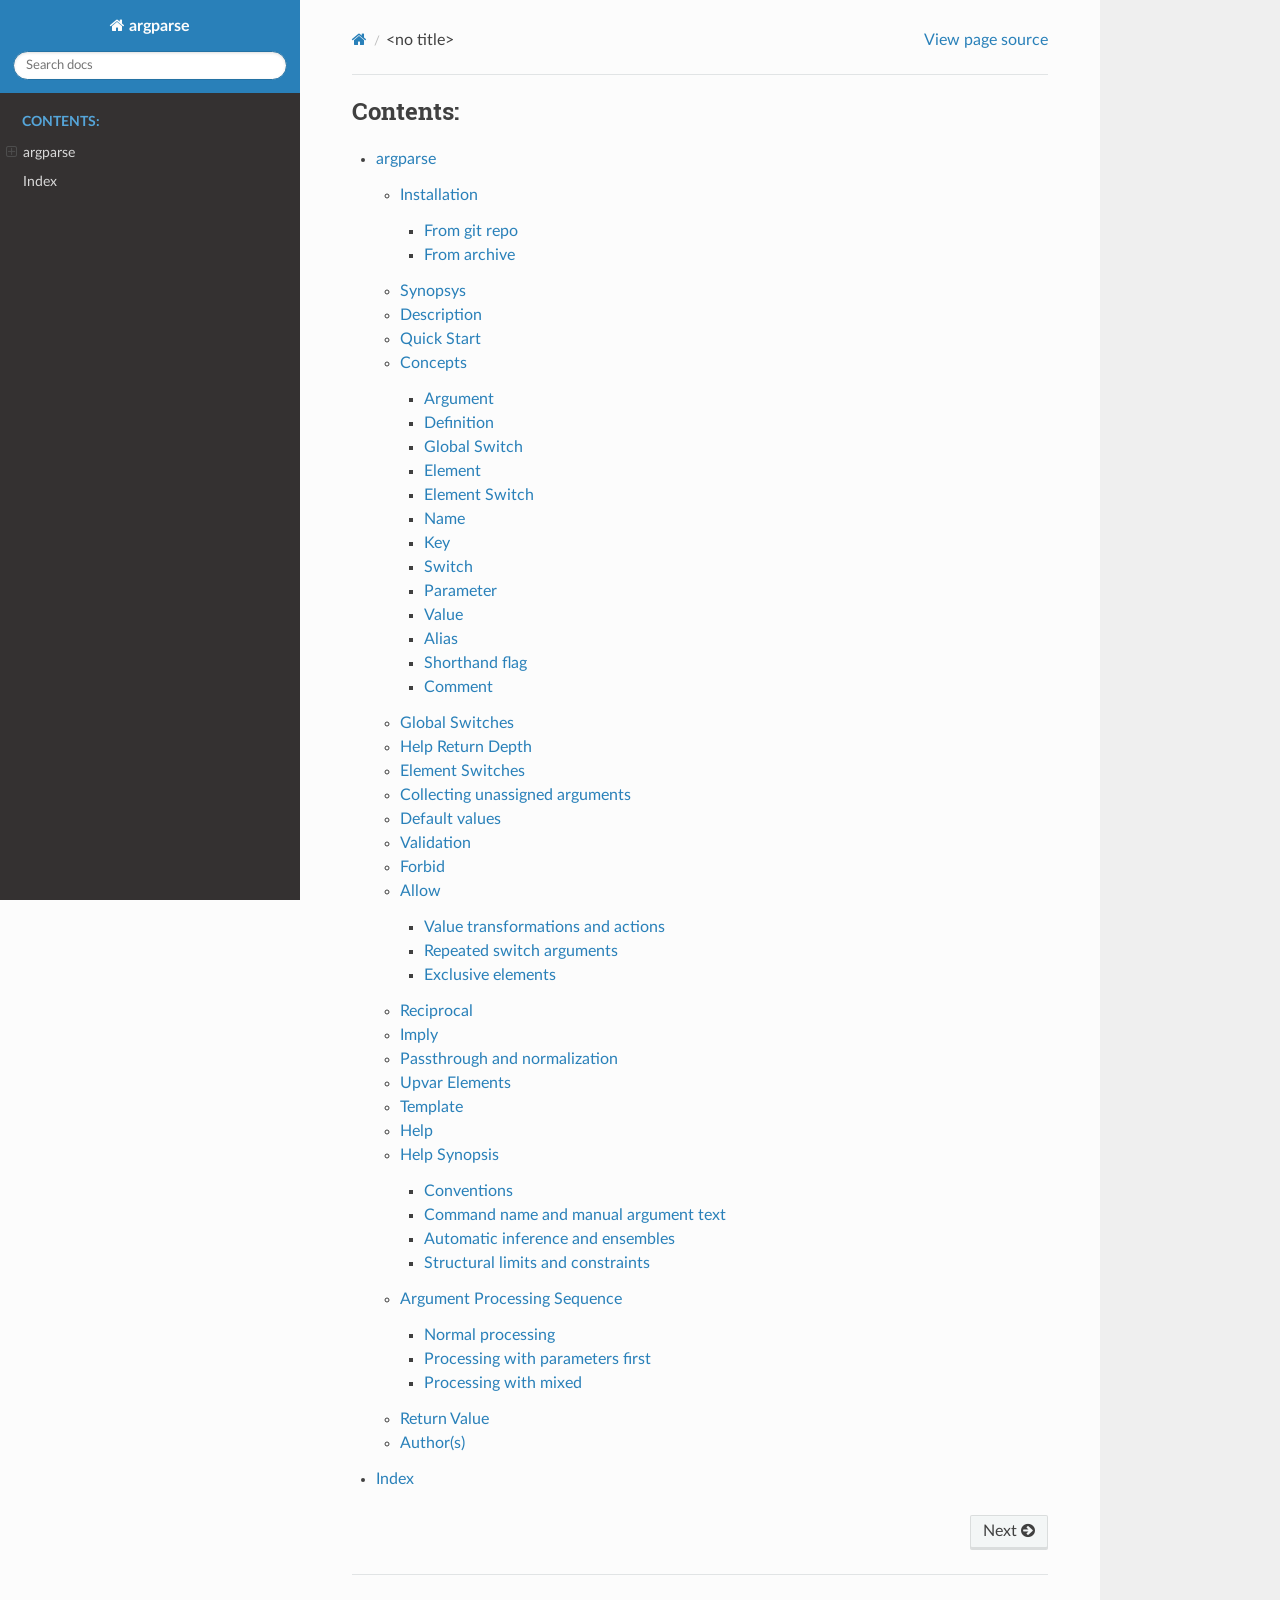
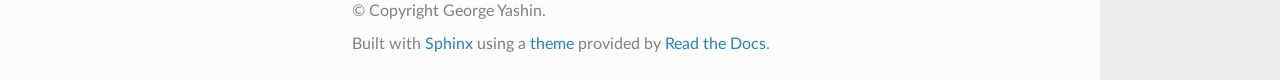
<file: docs/index.html>
<!DOCTYPE html>
<html class="writer-html5" lang="en" data-content_root="./">
<head>
  <meta charset="utf-8" /><meta name="viewport" content="width=device-width, initial-scale=1" />

  <meta name="viewport" content="width=device-width, initial-scale=1.0" />
  <title>&lt;no title&gt; &mdash; argparse  documentation</title>
      <link rel="stylesheet" type="text/css" href="_static/pygments.css?v=b86133f3" />
      <link rel="stylesheet" type="text/css" href="_static/css/theme.css?v=9edc463e" />
      <link rel="stylesheet" type="text/css" href="_static/manual.css?v=00cdc845" />

  
      <script src="_static/jquery.js?v=5d32c60e"></script>
      <script src="_static/_sphinx_javascript_frameworks_compat.js?v=2cd50e6c"></script>
      <script src="_static/documentation_options.js?v=5929fcd5"></script>
      <script src="_static/doctools.js?v=fd6eb6e6"></script>
      <script src="_static/sphinx_highlight.js?v=6ffebe34"></script>
    <script src="_static/js/theme.js"></script>
    <link rel="index" title="Index" href="genindex.html" />
    <link rel="search" title="Search" href="search.html" />
    <link rel="next" title="argparse" href="argparse.html" /> 
</head>

<body class="wy-body-for-nav"> 
  <div class="wy-grid-for-nav">
    <nav data-toggle="wy-nav-shift" class="wy-nav-side">
      <div class="wy-side-scroll">
        <div class="wy-side-nav-search" >

          
          
          <a href="#" class="icon icon-home">
            argparse
          </a>
<div role="search">
  <form id="rtd-search-form" class="wy-form" action="search.html" method="get">
    <input type="text" name="q" placeholder="Search docs" aria-label="Search docs" />
    <input type="hidden" name="check_keywords" value="yes" />
    <input type="hidden" name="area" value="default" />
  </form>
</div>
        </div><div class="wy-menu wy-menu-vertical" data-spy="affix" role="navigation" aria-label="Navigation menu">
              <p class="caption" role="heading"><span class="caption-text">Contents:</span></p>
<ul>
<li class="toctree-l1"><a class="reference internal" href="argparse.html">argparse</a><ul>
<li class="toctree-l2"><a class="reference internal" href="argparse.html#installation">Installation</a><ul>
<li class="toctree-l3"><a class="reference internal" href="argparse.html#from-git-repo">From git repo</a></li>
<li class="toctree-l3"><a class="reference internal" href="argparse.html#from-archive">From archive</a></li>
</ul>
</li>
<li class="toctree-l2"><a class="reference internal" href="argparse.html#synopsys">Synopsys</a></li>
<li class="toctree-l2"><a class="reference internal" href="argparse.html#description">Description</a></li>
<li class="toctree-l2"><a class="reference internal" href="argparse.html#quick-start">Quick Start</a></li>
<li class="toctree-l2"><a class="reference internal" href="argparse.html#concepts">Concepts</a><ul>
<li class="toctree-l3"><a class="reference internal" href="argparse.html#argument">Argument</a></li>
<li class="toctree-l3"><a class="reference internal" href="argparse.html#definition">Definition</a></li>
<li class="toctree-l3"><a class="reference internal" href="argparse.html#global-switch">Global Switch</a></li>
<li class="toctree-l3"><a class="reference internal" href="argparse.html#element">Element</a></li>
<li class="toctree-l3"><a class="reference internal" href="argparse.html#element-switch">Element Switch</a></li>
<li class="toctree-l3"><a class="reference internal" href="argparse.html#name">Name</a></li>
<li class="toctree-l3"><a class="reference internal" href="argparse.html#key">Key</a></li>
<li class="toctree-l3"><a class="reference internal" href="argparse.html#switch">Switch</a></li>
<li class="toctree-l3"><a class="reference internal" href="argparse.html#parameter">Parameter</a></li>
<li class="toctree-l3"><a class="reference internal" href="argparse.html#value">Value</a></li>
<li class="toctree-l3"><a class="reference internal" href="argparse.html#alias">Alias</a></li>
<li class="toctree-l3"><a class="reference internal" href="argparse.html#shorthand-flag">Shorthand flag</a></li>
<li class="toctree-l3"><a class="reference internal" href="argparse.html#comment">Comment</a></li>
</ul>
</li>
<li class="toctree-l2"><a class="reference internal" href="argparse.html#global-switches">Global Switches</a></li>
<li class="toctree-l2"><a class="reference internal" href="argparse.html#help-return-depth">Help Return Depth</a></li>
<li class="toctree-l2"><a class="reference internal" href="argparse.html#element-switches">Element Switches</a></li>
<li class="toctree-l2"><a class="reference internal" href="argparse.html#collecting-unassigned-arguments">Collecting unassigned arguments</a></li>
<li class="toctree-l2"><a class="reference internal" href="argparse.html#default-values">Default values</a></li>
<li class="toctree-l2"><a class="reference internal" href="argparse.html#validation">Validation</a></li>
<li class="toctree-l2"><a class="reference internal" href="argparse.html#forbid">Forbid</a></li>
<li class="toctree-l2"><a class="reference internal" href="argparse.html#allow">Allow</a><ul>
<li class="toctree-l3"><a class="reference internal" href="argparse.html#value-transformations-and-actions">Value transformations and actions</a></li>
<li class="toctree-l3"><a class="reference internal" href="argparse.html#repeated-switch-arguments">Repeated switch arguments</a></li>
<li class="toctree-l3"><a class="reference internal" href="argparse.html#exclusive-elements">Exclusive elements</a></li>
</ul>
</li>
<li class="toctree-l2"><a class="reference internal" href="argparse.html#reciprocal">Reciprocal</a></li>
<li class="toctree-l2"><a class="reference internal" href="argparse.html#imply">Imply</a></li>
<li class="toctree-l2"><a class="reference internal" href="argparse.html#passthrough-and-normalization">Passthrough and normalization</a></li>
<li class="toctree-l2"><a class="reference internal" href="argparse.html#upvar-elements">Upvar Elements</a></li>
<li class="toctree-l2"><a class="reference internal" href="argparse.html#template">Template</a></li>
<li class="toctree-l2"><a class="reference internal" href="argparse.html#help">Help</a></li>
<li class="toctree-l2"><a class="reference internal" href="argparse.html#help-synopsis">Help Synopsis</a><ul>
<li class="toctree-l3"><a class="reference internal" href="argparse.html#conventions">Conventions</a></li>
<li class="toctree-l3"><a class="reference internal" href="argparse.html#command-name-and-manual-argument-text">Command name and manual argument text</a></li>
<li class="toctree-l3"><a class="reference internal" href="argparse.html#automatic-inference-and-ensembles">Automatic inference and ensembles</a></li>
<li class="toctree-l3"><a class="reference internal" href="argparse.html#structural-limits-and-constraints">Structural limits and constraints</a></li>
</ul>
</li>
<li class="toctree-l2"><a class="reference internal" href="argparse.html#argument-processing-sequence">Argument Processing Sequence</a><ul>
<li class="toctree-l3"><a class="reference internal" href="argparse.html#normal-processing">Normal processing</a></li>
<li class="toctree-l3"><a class="reference internal" href="argparse.html#processing-with-parameters-first">Processing with parameters first</a></li>
<li class="toctree-l3"><a class="reference internal" href="argparse.html#processing-with-mixed">Processing with mixed</a></li>
</ul>
</li>
<li class="toctree-l2"><a class="reference internal" href="argparse.html#return-value">Return Value</a></li>
<li class="toctree-l2"><a class="reference internal" href="argparse.html#author-s">Author(s)</a></li>
</ul>
</li>
<li class="toctree-l1"><a class="reference internal" href="genindex.html">Index</a></li>
</ul>

        </div>
      </div>
    </nav>

    <section data-toggle="wy-nav-shift" class="wy-nav-content-wrap"><nav class="wy-nav-top" aria-label="Mobile navigation menu" >
          <i data-toggle="wy-nav-top" class="fa fa-bars"></i>
          <a href="#">argparse</a>
      </nav>

      <div class="wy-nav-content">
        <div class="rst-content">
          <div role="navigation" aria-label="Page navigation">
  <ul class="wy-breadcrumbs">
      <li><a href="#" class="icon icon-home" aria-label="Home"></a></li>
      <li class="breadcrumb-item active">&lt;no title&gt;</li>
      <li class="wy-breadcrumbs-aside">
            <a href="_sources/index.rst.txt" rel="nofollow"> View page source</a>
      </li>
  </ul>
  <hr/>
</div>
          <div role="main" class="document" itemscope="itemscope" itemtype="http://schema.org/Article">
           <div itemprop="articleBody">
             
  <div class="toctree-wrapper compound">
<p class="caption" role="heading"><span class="caption-text">Contents:</span></p>
<ul>
<li class="toctree-l1"><a class="reference internal" href="argparse.html">argparse</a><ul>
<li class="toctree-l2"><a class="reference internal" href="argparse.html#installation">Installation</a><ul>
<li class="toctree-l3"><a class="reference internal" href="argparse.html#from-git-repo">From git repo</a></li>
<li class="toctree-l3"><a class="reference internal" href="argparse.html#from-archive">From archive</a></li>
</ul>
</li>
<li class="toctree-l2"><a class="reference internal" href="argparse.html#synopsys">Synopsys</a></li>
<li class="toctree-l2"><a class="reference internal" href="argparse.html#description">Description</a></li>
<li class="toctree-l2"><a class="reference internal" href="argparse.html#quick-start">Quick Start</a></li>
<li class="toctree-l2"><a class="reference internal" href="argparse.html#concepts">Concepts</a><ul>
<li class="toctree-l3"><a class="reference internal" href="argparse.html#argument">Argument</a></li>
<li class="toctree-l3"><a class="reference internal" href="argparse.html#definition">Definition</a></li>
<li class="toctree-l3"><a class="reference internal" href="argparse.html#global-switch">Global Switch</a></li>
<li class="toctree-l3"><a class="reference internal" href="argparse.html#element">Element</a></li>
<li class="toctree-l3"><a class="reference internal" href="argparse.html#element-switch">Element Switch</a></li>
<li class="toctree-l3"><a class="reference internal" href="argparse.html#name">Name</a></li>
<li class="toctree-l3"><a class="reference internal" href="argparse.html#key">Key</a></li>
<li class="toctree-l3"><a class="reference internal" href="argparse.html#switch">Switch</a></li>
<li class="toctree-l3"><a class="reference internal" href="argparse.html#parameter">Parameter</a></li>
<li class="toctree-l3"><a class="reference internal" href="argparse.html#value">Value</a></li>
<li class="toctree-l3"><a class="reference internal" href="argparse.html#alias">Alias</a></li>
<li class="toctree-l3"><a class="reference internal" href="argparse.html#shorthand-flag">Shorthand flag</a></li>
<li class="toctree-l3"><a class="reference internal" href="argparse.html#comment">Comment</a></li>
</ul>
</li>
<li class="toctree-l2"><a class="reference internal" href="argparse.html#global-switches">Global Switches</a></li>
<li class="toctree-l2"><a class="reference internal" href="argparse.html#help-return-depth">Help Return Depth</a></li>
<li class="toctree-l2"><a class="reference internal" href="argparse.html#element-switches">Element Switches</a></li>
<li class="toctree-l2"><a class="reference internal" href="argparse.html#collecting-unassigned-arguments">Collecting unassigned arguments</a></li>
<li class="toctree-l2"><a class="reference internal" href="argparse.html#default-values">Default values</a></li>
<li class="toctree-l2"><a class="reference internal" href="argparse.html#validation">Validation</a></li>
<li class="toctree-l2"><a class="reference internal" href="argparse.html#forbid">Forbid</a></li>
<li class="toctree-l2"><a class="reference internal" href="argparse.html#allow">Allow</a><ul>
<li class="toctree-l3"><a class="reference internal" href="argparse.html#value-transformations-and-actions">Value transformations and actions</a></li>
<li class="toctree-l3"><a class="reference internal" href="argparse.html#repeated-switch-arguments">Repeated switch arguments</a></li>
<li class="toctree-l3"><a class="reference internal" href="argparse.html#exclusive-elements">Exclusive elements</a></li>
</ul>
</li>
<li class="toctree-l2"><a class="reference internal" href="argparse.html#reciprocal">Reciprocal</a></li>
<li class="toctree-l2"><a class="reference internal" href="argparse.html#imply">Imply</a></li>
<li class="toctree-l2"><a class="reference internal" href="argparse.html#passthrough-and-normalization">Passthrough and normalization</a></li>
<li class="toctree-l2"><a class="reference internal" href="argparse.html#upvar-elements">Upvar Elements</a></li>
<li class="toctree-l2"><a class="reference internal" href="argparse.html#template">Template</a></li>
<li class="toctree-l2"><a class="reference internal" href="argparse.html#help">Help</a></li>
<li class="toctree-l2"><a class="reference internal" href="argparse.html#help-synopsis">Help Synopsis</a><ul>
<li class="toctree-l3"><a class="reference internal" href="argparse.html#conventions">Conventions</a></li>
<li class="toctree-l3"><a class="reference internal" href="argparse.html#command-name-and-manual-argument-text">Command name and manual argument text</a></li>
<li class="toctree-l3"><a class="reference internal" href="argparse.html#automatic-inference-and-ensembles">Automatic inference and ensembles</a></li>
<li class="toctree-l3"><a class="reference internal" href="argparse.html#structural-limits-and-constraints">Structural limits and constraints</a></li>
</ul>
</li>
<li class="toctree-l2"><a class="reference internal" href="argparse.html#argument-processing-sequence">Argument Processing Sequence</a><ul>
<li class="toctree-l3"><a class="reference internal" href="argparse.html#normal-processing">Normal processing</a></li>
<li class="toctree-l3"><a class="reference internal" href="argparse.html#processing-with-parameters-first">Processing with parameters first</a></li>
<li class="toctree-l3"><a class="reference internal" href="argparse.html#processing-with-mixed">Processing with mixed</a></li>
</ul>
</li>
<li class="toctree-l2"><a class="reference internal" href="argparse.html#return-value">Return Value</a></li>
<li class="toctree-l2"><a class="reference internal" href="argparse.html#author-s">Author(s)</a></li>
</ul>
</li>
<li class="toctree-l1"><a class="reference internal" href="genindex.html">Index</a></li>
</ul>
</div>


           </div>
          </div>
          <footer><div class="rst-footer-buttons" role="navigation" aria-label="Footer">
        <a href="argparse.html" class="btn btn-neutral float-right" title="argparse" accesskey="n" rel="next">Next <span class="fa fa-arrow-circle-right" aria-hidden="true"></span></a>
    </div>

  <hr/>

  <div role="contentinfo">
    <p>&#169; Copyright George Yashin.</p>
  </div>

  Built with <a href="https://www.sphinx-doc.org/">Sphinx</a> using a
    <a href="https://github.com/readthedocs/sphinx_rtd_theme">theme</a>
    provided by <a href="https://readthedocs.org">Read the Docs</a>.
   

</footer>
        </div>
      </div>
    </section>
  </div>
  <script>
      jQuery(function () {
          SphinxRtdTheme.Navigation.enable(true);
      });
  </script> 

</body>
</html>
</file>
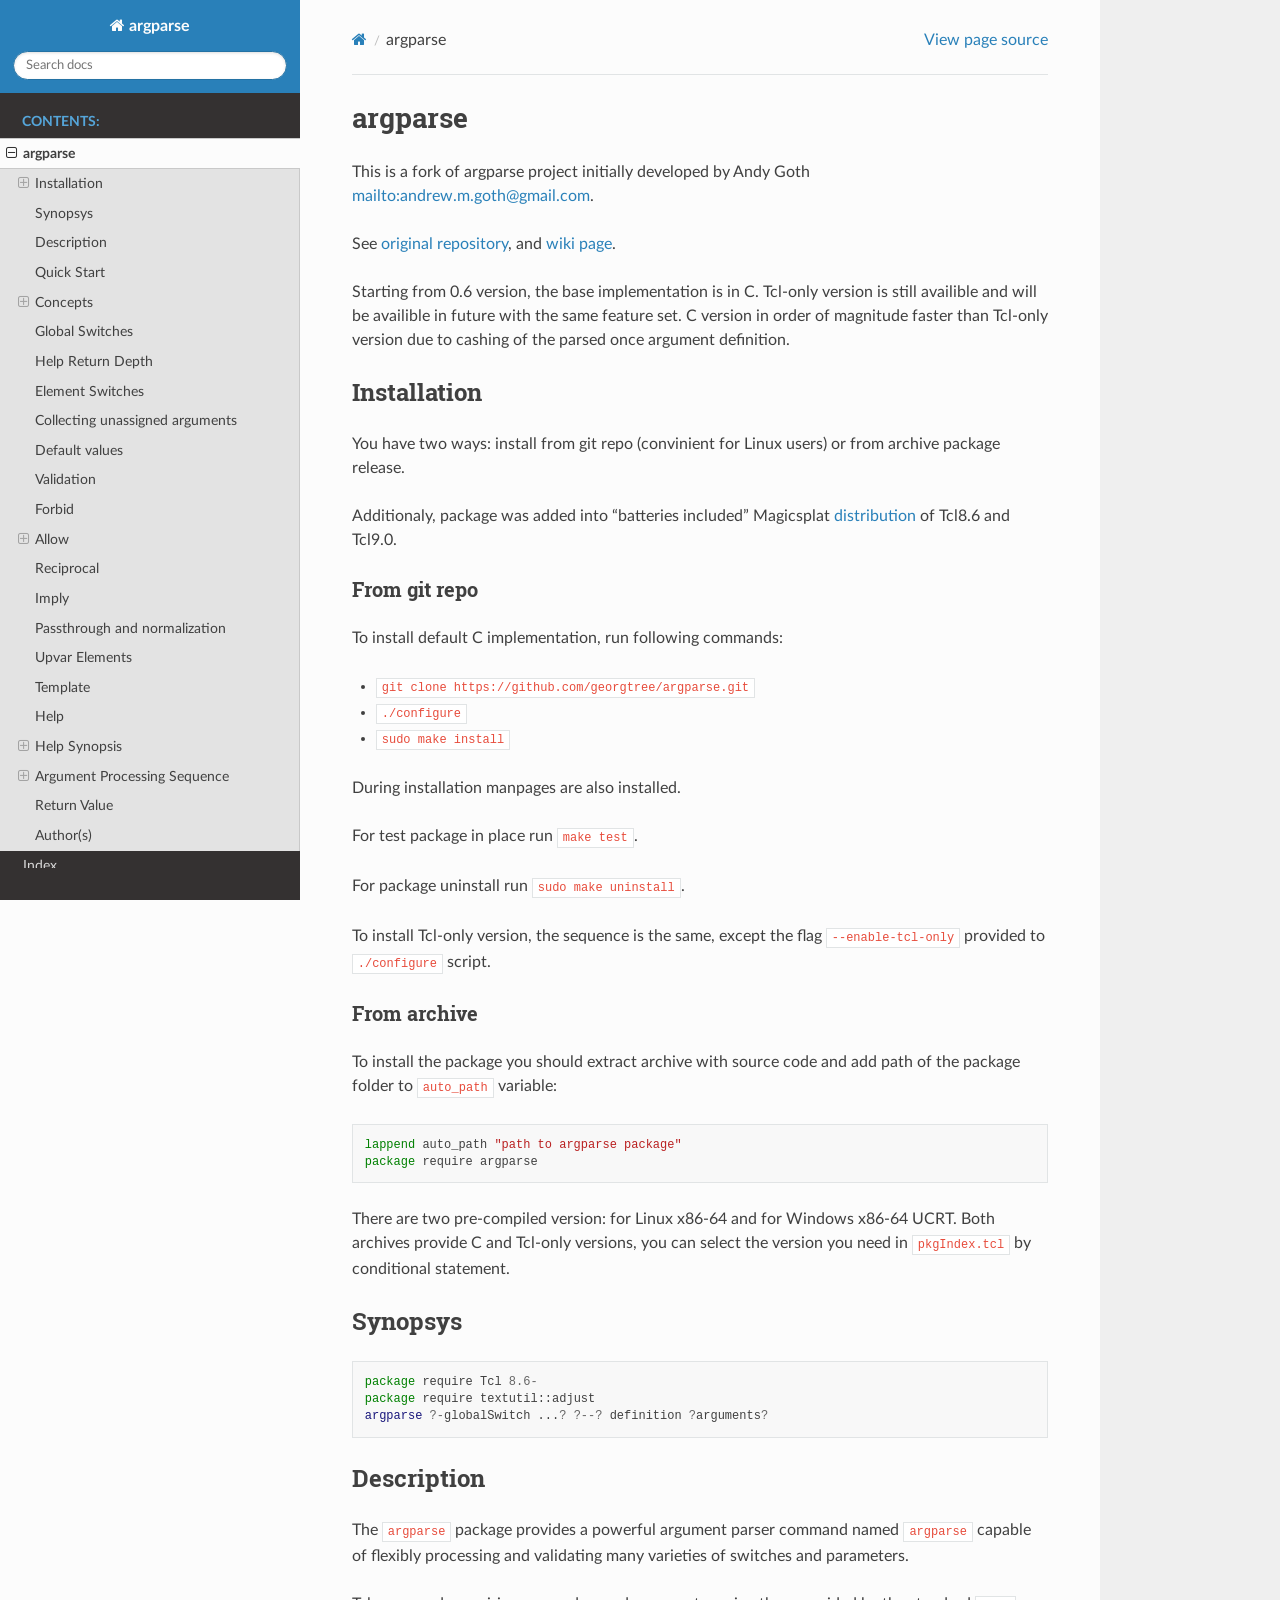
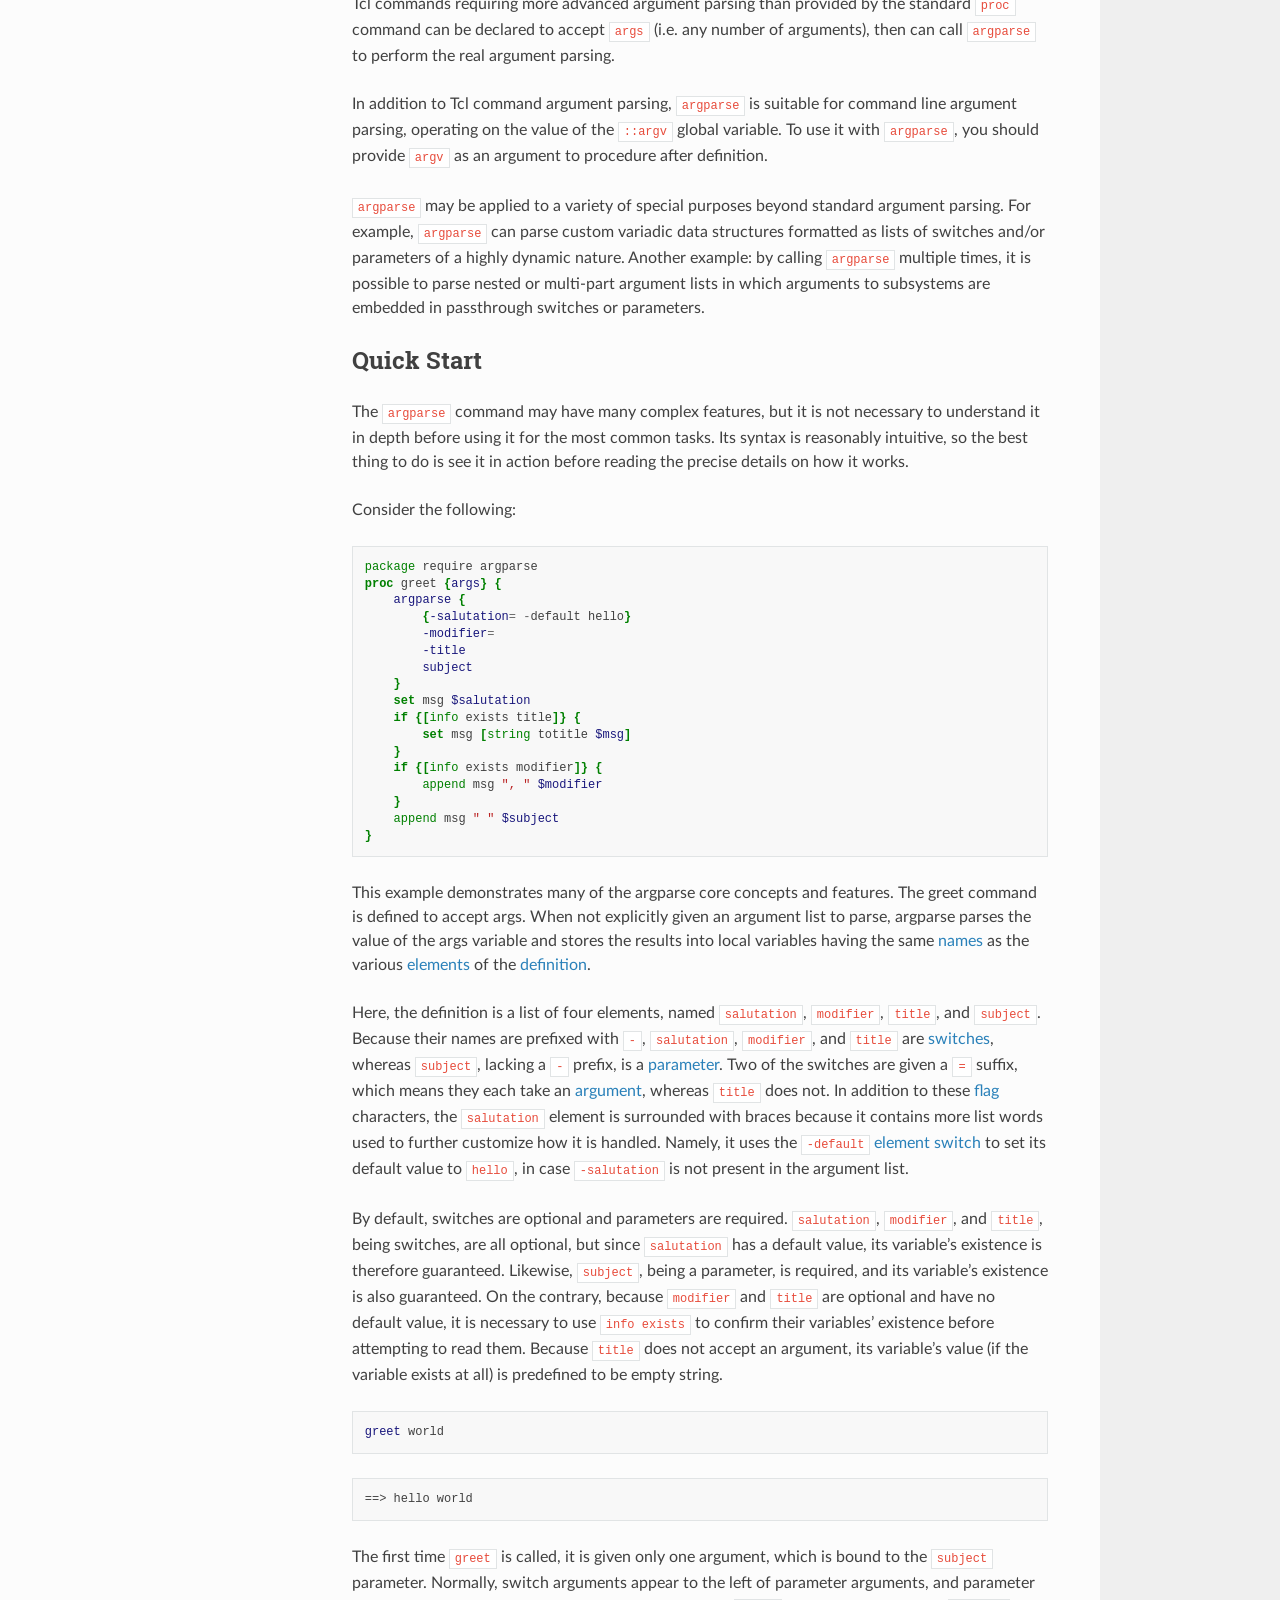
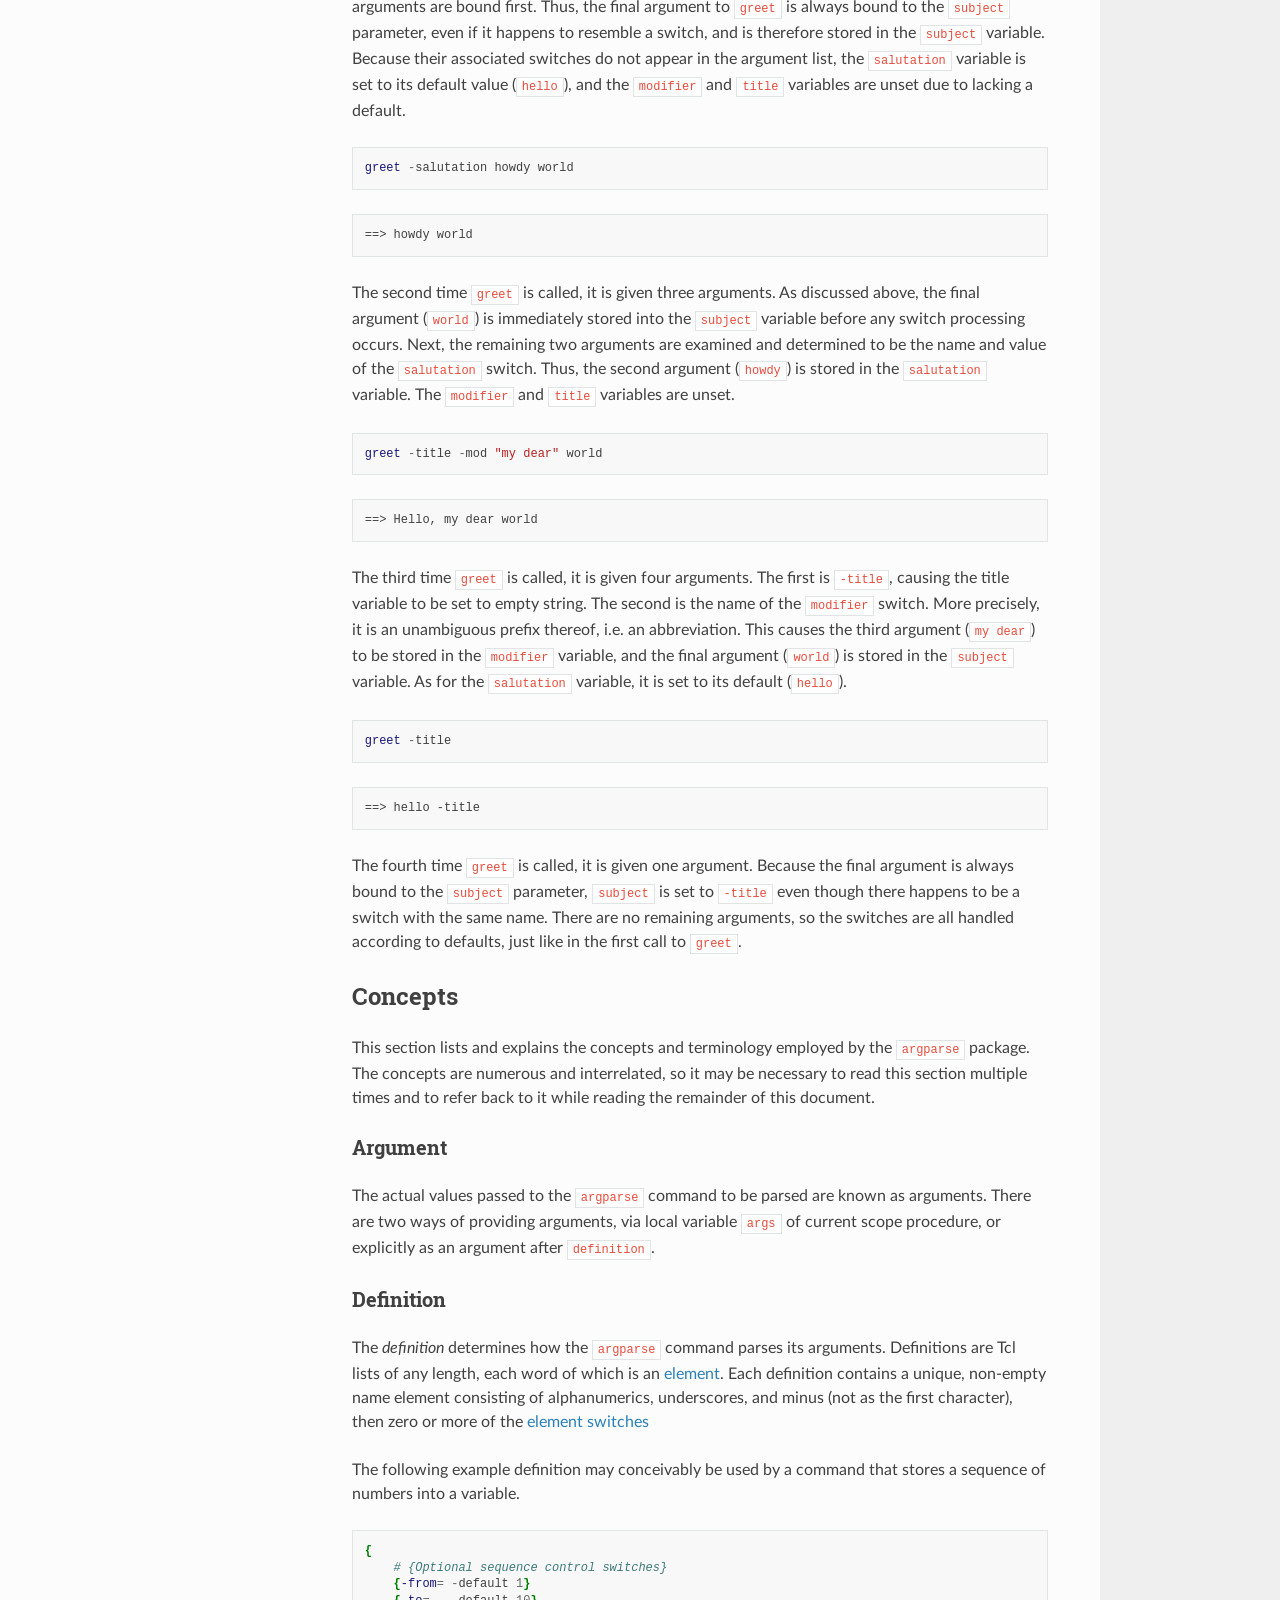
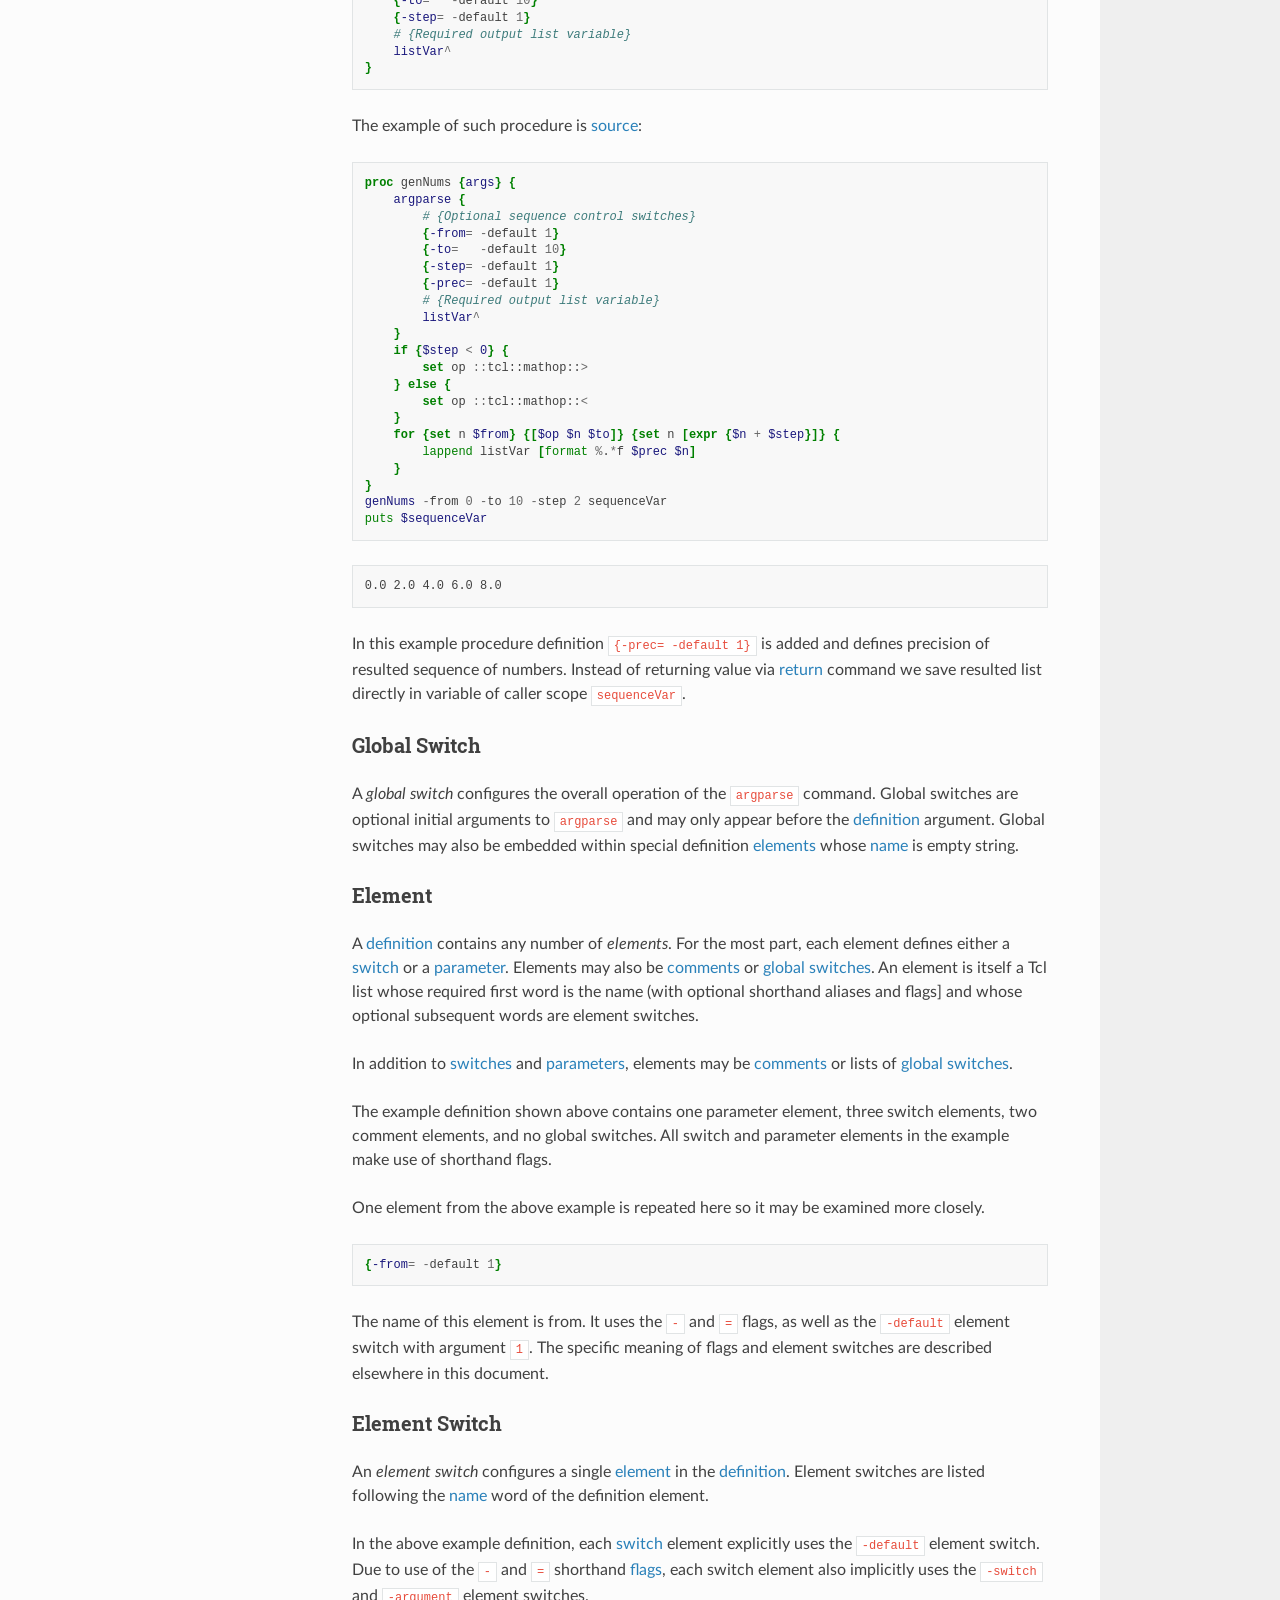
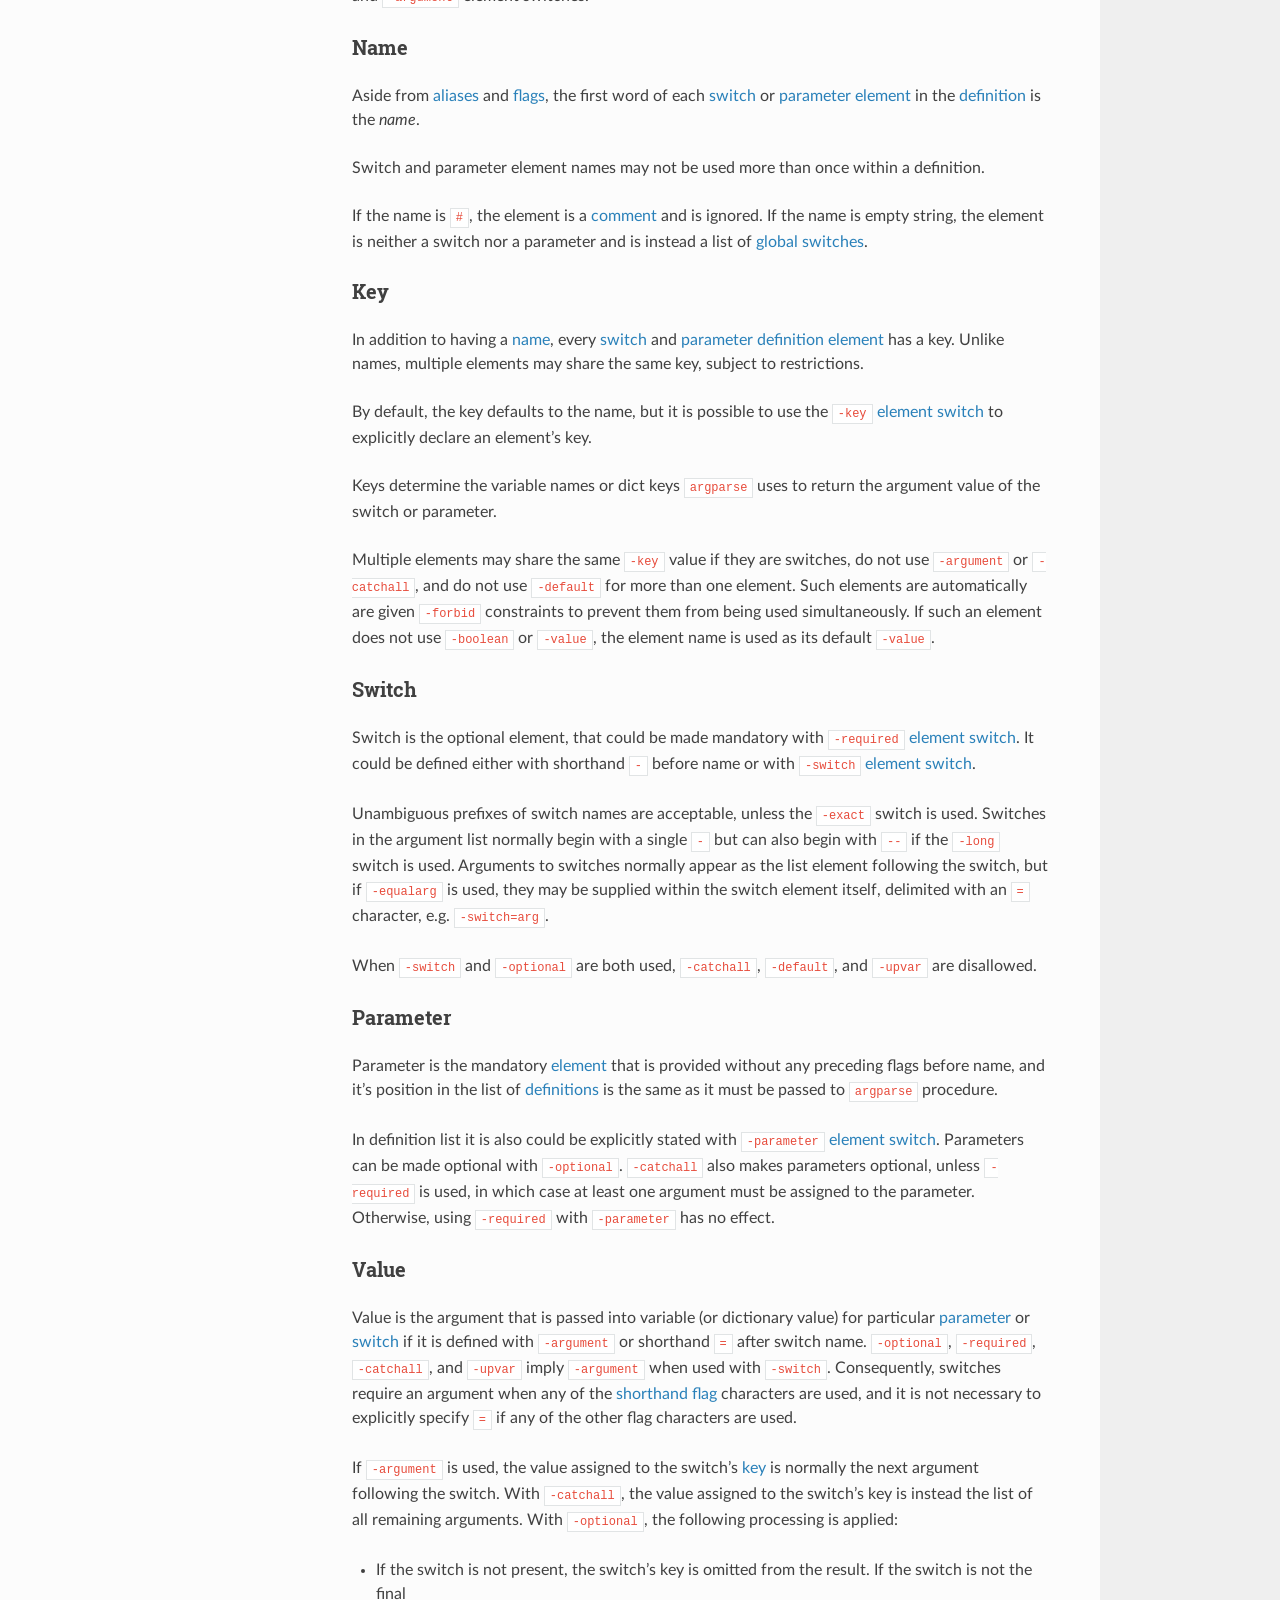
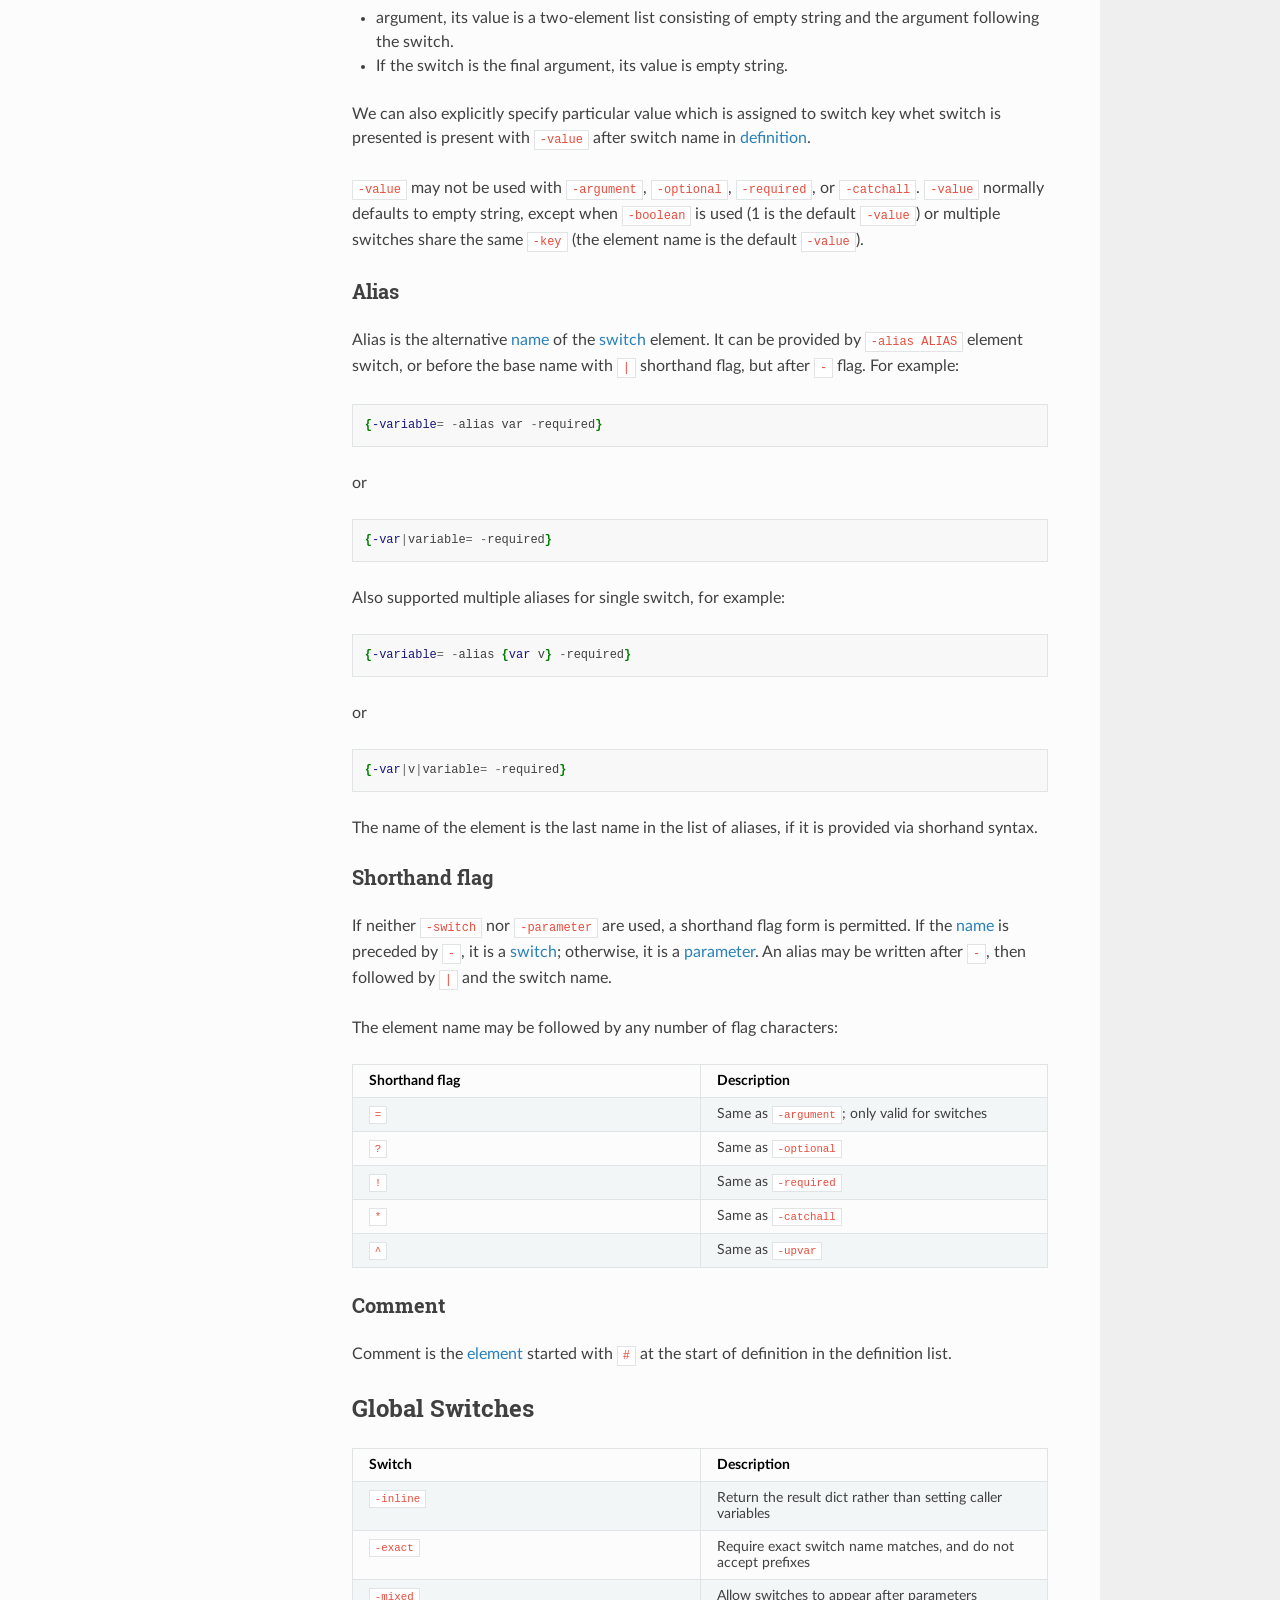
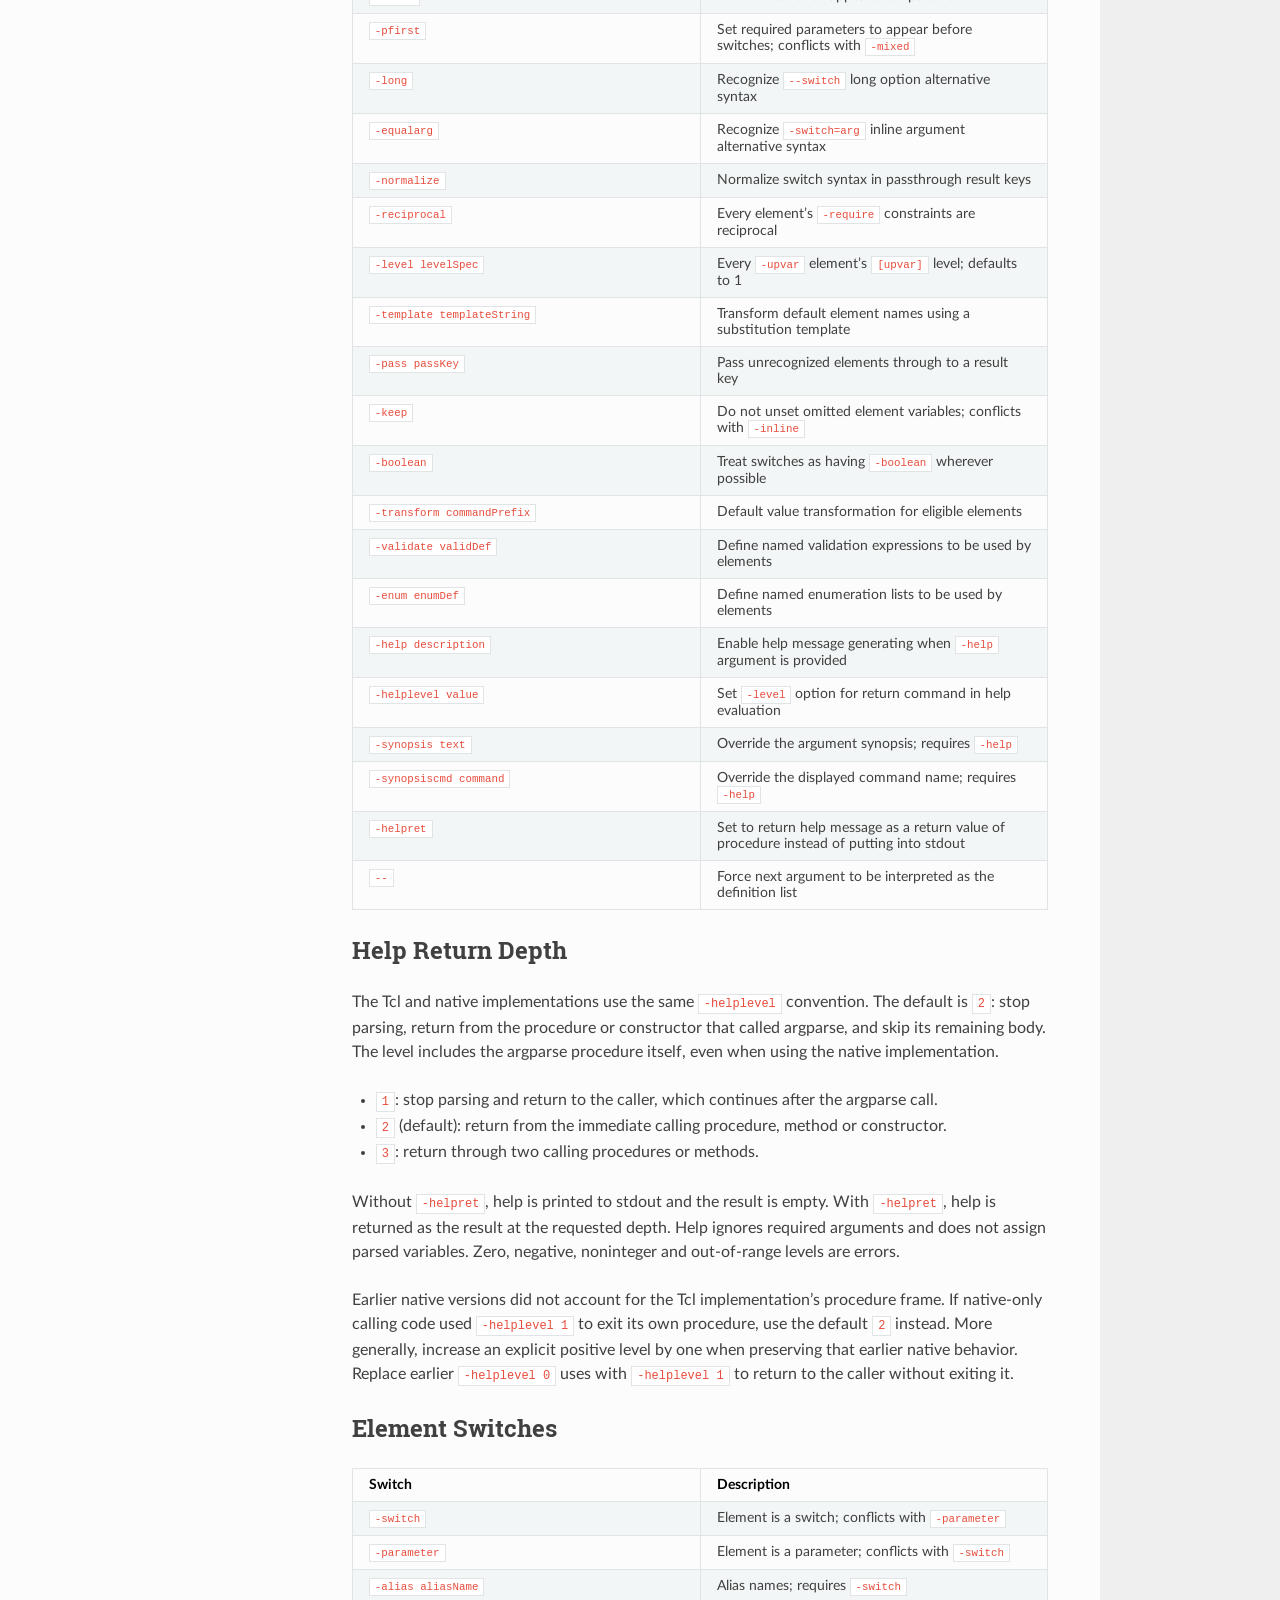
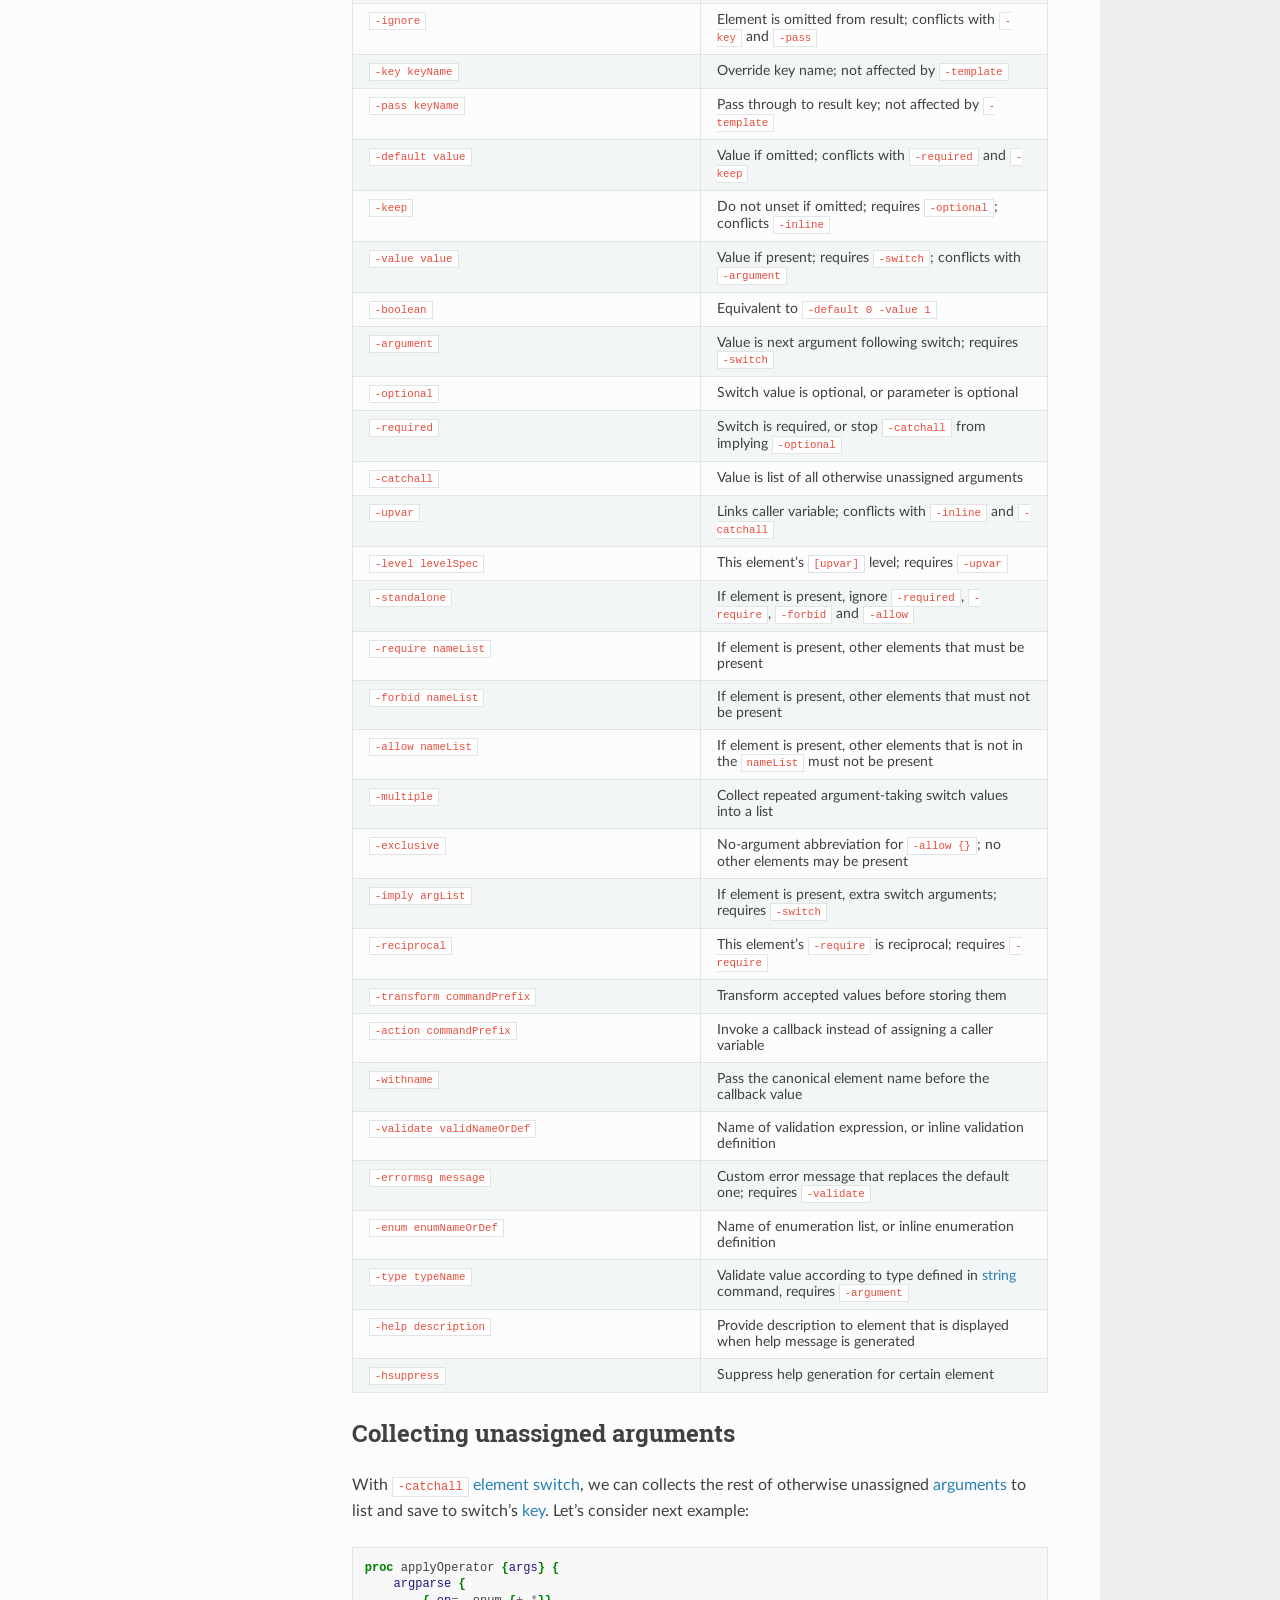
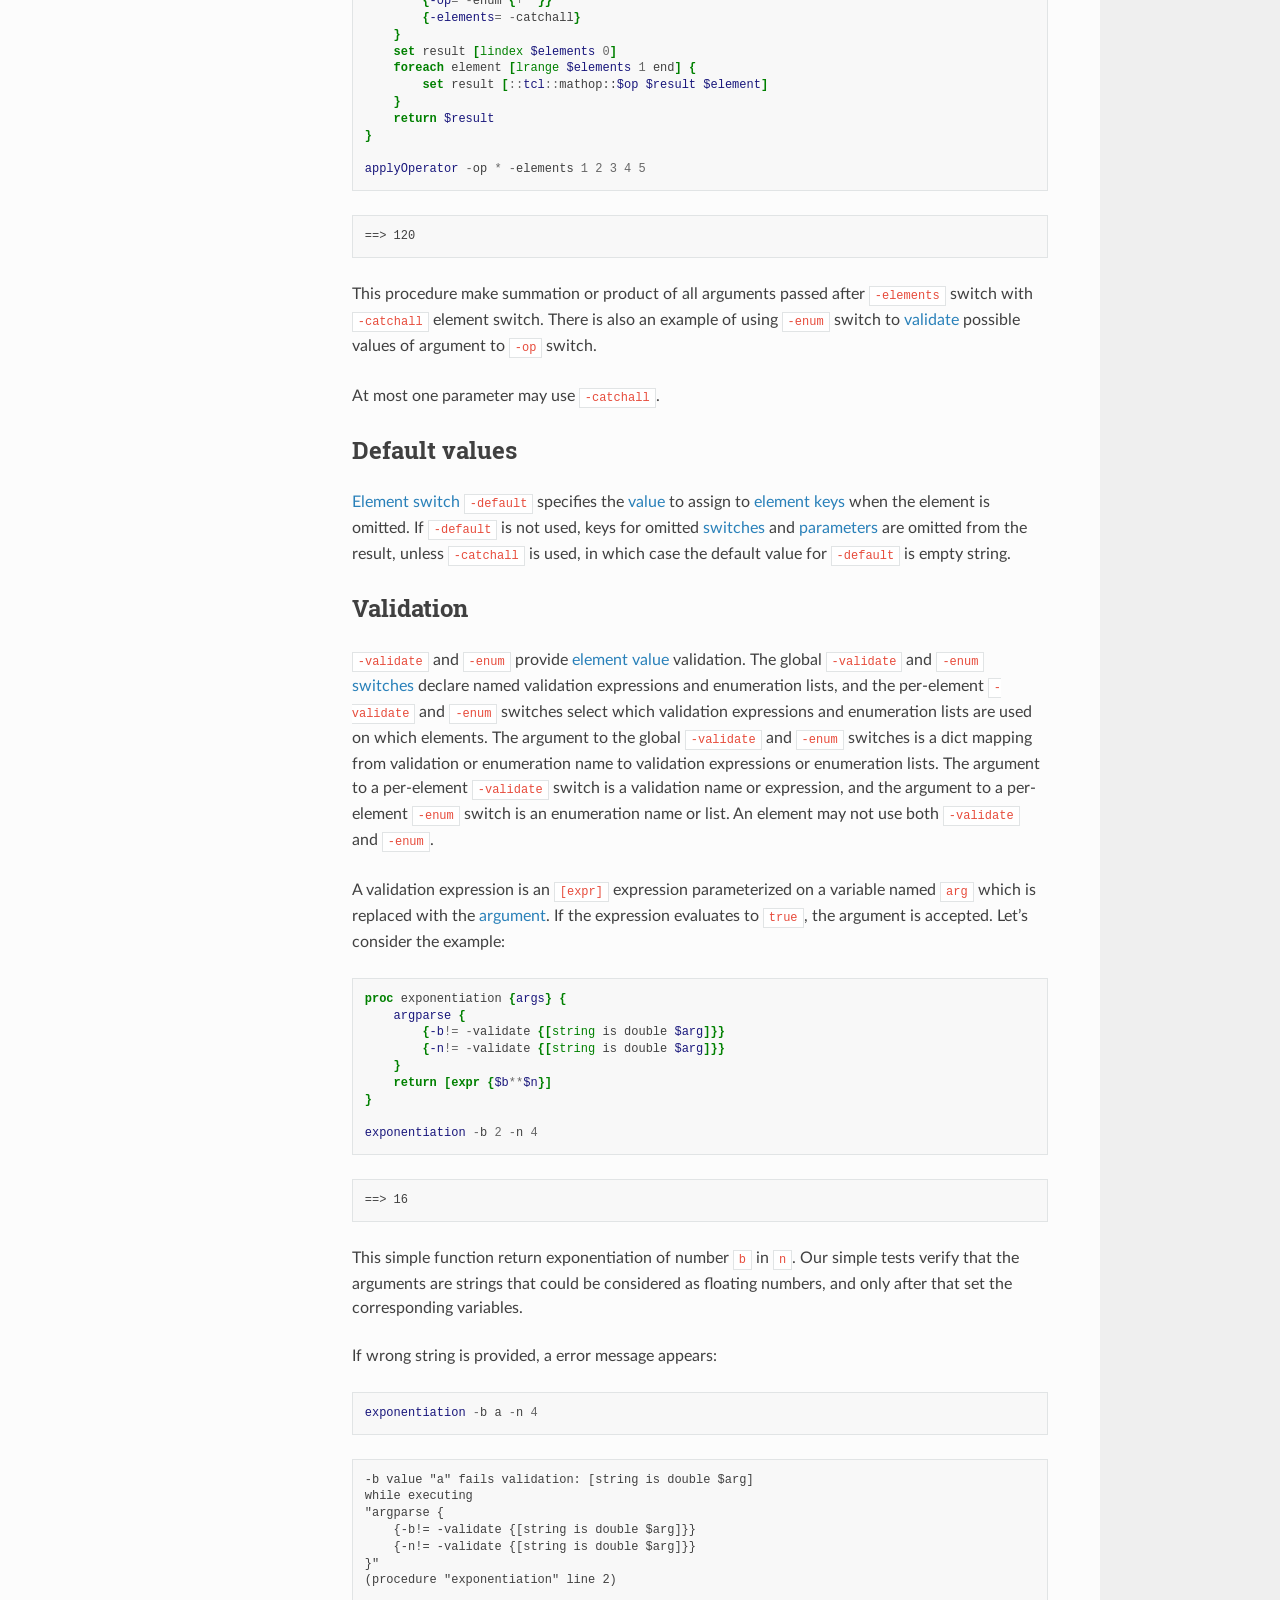
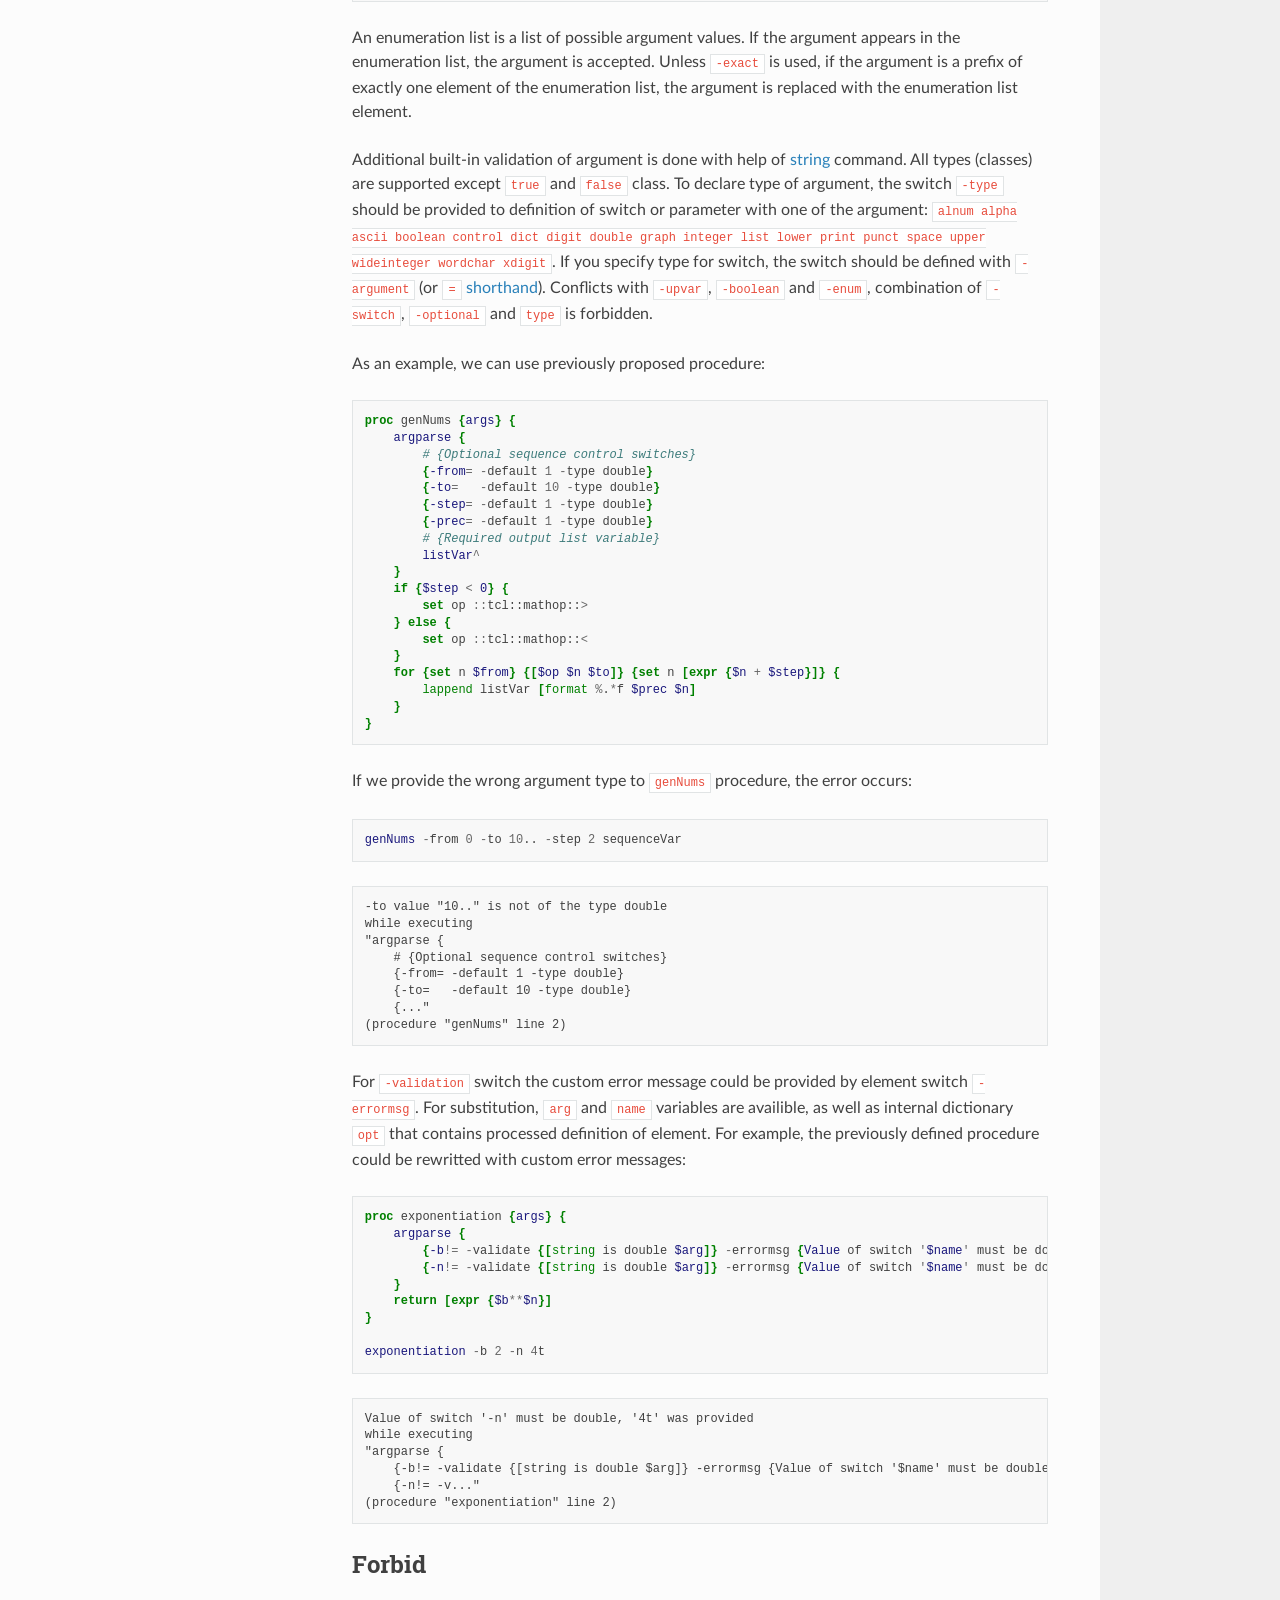
<file: docs/argparse.html>
<!DOCTYPE html>
<html class="writer-html5" lang="en" data-content_root="./">
<head>
  <meta charset="utf-8" /><meta name="viewport" content="width=device-width, initial-scale=1" />

  <meta name="viewport" content="width=device-width, initial-scale=1.0" />
  <title>argparse &mdash; argparse  documentation</title>
      <link rel="stylesheet" type="text/css" href="_static/pygments.css?v=b86133f3" />
      <link rel="stylesheet" type="text/css" href="_static/css/theme.css?v=9edc463e" />
      <link rel="stylesheet" type="text/css" href="_static/manual.css?v=00cdc845" />

  
      <script src="_static/jquery.js?v=5d32c60e"></script>
      <script src="_static/_sphinx_javascript_frameworks_compat.js?v=2cd50e6c"></script>
      <script src="_static/documentation_options.js?v=5929fcd5"></script>
      <script src="_static/doctools.js?v=fd6eb6e6"></script>
      <script src="_static/sphinx_highlight.js?v=6ffebe34"></script>
    <script src="_static/js/theme.js"></script>
    <link rel="index" title="Index" href="genindex.html" />
    <link rel="search" title="Search" href="search.html" />
    <link rel="prev" title="&lt;no title&gt;" href="index.html" /> 
</head>

<body class="wy-body-for-nav"> 
  <div class="wy-grid-for-nav">
    <nav data-toggle="wy-nav-shift" class="wy-nav-side">
      <div class="wy-side-scroll">
        <div class="wy-side-nav-search" >

          
          
          <a href="index.html" class="icon icon-home">
            argparse
          </a>
<div role="search">
  <form id="rtd-search-form" class="wy-form" action="search.html" method="get">
    <input type="text" name="q" placeholder="Search docs" aria-label="Search docs" />
    <input type="hidden" name="check_keywords" value="yes" />
    <input type="hidden" name="area" value="default" />
  </form>
</div>
        </div><div class="wy-menu wy-menu-vertical" data-spy="affix" role="navigation" aria-label="Navigation menu">
              <p class="caption" role="heading"><span class="caption-text">Contents:</span></p>
<ul class="current">
<li class="toctree-l1 current"><a class="current reference internal" href="#">argparse</a><ul>
<li class="toctree-l2"><a class="reference internal" href="#installation">Installation</a><ul>
<li class="toctree-l3"><a class="reference internal" href="#from-git-repo">From git repo</a></li>
<li class="toctree-l3"><a class="reference internal" href="#from-archive">From archive</a></li>
</ul>
</li>
<li class="toctree-l2"><a class="reference internal" href="#synopsys">Synopsys</a></li>
<li class="toctree-l2"><a class="reference internal" href="#description">Description</a></li>
<li class="toctree-l2"><a class="reference internal" href="#quick-start">Quick Start</a></li>
<li class="toctree-l2"><a class="reference internal" href="#concepts">Concepts</a><ul>
<li class="toctree-l3"><a class="reference internal" href="#argument">Argument</a></li>
<li class="toctree-l3"><a class="reference internal" href="#definition">Definition</a></li>
<li class="toctree-l3"><a class="reference internal" href="#global-switch">Global Switch</a></li>
<li class="toctree-l3"><a class="reference internal" href="#element">Element</a></li>
<li class="toctree-l3"><a class="reference internal" href="#element-switch">Element Switch</a></li>
<li class="toctree-l3"><a class="reference internal" href="#name">Name</a></li>
<li class="toctree-l3"><a class="reference internal" href="#key">Key</a></li>
<li class="toctree-l3"><a class="reference internal" href="#switch">Switch</a></li>
<li class="toctree-l3"><a class="reference internal" href="#parameter">Parameter</a></li>
<li class="toctree-l3"><a class="reference internal" href="#value">Value</a></li>
<li class="toctree-l3"><a class="reference internal" href="#alias">Alias</a></li>
<li class="toctree-l3"><a class="reference internal" href="#shorthand-flag">Shorthand flag</a></li>
<li class="toctree-l3"><a class="reference internal" href="#comment">Comment</a></li>
</ul>
</li>
<li class="toctree-l2"><a class="reference internal" href="#global-switches">Global Switches</a></li>
<li class="toctree-l2"><a class="reference internal" href="#help-return-depth">Help Return Depth</a></li>
<li class="toctree-l2"><a class="reference internal" href="#element-switches">Element Switches</a></li>
<li class="toctree-l2"><a class="reference internal" href="#collecting-unassigned-arguments">Collecting unassigned arguments</a></li>
<li class="toctree-l2"><a class="reference internal" href="#default-values">Default values</a></li>
<li class="toctree-l2"><a class="reference internal" href="#validation">Validation</a></li>
<li class="toctree-l2"><a class="reference internal" href="#forbid">Forbid</a></li>
<li class="toctree-l2"><a class="reference internal" href="#allow">Allow</a><ul>
<li class="toctree-l3"><a class="reference internal" href="#value-transformations-and-actions">Value transformations and actions</a></li>
<li class="toctree-l3"><a class="reference internal" href="#repeated-switch-arguments">Repeated switch arguments</a></li>
<li class="toctree-l3"><a class="reference internal" href="#exclusive-elements">Exclusive elements</a></li>
</ul>
</li>
<li class="toctree-l2"><a class="reference internal" href="#reciprocal">Reciprocal</a></li>
<li class="toctree-l2"><a class="reference internal" href="#imply">Imply</a></li>
<li class="toctree-l2"><a class="reference internal" href="#passthrough-and-normalization">Passthrough and normalization</a></li>
<li class="toctree-l2"><a class="reference internal" href="#upvar-elements">Upvar Elements</a></li>
<li class="toctree-l2"><a class="reference internal" href="#template">Template</a></li>
<li class="toctree-l2"><a class="reference internal" href="#help">Help</a></li>
<li class="toctree-l2"><a class="reference internal" href="#help-synopsis">Help Synopsis</a><ul>
<li class="toctree-l3"><a class="reference internal" href="#conventions">Conventions</a></li>
<li class="toctree-l3"><a class="reference internal" href="#command-name-and-manual-argument-text">Command name and manual argument text</a></li>
<li class="toctree-l3"><a class="reference internal" href="#automatic-inference-and-ensembles">Automatic inference and ensembles</a></li>
<li class="toctree-l3"><a class="reference internal" href="#structural-limits-and-constraints">Structural limits and constraints</a></li>
</ul>
</li>
<li class="toctree-l2"><a class="reference internal" href="#argument-processing-sequence">Argument Processing Sequence</a><ul>
<li class="toctree-l3"><a class="reference internal" href="#normal-processing">Normal processing</a></li>
<li class="toctree-l3"><a class="reference internal" href="#processing-with-parameters-first">Processing with parameters first</a></li>
<li class="toctree-l3"><a class="reference internal" href="#processing-with-mixed">Processing with mixed</a></li>
</ul>
</li>
<li class="toctree-l2"><a class="reference internal" href="#return-value">Return Value</a></li>
<li class="toctree-l2"><a class="reference internal" href="#author-s">Author(s)</a></li>
</ul>
</li>
<li class="toctree-l1"><a class="reference internal" href="genindex.html">Index</a></li>
</ul>

        </div>
      </div>
    </nav>

    <section data-toggle="wy-nav-shift" class="wy-nav-content-wrap"><nav class="wy-nav-top" aria-label="Mobile navigation menu" >
          <i data-toggle="wy-nav-top" class="fa fa-bars"></i>
          <a href="index.html">argparse</a>
      </nav>

      <div class="wy-nav-content">
        <div class="rst-content">
          <div role="navigation" aria-label="Page navigation">
  <ul class="wy-breadcrumbs">
      <li><a href="index.html" class="icon icon-home" aria-label="Home"></a></li>
      <li class="breadcrumb-item active">argparse</li>
      <li class="wy-breadcrumbs-aside">
            <a href="_sources/argparse.rst.txt" rel="nofollow"> View page source</a>
      </li>
  </ul>
  <hr/>
</div>
          <div role="main" class="document" itemscope="itemscope" itemtype="http://schema.org/Article">
           <div itemprop="articleBody">
             
  <section id="argparse">
<span id="r-argparse"></span><span id="r-namespaceqz3a3aargparse"></span><h1>argparse<a class="headerlink" href="#argparse" title="Link to this heading"></a></h1>
<p>This is a fork of argparse project initially developed by Andy Goth <a class="reference external" href="mailto:andrew&#46;m&#46;goth&#37;&#52;&#48;gmail&#46;com">mailto:andrew<span>&#46;</span>m<span>&#46;</span>goth<span>&#64;</span>gmail<span>&#46;</span>com</a>.</p>
<p>See <a class="reference external" href="https://core.tcl-lang.org/tcllib/timeline?r=amg-argparse">original repository</a>, and
<a class="reference external" href="https://wiki.tcl-lang.org/page/argparse">wiki page</a>.</p>
<p>Starting from 0.6 version, the base implementation is in C. Tcl-only version is still availible and will be
availible in future with the same feature set. C version in order of magnitude faster than Tcl-only version due
to cashing of the parsed once argument definition.</p>
<section id="installation">
<span id="r-argparse-installation"></span><span id="r-3a3aargparseqzinstallation"></span><h2>Installation<a class="headerlink" href="#installation" title="Link to this heading"></a></h2>
<p>You have two ways: install from git repo (convinient for Linux users) or from archive package release.</p>
<p>Additionaly, package was added into “batteries included” Magicsplat
<a class="reference external" href="https://www.magicsplat.com/tcl-installer/index.html#packages">distribution</a> of Tcl8.6 and Tcl9.0.</p>
<section id="from-git-repo">
<span id="r-argparse-from-git-repo"></span><span id="r-3a3aargparseqzfrom20git20repo"></span><h3>From git repo<a class="headerlink" href="#from-git-repo" title="Link to this heading"></a></h3>
<p>To install default C implementation, run following commands:</p>
<ul class="simple">
<li><p><code class="docutils literal notranslate"><span class="pre">git</span> <span class="pre">clone</span> <span class="pre">https://github.com/georgtree/argparse.git</span></code></p></li>
<li><p><code class="docutils literal notranslate"><span class="pre">./configure</span></code></p></li>
<li><p><code class="docutils literal notranslate"><span class="pre">sudo</span> <span class="pre">make</span> <span class="pre">install</span></code></p></li>
</ul>
<p>During installation manpages are also installed.</p>
<p>For test package in place run <code class="docutils literal notranslate"><span class="pre">make</span> <span class="pre">test</span></code>.</p>
<p>For package uninstall run <code class="docutils literal notranslate"><span class="pre">sudo</span> <span class="pre">make</span> <span class="pre">uninstall</span></code>.</p>
<p>To install Tcl-only version, the sequence is the same, except the flag <code class="docutils literal notranslate"><span class="pre">--enable-tcl-only</span></code> provided to
<code class="docutils literal notranslate"><span class="pre">./configure</span></code> script.</p>
</section>
<section id="from-archive">
<span id="r-argparse-from-archive"></span><span id="r-3a3aargparseqzfrom20archive"></span><h3>From archive<a class="headerlink" href="#from-archive" title="Link to this heading"></a></h3>
<p>To install the package you should extract archive with source code and add path of the package folder to
<code class="docutils literal notranslate"><span class="pre">auto_path</span></code> variable:</p>
<div class="highlight-tcl notranslate"><div class="highlight"><pre><span></span><span class="nb">lappend</span><span class="w"> </span>auto_path<span class="w"> </span><span class="s2">"path to argparse package"</span>
<span class="nb">package</span><span class="w"> </span>require<span class="w"> </span>argparse
</pre></div>
</div>
<p>There are two pre-compiled version: for Linux x86-64 and for Windows x86-64 UCRT. Both archives provide C and
Tcl-only versions, you can select the version you need in <code class="docutils literal notranslate"><span class="pre">pkgIndex.tcl</span></code> by conditional statement.</p>
</section>
</section>
<section id="synopsys">
<span id="r-argparse-synopsys"></span><span id="r-3a3aargparseqzsynopsys"></span><h2>Synopsys<a class="headerlink" href="#synopsys" title="Link to this heading"></a></h2>
<div class="highlight-tcl notranslate"><div class="highlight"><pre><span></span><span class="nb">package</span><span class="w"> </span>require<span class="w"> </span>Tcl<span class="w"> </span><span class="mf">8.6</span><span class="o">-</span>
<span class="nb">package</span><span class="w"> </span>require<span class="w"> </span>textutil::adjust
<span class="nv">argparse</span><span class="w"> </span><span class="o">?-</span>globalSwitch<span class="w"> </span>...<span class="o">?</span><span class="w"> </span><span class="o">?--?</span><span class="w"> </span>definition<span class="w"> </span><span class="o">?</span>arguments<span class="o">?</span>
</pre></div>
</div>
</section>
<section id="description">
<span id="r-argparse-description"></span><span id="r-3a3aargparseqzdescription"></span><h2>Description<a class="headerlink" href="#description" title="Link to this heading"></a></h2>
<p>The <code class="docutils literal notranslate"><span class="pre">argparse</span></code> package provides a powerful argument parser command named <code class="docutils literal notranslate"><span class="pre">argparse</span></code> capable of flexibly
processing and validating many varieties of switches and parameters.</p>
<p>Tcl commands requiring more advanced argument parsing than provided by the standard <code class="docutils literal notranslate"><span class="pre">proc</span></code> command can be
declared to accept <code class="docutils literal notranslate"><span class="pre">args</span></code> (i.e. any number of arguments), then can call <code class="docutils literal notranslate"><span class="pre">argparse</span></code> to perform the real argument
parsing.</p>
<p>In addition to Tcl command argument parsing, <code class="docutils literal notranslate"><span class="pre">argparse</span></code> is suitable for command line argument parsing, operating
on the value of the <code class="docutils literal notranslate"><span class="pre">::argv</span></code> global variable. To use it with <code class="docutils literal notranslate"><span class="pre">argparse</span></code>, you should provide <code class="docutils literal notranslate"><span class="pre">argv</span></code> as an
argument to procedure after definition.</p>
<p><code class="docutils literal notranslate"><span class="pre">argparse</span></code> may be applied to a variety of special purposes beyond standard argument parsing. For example,
<code class="docutils literal notranslate"><span class="pre">argparse</span></code> can parse custom variadic data structures formatted as lists of switches and/or parameters of a
highly dynamic nature.  Another example: by calling <code class="docutils literal notranslate"><span class="pre">argparse</span></code> multiple times, it is possible to parse nested or
multi-part argument lists in which arguments to subsystems are embedded in passthrough switches or parameters.</p>
</section>
<section id="quick-start">
<span id="r-argparse-quick-start"></span><span id="r-3a3aargparseqzquick20start"></span><h2>Quick Start<a class="headerlink" href="#quick-start" title="Link to this heading"></a></h2>
<p>The <code class="docutils literal notranslate"><span class="pre">argparse</span></code> command may have many complex features, but it is not necessary to understand it in depth before
using it for the most common tasks. Its syntax is reasonably intuitive, so the best thing to do is see it in
action before reading the precise details on how it works.</p>
<p>Consider the following:</p>
<div class="highlight-tcl notranslate"><div class="highlight"><pre><span></span><span class="nb">package</span><span class="w"> </span>require<span class="w"> </span>argparse
<span class="k">proc</span><span class="w"> </span>greet<span class="w"> </span><span class="k">{</span><span class="nv">args</span><span class="k">}</span><span class="w"> </span><span class="k">{</span>
<span class="w">    </span><span class="nv">argparse</span><span class="w"> </span><span class="k">{</span>
<span class="w">        </span><span class="k">{</span><span class="nv">-salutation</span><span class="o">=</span><span class="w"> </span><span class="o">-</span>default<span class="w"> </span>hello<span class="k">}</span>
<span class="w">        </span><span class="nv">-modifier</span><span class="o">=</span>
<span class="w">        </span><span class="nv">-title</span>
<span class="w">        </span><span class="nv">subject</span>
<span class="w">    </span><span class="k">}</span>
<span class="w">    </span><span class="k">set</span><span class="w"> </span>msg<span class="w"> </span><span class="nv">$salutation</span>
<span class="w">    </span><span class="k">if</span><span class="w"> </span><span class="k">{[</span><span class="nb">info</span><span class="w"> </span>exists<span class="w"> </span>title<span class="k">]}</span><span class="w"> </span><span class="k">{</span>
<span class="w">        </span><span class="k">set</span><span class="w"> </span>msg<span class="w"> </span><span class="k">[</span><span class="nb">string</span><span class="w"> </span>totitle<span class="w"> </span><span class="nv">$msg</span><span class="k">]</span>
<span class="w">    </span><span class="k">}</span>
<span class="w">    </span><span class="k">if</span><span class="w"> </span><span class="k">{[</span><span class="nb">info</span><span class="w"> </span>exists<span class="w"> </span>modifier<span class="k">]}</span><span class="w"> </span><span class="k">{</span>
<span class="w">        </span><span class="nb">append</span><span class="w"> </span>msg<span class="w"> </span><span class="s2">", "</span><span class="w"> </span><span class="nv">$modifier</span>
<span class="w">    </span><span class="k">}</span>
<span class="w">    </span><span class="nb">append</span><span class="w"> </span>msg<span class="w"> </span><span class="s2">" "</span><span class="w"> </span><span class="nv">$subject</span>
<span class="k">}</span>
</pre></div>
</div>
<p>This example demonstrates many of the argparse core concepts and features. The greet command is defined to
accept args.  When not explicitly given an argument list to parse, argparse parses the value of the args
variable and stores the results into local variables having the same <a class="reference internal" href="#r-3a3aargparseqzname"><span class="std std-ref">names</span></a> as the various
<a class="reference internal" href="#r-3a3aargparseqzelement"><span class="std std-ref">elements</span></a> of the <a class="reference internal" href="#r-3a3aargparseqzdefinition"><span class="std std-ref">definition</span></a>.</p>
<p>Here, the definition is a list of four elements, named <code class="docutils literal notranslate"><span class="pre">salutation</span></code>, <code class="docutils literal notranslate"><span class="pre">modifier</span></code>, <code class="docutils literal notranslate"><span class="pre">title</span></code>, and
<code class="docutils literal notranslate"><span class="pre">subject</span></code>. Because their names are prefixed with <code class="docutils literal notranslate"><span class="pre">-</span></code>, <code class="docutils literal notranslate"><span class="pre">salutation</span></code>, <code class="docutils literal notranslate"><span class="pre">modifier</span></code>, and <code class="docutils literal notranslate"><span class="pre">title</span></code> are
<a class="reference internal" href="#r-3a3aargparseqzswitch"><span class="std std-ref">switches</span></a>, whereas <code class="docutils literal notranslate"><span class="pre">subject</span></code>, lacking a <code class="docutils literal notranslate"><span class="pre">-</span></code> prefix, is a <a class="reference internal" href="#r-3a3aargparseqzparameter"><span class="std std-ref">parameter</span></a>. Two of the switches
are given a <code class="docutils literal notranslate"><span class="pre">=</span></code> suffix, which means they each take an <a class="reference internal" href="#r-3a3aargparseqzargument"><span class="std std-ref">argument</span></a>, whereas <code class="docutils literal notranslate"><span class="pre">title</span></code> does not. In
addition to these <a class="reference internal" href="#r-3a3aargparseqzshorthand20flag"><span class="std std-ref">flag</span></a> characters, the <code class="docutils literal notranslate"><span class="pre">salutation</span></code> element is surrounded with braces because
it contains more list words used to further customize how it is handled. Namely, it uses the <code class="docutils literal notranslate"><span class="pre">-default</span></code>
<a class="reference internal" href="#r-3a3aargparseqzelement20switches"><span class="std std-ref">element switch</span></a> to set its default value to <code class="docutils literal notranslate"><span class="pre">hello</span></code>, in case <code class="docutils literal notranslate"><span class="pre">-salutation</span></code> is not present in
the argument list.</p>
<p>By default, switches are optional and parameters are required. <code class="docutils literal notranslate"><span class="pre">salutation</span></code>, <code class="docutils literal notranslate"><span class="pre">modifier</span></code>, and <code class="docutils literal notranslate"><span class="pre">title</span></code>, being
switches, are all optional, but since <code class="docutils literal notranslate"><span class="pre">salutation</span></code> has a default value, its variable’s existence is therefore
guaranteed. Likewise, <code class="docutils literal notranslate"><span class="pre">subject</span></code>, being a parameter, is required, and its variable’s existence is also
guaranteed. On the contrary, because <code class="docutils literal notranslate"><span class="pre">modifier</span></code> and <code class="docutils literal notranslate"><span class="pre">title</span></code> are optional and have no default value, it is
necessary to use <code class="docutils literal notranslate"><span class="pre">info</span> <span class="pre">exists</span></code> to confirm their variables’ existence before attempting to read them. Because
<code class="docutils literal notranslate"><span class="pre">title</span></code> does not accept an argument, its variable’s value (if the variable exists at all) is predefined to be
empty string.</p>
<div class="highlight-tcl notranslate"><div class="highlight"><pre><span></span><span class="nv">greet</span><span class="w"> </span>world
</pre></div>
</div>
<div class="highlight-text notranslate"><div class="highlight"><pre><span></span>==&gt; hello world
</pre></div>
</div>
<p>The first time <code class="docutils literal notranslate"><span class="pre">greet</span></code> is called, it is given only one argument, which is bound to the <code class="docutils literal notranslate"><span class="pre">subject</span></code>
parameter. Normally, switch arguments appear to the left of parameter arguments, and parameter arguments are
bound first. Thus, the final argument to <code class="docutils literal notranslate"><span class="pre">greet</span></code> is always bound to the <code class="docutils literal notranslate"><span class="pre">subject</span></code> parameter, even if it happens
to resemble a switch, and is therefore stored in the <code class="docutils literal notranslate"><span class="pre">subject</span></code> variable. Because their associated switches do
not appear in the argument list, the <code class="docutils literal notranslate"><span class="pre">salutation</span></code> variable is set to its default value (<code class="docutils literal notranslate"><span class="pre">hello</span></code>), and the
<code class="docutils literal notranslate"><span class="pre">modifier</span></code> and <code class="docutils literal notranslate"><span class="pre">title</span></code> variables are unset due to lacking a default.</p>
<div class="highlight-tcl notranslate"><div class="highlight"><pre><span></span><span class="nv">greet</span><span class="w"> </span><span class="o">-</span>salutation<span class="w"> </span>howdy<span class="w"> </span>world
</pre></div>
</div>
<div class="highlight-text notranslate"><div class="highlight"><pre><span></span>==&gt; howdy world
</pre></div>
</div>
<p>The second time <code class="docutils literal notranslate"><span class="pre">greet</span></code> is called, it is given three arguments. As discussed above, the final argument (<code class="docutils literal notranslate"><span class="pre">world</span></code>)
is immediately stored into the <code class="docutils literal notranslate"><span class="pre">subject</span></code> variable before any switch processing occurs. Next, the remaining two
arguments are examined and determined to be the name and value of the <code class="docutils literal notranslate"><span class="pre">salutation</span></code> switch. Thus, the second
argument (<code class="docutils literal notranslate"><span class="pre">howdy</span></code>) is stored in the <code class="docutils literal notranslate"><span class="pre">salutation</span></code> variable. The <code class="docutils literal notranslate"><span class="pre">modifier</span></code> and <code class="docutils literal notranslate"><span class="pre">title</span></code> variables are unset.</p>
<div class="highlight-tcl notranslate"><div class="highlight"><pre><span></span><span class="nv">greet</span><span class="w"> </span><span class="o">-</span>title<span class="w"> </span><span class="o">-</span>mod<span class="w"> </span><span class="s2">"my dear"</span><span class="w"> </span>world
</pre></div>
</div>
<div class="highlight-text notranslate"><div class="highlight"><pre><span></span>==&gt; Hello, my dear world
</pre></div>
</div>
<p>The third time <code class="docutils literal notranslate"><span class="pre">greet</span></code> is called, it is given four arguments. The first is <code class="docutils literal notranslate"><span class="pre">-title</span></code>, causing the title variable
to be set to empty string. The second is the name of the <code class="docutils literal notranslate"><span class="pre">modifier</span></code> switch. More precisely, it is an unambiguous
prefix thereof, i.e. an abbreviation. This causes the third argument (<code class="docutils literal notranslate"><span class="pre">my</span> <span class="pre">dear</span></code>) to be stored in the <code class="docutils literal notranslate"><span class="pre">modifier</span></code>
variable, and the final argument (<code class="docutils literal notranslate"><span class="pre">world</span></code>) is stored in the <code class="docutils literal notranslate"><span class="pre">subject</span></code> variable. As for the <code class="docutils literal notranslate"><span class="pre">salutation</span></code>
variable, it is set to its default (<code class="docutils literal notranslate"><span class="pre">hello</span></code>).</p>
<div class="highlight-tcl notranslate"><div class="highlight"><pre><span></span><span class="nv">greet</span><span class="w"> </span><span class="o">-</span>title
</pre></div>
</div>
<div class="highlight-text notranslate"><div class="highlight"><pre><span></span>==&gt; hello -title
</pre></div>
</div>
<p>The fourth time <code class="docutils literal notranslate"><span class="pre">greet</span></code> is called, it is given one argument. Because the final argument is always bound to the
<code class="docutils literal notranslate"><span class="pre">subject</span></code> parameter, <code class="docutils literal notranslate"><span class="pre">subject</span></code> is set to <code class="docutils literal notranslate"><span class="pre">-title</span></code> even though there happens to be a switch with the same
name. There are no remaining arguments, so the switches are all handled according to defaults, just like in the
first call to <code class="docutils literal notranslate"><span class="pre">greet</span></code>.</p>
</section>
<section id="concepts">
<span id="r-argparse-concepts"></span><span id="r-3a3aargparseqzconcepts"></span><h2>Concepts<a class="headerlink" href="#concepts" title="Link to this heading"></a></h2>
<p>This section lists and explains the concepts and terminology employed by the <code class="docutils literal notranslate"><span class="pre">argparse</span></code> package. The concepts
are numerous and interrelated, so it may be necessary to read this section multiple times and to refer back to
it while reading the remainder of this document.</p>
<section id="argument">
<span id="r-argparse-argument"></span><span id="r-3a3aargparseqzargument"></span><h3>Argument<a class="headerlink" href="#argument" title="Link to this heading"></a></h3>
<p>The actual values passed to the <code class="docutils literal notranslate"><span class="pre">argparse</span></code> command to be parsed are known as arguments. There are two ways of
providing arguments, via local variable <code class="docutils literal notranslate"><span class="pre">args</span></code> of current scope procedure, or explicitly as an argument after
<code class="docutils literal notranslate"><span class="pre">definition</span></code>.</p>
</section>
<section id="definition">
<span id="r-argparse-definition"></span><span id="r-3a3aargparseqzdefinition"></span><h3>Definition<a class="headerlink" href="#definition" title="Link to this heading"></a></h3>
<p>The <em>definition</em> determines how the <code class="docutils literal notranslate"><span class="pre">argparse</span></code> command parses its arguments. Definitions are Tcl lists of any
length, each word of which is an <a class="reference internal" href="#r-3a3aargparseqzelement"><span class="std std-ref">element</span></a>. Each definition contains a unique, non-empty name element
consisting of alphanumerics, underscores, and minus (not as the first character), then zero or more of the
<a class="reference internal" href="#r-3a3aargparseqzelement20switch"><span class="std std-ref">element switches</span></a></p>
<p>The following example definition may conceivably be used by a command that stores a sequence of numbers into a
variable.</p>
<div class="highlight-tcl notranslate"><div class="highlight"><pre><span></span><span class="k">{</span>
<span class="w">    </span><span class="c"># {Optional sequence control switches}</span>
<span class="w">    </span><span class="k">{</span><span class="nv">-from</span><span class="o">=</span><span class="w"> </span><span class="o">-</span>default<span class="w"> </span><span class="mi">1</span><span class="k">}</span>
<span class="w">    </span><span class="k">{</span><span class="nv">-to</span><span class="o">=</span><span class="w">   </span><span class="o">-</span>default<span class="w"> </span><span class="mi">10</span><span class="k">}</span>
<span class="w">    </span><span class="k">{</span><span class="nv">-step</span><span class="o">=</span><span class="w"> </span><span class="o">-</span>default<span class="w"> </span><span class="mi">1</span><span class="k">}</span>
<span class="w">    </span><span class="c"># {Required output list variable}</span>
<span class="w">    </span><span class="nv">listVar</span><span class="o">^</span>
<span class="k">}</span>
</pre></div>
</div>
<p>The example of such procedure is <a class="reference external" href="https://stackoverflow.com/a/38436286/21306711">source</a>:</p>
<div class="highlight-tcl notranslate"><div class="highlight"><pre><span></span><span class="k">proc</span><span class="w"> </span>genNums<span class="w"> </span><span class="k">{</span><span class="nv">args</span><span class="k">}</span><span class="w"> </span><span class="k">{</span>
<span class="w">    </span><span class="nv">argparse</span><span class="w"> </span><span class="k">{</span>
<span class="w">        </span><span class="c"># {Optional sequence control switches}</span>
<span class="w">        </span><span class="k">{</span><span class="nv">-from</span><span class="o">=</span><span class="w"> </span><span class="o">-</span>default<span class="w"> </span><span class="mi">1</span><span class="k">}</span>
<span class="w">        </span><span class="k">{</span><span class="nv">-to</span><span class="o">=</span><span class="w">   </span><span class="o">-</span>default<span class="w"> </span><span class="mi">10</span><span class="k">}</span>
<span class="w">        </span><span class="k">{</span><span class="nv">-step</span><span class="o">=</span><span class="w"> </span><span class="o">-</span>default<span class="w"> </span><span class="mi">1</span><span class="k">}</span>
<span class="w">        </span><span class="k">{</span><span class="nv">-prec</span><span class="o">=</span><span class="w"> </span><span class="o">-</span>default<span class="w"> </span><span class="mi">1</span><span class="k">}</span>
<span class="w">        </span><span class="c"># {Required output list variable}</span>
<span class="w">        </span><span class="nv">listVar</span><span class="o">^</span>
<span class="w">    </span><span class="k">}</span>
<span class="w">    </span><span class="k">if</span><span class="w"> </span><span class="k">{</span><span class="nv">$step</span><span class="w"> </span><span class="o">&lt;</span><span class="w"> </span><span class="nv">0</span><span class="k">}</span><span class="w"> </span><span class="k">{</span>
<span class="w">        </span><span class="k">set</span><span class="w"> </span>op<span class="w"> </span><span class="o">::</span>tcl::mathop::<span class="o">&gt;</span>
<span class="w">    </span><span class="k">}</span><span class="w"> </span><span class="k">else</span><span class="w"> </span><span class="k">{</span>
<span class="w">        </span><span class="k">set</span><span class="w"> </span>op<span class="w"> </span><span class="o">::</span>tcl::mathop::<span class="o">&lt;</span>
<span class="w">    </span><span class="k">}</span>
<span class="w">    </span><span class="k">for</span><span class="w"> </span><span class="k">{set</span><span class="w"> </span>n<span class="w"> </span><span class="nv">$from</span><span class="k">}</span><span class="w"> </span><span class="k">{[</span><span class="nv">$op</span><span class="w"> </span><span class="nv">$n</span><span class="w"> </span><span class="nv">$to</span><span class="k">]}</span><span class="w"> </span><span class="k">{set</span><span class="w"> </span>n<span class="w"> </span><span class="k">[expr</span><span class="w"> </span><span class="k">{</span><span class="nv">$n</span><span class="w"> </span><span class="o">+</span><span class="w"> </span><span class="nv">$step</span><span class="k">}]}</span><span class="w"> </span><span class="k">{</span>
<span class="w">        </span><span class="nb">lappend</span><span class="w"> </span>listVar<span class="w"> </span><span class="k">[</span><span class="nb">format</span><span class="w"> </span><span class="o">%</span>.<span class="o">*</span>f<span class="w"> </span><span class="nv">$prec</span><span class="w"> </span><span class="nv">$n</span><span class="k">]</span>
<span class="w">    </span><span class="k">}</span>
<span class="k">}</span>
<span class="nv">genNums</span><span class="w"> </span><span class="o">-</span>from<span class="w"> </span><span class="mi">0</span><span class="w"> </span><span class="o">-</span>to<span class="w"> </span><span class="mi">10</span><span class="w"> </span><span class="o">-</span>step<span class="w"> </span><span class="mi">2</span><span class="w"> </span>sequenceVar
<span class="nb">puts</span><span class="w"> </span><span class="nv">$sequenceVar</span>
</pre></div>
</div>
<div class="highlight-text notranslate"><div class="highlight"><pre><span></span>0.0 2.0 4.0 6.0 8.0
</pre></div>
</div>
<p>In this example procedure definition <code class="docutils literal notranslate"><span class="pre">{-prec=</span> <span class="pre">-default</span> <span class="pre">1}</span></code> is added and defines precision of resulted sequence
of numbers. Instead of returning value via <a class="reference external" href="https://www.tcl-lang.org/man/tcl9.0/TclCmd/index.html">return</a> command we save resulted list directly in variable of
caller scope <code class="docutils literal notranslate"><span class="pre">sequenceVar</span></code>.</p>
</section>
<section id="global-switch">
<span id="r-argparse-global-switch"></span><span id="r-3a3aargparseqzglobal20switch"></span><h3>Global Switch<a class="headerlink" href="#global-switch" title="Link to this heading"></a></h3>
<p>A <em>global switch</em> configures the overall operation of the <code class="docutils literal notranslate"><span class="pre">argparse</span></code> command. Global switches are optional
initial arguments to <code class="docutils literal notranslate"><span class="pre">argparse</span></code> and may only appear before the <a class="reference internal" href="#r-3a3aargparseqzdefinition"><span class="std std-ref">definition</span></a> argument. Global
switches may also be embedded within special definition <a class="reference internal" href="#r-3a3aargparseqzelement"><span class="std std-ref">elements</span></a> whose <a class="reference internal" href="#r-3a3aargparseqzname"><span class="std std-ref">name</span></a> is empty
string.</p>
</section>
<section id="element">
<span id="r-argparse-element"></span><span id="r-3a3aargparseqzelement"></span><h3>Element<a class="headerlink" href="#element" title="Link to this heading"></a></h3>
<p>A <a class="reference internal" href="#r-3a3aargparseqzdefinition"><span class="std std-ref">definition</span></a> contains any number of <em>elements</em>. For the most part, each element defines either a
<a class="reference internal" href="#r-3a3aargparseqzswitch"><span class="std std-ref">switch</span></a> or a <a class="reference internal" href="#r-3a3aargparseqzparameter"><span class="std std-ref">parameter</span></a>. Elements may also be <a class="reference internal" href="#r-3a3aargparseqzcomment"><span class="std std-ref">comments</span></a> or <a class="reference internal" href="#r-3a3aargparseqzglobal20switches"><span class="std std-ref">global
switches</span></a>. An element is itself a Tcl list whose required first word is the name (with
optional shorthand aliases and flags] and whose optional subsequent words are element switches.</p>
<p>In addition to <a class="reference internal" href="#r-3a3aargparseqzswitch"><span class="std std-ref">switches</span></a> and <a class="reference internal" href="#r-3a3aargparseqzparameter"><span class="std std-ref">parameters</span></a>, elements may be <a class="reference internal" href="#r-3a3aargparseqzcomment"><span class="std std-ref">comments</span></a> or lists
of <a class="reference internal" href="#r-3a3aargparseqzglobal20switches"><span class="std std-ref">global switches</span></a>.</p>
<p>The example definition shown above contains one parameter element, three switch elements, two comment elements,
and no global switches. All switch and parameter elements in the example make use of shorthand flags.</p>
<p>One element from the above example is repeated here so it may be examined more closely.</p>
<div class="highlight-tcl notranslate"><div class="highlight"><pre><span></span><span class="k">{</span><span class="nv">-from</span><span class="o">=</span><span class="w"> </span><span class="o">-</span>default<span class="w"> </span><span class="mi">1</span><span class="k">}</span>
</pre></div>
</div>
<p>The name of this element is from. It uses the <code class="docutils literal notranslate"><span class="pre">-</span></code> and <code class="docutils literal notranslate"><span class="pre">=</span></code> flags, as well as the <code class="docutils literal notranslate"><span class="pre">-default</span></code> element switch with
argument <code class="docutils literal notranslate"><span class="pre">1</span></code>. The specific meaning of flags and element switches are described elsewhere in this document.</p>
</section>
<section id="element-switch">
<span id="r-argparse-element-switch"></span><span id="r-3a3aargparseqzelement20switch"></span><h3>Element Switch<a class="headerlink" href="#element-switch" title="Link to this heading"></a></h3>
<p>An <em>element switch</em> configures a single <a class="reference internal" href="#r-3a3aargparseqzelement"><span class="std std-ref">element</span></a> in the <a class="reference internal" href="#r-3a3aargparseqzdefinition"><span class="std std-ref">definition</span></a>. Element switches
are listed following the <a class="reference internal" href="#r-3a3aargparseqzname"><span class="std std-ref">name</span></a> word of the definition element.</p>
<p>In the above example definition, each <a class="reference internal" href="#r-3a3aargparseqzswitch"><span class="std std-ref">switch</span></a> element explicitly uses the <code class="docutils literal notranslate"><span class="pre">-default</span></code> element
switch. Due to use of the <code class="docutils literal notranslate"><span class="pre">-</span></code> and <code class="docutils literal notranslate"><span class="pre">=</span></code> shorthand <a class="reference internal" href="#r-3a3aargparseqzshorthand20flag"><span class="std std-ref">flags</span></a>, each switch element also implicitly
uses the <code class="docutils literal notranslate"><span class="pre">-switch</span></code> and <code class="docutils literal notranslate"><span class="pre">-argument</span></code> element switches.</p>
</section>
<section id="name">
<span id="r-argparse-name"></span><span id="r-3a3aargparseqzname"></span><h3>Name<a class="headerlink" href="#name" title="Link to this heading"></a></h3>
<p>Aside from <a class="reference internal" href="#r-3a3aargparseqzalias"><span class="std std-ref">aliases</span></a> and <a class="reference internal" href="#r-3a3aargparseqzshorthand20flag"><span class="std std-ref">flags</span></a>, the first word of each <a class="reference internal" href="#r-3a3aargparseqzswitch"><span class="std std-ref">switch</span></a> or
<a class="reference internal" href="#r-3a3aargparseqzparameter"><span class="std std-ref">parameter</span></a> <a class="reference internal" href="#r-3a3aargparseqzelement"><span class="std std-ref">element</span></a> in the <a class="reference internal" href="#r-3a3aargparseqzdefinition"><span class="std std-ref">definition</span></a> is the <em>name</em>.</p>
<p>Switch and parameter element names may not be used more than once within a definition.</p>
<p>If the name is <code class="docutils literal notranslate"><span class="pre">#</span></code>, the element is a <a class="reference internal" href="#r-3a3aargparseqzcomment"><span class="std std-ref">comment</span></a> and is ignored. If the name is empty string, the
element is neither a switch nor a parameter and is instead a list of <a class="reference internal" href="#r-3a3aargparseqzglobal20switches"><span class="std std-ref">global switches</span></a>.</p>
</section>
<section id="key">
<span id="r-argparse-key"></span><span id="r-3a3aargparseqzkey"></span><h3>Key<a class="headerlink" href="#key" title="Link to this heading"></a></h3>
<p>In addition to having a <a class="reference internal" href="#r-3a3aargparseqzname"><span class="std std-ref">name</span></a>, every <a class="reference internal" href="#r-3a3aargparseqzswitch"><span class="std std-ref">switch</span></a> and <a class="reference internal" href="#r-3a3aargparseqzparameter"><span class="std std-ref">parameter</span></a>
<a class="reference internal" href="#r-3a3aargparseqzdefinition"><span class="std std-ref">definition</span></a> <a class="reference internal" href="#r-3a3aargparseqzelement"><span class="std std-ref">element</span></a> has a key. Unlike names, multiple elements may share the same key,
subject to restrictions.</p>
<p>By default, the key defaults to the name, but it is possible to use the <code class="docutils literal notranslate"><span class="pre">-key</span></code> <a class="reference internal" href="#r-3a3aargparseqzelement20switch"><span class="std std-ref">element switch</span></a>
to explicitly declare an element’s key.</p>
<p>Keys determine the variable names or dict keys <code class="docutils literal notranslate"><span class="pre">argparse</span></code> uses to return the argument value of the switch or
parameter.</p>
<p>Multiple elements may share the same <code class="docutils literal notranslate"><span class="pre">-key</span></code> value if they are switches, do not use <code class="docutils literal notranslate"><span class="pre">-argument</span></code> or <code class="docutils literal notranslate"><span class="pre">-catchall</span></code>,
and do not use <code class="docutils literal notranslate"><span class="pre">-default</span></code> for more than one element. Such elements are automatically are given <code class="docutils literal notranslate"><span class="pre">-forbid</span></code>
constraints to prevent them from being used simultaneously.  If such an element does not use <code class="docutils literal notranslate"><span class="pre">-boolean</span></code> or
<code class="docutils literal notranslate"><span class="pre">-value</span></code>, the element name is used as its default <code class="docutils literal notranslate"><span class="pre">-value</span></code>.</p>
</section>
<section id="switch">
<span id="r-argparse-switch"></span><span id="r-3a3aargparseqzswitch"></span><h3>Switch<a class="headerlink" href="#switch" title="Link to this heading"></a></h3>
<p>Switch is the optional element, that could be made mandatory with <code class="docutils literal notranslate"><span class="pre">-required</span></code> <a class="reference internal" href="#r-3a3aargparseqzelement20switch"><span class="std std-ref">element switch</span></a>.
It could be defined either with shorthand <code class="docutils literal notranslate"><span class="pre">-</span></code> before name or with <code class="docutils literal notranslate"><span class="pre">-switch</span></code> <a class="reference internal" href="#r-3a3aargparseqzelement20switch"><span class="std std-ref">element switch</span></a>.</p>
<p>Unambiguous prefixes of switch names are acceptable, unless the <code class="docutils literal notranslate"><span class="pre">-exact</span></code> switch is used. Switches in the
argument list normally begin with a single <code class="docutils literal notranslate"><span class="pre">-</span></code> but can also begin with <code class="docutils literal notranslate"><span class="pre">--</span></code> if the <code class="docutils literal notranslate"><span class="pre">-long</span></code> switch is
used. Arguments to switches normally appear as the list element following the switch, but if <code class="docutils literal notranslate"><span class="pre">-equalarg</span></code> is
used, they may be supplied within the switch element itself, delimited with an <code class="docutils literal notranslate"><span class="pre">=</span></code> character,
e.g. <code class="docutils literal notranslate"><span class="pre">-switch=arg</span></code>.</p>
<p>When <code class="docutils literal notranslate"><span class="pre">-switch</span></code> and <code class="docutils literal notranslate"><span class="pre">-optional</span></code> are both used, <code class="docutils literal notranslate"><span class="pre">-catchall</span></code>, <code class="docutils literal notranslate"><span class="pre">-default</span></code>, and <code class="docutils literal notranslate"><span class="pre">-upvar</span></code> are disallowed.</p>
</section>
<section id="parameter">
<span id="r-argparse-parameter"></span><span id="r-3a3aargparseqzparameter"></span><h3>Parameter<a class="headerlink" href="#parameter" title="Link to this heading"></a></h3>
<p>Parameter is the mandatory <a class="reference internal" href="#r-3a3aargparseqzelement"><span class="std std-ref">element</span></a> that is provided without any preceding flags before name, and
it’s position in the list of <a class="reference internal" href="#r-3a3aargparseqzdefinition"><span class="std std-ref">definitions</span></a> is the same as it must be passed to <code class="docutils literal notranslate"><span class="pre">argparse</span></code>
procedure.</p>
<p>In definition list it is also could be explicitly stated with <code class="docutils literal notranslate"><span class="pre">-parameter</span></code> <a class="reference internal" href="#r-3a3aargparseqzelement20switch"><span class="std std-ref">element
switch</span></a>. Parameters can be made optional with <code class="docutils literal notranslate"><span class="pre">-optional</span></code>. <code class="docutils literal notranslate"><span class="pre">-catchall</span></code> also makes parameters
optional, unless <code class="docutils literal notranslate"><span class="pre">-required</span></code> is used, in which case at least one argument must be assigned to the
parameter. Otherwise, using <code class="docutils literal notranslate"><span class="pre">-required</span></code> with <code class="docutils literal notranslate"><span class="pre">-parameter</span></code> has no effect.</p>
</section>
<section id="value">
<span id="r-argparse-value"></span><span id="r-3a3aargparseqzvalue"></span><h3>Value<a class="headerlink" href="#value" title="Link to this heading"></a></h3>
<p>Value is the argument that is passed into variable (or dictionary value) for particular <a class="reference internal" href="#r-3a3aargparseqzparameter"><span class="std std-ref">parameter</span></a>
or <a class="reference internal" href="#r-3a3aargparseqzswitch"><span class="std std-ref">switch</span></a> if it is defined with <code class="docutils literal notranslate"><span class="pre">-argument</span></code> or shorthand <code class="docutils literal notranslate"><span class="pre">=</span></code> after switch name. <code class="docutils literal notranslate"><span class="pre">-optional</span></code>,
<code class="docutils literal notranslate"><span class="pre">-required</span></code>, <code class="docutils literal notranslate"><span class="pre">-catchall</span></code>, and <code class="docutils literal notranslate"><span class="pre">-upvar</span></code> imply <code class="docutils literal notranslate"><span class="pre">-argument</span></code> when used with <code class="docutils literal notranslate"><span class="pre">-switch</span></code>.  Consequently, switches
require an argument when any of the <a class="reference internal" href="#r-3a3aargparseqzshorthand20flag"><span class="std std-ref">shorthand flag</span></a> characters are used, and it is not
necessary to explicitly specify <code class="docutils literal notranslate"><span class="pre">=</span></code> if any of the other flag characters are used.</p>
<p>If <code class="docutils literal notranslate"><span class="pre">-argument</span></code> is used, the value assigned to the switch’s <a class="reference internal" href="#r-3a3aargparseqzkey"><span class="std std-ref">key</span></a> is normally the next argument following
the switch.  With <code class="docutils literal notranslate"><span class="pre">-catchall</span></code>, the value assigned to the switch’s key is instead the list of all remaining
arguments. With <code class="docutils literal notranslate"><span class="pre">-optional</span></code>, the following processing is applied:</p>
<ul class="simple">
<li><p>If the switch is not present, the switch’s key is omitted from the result.  If the switch is not the final</p></li>
<li><p>argument, its value is a two-element list consisting of empty string and the argument following the switch.</p></li>
<li><p>If the switch is the final argument, its value is empty string.</p></li>
</ul>
<p>We can also explicitly specify particular value which is assigned to switch key whet switch is presented is
present with <code class="docutils literal notranslate"><span class="pre">-value</span></code> after switch name in <a class="reference internal" href="#r-3a3aargparseqzdefinition"><span class="std std-ref">definition</span></a>.</p>
<p><code class="docutils literal notranslate"><span class="pre">-value</span></code> may not be used with <code class="docutils literal notranslate"><span class="pre">-argument</span></code>, <code class="docutils literal notranslate"><span class="pre">-optional</span></code>, <code class="docutils literal notranslate"><span class="pre">-required</span></code>, or <code class="docutils literal notranslate"><span class="pre">-catchall</span></code>. <code class="docutils literal notranslate"><span class="pre">-value</span></code> normally defaults
to empty string, except when <code class="docutils literal notranslate"><span class="pre">-boolean</span></code> is used (1 is the default <code class="docutils literal notranslate"><span class="pre">-value</span></code>) or multiple switches share the same
<code class="docutils literal notranslate"><span class="pre">-key</span></code> (the element name is the default <code class="docutils literal notranslate"><span class="pre">-value</span></code>).</p>
</section>
<section id="alias">
<span id="r-argparse-alias"></span><span id="r-3a3aargparseqzalias"></span><h3>Alias<a class="headerlink" href="#alias" title="Link to this heading"></a></h3>
<p>Alias is the alternative <a class="reference internal" href="#r-3a3aargparseqzname"><span class="std std-ref">name</span></a> of the <a class="reference internal" href="#r-3a3aargparseqzswitch"><span class="std std-ref">switch</span></a> element. It can be provided by <code class="docutils literal notranslate"><span class="pre">-alias</span> <span class="pre">ALIAS</span></code>
element switch, or before the base name with <code class="docutils literal notranslate"><span class="pre">|</span></code> shorthand flag, but after <code class="docutils literal notranslate"><span class="pre">-</span></code> flag. For example:</p>
<div class="highlight-tcl notranslate"><div class="highlight"><pre><span></span><span class="k">{</span><span class="nv">-variable</span><span class="o">=</span><span class="w"> </span><span class="o">-</span>alias<span class="w"> </span>var<span class="w"> </span><span class="o">-</span>required<span class="k">}</span>
</pre></div>
</div>
<p>or</p>
<div class="highlight-tcl notranslate"><div class="highlight"><pre><span></span><span class="k">{</span><span class="nv">-var</span><span class="o">|</span>variable<span class="o">=</span><span class="w"> </span><span class="o">-</span>required<span class="k">}</span>
</pre></div>
</div>
<p>Also supported multiple aliases for single switch, for example:</p>
<div class="highlight-tcl notranslate"><div class="highlight"><pre><span></span><span class="k">{</span><span class="nv">-variable</span><span class="o">=</span><span class="w"> </span><span class="o">-</span>alias<span class="w"> </span><span class="k">{</span><span class="nv">var</span><span class="w"> </span>v<span class="k">}</span><span class="w"> </span><span class="o">-</span>required<span class="k">}</span>
</pre></div>
</div>
<p>or</p>
<div class="highlight-tcl notranslate"><div class="highlight"><pre><span></span><span class="k">{</span><span class="nv">-var</span><span class="o">|</span>v<span class="o">|</span>variable<span class="o">=</span><span class="w"> </span><span class="o">-</span>required<span class="k">}</span>
</pre></div>
</div>
<p>The name of the element is the last name in the list of aliases, if it is provided via shorhand syntax.</p>
</section>
<section id="shorthand-flag">
<span id="r-argparse-shorthand-flag"></span><span id="r-3a3aargparseqzshorthand20flag"></span><h3>Shorthand flag<a class="headerlink" href="#shorthand-flag" title="Link to this heading"></a></h3>
<p>If neither <code class="docutils literal notranslate"><span class="pre">-switch</span></code> nor <code class="docutils literal notranslate"><span class="pre">-parameter</span></code> are used, a shorthand flag form is permitted. If the <a class="reference internal" href="#r-3a3aargparseqzname"><span class="std std-ref">name</span></a> is
preceded by <code class="docutils literal notranslate"><span class="pre">-</span></code>, it is a <a class="reference internal" href="#r-3a3aargparseqzswitch"><span class="std std-ref">switch</span></a>; otherwise, it is a <a class="reference internal" href="#r-3a3aargparseqzparameter"><span class="std std-ref">parameter</span></a>. An alias may be written
after <code class="docutils literal notranslate"><span class="pre">-</span></code>, then followed by <code class="docutils literal notranslate"><span class="pre">|</span></code> and the switch name.</p>
<p>The element name may be followed by any number of flag characters:</p>
<table class="docutils align-default">
<colgroup>
<col style="width: 50.0%" />
<col style="width: 50.0%" />
</colgroup>
<thead>
<tr class="row-odd"><th class="head"><p>Shorthand flag</p></th>
<th class="head"><p>Description</p></th>
</tr>
</thead>
<tbody>
<tr class="row-even"><td><p><code class="docutils literal notranslate"><span class="pre">=</span></code></p></td>
<td><p>Same as <code class="docutils literal notranslate"><span class="pre">-argument</span></code>; only valid for switches</p></td>
</tr>
<tr class="row-odd"><td><p><code class="docutils literal notranslate"><span class="pre">?</span></code></p></td>
<td><p>Same as <code class="docutils literal notranslate"><span class="pre">-optional</span></code></p></td>
</tr>
<tr class="row-even"><td><p><code class="docutils literal notranslate"><span class="pre">!</span></code></p></td>
<td><p>Same as <code class="docutils literal notranslate"><span class="pre">-required</span></code></p></td>
</tr>
<tr class="row-odd"><td><p><code class="docutils literal notranslate"><span class="pre">*</span></code></p></td>
<td><p>Same as <code class="docutils literal notranslate"><span class="pre">-catchall</span></code></p></td>
</tr>
<tr class="row-even"><td><p><code class="docutils literal notranslate"><span class="pre">^</span></code></p></td>
<td><p>Same as <code class="docutils literal notranslate"><span class="pre">-upvar</span></code></p></td>
</tr>
</tbody>
</table>
</section>
<section id="comment">
<span id="r-argparse-comment"></span><span id="r-3a3aargparseqzcomment"></span><h3>Comment<a class="headerlink" href="#comment" title="Link to this heading"></a></h3>
<p>Comment is the <a class="reference internal" href="#r-3a3aargparseqzelement"><span class="std std-ref">element</span></a> started with <code class="docutils literal notranslate"><span class="pre">#</span></code> at the start of definition in the definition list.</p>
</section>
</section>
<section id="global-switches">
<span id="r-argparse-global-switches"></span><span id="r-3a3aargparseqzglobal20switches"></span><h2>Global Switches<a class="headerlink" href="#global-switches" title="Link to this heading"></a></h2>
<table class="docutils align-default">
<colgroup>
<col style="width: 50.0%" />
<col style="width: 50.0%" />
</colgroup>
<thead>
<tr class="row-odd"><th class="head"><p>Switch</p></th>
<th class="head"><p>Description</p></th>
</tr>
</thead>
<tbody>
<tr class="row-even"><td><p><code class="docutils literal notranslate"><span class="pre">-inline</span></code></p></td>
<td><p>Return the result dict rather than setting caller variables</p></td>
</tr>
<tr class="row-odd"><td><p><code class="docutils literal notranslate"><span class="pre">-exact</span></code></p></td>
<td><p>Require exact switch name matches, and do not accept prefixes</p></td>
</tr>
<tr class="row-even"><td><p><code class="docutils literal notranslate"><span class="pre">-mixed</span></code></p></td>
<td><p>Allow switches to appear after parameters</p></td>
</tr>
<tr class="row-odd"><td><p><code class="docutils literal notranslate"><span class="pre">-pfirst</span></code></p></td>
<td><p>Set required parameters to appear before switches; conflicts with <code class="docutils literal notranslate"><span class="pre">-mixed</span></code></p></td>
</tr>
<tr class="row-even"><td><p><code class="docutils literal notranslate"><span class="pre">-long</span></code></p></td>
<td><p>Recognize <code class="docutils literal notranslate"><span class="pre">--switch</span></code> long option alternative syntax</p></td>
</tr>
<tr class="row-odd"><td><p><code class="docutils literal notranslate"><span class="pre">-equalarg</span></code></p></td>
<td><p>Recognize <code class="docutils literal notranslate"><span class="pre">-switch=arg</span></code> inline argument alternative syntax</p></td>
</tr>
<tr class="row-even"><td><p><code class="docutils literal notranslate"><span class="pre">-normalize</span></code></p></td>
<td><p>Normalize switch syntax in passthrough result keys</p></td>
</tr>
<tr class="row-odd"><td><p><code class="docutils literal notranslate"><span class="pre">-reciprocal</span></code></p></td>
<td><p>Every element’s <code class="docutils literal notranslate"><span class="pre">-require</span></code> constraints are reciprocal</p></td>
</tr>
<tr class="row-even"><td><p><code class="docutils literal notranslate"><span class="pre">-level</span> <span class="pre">levelSpec</span></code></p></td>
<td><p>Every <code class="docutils literal notranslate"><span class="pre">-upvar</span></code> element’s <code class="docutils literal notranslate"><span class="pre">[upvar]</span></code> level; defaults to 1</p></td>
</tr>
<tr class="row-odd"><td><p><code class="docutils literal notranslate"><span class="pre">-template</span> <span class="pre">templateString</span></code></p></td>
<td><p>Transform default element names using a substitution template</p></td>
</tr>
<tr class="row-even"><td><p><code class="docutils literal notranslate"><span class="pre">-pass</span> <span class="pre">passKey</span></code></p></td>
<td><p>Pass unrecognized elements through to a result key</p></td>
</tr>
<tr class="row-odd"><td><p><code class="docutils literal notranslate"><span class="pre">-keep</span></code></p></td>
<td><p>Do not unset omitted element variables; conflicts with <code class="docutils literal notranslate"><span class="pre">-inline</span></code></p></td>
</tr>
<tr class="row-even"><td><p><code class="docutils literal notranslate"><span class="pre">-boolean</span></code></p></td>
<td><p>Treat switches as having <code class="docutils literal notranslate"><span class="pre">-boolean</span></code> wherever possible</p></td>
</tr>
<tr class="row-odd"><td><p><code class="docutils literal notranslate"><span class="pre">-transform</span> <span class="pre">commandPrefix</span></code></p></td>
<td><p>Default value transformation for eligible elements</p></td>
</tr>
<tr class="row-even"><td><p><code class="docutils literal notranslate"><span class="pre">-validate</span> <span class="pre">validDef</span></code></p></td>
<td><p>Define named validation expressions to be used by elements</p></td>
</tr>
<tr class="row-odd"><td><p><code class="docutils literal notranslate"><span class="pre">-enum</span> <span class="pre">enumDef</span></code></p></td>
<td><p>Define named enumeration lists to be used by elements</p></td>
</tr>
<tr class="row-even"><td><p><code class="docutils literal notranslate"><span class="pre">-help</span> <span class="pre">description</span></code></p></td>
<td><p>Enable help message generating when <code class="docutils literal notranslate"><span class="pre">-help</span></code> argument is provided</p></td>
</tr>
<tr class="row-odd"><td><p><code class="docutils literal notranslate"><span class="pre">-helplevel</span> <span class="pre">value</span></code></p></td>
<td><p>Set <code class="docutils literal notranslate"><span class="pre">-level</span></code> option for return command in help evaluation</p></td>
</tr>
<tr class="row-even"><td><p><code class="docutils literal notranslate"><span class="pre">-synopsis</span> <span class="pre">text</span></code></p></td>
<td><p>Override the argument synopsis; requires <code class="docutils literal notranslate"><span class="pre">-help</span></code></p></td>
</tr>
<tr class="row-odd"><td><p><code class="docutils literal notranslate"><span class="pre">-synopsiscmd</span> <span class="pre">command</span></code></p></td>
<td><p>Override the displayed command name; requires <code class="docutils literal notranslate"><span class="pre">-help</span></code></p></td>
</tr>
<tr class="row-even"><td><p><code class="docutils literal notranslate"><span class="pre">-helpret</span></code></p></td>
<td><p>Set to return help message as a return value of procedure instead of putting into stdout</p></td>
</tr>
<tr class="row-odd"><td><p><code class="docutils literal notranslate"><span class="pre">--</span></code></p></td>
<td><p>Force next argument to be interpreted as the definition list</p></td>
</tr>
</tbody>
</table>
</section>
<section id="help-return-depth">
<span id="r-argparse-help-return-depth"></span><span id="r-3a3aargparseqzhelp20return20depth"></span><h2>Help Return Depth<a class="headerlink" href="#help-return-depth" title="Link to this heading"></a></h2>
<p>The Tcl and native implementations use the same <code class="docutils literal notranslate"><span class="pre">-helplevel</span></code> convention. The default is <code class="docutils literal notranslate"><span class="pre">2</span></code>:
stop parsing, return from the procedure or constructor that called argparse, and skip its remaining body.
The level includes the argparse procedure itself, even when using the native implementation.</p>
<ul class="simple">
<li><p><code class="docutils literal notranslate"><span class="pre">1</span></code>: stop parsing and return to the caller, which continues after the argparse call.</p></li>
<li><p><code class="docutils literal notranslate"><span class="pre">2</span></code> (default): return from the immediate calling procedure, method or constructor.</p></li>
<li><p><code class="docutils literal notranslate"><span class="pre">3</span></code>: return through two calling procedures or methods.</p></li>
</ul>
<p>Without <code class="docutils literal notranslate"><span class="pre">-helpret</span></code>, help is printed to stdout and the result is empty. With <code class="docutils literal notranslate"><span class="pre">-helpret</span></code>, help is returned
as the result at the requested depth. Help ignores required arguments and does not assign parsed variables.
Zero, negative, noninteger and out-of-range levels are errors.</p>
<p>Earlier native versions did not account for the Tcl implementation’s procedure frame. If native-only
calling code used <code class="docutils literal notranslate"><span class="pre">-helplevel</span> <span class="pre">1</span></code> to exit its own procedure, use the default <code class="docutils literal notranslate"><span class="pre">2</span></code> instead. More generally,
increase an explicit positive level by one when preserving that earlier native behavior. Replace earlier
<code class="docutils literal notranslate"><span class="pre">-helplevel</span> <span class="pre">0</span></code> uses with <code class="docutils literal notranslate"><span class="pre">-helplevel</span> <span class="pre">1</span></code> to return to the caller without exiting it.</p>
</section>
<section id="element-switches">
<span id="r-argparse-element-switches"></span><span id="r-3a3aargparseqzelement20switches"></span><h2>Element Switches<a class="headerlink" href="#element-switches" title="Link to this heading"></a></h2>
<table class="docutils align-default">
<colgroup>
<col style="width: 50.0%" />
<col style="width: 50.0%" />
</colgroup>
<thead>
<tr class="row-odd"><th class="head"><p>Switch</p></th>
<th class="head"><p>Description</p></th>
</tr>
</thead>
<tbody>
<tr class="row-even"><td><p><code class="docutils literal notranslate"><span class="pre">-switch</span></code></p></td>
<td><p>Element is a switch; conflicts with <code class="docutils literal notranslate"><span class="pre">-parameter</span></code></p></td>
</tr>
<tr class="row-odd"><td><p><code class="docutils literal notranslate"><span class="pre">-parameter</span></code></p></td>
<td><p>Element is a parameter; conflicts with <code class="docutils literal notranslate"><span class="pre">-switch</span></code></p></td>
</tr>
<tr class="row-even"><td><p><code class="docutils literal notranslate"><span class="pre">-alias</span> <span class="pre">aliasName</span></code></p></td>
<td><p>Alias names; requires <code class="docutils literal notranslate"><span class="pre">-switch</span></code></p></td>
</tr>
<tr class="row-odd"><td><p><code class="docutils literal notranslate"><span class="pre">-ignore</span></code></p></td>
<td><p>Element is omitted from result; conflicts with <code class="docutils literal notranslate"><span class="pre">-key</span></code> and <code class="docutils literal notranslate"><span class="pre">-pass</span></code></p></td>
</tr>
<tr class="row-even"><td><p><code class="docutils literal notranslate"><span class="pre">-key</span> <span class="pre">keyName</span></code></p></td>
<td><p>Override key name; not affected by <code class="docutils literal notranslate"><span class="pre">-template</span></code></p></td>
</tr>
<tr class="row-odd"><td><p><code class="docutils literal notranslate"><span class="pre">-pass</span> <span class="pre">keyName</span></code></p></td>
<td><p>Pass through to result key; not affected by <code class="docutils literal notranslate"><span class="pre">-template</span></code></p></td>
</tr>
<tr class="row-even"><td><p><code class="docutils literal notranslate"><span class="pre">-default</span> <span class="pre">value</span></code></p></td>
<td><p>Value if omitted; conflicts with <code class="docutils literal notranslate"><span class="pre">-required</span></code> and <code class="docutils literal notranslate"><span class="pre">-keep</span></code></p></td>
</tr>
<tr class="row-odd"><td><p><code class="docutils literal notranslate"><span class="pre">-keep</span></code></p></td>
<td><p>Do not unset if omitted; requires <code class="docutils literal notranslate"><span class="pre">-optional</span></code>; conflicts <code class="docutils literal notranslate"><span class="pre">-inline</span></code></p></td>
</tr>
<tr class="row-even"><td><p><code class="docutils literal notranslate"><span class="pre">-value</span> <span class="pre">value</span></code></p></td>
<td><p>Value if present; requires <code class="docutils literal notranslate"><span class="pre">-switch</span></code>; conflicts with <code class="docutils literal notranslate"><span class="pre">-argument</span></code></p></td>
</tr>
<tr class="row-odd"><td><p><code class="docutils literal notranslate"><span class="pre">-boolean</span></code></p></td>
<td><p>Equivalent to <code class="docutils literal notranslate"><span class="pre">-default</span> <span class="pre">0</span> <span class="pre">-value</span> <span class="pre">1</span></code></p></td>
</tr>
<tr class="row-even"><td><p><code class="docutils literal notranslate"><span class="pre">-argument</span></code></p></td>
<td><p>Value is next argument following switch; requires <code class="docutils literal notranslate"><span class="pre">-switch</span></code></p></td>
</tr>
<tr class="row-odd"><td><p><code class="docutils literal notranslate"><span class="pre">-optional</span></code></p></td>
<td><p>Switch value is optional, or parameter is optional</p></td>
</tr>
<tr class="row-even"><td><p><code class="docutils literal notranslate"><span class="pre">-required</span></code></p></td>
<td><p>Switch is required, or stop <code class="docutils literal notranslate"><span class="pre">-catchall</span></code> from implying <code class="docutils literal notranslate"><span class="pre">-optional</span></code></p></td>
</tr>
<tr class="row-odd"><td><p><code class="docutils literal notranslate"><span class="pre">-catchall</span></code></p></td>
<td><p>Value is list of all otherwise unassigned arguments</p></td>
</tr>
<tr class="row-even"><td><p><code class="docutils literal notranslate"><span class="pre">-upvar</span></code></p></td>
<td><p>Links caller variable; conflicts with <code class="docutils literal notranslate"><span class="pre">-inline</span></code> and <code class="docutils literal notranslate"><span class="pre">-catchall</span></code></p></td>
</tr>
<tr class="row-odd"><td><p><code class="docutils literal notranslate"><span class="pre">-level</span> <span class="pre">levelSpec</span></code></p></td>
<td><p>This element’s <code class="docutils literal notranslate"><span class="pre">[upvar]</span></code> level; requires <code class="docutils literal notranslate"><span class="pre">-upvar</span></code></p></td>
</tr>
<tr class="row-even"><td><p><code class="docutils literal notranslate"><span class="pre">-standalone</span></code></p></td>
<td><p>If element is present, ignore <code class="docutils literal notranslate"><span class="pre">-required</span></code>, <code class="docutils literal notranslate"><span class="pre">-require</span></code>, <code class="docutils literal notranslate"><span class="pre">-forbid</span></code> and <code class="docutils literal notranslate"><span class="pre">-allow</span></code></p></td>
</tr>
<tr class="row-odd"><td><p><code class="docutils literal notranslate"><span class="pre">-require</span> <span class="pre">nameList</span></code></p></td>
<td><p>If element is present, other elements that must be present</p></td>
</tr>
<tr class="row-even"><td><p><code class="docutils literal notranslate"><span class="pre">-forbid</span> <span class="pre">nameList</span></code></p></td>
<td><p>If element is present, other elements that must not be present</p></td>
</tr>
<tr class="row-odd"><td><p><code class="docutils literal notranslate"><span class="pre">-allow</span> <span class="pre">nameList</span></code></p></td>
<td><p>If element is present, other elements that is not in the <code class="docutils literal notranslate"><span class="pre">nameList</span></code> must not be present</p></td>
</tr>
<tr class="row-even"><td><p><code class="docutils literal notranslate"><span class="pre">-multiple</span></code></p></td>
<td><p>Collect repeated argument-taking switch values into a list</p></td>
</tr>
<tr class="row-odd"><td><p><code class="docutils literal notranslate"><span class="pre">-exclusive</span></code></p></td>
<td><p>No-argument abbreviation for <code class="docutils literal notranslate"><span class="pre">-allow</span> <span class="pre">{}</span></code>; no other elements may be present</p></td>
</tr>
<tr class="row-even"><td><p><code class="docutils literal notranslate"><span class="pre">-imply</span> <span class="pre">argList</span></code></p></td>
<td><p>If element is present, extra switch arguments; requires <code class="docutils literal notranslate"><span class="pre">-switch</span></code></p></td>
</tr>
<tr class="row-odd"><td><p><code class="docutils literal notranslate"><span class="pre">-reciprocal</span></code></p></td>
<td><p>This element’s <code class="docutils literal notranslate"><span class="pre">-require</span></code> is reciprocal; requires <code class="docutils literal notranslate"><span class="pre">-require</span></code></p></td>
</tr>
<tr class="row-even"><td><p><code class="docutils literal notranslate"><span class="pre">-transform</span> <span class="pre">commandPrefix</span></code></p></td>
<td><p>Transform accepted values before storing them</p></td>
</tr>
<tr class="row-odd"><td><p><code class="docutils literal notranslate"><span class="pre">-action</span> <span class="pre">commandPrefix</span></code></p></td>
<td><p>Invoke a callback instead of assigning a caller variable</p></td>
</tr>
<tr class="row-even"><td><p><code class="docutils literal notranslate"><span class="pre">-withname</span></code></p></td>
<td><p>Pass the canonical element name before the callback value</p></td>
</tr>
<tr class="row-odd"><td><p><code class="docutils literal notranslate"><span class="pre">-validate</span> <span class="pre">validNameOrDef</span></code></p></td>
<td><p>Name of validation expression, or inline validation definition</p></td>
</tr>
<tr class="row-even"><td><p><code class="docutils literal notranslate"><span class="pre">-errormsg</span> <span class="pre">message</span></code></p></td>
<td><p>Custom error message that replaces the default one; requires <code class="docutils literal notranslate"><span class="pre">-validate</span></code></p></td>
</tr>
<tr class="row-odd"><td><p><code class="docutils literal notranslate"><span class="pre">-enum</span> <span class="pre">enumNameOrDef</span></code></p></td>
<td><p>Name of enumeration list, or inline enumeration definition</p></td>
</tr>
<tr class="row-even"><td><p><code class="docutils literal notranslate"><span class="pre">-type</span> <span class="pre">typeName</span></code></p></td>
<td><p>Validate value according to type defined in <a class="reference external" href="https://www.tcl-lang.org/man/tcl9.0/TclCmd/index.html">string</a> command, requires <code class="docutils literal notranslate"><span class="pre">-argument</span></code></p></td>
</tr>
<tr class="row-odd"><td><p><code class="docutils literal notranslate"><span class="pre">-help</span> <span class="pre">description</span></code></p></td>
<td><p>Provide description to element that is displayed when help message is generated</p></td>
</tr>
<tr class="row-even"><td><p><code class="docutils literal notranslate"><span class="pre">-hsuppress</span></code></p></td>
<td><p>Suppress help generation for certain element</p></td>
</tr>
</tbody>
</table>
</section>
<section id="collecting-unassigned-arguments">
<span id="r-argparse-collecting-unassigned-arguments"></span><span id="r-3a3aargparseqzcollecting20unassigned20arguments"></span><h2>Collecting unassigned arguments<a class="headerlink" href="#collecting-unassigned-arguments" title="Link to this heading"></a></h2>
<p>With <code class="docutils literal notranslate"><span class="pre">-catchall</span></code> <a class="reference internal" href="#r-3a3aargparseqzelement20switch"><span class="std std-ref">element switch</span></a>, we can collects the rest of otherwise unassigned
<a class="reference internal" href="#r-3a3aargparseqzargument"><span class="std std-ref">arguments</span></a> to list and save to switch’s <a class="reference internal" href="#r-3a3aargparseqzkey"><span class="std std-ref">key</span></a>. Let’s consider next example:</p>
<div class="highlight-tcl notranslate"><div class="highlight"><pre><span></span><span class="k">proc</span><span class="w"> </span>applyOperator<span class="w"> </span><span class="k">{</span><span class="nv">args</span><span class="k">}</span><span class="w"> </span><span class="k">{</span>
<span class="w">    </span><span class="nv">argparse</span><span class="w"> </span><span class="k">{</span>
<span class="w">        </span><span class="k">{</span><span class="nv">-op</span><span class="o">=</span><span class="w"> </span><span class="o">-</span>enum<span class="w"> </span><span class="k">{</span><span class="o">+</span><span class="w"> </span><span class="o">*</span><span class="k">}}</span>
<span class="w">        </span><span class="k">{</span><span class="nv">-elements</span><span class="o">=</span><span class="w"> </span><span class="o">-</span>catchall<span class="k">}</span>
<span class="w">    </span><span class="k">}</span>
<span class="w">    </span><span class="k">set</span><span class="w"> </span>result<span class="w"> </span><span class="k">[</span><span class="nb">lindex</span><span class="w"> </span><span class="nv">$elements</span><span class="w"> </span><span class="mi">0</span><span class="k">]</span>
<span class="w">    </span><span class="k">foreach</span><span class="w"> </span>element<span class="w"> </span><span class="k">[</span><span class="nb">lrange</span><span class="w"> </span><span class="nv">$elements</span><span class="w"> </span><span class="mi">1</span><span class="w"> </span>end<span class="k">]</span><span class="w"> </span><span class="k">{</span>
<span class="w">        </span><span class="k">set</span><span class="w"> </span>result<span class="w"> </span><span class="k">[</span><span class="o">::</span><span class="nv">tcl</span><span class="o">::</span>mathop::<span class="nv">$op</span><span class="w"> </span><span class="nv">$result</span><span class="w"> </span><span class="nv">$element</span><span class="k">]</span>
<span class="w">    </span><span class="k">}</span>
<span class="w">    </span><span class="k">return</span><span class="w"> </span><span class="nv">$result</span>
<span class="k">}</span>

<span class="nv">applyOperator</span><span class="w"> </span><span class="o">-</span>op<span class="w"> </span><span class="o">*</span><span class="w"> </span><span class="o">-</span>elements<span class="w"> </span><span class="mi">1</span><span class="w"> </span><span class="mi">2</span><span class="w"> </span><span class="mi">3</span><span class="w"> </span><span class="mi">4</span><span class="w"> </span><span class="mi">5</span>
</pre></div>
</div>
<div class="highlight-text notranslate"><div class="highlight"><pre><span></span>==&gt; 120
</pre></div>
</div>
<p>This procedure make summation or product of all arguments passed after <code class="docutils literal notranslate"><span class="pre">-elements</span></code> switch with <code class="docutils literal notranslate"><span class="pre">-catchall</span></code>
element switch. There is also an example of using <code class="docutils literal notranslate"><span class="pre">-enum</span></code> switch to <a class="reference internal" href="#r-3a3aargparseqzvalidation"><span class="std std-ref">validate</span></a> possible values of
argument to <code class="docutils literal notranslate"><span class="pre">-op</span></code> switch.</p>
<p>At most one parameter may use <code class="docutils literal notranslate"><span class="pre">-catchall</span></code>.</p>
</section>
<section id="default-values">
<span id="r-argparse-default-values"></span><span id="r-3a3aargparseqzdefault20values"></span><h2>Default values<a class="headerlink" href="#default-values" title="Link to this heading"></a></h2>
<p><a class="reference internal" href="#r-3a3aargparseqzelement20switch"><span class="std std-ref">Element switch</span></a> <code class="docutils literal notranslate"><span class="pre">-default</span></code> specifies the <a class="reference internal" href="#r-3a3aargparseqzvalue"><span class="std std-ref">value</span></a> to assign to <a class="reference internal" href="#r-3a3aargparseqzelement"><span class="std std-ref">element</span></a>
<a class="reference internal" href="#r-3a3aargparseqzkey"><span class="std std-ref">keys</span></a> when the element is omitted. If <code class="docutils literal notranslate"><span class="pre">-default</span></code> is not used, keys for omitted <a class="reference internal" href="#r-3a3aargparseqzswitch"><span class="std std-ref">switches</span></a> and
<a class="reference internal" href="#r-3a3aargparseqzparameter"><span class="std std-ref">parameters</span></a> are omitted from the result, unless <code class="docutils literal notranslate"><span class="pre">-catchall</span></code> is used, in which case the default
value for <code class="docutils literal notranslate"><span class="pre">-default</span></code> is empty string.</p>
</section>
<section id="validation">
<span id="r-argparse-validation"></span><span id="r-3a3aargparseqzvalidation"></span><h2>Validation<a class="headerlink" href="#validation" title="Link to this heading"></a></h2>
<p><code class="docutils literal notranslate"><span class="pre">-validate</span></code> and <code class="docutils literal notranslate"><span class="pre">-enum</span></code> provide <a class="reference internal" href="#r-3a3aargparseqzelement"><span class="std std-ref">element</span></a> <a class="reference internal" href="#r-3a3aargparseqzvalue"><span class="std std-ref">value</span></a> validation.  The global <code class="docutils literal notranslate"><span class="pre">-validate</span></code> and
<code class="docutils literal notranslate"><span class="pre">-enum</span></code> <a class="reference internal" href="#r-3a3aargparseqzglobal20switch"><span class="std std-ref">switches</span></a> declare named validation expressions and enumeration lists, and the
per-element <code class="docutils literal notranslate"><span class="pre">-validate</span></code> and <code class="docutils literal notranslate"><span class="pre">-enum</span></code> switches select which validation expressions and enumeration lists are used
on which elements.  The argument to the global <code class="docutils literal notranslate"><span class="pre">-validate</span></code> and <code class="docutils literal notranslate"><span class="pre">-enum</span></code> switches is a dict mapping from
validation or enumeration name to validation expressions or enumeration lists. The argument to a per-element
<code class="docutils literal notranslate"><span class="pre">-validate</span></code> switch is a validation name or expression, and the argument to a per-element <code class="docutils literal notranslate"><span class="pre">-enum</span></code> switch is an
enumeration name or list.  An element may not use both <code class="docutils literal notranslate"><span class="pre">-validate</span></code> and <code class="docutils literal notranslate"><span class="pre">-enum</span></code>.</p>
<p>A validation expression is an <code class="docutils literal notranslate"><span class="pre">[expr]</span></code> expression parameterized on a variable named <code class="docutils literal notranslate"><span class="pre">arg</span></code> which is replaced with
the <a class="reference internal" href="#r-3a3aargparseqzargument"><span class="std std-ref">argument</span></a>. If the expression evaluates to <code class="docutils literal notranslate"><span class="pre">true</span></code>, the argument is accepted. Let’s consider the
example:</p>
<div class="highlight-tcl notranslate"><div class="highlight"><pre><span></span><span class="k">proc</span><span class="w"> </span>exponentiation<span class="w"> </span><span class="k">{</span><span class="nv">args</span><span class="k">}</span><span class="w"> </span><span class="k">{</span>
<span class="w">    </span><span class="nv">argparse</span><span class="w"> </span><span class="k">{</span>
<span class="w">        </span><span class="k">{</span><span class="nv">-b</span><span class="o">!=</span><span class="w"> </span><span class="o">-</span>validate<span class="w"> </span><span class="k">{[</span><span class="nb">string</span><span class="w"> </span>is<span class="w"> </span>double<span class="w"> </span><span class="nv">$arg</span><span class="k">]}}</span>
<span class="w">        </span><span class="k">{</span><span class="nv">-n</span><span class="o">!=</span><span class="w"> </span><span class="o">-</span>validate<span class="w"> </span><span class="k">{[</span><span class="nb">string</span><span class="w"> </span>is<span class="w"> </span>double<span class="w"> </span><span class="nv">$arg</span><span class="k">]}}</span>
<span class="w">    </span><span class="k">}</span>
<span class="w">    </span><span class="k">return</span><span class="w"> </span><span class="k">[expr</span><span class="w"> </span><span class="k">{</span><span class="nv">$b</span><span class="o">**</span><span class="nv">$n</span><span class="k">}]</span>
<span class="k">}</span>

<span class="nv">exponentiation</span><span class="w"> </span><span class="o">-</span>b<span class="w"> </span><span class="mi">2</span><span class="w"> </span><span class="o">-</span>n<span class="w"> </span><span class="mi">4</span>
</pre></div>
</div>
<div class="highlight-text notranslate"><div class="highlight"><pre><span></span>==&gt; 16
</pre></div>
</div>
<p>This simple function return exponentiation of number <code class="docutils literal notranslate"><span class="pre">b</span></code> in <code class="docutils literal notranslate"><span class="pre">n</span></code>. Our simple tests verify that the arguments are
strings that could be considered as floating numbers, and only after that set the corresponding variables.</p>
<p>If wrong string is provided, a error message appears:</p>
<div class="highlight-tcl notranslate"><div class="highlight"><pre><span></span><span class="nv">exponentiation</span><span class="w"> </span><span class="o">-</span>b<span class="w"> </span>a<span class="w"> </span><span class="o">-</span>n<span class="w"> </span><span class="mi">4</span>
</pre></div>
</div>
<div class="highlight-text notranslate"><div class="highlight"><pre><span></span>-b value "a" fails validation: [string is double $arg]
while executing
"argparse {
    {-b!= -validate {[string is double $arg]}}
    {-n!= -validate {[string is double $arg]}}
}"
(procedure "exponentiation" line 2)
</pre></div>
</div>
<p>An enumeration list is a list of possible argument values. If the argument appears in the enumeration list, the
argument is accepted. Unless <code class="docutils literal notranslate"><span class="pre">-exact</span></code> is used, if the argument is a prefix of exactly one element of the
enumeration list, the argument is replaced with the enumeration list element.</p>
<p>Additional built-in validation of argument is done with help of <a class="reference external" href="https://www.tcl-lang.org/man/tcl9.0/TclCmd/index.html">string</a> command. All types
(classes) are supported except <code class="docutils literal notranslate"><span class="pre">true</span></code> and <code class="docutils literal notranslate"><span class="pre">false</span></code> class. To declare type of argument, the switch <code class="docutils literal notranslate"><span class="pre">-type</span></code> should
be provided to definition of switch or parameter with one of the argument: <code class="docutils literal notranslate"><span class="pre">alnum</span> <span class="pre">alpha</span> <span class="pre">ascii</span> <span class="pre">boolean</span> <span class="pre">control</span>
<span class="pre">dict</span> <span class="pre">digit</span> <span class="pre">double</span> <span class="pre">graph</span> <span class="pre">integer</span> <span class="pre">list</span> <span class="pre">lower</span> <span class="pre">print</span> <span class="pre">punct</span> <span class="pre">space</span> <span class="pre">upper</span> <span class="pre">wideinteger</span> <span class="pre">wordchar</span> <span class="pre">xdigit</span></code>. If you specify
type for switch, the switch should be defined with <code class="docutils literal notranslate"><span class="pre">-argument</span></code> (or <code class="docutils literal notranslate"><span class="pre">=</span></code> <a class="reference internal" href="#r-3a3aargparseqzshorthand20flag"><span class="std std-ref">shorthand</span></a>). Conflicts
with <code class="docutils literal notranslate"><span class="pre">-upvar</span></code>, <code class="docutils literal notranslate"><span class="pre">-boolean</span></code> and <code class="docutils literal notranslate"><span class="pre">-enum</span></code>, combination of <code class="docutils literal notranslate"><span class="pre">-switch</span></code>, <code class="docutils literal notranslate"><span class="pre">-optional</span></code> and <code class="docutils literal notranslate"><span class="pre">type</span></code> is forbidden.</p>
<p>As an example, we can use previously proposed procedure:</p>
<div class="highlight-tcl notranslate"><div class="highlight"><pre><span></span><span class="k">proc</span><span class="w"> </span>genNums<span class="w"> </span><span class="k">{</span><span class="nv">args</span><span class="k">}</span><span class="w"> </span><span class="k">{</span>
<span class="w">    </span><span class="nv">argparse</span><span class="w"> </span><span class="k">{</span>
<span class="w">        </span><span class="c"># {Optional sequence control switches}</span>
<span class="w">        </span><span class="k">{</span><span class="nv">-from</span><span class="o">=</span><span class="w"> </span><span class="o">-</span>default<span class="w"> </span><span class="mi">1</span><span class="w"> </span><span class="o">-</span>type<span class="w"> </span>double<span class="k">}</span>
<span class="w">        </span><span class="k">{</span><span class="nv">-to</span><span class="o">=</span><span class="w">   </span><span class="o">-</span>default<span class="w"> </span><span class="mi">10</span><span class="w"> </span><span class="o">-</span>type<span class="w"> </span>double<span class="k">}</span>
<span class="w">        </span><span class="k">{</span><span class="nv">-step</span><span class="o">=</span><span class="w"> </span><span class="o">-</span>default<span class="w"> </span><span class="mi">1</span><span class="w"> </span><span class="o">-</span>type<span class="w"> </span>double<span class="k">}</span>
<span class="w">        </span><span class="k">{</span><span class="nv">-prec</span><span class="o">=</span><span class="w"> </span><span class="o">-</span>default<span class="w"> </span><span class="mi">1</span><span class="w"> </span><span class="o">-</span>type<span class="w"> </span>double<span class="k">}</span>
<span class="w">        </span><span class="c"># {Required output list variable}</span>
<span class="w">        </span><span class="nv">listVar</span><span class="o">^</span>
<span class="w">    </span><span class="k">}</span>
<span class="w">    </span><span class="k">if</span><span class="w"> </span><span class="k">{</span><span class="nv">$step</span><span class="w"> </span><span class="o">&lt;</span><span class="w"> </span><span class="nv">0</span><span class="k">}</span><span class="w"> </span><span class="k">{</span>
<span class="w">        </span><span class="k">set</span><span class="w"> </span>op<span class="w"> </span><span class="o">::</span>tcl::mathop::<span class="o">&gt;</span>
<span class="w">    </span><span class="k">}</span><span class="w"> </span><span class="k">else</span><span class="w"> </span><span class="k">{</span>
<span class="w">        </span><span class="k">set</span><span class="w"> </span>op<span class="w"> </span><span class="o">::</span>tcl::mathop::<span class="o">&lt;</span>
<span class="w">    </span><span class="k">}</span>
<span class="w">    </span><span class="k">for</span><span class="w"> </span><span class="k">{set</span><span class="w"> </span>n<span class="w"> </span><span class="nv">$from</span><span class="k">}</span><span class="w"> </span><span class="k">{[</span><span class="nv">$op</span><span class="w"> </span><span class="nv">$n</span><span class="w"> </span><span class="nv">$to</span><span class="k">]}</span><span class="w"> </span><span class="k">{set</span><span class="w"> </span>n<span class="w"> </span><span class="k">[expr</span><span class="w"> </span><span class="k">{</span><span class="nv">$n</span><span class="w"> </span><span class="o">+</span><span class="w"> </span><span class="nv">$step</span><span class="k">}]}</span><span class="w"> </span><span class="k">{</span>
<span class="w">        </span><span class="nb">lappend</span><span class="w"> </span>listVar<span class="w"> </span><span class="k">[</span><span class="nb">format</span><span class="w"> </span><span class="o">%</span>.<span class="o">*</span>f<span class="w"> </span><span class="nv">$prec</span><span class="w"> </span><span class="nv">$n</span><span class="k">]</span>
<span class="w">    </span><span class="k">}</span>
<span class="k">}</span>
</pre></div>
</div>
<p>If we provide the wrong argument type to <code class="docutils literal notranslate"><span class="pre">genNums</span></code> procedure, the error occurs:</p>
<div class="highlight-tcl notranslate"><div class="highlight"><pre><span></span><span class="nv">genNums</span><span class="w"> </span><span class="o">-</span>from<span class="w"> </span><span class="mi">0</span><span class="w"> </span><span class="o">-</span>to<span class="w"> </span><span class="mi">10</span>..<span class="w"> </span><span class="o">-</span>step<span class="w"> </span><span class="mi">2</span><span class="w"> </span>sequenceVar
</pre></div>
</div>
<div class="highlight-text notranslate"><div class="highlight"><pre><span></span>-to value "10.." is not of the type double
while executing
"argparse {
    # {Optional sequence control switches}
    {-from= -default 1 -type double}
    {-to=   -default 10 -type double}
    {..."
(procedure "genNums" line 2)
</pre></div>
</div>
<p>For <code class="docutils literal notranslate"><span class="pre">-validation</span></code> switch the custom error message could be provided by element switch <code class="docutils literal notranslate"><span class="pre">-errormsg</span></code>. For
substitution, <code class="docutils literal notranslate"><span class="pre">arg</span></code> and <code class="docutils literal notranslate"><span class="pre">name</span></code> variables are availible, as well as internal dictionary <code class="docutils literal notranslate"><span class="pre">opt</span></code> that contains
processed definition of element. For example, the previously defined procedure could be rewritted with custom
error messages:</p>
<div class="highlight-tcl notranslate"><div class="highlight"><pre><span></span><span class="k">proc</span><span class="w"> </span>exponentiation<span class="w"> </span><span class="k">{</span><span class="nv">args</span><span class="k">}</span><span class="w"> </span><span class="k">{</span>
<span class="w">    </span><span class="nv">argparse</span><span class="w"> </span><span class="k">{</span>
<span class="w">        </span><span class="k">{</span><span class="nv">-b</span><span class="o">!=</span><span class="w"> </span><span class="o">-</span>validate<span class="w"> </span><span class="k">{[</span><span class="nb">string</span><span class="w"> </span>is<span class="w"> </span>double<span class="w"> </span><span class="nv">$arg</span><span class="k">]}</span><span class="w"> </span><span class="o">-</span>errormsg<span class="w"> </span><span class="k">{</span><span class="nv">Value</span><span class="w"> </span>of<span class="w"> </span>switch<span class="w"> </span><span class="o">'</span><span class="nv">$name</span><span class="o">'</span><span class="w"> </span>must<span class="w"> </span>be<span class="w"> </span>double,<span class="w"> </span><span class="o">'</span><span class="nv">$arg</span><span class="o">'</span><span class="w"> </span>was<span class="w"> </span>provided<span class="k">}}</span>
<span class="w">        </span><span class="k">{</span><span class="nv">-n</span><span class="o">!=</span><span class="w"> </span><span class="o">-</span>validate<span class="w"> </span><span class="k">{[</span><span class="nb">string</span><span class="w"> </span>is<span class="w"> </span>double<span class="w"> </span><span class="nv">$arg</span><span class="k">]}</span><span class="w"> </span><span class="o">-</span>errormsg<span class="w"> </span><span class="k">{</span><span class="nv">Value</span><span class="w"> </span>of<span class="w"> </span>switch<span class="w"> </span><span class="o">'</span><span class="nv">$name</span><span class="o">'</span><span class="w"> </span>must<span class="w"> </span>be<span class="w"> </span>double,<span class="w"> </span><span class="o">'</span><span class="nv">$arg</span><span class="o">'</span><span class="w"> </span>was<span class="w"> </span>provided<span class="k">}}</span>
<span class="w">    </span><span class="k">}</span>
<span class="w">    </span><span class="k">return</span><span class="w"> </span><span class="k">[expr</span><span class="w"> </span><span class="k">{</span><span class="nv">$b</span><span class="o">**</span><span class="nv">$n</span><span class="k">}]</span>
<span class="k">}</span>

<span class="nv">exponentiation</span><span class="w"> </span><span class="o">-</span>b<span class="w"> </span><span class="mi">2</span><span class="w"> </span><span class="o">-</span>n<span class="w"> </span><span class="mi">4</span>t
</pre></div>
</div>
<div class="highlight-text notranslate"><div class="highlight"><pre><span></span>Value of switch '-n' must be double, '4t' was provided
while executing
"argparse {
    {-b!= -validate {[string is double $arg]} -errormsg {Value of switch '$name' must be double, '$arg' was provided}}
    {-n!= -v..."
(procedure "exponentiation" line 2)
</pre></div>
</div>
</section>
<section id="forbid">
<span id="r-argparse-forbid"></span><span id="r-3a3aargparseqzforbid"></span><h2>Forbid<a class="headerlink" href="#forbid" title="Link to this heading"></a></h2>
<p>If the presence of an <a class="reference internal" href="#r-3a3aargparseqzelement"><span class="std std-ref">element</span></a> should be forbidden in combination with certain other elements, use
the <code class="docutils literal notranslate"><span class="pre">-forbid</span></code> <a class="reference internal" href="#r-3a3aargparseqzelement20switch"><span class="std std-ref">switch</span></a> followed by a list of element names. In next example, we can forbid
using arguments that logically incompatible:</p>
<div class="highlight-tcl notranslate"><div class="highlight"><pre><span></span><span class="k">proc</span><span class="w"> </span>sheduleEvent<span class="w"> </span><span class="k">{</span><span class="nv">args</span><span class="k">}</span><span class="w"> </span><span class="k">{</span>
<span class="w">    </span><span class="k">set</span><span class="w"> </span>arguments<span class="w"> </span><span class="k">[</span><span class="nv">argparse</span><span class="w"> </span><span class="o">-</span>inline<span class="w"> </span><span class="o">-</span>validate<span class="w"> </span><span class="k">[</span><span class="nb">dict</span><span class="w"> </span>create<span class="w"> </span>date<span class="w"> </span><span class="k">{[</span><span class="nb">regexp</span><span class="w"> </span><span class="k">{</span><span class="o">^</span><span class="k">(</span><span class="nv">0</span><span class="k">[</span><span class="nv">1-9</span><span class="k">]</span><span class="o">|</span><span class="k">[</span><span class="nv">12</span><span class="k">][</span><span class="nv">0-9</span><span class="k">]</span><span class="o">|</span><span class="mi">3</span><span class="k">[</span><span class="nv">01</span><span class="k">])</span><span class="nv">-</span><span class="k">(</span><span class="nv">0</span><span class="k">[</span><span class="nv">1-9</span><span class="k">]</span><span class="o">|</span><span class="mi">1</span><span class="k">[</span><span class="nv">0-2</span><span class="k">])</span><span class="o">-\</span>d<span class="k">{</span><span class="nv">4</span><span class="k">}</span><span class="o">$</span><span class="k">}</span><span class="w"> </span><span class="nv">$arg</span><span class="k">]}</span><span class="w"> </span>time<span class="w"> </span><span class="k">{[</span><span class="nb">regexp</span><span class="w"> </span><span class="k">{</span><span class="o">^</span><span class="k">([</span><span class="nv">01</span><span class="k">][</span><span class="nv">0-9</span><span class="k">]</span><span class="o">|</span><span class="nv">2</span><span class="k">[</span><span class="nv">0-3</span><span class="k">])</span><span class="o">:</span><span class="k">[</span><span class="nv">0-5</span><span class="k">][</span><span class="nv">0-9</span><span class="k">](</span><span class="o">?::</span><span class="k">[</span><span class="nv">0-5</span><span class="k">][</span><span class="nv">0-9</span><span class="k">])</span><span class="o">?$</span><span class="k">}</span><span class="w"> </span><span class="nv">$arg</span><span class="k">]}]</span><span class="w"> </span><span class="k">{</span>
<span class="w">        </span><span class="k">{</span><span class="nv">date</span><span class="w"> </span><span class="o">-</span>validate<span class="w"> </span>date<span class="k">}</span>
<span class="w">        </span><span class="k">{</span><span class="nb">time</span><span class="w"> </span><span class="o">-</span>validate<span class="w"> </span>time<span class="k">}</span>
<span class="w">        </span><span class="k">{</span><span class="nv">-allday</span><span class="w"> </span><span class="o">-</span>forbid<span class="w"> </span><span class="k">{</span><span class="nv">duration</span><span class="w"> </span>endtime<span class="k">}}</span>
<span class="w">        </span><span class="k">{</span><span class="nv">-duration</span><span class="o">=</span><span class="w"> </span><span class="o">-</span>forbid<span class="w"> </span><span class="k">{</span><span class="nv">allday</span><span class="w"> </span>endtime<span class="k">}</span><span class="w"> </span><span class="o">-</span>validate<span class="w"> </span>time<span class="k">}</span>
<span class="w">        </span><span class="k">{</span><span class="nv">-endtime</span><span class="o">=</span><span class="w"> </span><span class="o">-</span>forbid<span class="w"> </span><span class="k">{</span><span class="nv">allday</span><span class="w"> </span>duration<span class="k">}</span><span class="w"> </span><span class="o">-</span>validate<span class="w"> </span>time<span class="k">}</span>
<span class="w">    </span><span class="k">}]</span>
<span class="w">    </span><span class="k">if</span><span class="w"> </span><span class="k">{</span><span class="o">!</span><span class="k">[</span><span class="nb">dict</span><span class="w"> </span>exists<span class="w"> </span><span class="nv">$arguments</span><span class="w"> </span>allday<span class="k">]</span><span class="w"> </span><span class="o">&amp;&amp;</span><span class="w"> </span><span class="o">!</span><span class="k">[</span><span class="nb">dict</span><span class="w"> </span>exists<span class="w"> </span><span class="nv">$arguments</span><span class="w"> </span>duration<span class="k">]</span><span class="w"> </span><span class="o">&amp;&amp;</span><span class="w"> </span><span class="o">!</span><span class="k">[</span><span class="nb">dict</span><span class="w"> </span>exists<span class="w"> </span><span class="nv">$arguments</span><span class="w"> </span>endtime<span class="k">]}</span><span class="w"> </span><span class="k">{</span>
<span class="w">        </span><span class="k">return</span><span class="w"> </span><span class="o">-</span>code<span class="w"> </span>error<span class="w"> </span><span class="s2">"One of the switch must be presented: -allday, -duration or -endtime"</span>
<span class="w">    </span><span class="k">}</span>
<span class="w">    </span><span class="k">return</span><span class="w"> </span><span class="nv">$arguments</span>
<span class="k">}</span>
</pre></div>
</div>
<p>This procedure provides template for sheduling event. As input, date in format DD-MM-YYYY and time in format
HH:MM of the event provides as <a class="reference internal" href="#r-3a3aargparseqzparameter"><span class="std std-ref">parameters</span></a>, and the duration of the event could be provided by
different mutually exclusively <a class="reference internal" href="#r-3a3aargparseqzswitch"><span class="std std-ref">switches</span></a>:</p>
<table class="docutils align-default">
<colgroup>
<col style="width: 50.0%" />
<col style="width: 50.0%" />
</colgroup>
<thead>
<tr class="row-odd"><th class="head"><p>switch name</p></th>
<th class="head"><p>description</p></th>
</tr>
</thead>
<tbody>
<tr class="row-even"><td><p>-allday</p></td>
<td><p>select the duration of event to the end of the day</p></td>
</tr>
<tr class="row-odd"><td><p>-duration</p></td>
<td><p>set duration of the event in format HH:MM</p></td>
</tr>
<tr class="row-even"><td><p>-endtime</p></td>
<td><p>set end time of the event in format HH:MM</p></td>
</tr>
</tbody>
</table>
<p>Additionaly, the validation expressions for the date format and time format regular expression is used. These
expression are supplied as named expressions in dictionary argument to global switch <code class="docutils literal notranslate"><span class="pre">-validate</span></code>.</p>
<p>One of the switches <code class="docutils literal notranslate"><span class="pre">-allday</span></code>, <code class="docutils literal notranslate"><span class="pre">-duration</span></code> or <code class="docutils literal notranslate"><span class="pre">-endtime</span></code> must be presented, so additional checking is done after
argument processing.</p>
<p>Normal operation:</p>
<div class="highlight-tcl notranslate"><div class="highlight"><pre><span></span><span class="nv">sheduleEvent</span><span class="w"> </span><span class="o">-</span>duration<span class="w"> </span><span class="mo">01</span><span class="o">:</span><span class="mi">30</span><span class="w"> </span><span class="mi">20</span><span class="o">-</span><span class="mi">12</span><span class="o">-</span><span class="mi">2024</span><span class="w"> </span><span class="mi">13</span><span class="o">:</span><span class="mi">30</span>
</pre></div>
</div>
<div class="highlight-text notranslate"><div class="highlight"><pre><span></span>==&gt; duration 01:30 date 20-12-2024 time 13:30
</pre></div>
</div>
<p>Error is issued in case of providing conflicting switches:</p>
<div class="highlight-tcl notranslate"><div class="highlight"><pre><span></span><span class="nv">sheduleEvent</span><span class="w"> </span><span class="o">-</span>allday<span class="w"> </span><span class="o">-</span>duration<span class="w"> </span><span class="mo">01</span><span class="o">:</span><span class="mi">30</span><span class="w"> </span><span class="mi">20</span><span class="o">-</span><span class="mi">12</span><span class="o">-</span><span class="mi">2024</span><span class="w"> </span><span class="mi">13</span><span class="o">:</span><span class="mi">30</span>
</pre></div>
</div>
<div class="highlight-text notranslate"><div class="highlight"><pre><span></span>-allday conflicts with -duration
while executing
"argparse -inline -validate [dict create date {[regexp {^(0[1-9]|[12][0-9]|3[01])-(0[1-9]|1[0-2])-\d{4}$} $arg]} time {[regexp {^([01][0-9]|2[0-3]):[0-..."
(procedure "sheduleEvent" line 2)
</pre></div>
</div>
</section>
<section id="allow">
<span id="r-argparse-allow"></span><span id="r-3a3aargparseqzallow"></span><h2>Allow<a class="headerlink" href="#allow" title="Link to this heading"></a></h2>
<p><a class="reference internal" href="#r-3a3aargparseqzelement20switch"><span class="std std-ref">Element switch</span></a> <code class="docutils literal notranslate"><span class="pre">-allow</span></code> is inverse of <code class="docutils literal notranslate"><span class="pre">-forbid</span></code> switch. Only elements from definition list
could be presented if element is presented. As an example, we can use previous procedure but now implemented
with <code class="docutils literal notranslate"><span class="pre">-allow</span></code> instead of forbid:</p>
<div class="highlight-tcl notranslate"><div class="highlight"><pre><span></span><span class="k">proc</span><span class="w"> </span>sheduleEvent<span class="w"> </span><span class="k">{</span><span class="nv">args</span><span class="k">}</span><span class="w"> </span><span class="k">{</span>
<span class="w">    </span><span class="k">set</span><span class="w"> </span>arguments<span class="w"> </span><span class="k">[</span><span class="nv">argparse</span><span class="w"> </span><span class="o">-</span>inline<span class="w"> </span><span class="o">-</span>validate<span class="w"> </span><span class="k">[</span><span class="nb">dict</span><span class="w"> </span>create<span class="w"> </span>date<span class="w"> </span><span class="k">{[</span><span class="nb">regexp</span><span class="w"> </span><span class="k">{</span><span class="o">^</span><span class="k">(</span><span class="nv">0</span><span class="k">[</span><span class="nv">1-9</span><span class="k">]</span><span class="o">|</span><span class="k">[</span><span class="nv">12</span><span class="k">][</span><span class="nv">0-9</span><span class="k">]</span><span class="o">|</span><span class="mi">3</span><span class="k">[</span><span class="nv">01</span><span class="k">])</span><span class="nv">-</span><span class="k">(</span><span class="nv">0</span><span class="k">[</span><span class="nv">1-9</span><span class="k">]</span><span class="o">|</span><span class="mi">1</span><span class="k">[</span><span class="nv">0-2</span><span class="k">])</span><span class="o">-\</span>d<span class="k">{</span><span class="nv">4</span><span class="k">}</span><span class="o">$</span><span class="k">}</span><span class="w"> </span><span class="nv">$arg</span><span class="k">]}</span><span class="w"> </span>time<span class="w"> </span><span class="k">{[</span><span class="nb">regexp</span><span class="w"> </span><span class="k">{</span><span class="o">^</span><span class="k">([</span><span class="nv">01</span><span class="k">][</span><span class="nv">0-9</span><span class="k">]</span><span class="o">|</span><span class="nv">2</span><span class="k">[</span><span class="nv">0-3</span><span class="k">])</span><span class="o">:</span><span class="k">[</span><span class="nv">0-5</span><span class="k">][</span><span class="nv">0-9</span><span class="k">](</span><span class="o">?::</span><span class="k">[</span><span class="nv">0-5</span><span class="k">][</span><span class="nv">0-9</span><span class="k">])</span><span class="o">?$</span><span class="k">}</span><span class="w"> </span><span class="nv">$arg</span><span class="k">]}]</span><span class="w"> </span><span class="k">{</span>
<span class="w">        </span><span class="k">{</span><span class="nv">date</span><span class="w"> </span><span class="o">-</span>validate<span class="w"> </span>date<span class="k">}</span>
<span class="w">        </span><span class="k">{</span><span class="nb">time</span><span class="w"> </span><span class="o">-</span>validate<span class="w"> </span>time<span class="k">}</span>
<span class="w">        </span><span class="k">{</span><span class="nv">-allday</span><span class="w"> </span><span class="o">-</span>allow<span class="w"> </span><span class="k">{</span><span class="nv">date</span><span class="w"> </span>time<span class="k">}}</span>
<span class="w">        </span><span class="k">{</span><span class="nv">-duration</span><span class="o">=</span><span class="w"> </span><span class="o">-</span>allow<span class="w"> </span><span class="k">{</span><span class="nv">date</span><span class="w"> </span>time<span class="k">}</span><span class="w"> </span><span class="o">-</span>validate<span class="w"> </span>time<span class="k">}</span>
<span class="w">        </span><span class="k">{</span><span class="nv">-endtime</span><span class="o">=</span><span class="w"> </span><span class="o">-</span>allow<span class="w"> </span><span class="k">{</span><span class="nv">date</span><span class="w"> </span>time<span class="k">}</span><span class="w"> </span><span class="o">-</span>validate<span class="w"> </span>time<span class="k">}</span>
<span class="w">    </span><span class="k">}]</span>
<span class="w">    </span><span class="k">if</span><span class="w"> </span><span class="k">{</span><span class="o">!</span><span class="k">[</span><span class="nb">dict</span><span class="w"> </span>exists<span class="w"> </span><span class="nv">$arguments</span><span class="w"> </span>allday<span class="k">]</span><span class="w"> </span><span class="o">&amp;&amp;</span><span class="w"> </span><span class="o">!</span><span class="k">[</span><span class="nb">dict</span><span class="w"> </span>exists<span class="w"> </span><span class="nv">$arguments</span><span class="w"> </span>duration<span class="k">]</span><span class="w"> </span><span class="o">&amp;&amp;</span><span class="w"> </span><span class="o">!</span><span class="k">[</span><span class="nb">dict</span><span class="w"> </span>exists<span class="w"> </span><span class="nv">$arguments</span><span class="w"> </span>endtime<span class="k">]}</span><span class="w"> </span><span class="k">{</span>
<span class="w">        </span><span class="k">return</span><span class="w"> </span><span class="o">-</span>code<span class="w"> </span>error<span class="w"> </span><span class="s2">"One of the switch must be presented: -allday, -duration or -endtime"</span>
<span class="w">    </span><span class="k">}</span>
<span class="w">    </span><span class="k">return</span><span class="w"> </span><span class="nv">$arguments</span>
<span class="k">}</span>
</pre></div>
</div>
<p>Normal operation:</p>
<div class="highlight-tcl notranslate"><div class="highlight"><pre><span></span><span class="nv">sheduleEvent</span><span class="w"> </span><span class="o">-</span>duration<span class="w"> </span><span class="mo">01</span><span class="o">:</span><span class="mi">30</span><span class="w"> </span><span class="mi">20</span><span class="o">-</span><span class="mi">12</span><span class="o">-</span><span class="mi">2024</span><span class="w"> </span><span class="mi">13</span><span class="o">:</span><span class="mi">30</span>
</pre></div>
</div>
<div class="highlight-text notranslate"><div class="highlight"><pre><span></span>==&gt; duration 01:30 date 20-12-2024 time 13:30
</pre></div>
</div>
<p>Error is issued in case of providing conflicting switches:</p>
<div class="highlight-tcl notranslate"><div class="highlight"><pre><span></span><span class="nv">sheduleEvent</span><span class="w"> </span><span class="o">-</span>allday<span class="w"> </span><span class="o">-</span>duration<span class="w"> </span><span class="mo">01</span><span class="o">:</span><span class="mi">30</span><span class="w"> </span><span class="mi">20</span><span class="o">-</span><span class="mi">12</span><span class="o">-</span><span class="mi">2024</span><span class="w"> </span><span class="mi">13</span><span class="o">:</span><span class="mi">30</span>
</pre></div>
</div>
<div class="highlight-text notranslate"><div class="highlight"><pre><span></span>allday doesn't allow duration
while executing
"argparse -inline -validate [dict create date {[regexp {^(0[1-9]|[12][0-9]|3[01])-(0[1-9]|1[0-2])-\d{4}$} $arg]} time {[regexp {^([01][0-9]|2[0-3]):[0-..."
(procedure "sheduleEvent" line 2)
</pre></div>
</div>
<section id="value-transformations-and-actions">
<span id="r-argparse-value-transformations-and-actions"></span><span id="r-3a3aargparseqzvalue20transformations20and20actions"></span><h3>Value transformations and actions<a class="headerlink" href="#value-transformations-and-actions" title="Link to this heading"></a></h3>
<p>Use <code class="docutils literal notranslate"><span class="pre">-transform</span> <span class="pre">commandPrefix</span></code> to convert an accepted input value before it is stored. The prefix is a Tcl
list: by default argparse appends the value as one final word and invokes that command in the caller’s frame.
It can name a procedure, a built-in command, an ensemble subcommand, or an <code class="docutils literal notranslate"><span class="pre">apply</span></code> lambda.</p>
<div class="highlight-tcl notranslate"><div class="highlight"><pre><span></span><span class="nv">argparse</span><span class="w"> </span><span class="o">-</span>inline<span class="w"> </span><span class="k">{</span>
<span class="w">    </span><span class="k">{</span><span class="nv">-colour</span><span class="o">=</span><span class="w"> </span><span class="o">-</span>enum<span class="w"> </span><span class="k">{</span><span class="nv">red</span><span class="w"> </span>green<span class="w"> </span>blue<span class="k">}</span><span class="w"> </span><span class="o">-</span>transform<span class="w"> </span><span class="k">{</span><span class="nb">string</span><span class="w"> </span>toupper<span class="k">}}</span>
<span class="w">    </span><span class="k">{</span><span class="nv">-count</span><span class="o">=</span><span class="w"> </span><span class="o">-</span>type<span class="w"> </span>integer<span class="w"> </span><span class="o">-</span>validate<span class="w"> </span><span class="k">{</span><span class="nv">$arg</span><span class="w"> </span><span class="o">&gt;</span><span class="w"> </span><span class="nv">0</span><span class="k">}</span><span class="w"> </span><span class="o">-</span>transform<span class="w"> </span><span class="k">{apply</span><span class="w"> </span><span class="k">{{</span><span class="nv">value</span><span class="k">}</span><span class="w"> </span><span class="k">{expr</span><span class="w"> </span><span class="k">{</span><span class="nv">$value</span><span class="w"> </span><span class="o">*</span><span class="w"> </span><span class="nv">2</span><span class="k">}}}}}</span>
<span class="k">}</span><span class="w"> </span><span class="k">{</span><span class="nv">-colour</span><span class="w"> </span>gr<span class="w"> </span><span class="o">-</span>count<span class="w"> </span><span class="mi">3</span><span class="k">}</span>
<span class="c"># Returns: colour GREEN count 6</span>
</pre></div>
</div>
<p>Enumeration expansion, <code class="docutils literal notranslate"><span class="pre">-validate</span></code>, and <code class="docutils literal notranslate"><span class="pre">-type</span></code> checks happen before the callback. The callback receives the
accepted value; its return value is stored without further validation and may have a different type. An error
in validation prevents the callback for that value from running.</p>
<p>A global <code class="docutils literal notranslate"><span class="pre">-transform</span> <span class="pre">commandPrefix</span></code> supplies the default transformation for argument-taking switches and
positional parameters. An element’s <code class="docutils literal notranslate"><span class="pre">-transform</span></code> overrides it; <code class="docutils literal notranslate"><span class="pre">-transform</span> <span class="pre">{}</span></code> explicitly disables it.
Argument-free switches and <code class="docutils literal notranslate"><span class="pre">-upvar</span></code> elements do not inherit the global transformation.</p>
<div class="highlight-tcl notranslate"><div class="highlight"><pre><span></span><span class="nv">argparse</span><span class="w"> </span><span class="o">-</span>inline<span class="w"> </span><span class="o">-</span>transform<span class="w"> </span><span class="k">{</span><span class="nb">string</span><span class="w"> </span>trim<span class="k">}</span><span class="w"> </span><span class="k">{</span>
<span class="w">    </span><span class="nv">-title</span><span class="o">=</span>
<span class="w">    </span><span class="k">{</span><span class="nv">-code</span><span class="o">=</span><span class="w"> </span><span class="o">-</span>transform<span class="w"> </span><span class="k">{</span><span class="nb">string</span><span class="w"> </span>toupper<span class="k">}}</span>
<span class="w">    </span><span class="k">{</span><span class="nv">-literal</span><span class="o">=</span><span class="w"> </span><span class="o">-</span>transform<span class="w"> </span><span class="k">{}}</span>
<span class="k">}</span><span class="w"> </span><span class="k">{</span><span class="nv">-title</span><span class="w"> </span><span class="k">{</span><span class="w">  </span><span class="nv">hello</span><span class="w">  </span><span class="k">}</span><span class="w"> </span><span class="o">-</span>code<span class="w"> </span>abc<span class="w"> </span><span class="o">-</span>literal<span class="w"> </span><span class="k">{</span><span class="w">  </span><span class="nv">unchanged</span><span class="w">  </span><span class="k">}}</span>
<span class="c"># Returns: title hello code ABC literal {  unchanged  }</span>
</pre></div>
</div>
<p>Use the element option <code class="docutils literal notranslate"><span class="pre">-action</span> <span class="pre">commandPrefix</span></code> when the callback itself handles the value, for example
by calling an object’s configuration method. In ordinary mode argparse neither sets nor unsets that
element’s caller variable, including when the element is omitted or has a default. With <code class="docutils literal notranslate"><span class="pre">-inline</span></code>, the
callback return value is included under the element’s result key. <code class="docutils literal notranslate"><span class="pre">-key</span></code> changes that key as usual.
An action overrides the global transformation. Explicit <code class="docutils literal notranslate"><span class="pre">-action</span></code> and <code class="docutils literal notranslate"><span class="pre">-transform</span></code> on the same element
conflict; an action prefix must not be empty.</p>
<div class="highlight-tcl notranslate"><div class="highlight"><pre><span></span><span class="nv">oo</span><span class="o">::</span>class<span class="w"> </span>create<span class="w"> </span>Settings<span class="w"> </span><span class="k">{</span>
<span class="w">    </span><span class="k">variable</span><span class="w"> </span>settings
<span class="w">    </span><span class="nv">constructor</span><span class="w"> </span><span class="k">{}</span><span class="w"> </span><span class="k">{</span>
<span class="w">        </span><span class="k">set</span><span class="w"> </span>settings<span class="w"> </span><span class="k">{}</span>
<span class="w">    </span><span class="k">}</span>
<span class="w">    </span><span class="nv">method</span><span class="w"> </span>configure<span class="w"> </span><span class="k">{</span><span class="nv">key</span><span class="w"> </span>value<span class="k">}</span><span class="w"> </span><span class="k">{</span>
<span class="w">        </span><span class="nb">dict</span><span class="w"> </span>set<span class="w"> </span>settings<span class="w"> </span><span class="nv">$key</span><span class="w"> </span><span class="nv">$value</span>
<span class="w">        </span><span class="k">return</span><span class="w"> </span><span class="nv">$value</span>
<span class="w">    </span><span class="k">}</span>
<span class="w">    </span><span class="nv">method</span><span class="w"> </span>parse<span class="w"> </span><span class="k">{</span><span class="nv">args</span><span class="k">}</span><span class="w"> </span><span class="k">{</span>
<span class="w">        </span><span class="nv">argparse</span><span class="w"> </span><span class="k">{</span>
<span class="w">            </span><span class="k">{</span><span class="nv">-colour</span><span class="o">=</span><span class="w"> </span><span class="o">-</span>enum<span class="w"> </span><span class="k">{</span><span class="nv">red</span><span class="w"> </span>green<span class="w"> </span>blue<span class="k">}</span><span class="w"> </span><span class="o">-</span>action<span class="w"> </span><span class="k">{</span><span class="nv">my</span><span class="w"> </span>configure<span class="w"> </span>colour<span class="k">}}</span>
<span class="w">        </span><span class="k">}</span>
<span class="w">        </span><span class="k">return</span><span class="w"> </span><span class="nv">$settings</span>
<span class="w">    </span><span class="k">}</span>
<span class="k">}</span>
<span class="k">set</span><span class="w"> </span>object<span class="w"> </span><span class="k">[</span><span class="nv">Settings</span><span class="w"> </span>new<span class="k">]</span>
<span class="nv">$object</span><span class="w"> </span><span class="nv">parse</span><span class="w"> </span><span class="o">-</span>colour<span class="w"> </span>gr
<span class="c"># Returns: colour green</span>
<span class="nv">$object</span><span class="w"> </span><span class="nv">destroy</span>
<span class="nv">Settings</span><span class="w"> </span>destroy
</pre></div>
</div>
<p>The prefix <code class="docutils literal notranslate"><span class="pre">{my</span> <span class="pre">configure</span> <span class="pre">colour}</span></code> invokes <code class="docutils literal notranslate"><span class="pre">my</span> <span class="pre">configure</span> <span class="pre">colour</span> <span class="pre">green</span></code> in the method that called
argparse. Relative command names use that caller’s namespace. A callback procedure or lambda has its
normal local frame; it may use <code class="docutils literal notranslate"><span class="pre">upvar</span> <span class="pre">1</span></code> to access the argparse caller. Prefix arguments can be built
dynamically with <code class="docutils literal notranslate"><span class="pre">list</span></code>, for example <code class="docutils literal notranslate"><span class="pre">[list</span> <span class="pre">my</span> <span class="pre">configure</span> <span class="pre">$settingName]</span></code>.</p>
<p>Add the no-argument element option <code class="docutils literal notranslate"><span class="pre">-withname</span></code> to append the canonical element name before the value.
This allows several elements to use the same configuration method without repeating their names in the
command prefixes:</p>
<div class="highlight-tcl notranslate"><div class="highlight"><pre><span></span><span class="c"># Inside an object method:</span>
<span class="nv">argparse</span><span class="w"> </span><span class="k">{</span>
<span class="w">    </span><span class="k">{</span><span class="nv">-colour</span><span class="o">=</span><span class="w"> </span><span class="o">-</span>alias<span class="w"> </span>c<span class="w"> </span><span class="o">-</span>enum<span class="w"> </span><span class="k">{</span><span class="nv">red</span><span class="w"> </span>green<span class="w"> </span>blue<span class="k">}</span><span class="w"> </span><span class="o">-</span>action<span class="w"> </span><span class="k">{</span><span class="nv">my</span><span class="w"> </span>configure<span class="k">}</span><span class="w"> </span><span class="o">-</span>withname<span class="k">}</span>
<span class="w">    </span><span class="k">{</span><span class="nv">-width</span><span class="o">=</span><span class="w"> </span><span class="o">-</span>type<span class="w"> </span>integer<span class="w"> </span><span class="o">-</span>action<span class="w"> </span><span class="k">{</span><span class="nv">my</span><span class="w"> </span>configure<span class="k">}</span><span class="w"> </span><span class="o">-</span>withname<span class="k">}</span>
<span class="k">}</span><span class="w"> </span><span class="k">{</span><span class="nv">-c</span><span class="w"> </span>gr<span class="w"> </span><span class="o">-</span>width<span class="w"> </span><span class="mi">4</span><span class="k">}</span>
<span class="c"># Invokes: my configure -colour green</span>
<span class="c">#          my configure -width 4</span>
</pre></div>
</div>
<p>For switches the name includes one leading dash. Aliases, abbreviations, <code class="docutils literal notranslate"><span class="pre">--colour</span></code>, and equal-argument
syntax all produce the same canonical name, such as <code class="docutils literal notranslate"><span class="pre">-colour</span></code>. Positional parameters receive their
declared name without an added dash. Neither <code class="docutils literal notranslate"><span class="pre">-key</span></code> nor the global <code class="docutils literal notranslate"><span class="pre">-template</span></code> changes the callback name.
Existing prefix words come first, followed by the name and then the value; each is a separate Tcl word.</p>
<p><code class="docutils literal notranslate"><span class="pre">-withname</span></code> works with both <code class="docutils literal notranslate"><span class="pre">-action</span></code> and <code class="docutils literal notranslate"><span class="pre">-transform</span></code>, including an inherited global transformation:</p>
<div class="highlight-tcl notranslate"><div class="highlight"><pre><span></span><span class="nv">argparse</span><span class="w"> </span><span class="o">-</span>inline<span class="w"> </span><span class="o">-</span>transform<span class="w"> </span>list<span class="w"> </span><span class="k">{</span>
<span class="w">    </span><span class="k">{</span><span class="nv">-colour</span><span class="o">=</span><span class="w"> </span><span class="o">-</span>withname<span class="k">}</span>
<span class="w">    </span><span class="k">{</span><span class="nb">file</span><span class="w"> </span><span class="o">-</span>withname<span class="k">}</span>
<span class="k">}</span><span class="w"> </span><span class="k">{</span><span class="nv">-colour</span><span class="w"> </span>green<span class="w"> </span>example.txt<span class="k">}</span>
<span class="c"># Returns: colour {-colour green} file {file example.txt}</span>
</pre></div>
</div>
<p>It requires a nonempty effective callback. Using it without a callback, or together with an empty
<code class="docutils literal notranslate"><span class="pre">-transform</span> <span class="pre">{}</span></code> opt-out, is an error. It is an element option, not a global option. Without <code class="docutils literal notranslate"><span class="pre">-withname</span></code>,
callbacks continue to receive only the value. With repeated switches or catchalls, the same canonical
name accompanies each value. Validation, defaults, pass-through, and error handling follow the same
rules with or without <code class="docutils literal notranslate"><span class="pre">-withname</span></code>.</p>
<p>The following conventions apply:</p>
<ul class="simple">
<li><p>Only supplied values invoke callbacks. Omitted elements and <code class="docutils literal notranslate"><span class="pre">-default</span></code> values do not; defaults are already final values. An optional switch supplied without a value also does not invoke its callback.</p></li>
<li><p>A callback runs for every occurrence, even without <code class="docutils literal notranslate"><span class="pre">-multiple</span></code>; the last result then wins. With <code class="docutils literal notranslate"><span class="pre">-multiple</span></code>, results are collected in occurrence order. A list-valued result remains one list element.</p></li>
<li><p>A catchall validates and type-checks its entire input list first, then invokes its callback once per value. An empty catchall invokes nothing. Results form an outer list, without flattening.</p></li>
<li><p>A supplied optional switch value retains the usual two-element presence wrapper, with the callback result in the second element.</p></li>
<li><p><code class="docutils literal notranslate"><span class="pre">-pass</span></code> retains the existing pre-transformation values and syntax, including under <code class="docutils literal notranslate"><span class="pre">-normalize</span></code>. This avoids applying transformations twice when forwarded arguments are parsed again. A separate pass-through destination is still assigned for an action. Use distinct keys for an action and its pass-through destination; action keys are excluded from caller-variable assignment.</p></li>
<li><p>Explicit callbacks require a positional parameter or an argument-taking switch, and conflict with <code class="docutils literal notranslate"><span class="pre">-upvar</span></code>. They do not imply <code class="docutils literal notranslate"><span class="pre">-argument</span></code>; use <code class="docutils literal notranslate"><span class="pre">-a=</span></code> or <code class="docutils literal notranslate"><span class="pre">-argument</span></code> where needed.</p></li>
<li><p>Help generation never invokes callbacks. Callback commands are resolved when invoked, so definitions can refer to commands created later.</p></li>
<li><p>Callback errors retain their error code and stack trace with added element context. Non-OK completion codes such as a raw <code class="docutils literal notranslate"><span class="pre">return</span></code>, <code class="docutils literal notranslate"><span class="pre">break</span></code>, or <code class="docutils literal notranslate"><span class="pre">continue</span></code> are reported as errors. Normal returns from callback procedures and lambdas work as usual.</p></li>
</ul>
<p>Callbacks run during parsing, not after all input and constraints have been checked. Switch callbacks
run as switches are consumed; positional callbacks run when positional values are allocated, after
switch processing. Earlier side effects are not rolled back if a later value, callback, or constraint
fails. For configuration that must change only after the complete input is accepted, first parse with
<code class="docutils literal notranslate"><span class="pre">-inline</span></code> without callbacks that modify state, then apply the resulting dictionary after argparse succeeds.</p>
</section>
<section id="repeated-switch-arguments">
<span id="r-argparse-repeated-switch-arguments"></span><span id="r-3a3aargparseqzrepeated20switch20arguments"></span><h3>Repeated switch arguments<a class="headerlink" href="#repeated-switch-arguments" title="Link to this heading"></a></h3>
<p>Use the no-argument element option <code class="docutils literal notranslate"><span class="pre">-multiple</span></code> on an argument-taking switch to collect every occurrence
into a list, in command-line order. Without it, repeated switches retain their existing last-value-wins
behavior.</p>
<div class="highlight-tcl notranslate"><div class="highlight"><pre><span></span><span class="nv">argparse</span><span class="w"> </span><span class="o">-</span>inline<span class="w"> </span><span class="k">{</span>
<span class="w">    </span><span class="k">{</span><span class="nv">-a</span><span class="o">=</span><span class="w"> </span><span class="o">-</span>multiple<span class="k">}</span>
<span class="w">    </span><span class="nv">-b</span><span class="o">=</span>
<span class="k">}</span><span class="w"> </span><span class="k">{</span><span class="nv">-a</span><span class="w"> </span><span class="mi">1</span><span class="w"> </span><span class="o">-</span>b<span class="w"> </span><span class="mi">2</span><span class="w"> </span><span class="o">-</span>a<span class="w"> </span><span class="mi">3</span><span class="k">}</span>
<span class="c"># Returns: a {1 3} b 2</span>
</pre></div>
</div>
<p>One occurrence produces a one-element list. Each argument remains one element, including an empty string
or a value that itself contains a list; values are never flattened:</p>
<div class="highlight-tcl notranslate"><div class="highlight"><pre><span></span><span class="nv">argparse</span><span class="w"> </span><span class="o">-</span>inline<span class="w"> </span><span class="k">{{</span><span class="nv">-a</span><span class="o">=</span><span class="w"> </span><span class="o">-</span>multiple<span class="k">}}</span><span class="w"> </span><span class="k">{</span><span class="nv">-a</span><span class="w"> </span><span class="k">{</span><span class="nv">x</span><span class="w"> </span>y<span class="k">}</span><span class="w"> </span><span class="o">-</span>a<span class="w"> </span><span class="k">{}</span><span class="w"> </span><span class="o">-</span>a<span class="w"> </span>z<span class="k">}</span>
<span class="c"># Returns: a {{x y} {} z}</span>
</pre></div>
</div>
<p>Aliases, unambiguous prefixes, <code class="docutils literal notranslate"><span class="pre">-long</span></code>, and <code class="docutils literal notranslate"><span class="pre">-equalarg</span></code> all collect into the same canonical element.
<code class="docutils literal notranslate"><span class="pre">-type</span></code>, <code class="docutils literal notranslate"><span class="pre">-enum</span></code>, and <code class="docutils literal notranslate"><span class="pre">-validate</span></code> apply separately to each supplied value; enumeration prefixes are
expanded before collection. A missing argument on any occurrence is an error.</p>
<p>Omission follows the ordinary rules: without <code class="docutils literal notranslate"><span class="pre">-default</span></code> there is no result key, and a caller variable
is unset unless <code class="docutils literal notranslate"><span class="pre">-keep</span></code> applies. <code class="docutils literal notranslate"><span class="pre">-default</span></code> must be a valid Tcl list and represents the entire fallback
list. For example, <code class="docutils literal notranslate"><span class="pre">{-a=</span> <span class="pre">-multiple</span> <span class="pre">-default</span> <span class="pre">{}}</span></code> supplies an empty list when omitted, while
<code class="docutils literal notranslate"><span class="pre">{-a=</span> <span class="pre">-multiple</span> <span class="pre">-default</span> <span class="pre">{x</span> <span class="pre">y}}</span></code> supplies two default values. Explicit occurrences replace the whole
default; it is never prepended. As with ordinary defaults, fallback values are not passed through type,
enumeration, or expression validation. <code class="docutils literal notranslate"><span class="pre">-keep</span></code> does not append new values to an existing caller variable.</p>
<p><code class="docutils literal notranslate"><span class="pre">-required</span></code> demands at least one occurrence. Constraints such as <code class="docutils literal notranslate"><span class="pre">-require</span></code>, <code class="docutils literal notranslate"><span class="pre">-allow</span></code>, <code class="docutils literal notranslate"><span class="pre">-forbid</span></code>, and
<code class="docutils literal notranslate"><span class="pre">-exclusive</span></code> still operate on element presence: repeating a switch does not introduce a new element,
and default values do not count as explicit presence. Shared-key restrictions remain unchanged.</p>
<p><code class="docutils literal notranslate"><span class="pre">-pass</span></code> preserves every occurrence using the normal pass-through rules. With <code class="docutils literal notranslate"><span class="pre">-normalize</span></code>, an omitted
switch’s default list becomes repeated switch/value pairs; an empty default adds no pairs. For example,
<code class="docutils literal notranslate"><span class="pre">{-a=</span> <span class="pre">-multiple</span> <span class="pre">-pass</span> <span class="pre">forwarded</span> <span class="pre">-default</span> <span class="pre">{x</span> <span class="pre">y}}</span></code> produces <code class="docutils literal notranslate"><span class="pre">{-a</span> <span class="pre">x</span> <span class="pre">-a</span> <span class="pre">y}</span></code> in <code class="docutils literal notranslate"><span class="pre">forwarded</span></code> when normalized.</p>
<p><code class="docutils literal notranslate"><span class="pre">-multiple</span></code> requires an argument-taking switch (use <code class="docutils literal notranslate"><span class="pre">=</span></code> or <code class="docutils literal notranslate"><span class="pre">-argument</span></code>, or an option such as <code class="docutils literal notranslate"><span class="pre">-type</span></code>
that already implies an argument). It does not itself imply <code class="docutils literal notranslate"><span class="pre">-argument</span></code>. It conflicts with <code class="docutils literal notranslate"><span class="pre">-parameter</span></code>,
<code class="docutils literal notranslate"><span class="pre">-optional</span></code>, <code class="docutils literal notranslate"><span class="pre">-catchall</span></code>, <code class="docutils literal notranslate"><span class="pre">-upvar</span></code>, <code class="docutils literal notranslate"><span class="pre">-boolean</span></code>, and <code class="docutils literal notranslate"><span class="pre">-value</span></code>. Positional parameters, flags, optional
switch arguments, and catchall switches therefore cannot use it.</p>
<p>The generated synopsis shows <code class="docutils literal notranslate"><span class="pre">?-a</span> <span class="pre">value?</span> <span class="pre">...</span></code> for an optional repeatable switch and
<code class="docutils literal notranslate"><span class="pre">-a</span> <span class="pre">value</span> <span class="pre">?-a</span> <span class="pre">value?</span> <span class="pre">...</span></code> for a required one. The ellipsis repeats the whole switch/value pair; it does
not permit bare additional values. Repeated occurrences may be interleaved with other permitted switches.</p>
</section>
<section id="exclusive-elements">
<span id="r-argparse-exclusive-elements"></span><span id="r-3a3aargparseqzexclusive20elements"></span><h3>Exclusive elements<a class="headerlink" href="#exclusive-elements" title="Link to this heading"></a></h3>
<p>The no-argument element switch <code class="docutils literal notranslate"><span class="pre">-exclusive</span></code> abbreviates <code class="docutils literal notranslate"><span class="pre">-allow</span> <span class="pre">{}</span></code>. It can be used on a switch or a
positional parameter and is normalized to an empty allow list before ordinary constraint processing.</p>
<p>For example, these definitions have the same behavior:</p>
<div class="highlight-tcl notranslate"><div class="highlight"><pre><span></span><span class="k">{</span><span class="nv">-version</span><span class="w"> </span><span class="o">-</span>exclusive<span class="k">}</span>
<span class="k">{</span><span class="nv">-version</span><span class="w"> </span><span class="o">-</span>allow<span class="w"> </span><span class="k">{}}</span>
</pre></div>
</div>
<p>An exclusive element permits no other present elements. Its own argument values are permitted, and
repeated occurrences or aliases of the same switch still count as the same element. Defaults belonging
to omitted elements do not count as present elements. The existing argument consumption, validation, and
required-element rules are unchanged.</p>
<div class="highlight-tcl notranslate"><div class="highlight"><pre><span></span><span class="k">proc</span><span class="w"> </span>inspectConfig<span class="w"> </span><span class="k">{</span><span class="nv">args</span><span class="k">}</span><span class="w"> </span><span class="k">{</span>
<span class="w">    </span><span class="nv">argparse</span><span class="w"> </span><span class="o">-</span>inline<span class="w"> </span><span class="k">{</span>
<span class="w">        </span><span class="k">{</span><span class="nv">-version</span><span class="w"> </span><span class="o">-</span>exclusive<span class="k">}</span>
<span class="w">        </span><span class="nv">-verbose</span>
<span class="w">        </span><span class="k">{</span><span class="nb">file</span><span class="w"> </span><span class="o">-</span>optional<span class="k">}</span>
<span class="w">    </span><span class="k">}</span>
<span class="k">}</span>
<span class="nv">inspectConfig</span><span class="w"> </span><span class="o">-</span>version
<span class="c"># Returns: version {}</span>
<span class="nv">inspectConfig</span><span class="w"> </span><span class="o">-</span>version<span class="w"> </span><span class="o">-</span>verbose
<span class="c"># Error: version doesn't allow verbose</span>
<span class="nv">inspectConfig</span><span class="w"> </span><span class="o">-</span>version<span class="w"> </span>settings.conf
<span class="c"># Error: version doesn't allow file</span>
</pre></div>
</div>
<p><code class="docutils literal notranslate"><span class="pre">-exclusive</span></code> does not waive required switches or parameters. It is therefore different from <code class="docutils literal notranslate"><span class="pre">-standalone</span></code>,
which disables required-element checks and require/forbid/allow constraints when it is processed.
A present standalone switch also disables the empty allow constraint produced by <code class="docutils literal notranslate"><span class="pre">-exclusive</span></code>.
If an exclusive element requires another element, the resulting constraints can be unsatisfiable; this
abbreviation does not introduce automatic contradiction checking.</p>
<p>Combining <code class="docutils literal notranslate"><span class="pre">-exclusive</span></code> with an explicit <code class="docutils literal notranslate"><span class="pre">-allow</span></code> is rejected in either order, including <code class="docutils literal notranslate"><span class="pre">-allow</span> <span class="pre">{}</span></code>:
<code class="docutils literal notranslate"><span class="pre">-exclusive</span> <span class="pre">and</span> <span class="pre">-allow</span> <span class="pre">conflict</span></code>. Combining it with <code class="docutils literal notranslate"><span class="pre">-forbid</span></code> produces the ordinary normalized diagnostic
<code class="docutils literal notranslate"><span class="pre">-allow</span> <span class="pre">and</span> <span class="pre">-forbid</span> <span class="pre">conflict</span></code>. Repeating <code class="docutils literal notranslate"><span class="pre">-exclusive</span></code> itself is harmless.</p>
<p>Detailed help describes both <code class="docutils literal notranslate"><span class="pre">-exclusive</span></code> and <code class="docutils literal notranslate"><span class="pre">-allow</span> <span class="pre">{}</span></code> as <code class="docutils literal notranslate"><span class="pre">Allows</span> <span class="pre">no</span> <span class="pre">other</span> <span class="pre">elements.</span></code></p>
</section>
</section>
<section id="reciprocal">
<span id="r-argparse-reciprocal"></span><span id="r-3a3aargparseqzreciprocal"></span><h2>Reciprocal<a class="headerlink" href="#reciprocal" title="Link to this heading"></a></h2>
<p>Swtich with name <code class="docutils literal notranslate"><span class="pre">-reciprocal</span></code> is presented both as <a class="reference internal" href="#r-3a3aargparseqzglobal20switch"><span class="std std-ref">global switch</span></a> and <a class="reference internal" href="#r-3a3aargparseqzelement20switch"><span class="std std-ref">element
switch</span></a>. In global case all <a class="reference internal" href="#r-3a3aargparseqzelement"><span class="std std-ref">elements</span></a> with <code class="docutils literal notranslate"><span class="pre">-require</span></code> switch are reciprocal to
elements with names in argument to <code class="docutils literal notranslate"><span class="pre">-require</span></code> switch. Let’s consider this definition:</p>
<div class="highlight-tcl notranslate"><div class="highlight"><pre><span></span><span class="nv">argparse</span><span class="w"> </span><span class="o">-</span>reciprocal<span class="w"> </span><span class="k">{</span>
<span class="w">    </span><span class="k">{</span><span class="nv">-a</span><span class="o">=</span><span class="w"> </span><span class="o">-</span>require<span class="w"> </span><span class="k">{</span><span class="nv">b</span><span class="w"> </span>c<span class="k">}}</span>
<span class="w">    </span><span class="nv">-b</span>
<span class="w">    </span><span class="nv">-c</span><span class="o">=</span>
<span class="k">}</span>
</pre></div>
</div>
<p>With <code class="docutils literal notranslate"><span class="pre">-reciprocal</span></code> global switch, the <code class="docutils literal notranslate"><span class="pre">-b</span></code> and <code class="docutils literal notranslate"><span class="pre">-c</span></code> switches also require <code class="docutils literal notranslate"><span class="pre">-a</span></code> switch, because <code class="docutils literal notranslate"><span class="pre">-a</span></code> switch
requires them, so, it is equivalent to:</p>
<div class="highlight-tcl notranslate"><div class="highlight"><pre><span></span><span class="nv">argparse</span><span class="w"> </span><span class="k">{</span>
<span class="w">    </span><span class="k">{</span><span class="nv">-a</span><span class="o">=</span><span class="w"> </span><span class="o">-</span>require<span class="w"> </span><span class="k">{</span><span class="nv">b</span><span class="w"> </span>c<span class="k">}}</span>
<span class="w">    </span><span class="k">{</span><span class="nv">-b</span><span class="w"> </span><span class="o">-</span>require<span class="w"> </span>a<span class="k">}</span>
<span class="w">    </span><span class="k">{</span><span class="nv">-c</span><span class="o">=</span><span class="w"> </span><span class="o">-</span>require<span class="w"> </span>a<span class="k">}</span>
<span class="k">}</span>
</pre></div>
</div>
<p>Element switch <code class="docutils literal notranslate"><span class="pre">-reciprocal</span></code> do the same thing but only for that particular element.</p>
</section>
<section id="imply">
<span id="r-argparse-imply"></span><span id="r-3a3aargparseqzimply"></span><h2>Imply<a class="headerlink" href="#imply" title="Link to this heading"></a></h2>
<p><code class="docutils literal notranslate"><span class="pre">-imply</span></code> <a class="reference internal" href="#r-3a3aargparseqzelement20switch"><span class="std std-ref">element switch</span></a> allows to specify additional argument to the <a class="reference internal" href="#r-3a3aargparseqzswitch"><span class="std std-ref">switch</span></a>. Extra
<a class="reference internal" href="#r-3a3aargparseqzargument"><span class="std std-ref">argument</span></a> will be assigned to different switch specified in argument to <code class="docutils literal notranslate"><span class="pre">-imply</span></code> switch. For
example:</p>
<div class="highlight-tcl notranslate"><div class="highlight"><pre><span></span><span class="k">proc</span><span class="w"> </span>implyTest<span class="w"> </span><span class="k">{</span><span class="nv">args</span><span class="k">}</span><span class="w"> </span><span class="k">{</span>
<span class="w">    </span><span class="k">set</span><span class="w"> </span>arguments<span class="w"> </span><span class="k">[</span><span class="nv">argparse</span><span class="w"> </span><span class="o">-</span>inline<span class="w"> </span><span class="k">{</span>
<span class="w">        </span><span class="nv">-a</span><span class="o">=</span>
<span class="w">        </span><span class="k">{</span><span class="nv">-b</span><span class="o">=</span><span class="w"> </span><span class="o">-</span>imply<span class="w"> </span><span class="o">-</span>c<span class="k">}</span>
<span class="w">        </span><span class="nv">-c</span><span class="o">=</span>
<span class="w">    </span><span class="k">}]</span>
<span class="w">    </span><span class="k">return</span><span class="w"> </span><span class="nv">$arguments</span>
<span class="k">}</span>
</pre></div>
</div>
<p>If we provide an additional argument to <code class="docutils literal notranslate"><span class="pre">-b</span></code>, it will be assigned to <code class="docutils literal notranslate"><span class="pre">-c</span></code> <a class="reference internal" href="#r-3a3aargparseqzkey"><span class="std std-ref">key</span></a>:</p>
<div class="highlight-tcl notranslate"><div class="highlight"><pre><span></span><span class="nv">implyTest</span><span class="w"> </span><span class="o">-</span>a<span class="w"> </span><span class="mi">1</span><span class="w"> </span><span class="o">-</span>b<span class="w"> </span><span class="mi">2</span><span class="w"> </span><span class="mi">3</span>
</pre></div>
</div>
<div class="highlight-text notranslate"><div class="highlight"><pre><span></span>==&gt; a 1 b 2 c 3
</pre></div>
</div>
<p>If additional argument is not provided, the error is raised:</p>
<div class="highlight-tcl notranslate"><div class="highlight"><pre><span></span><span class="nv">implyTest</span><span class="w"> </span><span class="o">-</span>a<span class="w"> </span><span class="mi">1</span><span class="w"> </span><span class="o">-</span>b<span class="w"> </span><span class="mi">2</span>
</pre></div>
</div>
<div class="highlight-text notranslate"><div class="highlight"><pre><span></span>-c requires an argument
while executing
"argparse -inline {
    -a=
    {-b= -imply -c}
    -c=
}"
(procedure "implyTest" line 2)
</pre></div>
</div>
<p>And if <code class="docutils literal notranslate"><span class="pre">-b</span></code> switch with argument is not provided at all, <code class="docutils literal notranslate"><span class="pre">-c</span></code> is also considered omitted:</p>
<div class="highlight-tcl notranslate"><div class="highlight"><pre><span></span><span class="nv">implyTest</span><span class="w"> </span><span class="o">-</span>a<span class="w"> </span><span class="mi">1</span>
</pre></div>
</div>
<div class="highlight-text notranslate"><div class="highlight"><pre><span></span>==&gt; a 1
</pre></div>
</div>
</section>
<section id="passthrough-and-normalization">
<span id="r-argparse-passthrough-and-normalization"></span><span id="r-3a3aargparseqzpassthrough20and20normalization"></span><h2>Passthrough and normalization<a class="headerlink" href="#passthrough-and-normalization" title="Link to this heading"></a></h2>
<p>The per-element <code class="docutils literal notranslate"><span class="pre">-pass</span></code> <a class="reference internal" href="#r-3a3aargparseqzelement20switch"><span class="std std-ref">switch</span></a> causes the <a class="reference internal" href="#r-3a3aargparseqzelement"><span class="std std-ref">element</span></a> <a class="reference internal" href="#r-3a3aargparseqzargument"><span class="std std-ref">argument</span></a> or
arguments to be appended to the value of the indicated pass-through result <a class="reference internal" href="#r-3a3aargparseqzkey"><span class="std std-ref">key</span></a>. Many elements may use
the same pass-through key. If <code class="docutils literal notranslate"><span class="pre">-normalize</span></code> is used, switch arguments are normalized to not use aliases,
abbreviations, the <code class="docutils literal notranslate"><span class="pre">--</span></code> prefix, or the <code class="docutils literal notranslate"><span class="pre">=</span></code> argument delimiter; otherwise, switches will be expressed the same
way they appear in the original input.</p>
<p>Furthermore, <code class="docutils literal notranslate"><span class="pre">-normalize</span></code> causes omitted switches that accept arguments and have default <a class="reference internal" href="#r-3a3aargparseqzvalue"><span class="std std-ref">values</span></a>, as
well as omitted <a class="reference internal" href="#r-3a3aargparseqzparameter"><span class="std std-ref">parameters</span></a> that have default values, to be explicitly included in the pass-through
key. If <code class="docutils literal notranslate"><span class="pre">-mixed</span></code> is used, pass-through keys will list all switches first before listing any parameters. If the
first parameter value for a pass-through key starts with <code class="docutils literal notranslate"><span class="pre">-</span></code>, its value will be preceded by <code class="docutils literal notranslate"><span class="pre">--</span></code> so that it will
not appear to be a switch.  If no arguments are assigned to a pass-through key, its value will be empty
string. The intention is that the value of a pass-through key can be parsed again to get the original data, and
if <code class="docutils literal notranslate"><span class="pre">-normalize</span></code> is used, it will not be necessary to use <code class="docutils literal notranslate"><span class="pre">-mixed</span></code>, <code class="docutils literal notranslate"><span class="pre">-long</span></code>, <code class="docutils literal notranslate"><span class="pre">-equalarg</span></code>, <code class="docutils literal notranslate"><span class="pre">-alias</span></code>, or <code class="docutils literal notranslate"><span class="pre">-default</span></code>
to get the correct result. However, pathological use of <code class="docutils literal notranslate"><span class="pre">-default</span></code> can conflict with this goal. For example, if
the first optional parameter has no <code class="docutils literal notranslate"><span class="pre">-default</span></code> but the second one does, then parsing the result of <code class="docutils literal notranslate"><span class="pre">-normalize</span></code>
can assign the default value to the first parameter rather than the second.</p>
<p>The <a class="reference internal" href="#r-3a3aargparseqzglobal20switch"><span class="std std-ref">global switch</span></a> <code class="docutils literal notranslate"><span class="pre">-pass</span></code> switch may be used to collect unrecognized arguments into a
pass-through key, rather than failing with an error. Normalization and unmixing will not be applied to these
arguments because it is not possible to reliably determine if they are switches or parameters. In particular, it
is not known if an undefined switch expects an argument.</p>
</section>
<section id="upvar-elements">
<span id="r-argparse-upvar-elements"></span><span id="r-3a3aargparseqzupvar20elements"></span><h2>Upvar Elements<a class="headerlink" href="#upvar-elements" title="Link to this heading"></a></h2>
<p><a class="reference internal" href="#r-3a3aargparseqzelement"><span class="std std-ref">Elements</span></a> with <code class="docutils literal notranslate"><span class="pre">-upvar</span></code> are special. Rather than having normal <a class="reference internal" href="#r-3a3aargparseqzvalue"><span class="std std-ref">values</span></a>, they are bound to
caller variables using the <code class="docutils literal notranslate"><span class="pre">[upvar]</span></code> command. <code class="docutils literal notranslate"><span class="pre">-upvar</span></code> conflicts with <code class="docutils literal notranslate"><span class="pre">-inline</span></code> because it is not possible to
map a dict value to a variable. Due to limitations of arrays and <code class="docutils literal notranslate"><span class="pre">[upvar]</span></code>, <code class="docutils literal notranslate"><span class="pre">-upvar</span></code> cannot be used with
<a class="reference internal" href="#r-3a3aargparseqzkey"><span class="std std-ref">keys</span></a> whose <a class="reference internal" href="#r-3a3aargparseqzname"><span class="std std-ref">names</span></a> resemble array elements. <code class="docutils literal notranslate"><span class="pre">-upvar</span></code> conflicts with <code class="docutils literal notranslate"><span class="pre">-catchall</span></code> because the value
must be a variable name, not a list. The combination <code class="docutils literal notranslate"><span class="pre">-switch</span> <span class="pre">-optional</span> <span class="pre">-upvar</span></code> is disallowed for the same
reason. If <code class="docutils literal notranslate"><span class="pre">-upvar</span></code> is used with <a class="reference internal" href="#r-3a3aargparseqzswitch"><span class="std std-ref">switches</span></a> or with optional <a class="reference internal" href="#r-3a3aargparseqzparameter"><span class="std std-ref">parameters</span></a>, <code class="docutils literal notranslate"><span class="pre">[info</span> <span class="pre">exists</span>
<span class="pre">KEY]</span></code> returns 1 both when the element is not present and when its value is the name of a nonexistent
variable. To tell the difference, check if <code class="docutils literal notranslate"><span class="pre">[info</span> <span class="pre">vars</span> <span class="pre">KEY]</span></code> returns an empty list; if so, the element is not
present. Note that the argument to <code class="docutils literal notranslate"><span class="pre">[info</span> <span class="pre">vars]</span></code> is a <code class="docutils literal notranslate"><span class="pre">[string</span> <span class="pre">match]</span></code> pattern, so it may be necessary to
precede <code class="docutils literal notranslate"><span class="pre">*?[]\</span></code> characters with backslashes.</p>
</section>
<section id="template">
<span id="r-argparse-template"></span><span id="r-3a3aargparseqztemplate"></span><h2>Template<a class="headerlink" href="#template" title="Link to this heading"></a></h2>
<p>Swtich with name <code class="docutils literal notranslate"><span class="pre">-template</span></code> is presented both as <a class="reference internal" href="#r-3a3aargparseqzglobal20switch"><span class="std std-ref">global switch</span></a> and <a class="reference internal" href="#r-3a3aargparseqzelement20switch"><span class="std std-ref">element
switch</span></a>.  In global case all <a class="reference internal" href="#r-3a3aargparseqzelement"><span class="std std-ref">elements</span></a> names go through substitution before setting
the caller variables or creating key of the dictionary if <code class="docutils literal notranslate"><span class="pre">-inline</span></code> is provided. As an element switch individual
substitution templates could be provided.  The most important usage is to use template to create array where
names of elements become keys of array. As a substitution mark <code class="docutils literal notranslate"><span class="pre">%</span></code> symbol is used.</p>
<p>As an example let’s use our previous procedure:</p>
<div class="highlight-tcl notranslate"><div class="highlight"><pre><span></span><span class="k">proc</span><span class="w"> </span>genNums<span class="w"> </span><span class="k">{</span><span class="nv">args</span><span class="k">}</span><span class="w"> </span><span class="k">{</span>
<span class="w">    </span><span class="nv">argparse</span><span class="w"> </span><span class="o">-</span>template<span class="w"> </span>vars<span class="k">(</span><span class="o">%</span><span class="k">)</span><span class="w"> </span><span class="k">{</span>
<span class="w">        </span><span class="c"># {Optional sequence control switches}</span>
<span class="w">        </span><span class="k">{</span><span class="nv">-from</span><span class="o">=</span><span class="w"> </span><span class="o">-</span>default<span class="w"> </span><span class="mi">1</span><span class="w"> </span><span class="o">-</span>type<span class="w"> </span>double<span class="k">}</span>
<span class="w">        </span><span class="k">{</span><span class="nv">-to</span><span class="o">=</span><span class="w">   </span><span class="o">-</span>default<span class="w"> </span><span class="mi">10</span><span class="w"> </span><span class="o">-</span>type<span class="w"> </span>double<span class="k">}</span>
<span class="w">        </span><span class="k">{</span><span class="nv">-step</span><span class="o">=</span><span class="w"> </span><span class="o">-</span>default<span class="w"> </span><span class="mi">1</span><span class="w"> </span><span class="o">-</span>type<span class="w"> </span>double<span class="k">}</span>
<span class="w">        </span><span class="k">{</span><span class="nv">-prec</span><span class="o">=</span><span class="w"> </span><span class="o">-</span>default<span class="w"> </span><span class="mi">1</span><span class="w"> </span><span class="o">-</span>type<span class="w"> </span>double<span class="k">}</span>
<span class="w">    </span><span class="k">}</span>
<span class="w">    </span><span class="k">if</span><span class="w"> </span><span class="k">{</span><span class="nv">$vars</span><span class="k">(</span><span class="nv">step</span><span class="k">)</span><span class="w"> </span><span class="o">&lt;</span><span class="w"> </span><span class="nv">0</span><span class="k">}</span><span class="w"> </span><span class="k">{</span>
<span class="w">        </span><span class="k">set</span><span class="w"> </span>op<span class="w"> </span><span class="o">::</span>tcl::mathop::<span class="o">&gt;</span>
<span class="w">    </span><span class="k">}</span><span class="w"> </span><span class="k">else</span><span class="w"> </span><span class="k">{</span>
<span class="w">        </span><span class="k">set</span><span class="w"> </span>op<span class="w"> </span><span class="o">::</span>tcl::mathop::<span class="o">&lt;</span>
<span class="w">    </span><span class="k">}</span>
<span class="w">    </span><span class="k">for</span><span class="w"> </span><span class="k">{set</span><span class="w"> </span>n<span class="w"> </span><span class="nv">$vars</span><span class="k">(</span><span class="nv">from</span><span class="k">)}</span><span class="w"> </span><span class="k">{[</span><span class="nv">$op</span><span class="w"> </span><span class="nv">$n</span><span class="w"> </span><span class="nv">$vars</span><span class="k">(</span><span class="nv">to</span><span class="k">)]}</span><span class="w"> </span><span class="k">{set</span><span class="w"> </span>n<span class="w"> </span><span class="k">[expr</span><span class="w"> </span><span class="k">{</span><span class="nv">$n</span><span class="w"> </span><span class="o">+</span><span class="w"> </span><span class="nv">$vars</span><span class="k">(</span><span class="nv">step</span><span class="k">)}]}</span><span class="w"> </span><span class="k">{</span>
<span class="w">        </span><span class="nb">lappend</span><span class="w"> </span>result<span class="w"> </span><span class="k">[</span><span class="nb">format</span><span class="w"> </span><span class="o">%</span>.<span class="o">*</span>f<span class="w"> </span><span class="nv">$vars</span><span class="k">(</span><span class="nv">prec</span><span class="k">)</span><span class="w"> </span><span class="nv">$n</span><span class="k">]</span>
<span class="w">    </span><span class="k">}</span>
<span class="w">    </span><span class="k">return</span><span class="w"> </span><span class="nv">$result</span>
<span class="k">}</span>
<span class="nv">genNums</span><span class="w"> </span><span class="o">-</span>from<span class="w"> </span><span class="mi">0</span><span class="w"> </span><span class="o">-</span>to<span class="w"> </span><span class="mi">10</span><span class="w"> </span><span class="o">-</span>step<span class="w"> </span><span class="mi">2</span>
</pre></div>
</div>
<div class="highlight-text notranslate"><div class="highlight"><pre><span></span>==&gt; 0.0 2.0 4.0 6.0 8.0
</pre></div>
</div>
<p>Here all switches are accesible as an array element.</p>
<p><code class="docutils literal notranslate"><span class="pre">-template</span></code> applies to elements using neither <code class="docutils literal notranslate"><span class="pre">-key</span></code> nor <code class="docutils literal notranslate"><span class="pre">-pass</span></code>. To protect <code class="docutils literal notranslate"><span class="pre">&quot;%&quot;</span></code> or <code class="docutils literal notranslate"><span class="pre">&quot;&quot;</span></code> from replacement,
precede it with <code class="docutils literal notranslate"><span class="pre">&quot;&quot;</span></code>.</p>
</section>
<section id="help">
<span id="r-argparse-help"></span><span id="r-3a3aargparseqzhelp"></span><h2>Help<a class="headerlink" href="#help" title="Link to this heading"></a></h2>
<p>Package allows to generate help description of command for the user when <code class="docutils literal notranslate"><span class="pre">-help</span></code> switch is provided as
argument. In that case, message with procedure and arguments description is put to stdout, and other arguments
are ignored. So, we can provide interactive help for the user of the command. To activate, <a class="reference internal" href="#r-3a3aargparseqzglobal20switch"><span class="std std-ref">global
switch</span></a> <code class="docutils literal notranslate"><span class="pre">-help</span></code> must be provided. Let’s take previous procedure <code class="docutils literal notranslate"><span class="pre">genNums</span></code> and add help to it:</p>
<div class="highlight-tcl notranslate"><div class="highlight"><pre><span></span><span class="k">proc</span><span class="w"> </span>genNums<span class="w"> </span><span class="k">{</span><span class="nv">args</span><span class="k">}</span><span class="w"> </span><span class="k">{</span>
<span class="w">    </span><span class="nv">argparse</span><span class="w"> </span><span class="o">-</span>template<span class="w"> </span>vars<span class="k">(</span><span class="o">%</span><span class="k">)</span><span class="w"> </span><span class="o">-</span>help<span class="w"> </span><span class="k">{</span><span class="nv">Procedure</span><span class="w"> </span>generates<span class="w"> </span>sequence<span class="w"> </span>of<span class="w"> </span>numbers.<span class="k">}</span><span class="w"> </span><span class="k">{</span>
<span class="w">        </span><span class="c"># {Optional sequence control switches}</span>
<span class="w">        </span><span class="k">{</span><span class="nv">-from</span><span class="o">=</span><span class="w"> </span><span class="o">-</span>default<span class="w"> </span><span class="mi">1</span><span class="w"> </span><span class="o">-</span>type<span class="w"> </span>double<span class="w"> </span><span class="o">-</span>help<span class="w"> </span><span class="k">{</span><span class="nv">Provides</span><span class="w"> </span>start<span class="w"> </span>of<span class="w"> </span>sequence<span class="k">}}</span>
<span class="w">        </span><span class="k">{</span><span class="nv">-to</span><span class="o">=</span><span class="w"> </span><span class="o">-</span>default<span class="w"> </span><span class="mi">10</span><span class="w"> </span><span class="o">-</span>type<span class="w"> </span>double<span class="w"> </span><span class="o">-</span>help<span class="w"> </span><span class="k">{</span><span class="nv">Provides</span><span class="w"> </span>end<span class="w"> </span>of<span class="w"> </span>sequence<span class="k">}}</span>
<span class="w">        </span><span class="k">{</span><span class="nv">-step</span><span class="o">=</span><span class="w"> </span><span class="o">-</span>default<span class="w"> </span><span class="mi">1</span><span class="w"> </span><span class="o">-</span>type<span class="w"> </span>double<span class="w"> </span><span class="o">-</span>help<span class="w"> </span><span class="k">{</span><span class="nv">Provides</span><span class="w"> </span>step<span class="w"> </span>between<span class="w"> </span>adjacent<span class="w"> </span>numbers<span class="w"> </span>of<span class="w"> </span>sequence<span class="k">}}</span>
<span class="w">        </span><span class="k">{</span><span class="nv">-prec</span><span class="o">=</span><span class="w"> </span><span class="o">-</span>default<span class="w"> </span><span class="mi">1</span><span class="w"> </span><span class="o">-</span>type<span class="w"> </span>double<span class="w"> </span><span class="o">-</span>help<span class="w"> </span><span class="k">{</span><span class="nv">Provides</span><span class="w"> </span>precision<span class="w"> </span>of<span class="w"> </span>numbers<span class="w"> </span><span class="ow">in</span><span class="w"> </span>the<span class="w"> </span>sequence<span class="k">}}</span>
<span class="w">    </span><span class="k">}</span>
<span class="w">    </span><span class="k">if</span><span class="w"> </span><span class="k">{</span><span class="nv">$vars</span><span class="k">(</span><span class="nv">step</span><span class="k">)</span><span class="w"> </span><span class="o">&lt;</span><span class="w"> </span><span class="nv">0</span><span class="k">}</span><span class="w"> </span><span class="k">{</span>
<span class="w">        </span><span class="k">set</span><span class="w"> </span>op<span class="w"> </span><span class="o">::</span>tcl::mathop::<span class="o">&gt;</span>
<span class="w">    </span><span class="k">}</span><span class="w"> </span><span class="k">else</span><span class="w"> </span><span class="k">{</span>
<span class="w">        </span><span class="k">set</span><span class="w"> </span>op<span class="w"> </span><span class="o">::</span>tcl::mathop::<span class="o">&lt;</span>
<span class="w">    </span><span class="k">}</span>
<span class="w">    </span><span class="k">for</span><span class="w"> </span><span class="k">{set</span><span class="w"> </span>n<span class="w"> </span><span class="nv">$vars</span><span class="k">(</span><span class="nv">from</span><span class="k">)}</span><span class="w"> </span><span class="k">{[</span><span class="nv">$op</span><span class="w"> </span><span class="nv">$n</span><span class="w"> </span><span class="nv">$vars</span><span class="k">(</span><span class="nv">to</span><span class="k">)]}</span><span class="w"> </span><span class="k">{set</span><span class="w"> </span>n<span class="w"> </span><span class="k">[expr</span><span class="w"> </span><span class="k">{</span><span class="nv">$n</span><span class="w"> </span><span class="o">+</span><span class="w"> </span><span class="nv">$vars</span><span class="k">(</span><span class="nv">step</span><span class="k">)}]}</span><span class="w"> </span><span class="k">{</span>
<span class="w">        </span><span class="nb">lappend</span><span class="w"> </span>result<span class="w"> </span><span class="k">[</span><span class="nb">format</span><span class="w"> </span><span class="o">%</span>.<span class="o">*</span>f<span class="w"> </span><span class="nv">$vars</span><span class="k">(</span><span class="nv">prec</span><span class="k">)</span><span class="w"> </span><span class="nv">$n</span><span class="k">]</span>
<span class="w">    </span><span class="k">}</span>
<span class="w">    </span><span class="k">return</span><span class="w"> </span><span class="nv">$result</span>
<span class="k">}</span>
<span class="nv">genNums</span><span class="w"> </span><span class="o">-</span>help
</pre></div>
</div>
<div class="highlight-text notranslate"><div class="highlight"><pre><span></span>genNums ?-from value? ?-to value? ?-step value? ?-prec value?

Procedure generates sequence of numbers.. Can accepts unambiguous prefixes
instead of switches names. Accepts switches only before parameters.
    Switches:
        -from value - Provides start of sequence. Default value is 1. Type
            double.
        -to value - Provides end of sequence. Default value is 10. Type double.
        -step value - Provides step between adjacent numbers of sequence.
            Default value is 1. Type double.
        -prec value - Provides precision of numbers in the sequence. Default
            value is 1. Type double.
        -help - Help switch, when provided, forces ignoring all other switches
            and parameters, prints the help message to stdout, and returns up to 2
            levels above the current level.
</pre></div>
</div>
<p>Generated message contains information important for the user of the command, not all information that is in
definition of elements. Individual description for each parameter can be added as end argument to <a class="reference internal" href="#r-3a3aargparseqzelement20switch"><span class="std std-ref">element
switch</span></a> <code class="docutils literal notranslate"><span class="pre">-help</span></code>.</p>
<p>Let’s use another procedure, this time with switches and parameters presented:</p>
<div class="highlight-tcl notranslate"><div class="highlight"><pre><span></span><span class="k">proc</span><span class="w"> </span>sheduleEvent<span class="w"> </span><span class="k">{</span><span class="nv">args</span><span class="k">}</span><span class="w"> </span><span class="k">{</span>
<span class="w">    </span><span class="k">set</span><span class="w"> </span>arguments<span class="w"> </span><span class="k">[</span><span class="nv">argparse</span><span class="w"> </span><span class="o">-</span>help<span class="w"> </span><span class="k">{</span><span class="nv">Procedure</span><span class="w"> </span>shedules<span class="w"> </span>event<span class="w"> </span>at<span class="w"> </span>cetain<span class="w"> </span>date.<span class="w"> </span>At<span class="w"> </span>least<span class="w"> </span>one<span class="w"> </span>of<span class="w"> </span>the<span class="w"> </span>switches<span class="w"> </span>must<span class="w"> </span>be<span class="w"> </span>provided:<span class="w"> </span><span class="o">-</span>allday,<span class="w"> </span><span class="o">-</span>duration<span class="w"> </span>or<span class="w"> </span><span class="o">-</span>endtime<span class="k">}</span><span class="w"> </span><span class="o">-</span>inline<span class="w"> </span><span class="o">-</span>validate<span class="w"> </span><span class="k">[</span><span class="nb">dict</span><span class="w"> </span>create<span class="w"> </span>date<span class="w"> </span><span class="k">{[</span><span class="nb">regexp</span><span class="w"> </span><span class="k">{</span><span class="o">^</span><span class="k">(</span><span class="nv">0</span><span class="k">[</span><span class="nv">1-9</span><span class="k">]</span><span class="o">|</span><span class="k">[</span><span class="nv">12</span><span class="k">][</span><span class="nv">0-9</span><span class="k">]</span><span class="o">|</span><span class="mi">3</span><span class="k">[</span><span class="nv">01</span><span class="k">])</span><span class="nv">-</span><span class="k">(</span><span class="nv">0</span><span class="k">[</span><span class="nv">1-9</span><span class="k">]</span><span class="o">|</span><span class="mi">1</span><span class="k">[</span><span class="nv">0-2</span><span class="k">])</span><span class="o">-\</span>d<span class="k">{</span><span class="nv">4</span><span class="k">}</span><span class="o">$</span><span class="k">}</span><span class="w"> </span><span class="nv">$arg</span><span class="k">]}</span><span class="w"> </span>time<span class="w"> </span><span class="k">{[</span><span class="nb">regexp</span><span class="w"> </span><span class="k">{</span><span class="o">^</span><span class="k">([</span><span class="nv">01</span><span class="k">][</span><span class="nv">0-9</span><span class="k">]</span><span class="o">|</span><span class="nv">2</span><span class="k">[</span><span class="nv">0-3</span><span class="k">])</span><span class="o">:</span><span class="k">[</span><span class="nv">0-5</span><span class="k">][</span><span class="nv">0-9</span><span class="k">](</span><span class="o">?::</span><span class="k">[</span><span class="nv">0-5</span><span class="k">][</span><span class="nv">0-9</span><span class="k">])</span><span class="o">?$</span><span class="k">}</span><span class="w"> </span><span class="nv">$arg</span><span class="k">]}]</span><span class="w"> </span><span class="k">{</span>
<span class="w">        </span><span class="k">{</span><span class="nv">date</span><span class="w"> </span><span class="o">-</span>validate<span class="w"> </span>date<span class="w"> </span><span class="o">-</span>help<span class="w"> </span><span class="k">{</span><span class="nv">Provides</span><span class="w"> </span>date<span class="w"> </span><span class="ow">in</span><span class="w"> </span>format<span class="w"> </span>DD-MM-YY<span class="k">}}</span>
<span class="w">        </span><span class="k">{</span><span class="nb">time</span><span class="w"> </span><span class="o">-</span>validate<span class="w"> </span>time<span class="w"> </span><span class="o">-</span>help<span class="w"> </span><span class="k">{</span><span class="nv">Provides</span><span class="w"> </span>time<span class="w"> </span><span class="ow">in</span><span class="w"> </span>format<span class="w"> </span>HH:MM<span class="k">}}</span>
<span class="w">        </span><span class="k">{</span><span class="nv">-allday</span><span class="w"> </span><span class="o">-</span>allow<span class="w"> </span><span class="k">{</span><span class="nv">date</span><span class="w"> </span>time<span class="k">}</span><span class="w"> </span><span class="o">-</span>help<span class="w"> </span><span class="k">{</span><span class="nv">Set</span><span class="w"> </span>event<span class="w"> </span>duration<span class="w"> </span>for<span class="w"> </span>the<span class="w"> </span>rest<span class="w"> </span>of<span class="w"> </span>the<span class="w"> </span>day<span class="k">}}</span>
<span class="w">        </span><span class="k">{</span><span class="nv">-duration</span><span class="o">=</span><span class="w"> </span><span class="o">-</span>allow<span class="w"> </span><span class="k">{</span><span class="nv">date</span><span class="w"> </span>time<span class="k">}</span><span class="w"> </span><span class="o">-</span>validate<span class="w"> </span>time<span class="w"> </span><span class="o">-</span>help<span class="w"> </span><span class="k">{</span><span class="nv">Set</span><span class="w"> </span>event<span class="w"> </span>duration<span class="w"> </span><span class="ow">in</span><span class="w"> </span>format<span class="w"> </span>HH:MM<span class="k">}}</span>
<span class="w">        </span><span class="k">{</span><span class="nv">-endtime</span><span class="o">=</span><span class="w"> </span><span class="o">-</span>allow<span class="w"> </span><span class="k">{</span><span class="nv">date</span><span class="w"> </span>time<span class="k">}</span><span class="w"> </span><span class="o">-</span>validate<span class="w"> </span>time<span class="w"> </span><span class="o">-</span>help<span class="w"> </span><span class="k">{</span><span class="nv">Set</span><span class="w"> </span>end<span class="w"> </span>time<span class="w"> </span>of<span class="w"> </span>event<span class="w"> </span><span class="ow">in</span><span class="w"> </span>format<span class="w"> </span>HH:MM<span class="k">}}</span>
<span class="w">    </span><span class="k">}]</span>
<span class="w">    </span><span class="k">if</span><span class="w"> </span><span class="k">{</span><span class="o">!</span><span class="k">[</span><span class="nb">dict</span><span class="w"> </span>exists<span class="w"> </span><span class="nv">$arguments</span><span class="w"> </span>allday<span class="k">]</span><span class="w"> </span><span class="o">&amp;&amp;</span><span class="w"> </span><span class="o">!</span><span class="k">[</span><span class="nb">dict</span><span class="w"> </span>exists<span class="w"> </span><span class="nv">$arguments</span><span class="w"> </span>duration<span class="k">]</span><span class="w"> </span><span class="o">&amp;&amp;</span><span class="w"> </span><span class="o">!</span><span class="k">[</span><span class="nb">dict</span><span class="w"> </span>exists<span class="w"> </span><span class="nv">$arguments</span><span class="w"> </span>endtime<span class="k">]}</span><span class="w"> </span><span class="k">{</span>
<span class="w">        </span><span class="k">return</span><span class="w"> </span><span class="o">-</span>code<span class="w"> </span>error<span class="w"> </span><span class="s2">"One of the switch must be presented: -allday, -duration or -endtime"</span>
<span class="w">    </span><span class="k">}</span>
<span class="w">    </span><span class="k">return</span><span class="w"> </span><span class="nv">$arguments</span>
<span class="k">}</span>
<span class="nv">sheduleEvent</span><span class="w"> </span><span class="o">-</span>help
</pre></div>
</div>
<div class="highlight-text notranslate"><div class="highlight"><pre><span></span>sheduleEvent ?-allday? ?-duration value? ?-endtime value? date time

Procedure shedules event at cetain date. At least one of the switches must be
provided: -allday, -duration or -endtime. Can accepts unambiguous prefixes
instead of switches names. Accepts switches only before parameters.
    Switches:
        -allday - Set event duration for the rest of the day. Allows date or
            time.
        -duration value - Set event duration in format HH:MM. Allows date or
            time.
        -endtime value - Set end time of event in format HH:MM. Allows date or
            time.
        -help - Help switch, when provided, forces ignoring all other switches
            and parameters, prints the help message to stdout, and returns up to 2
            levels above the current level.
    Parameters:
        date - Provides date in format DD-MM-YY.
        time - Provides time in format HH:MM.
</pre></div>
</div>
</section>
<section id="help-synopsis">
<span id="r-argparse-help-synopsis"></span><span id="r-3a3aargparseqzhelp20synopsis"></span><h2>Help Synopsis<a class="headerlink" href="#help-synopsis" title="Link to this heading"></a></h2>
<p>When help is enabled with the global <code class="docutils literal notranslate"><span class="pre">-help</span> <span class="pre">description</span></code> switch, the help message begins with a structural
synopsis, followed by a blank line and the existing description, switches, and parameters. This behavior is
the same in the C and Tcl implementations. The synopsis is generated only when help is requested; it does not
change parsing or validation.</p>
<section id="conventions">
<span id="r-argparse-conventions"></span><span id="r-3a3aargparseqzconventions"></span><h3>Conventions<a class="headerlink" href="#conventions" title="Link to this heading"></a></h3>
<p>The synopsis uses Tcl manual conventions. Question marks delimit optional material; they are not literal
characters to type. A bare item is required in the ordinary structural form. <code class="docutils literal notranslate"><span class="pre">value</span></code> and parameter names
are placeholders, not literal arguments. An ellipsis means repetition, not a literal argument.</p>
<ul class="simple">
<li><p>An optional flag is shown as <code class="docutils literal notranslate"><span class="pre">?-verbose?</span></code>.</p></li>
<li><p>An optional switch taking a required value is <code class="docutils literal notranslate"><span class="pre">?-output</span> <span class="pre">value?</span></code>.</p></li>
<li><p>A required switch taking a value is <code class="docutils literal notranslate"><span class="pre">-output</span> <span class="pre">value</span></code>.</p></li>
<li><p>An optional switch with an optional value is <code class="docutils literal notranslate"><span class="pre">?-option</span> <span class="pre">?value??</span></code>. The outer question marks make the switch optional; the inner pair makes its value optional. This does not change the existing consumption rule: if an argument is available to the switch, it is consumed, even if it resembles another switch.</p></li>
<li><p>A required parameter is <code class="docutils literal notranslate"><span class="pre">input</span></code>; an optional parameter is <code class="docutils literal notranslate"><span class="pre">?input?</span></code>.</p></li>
<li><p>An optional catchall parameter is <code class="docutils literal notranslate"><span class="pre">?files</span> <span class="pre">...?</span></code>; a required catchall parameter is <code class="docutils literal notranslate"><span class="pre">files</span> <span class="pre">?files</span> <span class="pre">...?</span></code>. The latter requires at least one value.</p></li>
<li><p>An optional catchall switch is <code class="docutils literal notranslate"><span class="pre">?-rest</span> <span class="pre">?value</span> <span class="pre">...??</span></code>; a required catchall switch is <code class="docutils literal notranslate"><span class="pre">-rest</span> <span class="pre">?value</span> <span class="pre">...?</span></code>. Requiring the switch does not require a nonempty collection of values.</p></li>
<li><p>Global <code class="docutils literal notranslate"><span class="pre">-pass</span></code> adds <code class="docutils literal notranslate"><span class="pre">?arg</span> <span class="pre">...?</span></code> for otherwise unassigned arguments. Consult the pass-through rules for unknown switches and argument assignment; the suffix does not make every argument sequence valid.</p></li>
</ul>
<p>Switches appear in definition order, followed by parameters in definition order. With <code class="docutils literal notranslate"><span class="pre">-pfirst</span></code>, required
parameters appear first, then switches, then optional parameters; order within each group is preserved.
With <code class="docutils literal notranslate"><span class="pre">-mixed</span></code>, the synopsis still shows a representative switches-first layout, but switches may occur
after parameters as explained in the detailed help. Catchall allocation and the reservation of required
parameter values follow the normal parsing rules; the synopsis is not an executable grammar.</p>
<p>Only canonical single-dash switch names are shown. Aliases, abbreviated names, <code class="docutils literal notranslate"><span class="pre">--name</span></code> alternatives enabled
by <code class="docutils literal notranslate"><span class="pre">-long</span></code>, and <code class="docutils literal notranslate"><span class="pre">-name=value</span></code> alternatives enabled by <code class="docutils literal notranslate"><span class="pre">-equalarg</span></code> remain supported. Defaults do not make a
switch required. <code class="docutils literal notranslate"><span class="pre">-hsuppress</span></code> hides an element from both the synopsis and detailed help, even if it is
required. The built-in help switch is described below the synopsis, rather than included in its argument
list. Long synopsis text is wrapped at whitespace, with four-space continuation indentation; a single long
word is not split. Letter case is preserved.</p>
<p>For example:</p>
<div class="highlight-tcl notranslate"><div class="highlight"><pre><span></span><span class="k">proc</span><span class="w"> </span>convert<span class="w"> </span><span class="k">{</span><span class="nv">args</span><span class="k">}</span><span class="w"> </span><span class="k">{</span>
<span class="w">    </span><span class="nv">argparse</span><span class="w"> </span><span class="o">-</span>help<span class="w"> </span><span class="k">{</span><span class="nv">Convert</span><span class="w"> </span>an<span class="w"> </span>input<span class="w"> </span>file<span class="k">}</span><span class="w"> </span><span class="k">{</span>
<span class="w">        </span><span class="k">{</span><span class="nv">-output</span><span class="o">=</span><span class="w"> </span><span class="o">-</span>required<span class="k">}</span>
<span class="w">        </span><span class="nv">-format</span><span class="o">=</span>
<span class="w">        </span><span class="nv">-compress</span>
<span class="w">        </span><span class="nv">input</span>
<span class="w">        </span><span class="k">{</span><span class="nv">columns</span><span class="w"> </span><span class="o">-</span>catchall<span class="k">}</span>
<span class="w">    </span><span class="k">}</span>
<span class="k">}</span>
<span class="nv">convert</span><span class="w"> </span><span class="o">-</span>help
</pre></div>
</div>
<p>The first paragraph is:</p>
<div class="highlight-text notranslate"><div class="highlight"><pre><span></span>convert -output value ?-format value? ?-compress? input ?columns ...?
</pre></div>
</div>
</section>
<section id="command-name-and-manual-argument-text">
<span id="r-argparse-command-name-and-manual-argument-text"></span><span id="r-3a3aargparseqzcommand20name20and20manual20argument20text"></span><h3>Command name and manual argument text<a class="headerlink" href="#command-name-and-manual-argument-text" title="Link to this heading"></a></h3>
<p>Two independent global switches control the two parts of the synopsis:</p>
<ul class="simple">
<li><p><code class="docutils literal notranslate"><span class="pre">-synopsiscmd</span> <span class="pre">command</span></code> supplies the displayed command name or command prefix. It always overrides inference, and leaves the argument synopsis automatically generated unless <code class="docutils literal notranslate"><span class="pre">-synopsis</span></code> is also supplied.</p></li>
<li><p><code class="docutils literal notranslate"><span class="pre">-synopsis</span> <span class="pre">text</span></code> supplies only the argument portion. It does not contain the command name and does not replace the other help sections.</p></li>
</ul>
<p>Both switches require the global <code class="docutils literal notranslate"><span class="pre">-help</span></code> switch, even on a call that does not request help. Otherwise the
parser reports <code class="docutils literal notranslate"><span class="pre">-synopsiscmd</span> <span class="pre">requires</span> <span class="pre">-help</span></code> or <code class="docutils literal notranslate"><span class="pre">-synopsis</span> <span class="pre">requires</span> <span class="pre">-help</span></code>. An empty help description is
sufficient: <code class="docutils literal notranslate"><span class="pre">-help</span> <span class="pre">{}</span></code>. Supplying either switch without its value is an error.</p>
<p>Both values are plain display text: they are not evaluated, substituted, or checked against the argument
definition. Brace text containing dollar signs, brackets, or semicolons when calling argparse, so Tcl itself
does not substitute it before the call. Normal whitespace wrapping still applies; this is not a verbatim
multiline-layout facility. Leading and trailing whitespace around the combined synopsis is removed.</p>
<p>An empty <code class="docutils literal notranslate"><span class="pre">-synopsis</span> <span class="pre">{}</span></code> displays only the command name. An empty <code class="docutils literal notranslate"><span class="pre">-synopsiscmd</span> <span class="pre">{}</span></code> displays only the
argument portion. Supplying both as empty strings suppresses the synopsis paragraph entirely.</p>
<p>To retain generated arguments but override the command prefix:</p>
<div class="highlight-tcl notranslate"><div class="highlight"><pre><span></span><span class="nv">argparse</span><span class="w"> </span><span class="o">-</span>help<span class="w"> </span><span class="k">{</span><span class="nv">Convert</span><span class="w"> </span>an<span class="w"> </span>input<span class="w"> </span>file<span class="k">}</span><span class="w"> </span><span class="o">-</span>synopsiscmd<span class="w"> </span><span class="k">{</span><span class="nv">tools</span><span class="w"> </span>convert<span class="k">}</span><span class="w"> </span><span class="k">{</span>
<span class="w">    </span><span class="nv">-output</span><span class="o">=</span>
<span class="w">    </span><span class="nv">input</span>
<span class="w">    </span><span class="k">{</span><span class="nv">columns</span><span class="w"> </span><span class="o">-</span>catchall<span class="k">}</span>
<span class="k">}</span>
</pre></div>
</div>
<p>The synopsis is:</p>
<div class="highlight-text notranslate"><div class="highlight"><pre><span></span>tools convert ?-output value? input ?columns ...?
</pre></div>
</div>
<p>To override both parts independently:</p>
<div class="highlight-tcl notranslate"><div class="highlight"><pre><span></span><span class="nv">argparse</span><span class="w"> </span><span class="o">-</span>help<span class="w"> </span><span class="k">{</span><span class="nv">Convert</span><span class="w"> </span>an<span class="w"> </span>input<span class="w"> </span>file<span class="k">}</span><span class="w"> </span><span class="o">-</span>synopsiscmd<span class="w"> </span><span class="k">{</span><span class="nv">tools</span><span class="w"> </span>convert<span class="k">}</span><span class="w"> </span><span class="o">-</span>synopsis<span class="w"> </span><span class="k">{</span><span class="o">?</span><span class="nv">-output</span><span class="w"> </span>filename<span class="o">?</span><span class="w"> </span>input<span class="w"> </span><span class="o">?</span>column<span class="w"> </span>...<span class="o">?</span><span class="k">}</span><span class="w"> </span><span class="k">{</span>
<span class="w">    </span><span class="nv">-output</span><span class="o">=</span>
<span class="w">    </span><span class="nv">input</span>
<span class="w">    </span><span class="k">{</span><span class="nv">columns</span><span class="w"> </span><span class="o">-</span>catchall<span class="k">}</span>
<span class="k">}</span>
</pre></div>
</div>
</section>
<section id="automatic-inference-and-ensembles">
<span id="r-argparse-automatic-inference-and-ensembles"></span><span id="r-3a3aargparseqzautomatic20inference20and20ensembles"></span><h3>Automatic inference and ensembles<a class="headerlink" href="#automatic-inference-and-ensembles" title="Link to this heading"></a></h3>
<p>Without <code class="docutils literal notranslate"><span class="pre">-synopsiscmd</span></code>, argparse inspects its immediate caller. For a procedure it uses the first word of
that invocation, preserving the spelling Tcl exposes there, including namespace qualifiers. Actual argument
values are never included. A wrapper procedure is not skipped: if <code class="docutils literal notranslate"><span class="pre">convert</span></code> calls <code class="docutils literal notranslate"><span class="pre">parseOptions</span></code>, and
<code class="docutils literal notranslate"><span class="pre">parseOptions</span></code> calls argparse, the inferred command is <code class="docutils literal notranslate"><span class="pre">parseOptions</span></code>.</p>
<p>In a normal TclOO method, inference uses the fully qualified object name and the current method name.
In a constructor, it uses the fully qualified class of the object being constructed, including when the
constructor is inherited from a superclass. A directly identifiable <code class="docutils literal notranslate"><span class="pre">Class</span> <span class="pre">create</span> <span class="pre">name</span></code> invocation is shown
as <code class="docutils literal notranslate"><span class="pre">Class</span> <span class="pre">create</span> <span class="pre">objectName</span></code>; <code class="docutils literal notranslate"><span class="pre">objectName</span></code> is a placeholder, never the actual instance name. Other
constructor invocations use <code class="docutils literal notranslate"><span class="pre">Class</span> <span class="pre">new</span></code>. This fallback also applies when a superclass constructor is
reached through <code class="docutils literal notranslate"><span class="pre">next</span></code>, because its immediate invocation no longer identifies the original creation form.
Custom factories, aliases, and forwarding commands may likewise need an explicit <code class="docutils literal notranslate"><span class="pre">-synopsiscmd</span></code> override.
A manual <code class="docutils literal notranslate"><span class="pre">-synopsis</span></code> still replaces only the argument portion; class-name inference remains active.</p>
<p>For example, if <code class="docutils literal notranslate"><span class="pre">::Solver</span></code> defines the constructor and <code class="docutils literal notranslate"><span class="pre">::SpecialSolver</span></code> inherits it, help requested with
<code class="docutils literal notranslate"><span class="pre">SpecialSolver</span> <span class="pre">new</span> <span class="pre">-help</span></code> begins with <code class="docutils literal notranslate"><span class="pre">::SpecialSolver</span> <span class="pre">new</span></code>, while <code class="docutils literal notranslate"><span class="pre">SpecialSolver</span> <span class="pre">create</span> <span class="pre">mySolver</span> <span class="pre">-help</span></code>
begins with <code class="docutils literal notranslate"><span class="pre">::SpecialSolver</span> <span class="pre">create</span> <span class="pre">objectName</span></code>. Neither form exposes an anonymous object name such as
<code class="docutils literal notranslate"><span class="pre">::oo::Obj38</span></code> or TclOO’s internal <code class="docutils literal notranslate"><span class="pre">&lt;constructor&gt;</span></code> method marker. An explicit
<code class="docutils literal notranslate"><span class="pre">-synopsiscmd</span> <span class="pre">{solverFactory</span> <span class="pre">build}</span></code> replaces either inferred prefix with <code class="docutils literal notranslate"><span class="pre">solverFactory</span> <span class="pre">build</span></code>.</p>
<p>Destructors use the ordinary first-invocation-word fallback. At top level there is no caller procedure,
so the fallback is <code class="docutils literal notranslate"><span class="pre">command</span></code>, not the script filename. Other dispatch mechanisms may expose implementation
names rather than the user-facing command. Explicit names are recommended whenever the public invocation
matters. Ordinary methods named <code class="docutils literal notranslate"><span class="pre">constructor</span></code> or <code class="docutils literal notranslate"><span class="pre">destructor</span></code> are still displayed as object methods; TclOO
identifies the special lifecycle methods with the distinct markers <code class="docutils literal notranslate"><span class="pre">&lt;constructor&gt;</span></code> and <code class="docutils literal notranslate"><span class="pre">&lt;destructor&gt;</span></code>.</p>
<p>Ensemble dispatch generally exposes the mapped implementation command. Its public name cannot be recovered
reliably: several ensembles or subcommands can map to the same procedure, and the procedure may also be
called directly. The original source text may contain variable substitutions rather than command names.
argparse does not scan ensemble maps or evaluate source text to guess the public invocation.</p>
<p>Specify the public prefix in the implementation:</p>
<div class="highlight-tcl notranslate"><div class="highlight"><pre><span></span><span class="k">namespace</span><span class="w"> </span>eval<span class="w"> </span>tools<span class="w"> </span><span class="k">{</span>
<span class="w">    </span><span class="k">proc</span><span class="w"> </span>convertImpl<span class="w"> </span><span class="k">{</span><span class="nv">args</span><span class="k">}</span><span class="w"> </span><span class="k">{</span>
<span class="w">        </span><span class="nv">argparse</span><span class="w"> </span><span class="o">-</span>help<span class="w"> </span><span class="k">{</span><span class="nv">Convert</span><span class="w"> </span>an<span class="w"> </span>input<span class="w"> </span>file<span class="k">}</span><span class="w"> </span><span class="o">-</span>synopsiscmd<span class="w"> </span><span class="k">{</span><span class="nv">tools</span><span class="w"> </span>convert<span class="k">}</span><span class="w"> </span><span class="k">{</span>
<span class="w">            </span><span class="nv">-output</span><span class="o">=</span>
<span class="w">            </span><span class="nv">input</span>
<span class="w">        </span><span class="k">}</span>
<span class="w">    </span><span class="k">}</span>
<span class="w">    </span><span class="k">namespace</span><span class="w"> </span>ensemble<span class="w"> </span>create<span class="w"> </span><span class="o">-</span>command<span class="w"> </span><span class="o">::</span>tools<span class="w"> </span><span class="o">-</span>map<span class="w"> </span><span class="k">{</span><span class="nv">convert</span><span class="w"> </span><span class="o">::</span>tools::convertImpl<span class="k">}</span>
<span class="k">}</span>
<span class="nv">tools</span><span class="w"> </span>convert<span class="w"> </span><span class="o">-</span>help
</pre></div>
</div>
<p>The synopsis is <code class="docutils literal notranslate"><span class="pre">tools</span> <span class="pre">convert</span> <span class="pre">?-output</span> <span class="pre">value?</span> <span class="pre">input</span></code>. Without the override it would use
<code class="docutils literal notranslate"><span class="pre">::tools::convertImpl</span></code>, including when the ensemble subcommand is abbreviated to <code class="docutils literal notranslate"><span class="pre">conv</span></code>.</p>
</section>
<section id="structural-limits-and-constraints">
<span id="r-argparse-structural-limits-and-constraints"></span><span id="r-3a3aargparseqzstructural20limits20and20constraints"></span><h3>Structural limits and constraints<a class="headerlink" href="#structural-limits-and-constraints" title="Link to this heading"></a></h3>
<p>The synopsis summarizes individual elements; it does not promise that every displayed combination is legal.
Detailed help remains authoritative for <code class="docutils literal notranslate"><span class="pre">-require</span></code>, <code class="docutils literal notranslate"><span class="pre">-allow</span></code>, and <code class="docutils literal notranslate"><span class="pre">-forbid</span></code>. In particular,
<code class="docutils literal notranslate"><span class="pre">-require</span> <span class="pre">{b</span> <span class="pre">c}</span></code> requires both elements, while <code class="docutils literal notranslate"><span class="pre">-allow</span> <span class="pre">{b</span> <span class="pre">c}</span></code> permits only those other elements when its
owning element is present; it does not require either one. Positional parameters participate in these
constraints too. Every active allow rule must be satisfied. If an element has both require and allow rules,
both are included in its description. Shared-key conflicts and reciprocal requirements also remain in the
detailed descriptions rather than being converted into synopsis alternatives.</p>
<p>For example:</p>
<div class="highlight-tcl notranslate"><div class="highlight"><pre><span></span><span class="nv">argparse</span><span class="w"> </span><span class="o">-</span>help<span class="w"> </span><span class="k">{</span><span class="nv">Select</span><span class="w"> </span>features<span class="k">}</span><span class="w"> </span><span class="o">-</span>synopsiscmd<span class="w"> </span>select<span class="w"> </span><span class="k">{</span>
<span class="w">    </span><span class="k">{</span><span class="nv">-a</span><span class="w"> </span><span class="o">-</span>forbid<span class="w"> </span>b<span class="k">}</span>
<span class="w">    </span><span class="k">{</span><span class="nv">-b</span><span class="w"> </span><span class="o">-</span>forbid<span class="w"> </span>c<span class="k">}</span>
<span class="w">    </span><span class="nv">-c</span>
<span class="k">}</span>
</pre></div>
</div>
<p>The synopsis is <code class="docutils literal notranslate"><span class="pre">select</span> <span class="pre">?-a?</span> <span class="pre">?-b?</span> <span class="pre">?-c?</span></code>. The pair <code class="docutils literal notranslate"><span class="pre">-a</span> <span class="pre">-c</span></code> is legal, whereas <code class="docutils literal notranslate"><span class="pre">-a</span> <span class="pre">-b</span></code> and <code class="docutils literal notranslate"><span class="pre">-b</span> <span class="pre">-c</span></code> are not.
The generator deliberately does not invent an alternative group that would exclude the legal pair.
Contradictory definitions are not diagnosed by synopsis generation: a required switch that another switch
forbids is still shown as required.</p>
<p><code class="docutils literal notranslate"><span class="pre">-standalone</span></code> can waive requirements and conflicts at runtime, and <code class="docutils literal notranslate"><span class="pre">-imply</span></code> can supply required switches
indirectly or consume additional values. Their effects are not expanded into the generated synopsis.</p>
<p>For example, <code class="docutils literal notranslate"><span class="pre">{-b=</span> <span class="pre">-imply</span> <span class="pre">-c}</span></code> together with <code class="docutils literal notranslate"><span class="pre">{-c=</span> <span class="pre">-required}</span></code> is structurally shown as <code class="docutils literal notranslate"><span class="pre">?-b</span> <span class="pre">value?</span> <span class="pre">-c</span> <span class="pre">value</span></code>,
even though <code class="docutils literal notranslate"><span class="pre">-b</span> <span class="pre">first</span> <span class="pre">second</span></code> supplies both values through implication.  Use <code class="docutils literal notranslate"><span class="pre">-synopsis</span></code> to describe such
special modes precisely. Custom validation and checks performed by the calling procedure are also outside the
generator’s scope. A manually supplied synopsis documents those rules; it does not enforce them or change
parser behavior.</p>
</section>
</section>
<section id="argument-processing-sequence">
<span id="r-argparse-argument-processing-sequence"></span><span id="r-3a3aargparseqzargument20processing20sequence"></span><h2>Argument Processing Sequence<a class="headerlink" href="#argument-processing-sequence" title="Link to this heading"></a></h2>
<p><a class="reference internal" href="#r-3a3aargparseqzargument"><span class="std std-ref">Argument</span></a> processing is performed in three stages: <a class="reference internal" href="#r-3a3aargparseqzswitch"><span class="std std-ref">switch</span></a> processing,
<a class="reference internal" href="#r-3a3aargparseqzparameter"><span class="std std-ref">parameter</span></a> allocation, and parameter assignment. Each argument processing stage and pass is
performed left-to-right.</p>
<section id="normal-processing">
<span id="r-argparse-normal-processing"></span><span id="r-3a3aargparseqznormal20processing"></span><h3>Normal processing<a class="headerlink" href="#normal-processing" title="Link to this heading"></a></h3>
<p>All switches must normally appear in the argument list before any parameters. Switch processing terminates with
the first argument (besides arguments to switches) that does not start with <code class="docutils literal notranslate"><span class="pre">-</span></code> (or <code class="docutils literal notranslate"><span class="pre">--</span></code>, if <code class="docutils literal notranslate"><span class="pre">-long</span></code> is
used). The special switch <code class="docutils literal notranslate"><span class="pre">--</span></code> can be used to force switch termination if the first parameter happens to start
with <code class="docutils literal notranslate"><span class="pre">-</span></code>. If no switches are defined, the first argument is known to be a parameter even if it starts with <code class="docutils literal notranslate"><span class="pre">-</span></code>.</p>
<p>When <code class="docutils literal notranslate"><span class="pre">-mixed</span></code> is not used, the required parameters are counted, then that number of arguments at the <strong>end</strong> of
the argument list are treated as parameters even if they begin with <code class="docutils literal notranslate"><span class="pre">-</span></code>. This avoids the need for <code class="docutils literal notranslate"><span class="pre">--</span></code> in many
cases.</p>
<p>After switch processing, parameter allocation determines how many arguments to assign to each
parameter. Arguments assigned to switches are not used in parameter processing. First, arguments are allocated
to required parameters; second, to optional, non-catchall parameters; and last to catchall parameters. Finally,
each parameter is assigned the allocated number of arguments.</p>
<p>Let’s look at normal operation in the next example:</p>
<div class="highlight-tcl notranslate"><div class="highlight"><pre><span></span><span class="k">proc</span><span class="w"> </span>argProcSeq<span class="w"> </span><span class="k">{</span><span class="nv">args</span><span class="k">}</span><span class="w"> </span><span class="k">{</span>
<span class="w">    </span><span class="k">set</span><span class="w"> </span>arguments<span class="w"> </span><span class="k">[</span><span class="nv">argparse</span><span class="w"> </span><span class="o">-</span>inline<span class="w"> </span><span class="k">{</span>
<span class="w">        </span><span class="nv">-a</span><span class="o">=</span>
<span class="w">        </span><span class="nv">-b</span><span class="o">=</span>
<span class="w">        </span><span class="nv">-c</span>
<span class="w">        </span><span class="nv">d</span>
<span class="w">        </span><span class="nv">e</span><span class="o">?</span>
<span class="w">    </span><span class="k">}]</span>
<span class="w">    </span><span class="k">return</span><span class="w"> </span><span class="nv">$arguments</span>
<span class="k">}</span>
<span class="nv">argProcSeq</span><span class="w"> </span><span class="o">-</span>c<span class="w"> </span><span class="o">-</span>a<span class="w"> </span><span class="mi">1</span><span class="w"> </span><span class="mi">2</span>
</pre></div>
</div>
<div class="highlight-text notranslate"><div class="highlight"><pre><span></span>==&gt; c {} a 1 d 2
</pre></div>
</div>
<p>First switches are processed, and there one argument left and it is assigned to required parameter <code class="docutils literal notranslate"><span class="pre">r</span></code>. If we
provided another additional argument, it will be assigned to optional parameter <code class="docutils literal notranslate"><span class="pre">e</span></code>:</p>
<div class="highlight-tcl notranslate"><div class="highlight"><pre><span></span><span class="nv">argProcSeq</span><span class="w"> </span><span class="o">-</span>c<span class="w"> </span><span class="o">-</span>a<span class="w"> </span><span class="mi">1</span><span class="w"> </span><span class="mi">2</span><span class="w"> </span><span class="mi">3</span>
</pre></div>
</div>
<div class="highlight-text notranslate"><div class="highlight"><pre><span></span>==&gt; c {} a 1 d 2 e 3
</pre></div>
</div>
<p>More complicated example:</p>
<div class="highlight-tcl notranslate"><div class="highlight"><pre><span></span><span class="k">proc</span><span class="w"> </span>argProcSeq<span class="w"> </span><span class="k">{</span><span class="nv">args</span><span class="k">}</span><span class="w"> </span><span class="k">{</span>
<span class="w">    </span><span class="k">set</span><span class="w"> </span>arguments<span class="w"> </span><span class="k">[</span><span class="nv">argparse</span><span class="w"> </span><span class="o">-</span>inline<span class="w"> </span><span class="k">{</span>
<span class="w">        </span><span class="nv">-a</span><span class="o">=</span>
<span class="w">        </span><span class="nv">-b</span><span class="o">=</span>
<span class="w">        </span><span class="nv">-c</span>
<span class="w">        </span><span class="nv">d</span>
<span class="w">        </span><span class="nv">e</span><span class="o">?</span>
<span class="w">        </span><span class="nv">f</span>
<span class="w">    </span><span class="k">}]</span>
<span class="w">    </span><span class="k">return</span><span class="w"> </span><span class="nv">$arguments</span>
<span class="k">}</span>
<span class="nv">argProcSeq</span><span class="w"> </span><span class="o">-</span>c<span class="w"> </span><span class="o">-</span>a<span class="w"> </span><span class="mi">1</span><span class="w"> </span><span class="mi">2</span><span class="w"> </span><span class="mi">3</span>
</pre></div>
</div>
<div class="highlight-text notranslate"><div class="highlight"><pre><span></span>==&gt; c {} a 1 d 2 f 3
</pre></div>
</div>
<p>In that case the last two arguments is assigned to <em>two</em> required parameters. If we provide two arguments after
switch <code class="docutils literal notranslate"><span class="pre">-a</span></code>, then again they are assigned to required parameters, but because <code class="docutils literal notranslate"><span class="pre">-a</span></code> require argument, the error
is thrown:</p>
<div class="highlight-tcl notranslate"><div class="highlight"><pre><span></span><span class="nv">argProcSeq</span><span class="w"> </span><span class="o">-</span>c<span class="w"> </span><span class="o">-</span>a<span class="w"> </span><span class="mi">1</span><span class="w"> </span><span class="mi">2</span>
</pre></div>
</div>
<div class="highlight-text notranslate"><div class="highlight"><pre><span></span>-a requires an argument
while executing
"argparse -inline {
    -a=
    -b=
    -c
    d
    e?
    f
}"
(procedure "argProcSeq" line 2)
</pre></div>
</div>
<p>If we provide four arguments after <code class="docutils literal notranslate"><span class="pre">-a</span></code>:</p>
<div class="highlight-tcl notranslate"><div class="highlight"><pre><span></span><span class="nv">argProcSeq</span><span class="w"> </span><span class="o">-</span>c<span class="w"> </span><span class="o">-</span>a<span class="w"> </span><span class="mi">1</span><span class="w"> </span><span class="mi">2</span><span class="w"> </span><span class="mi">3</span><span class="w"> </span><span class="mi">4</span>
</pre></div>
</div>
<div class="highlight-text notranslate"><div class="highlight"><pre><span></span>==&gt; c {} a 1 d 2 e 3 f 4
</pre></div>
</div>
<p>All three arguments are assigned to parameters in order presented in definition. So, if only two remaining
arguments are there - they are assigned to two required parameters, <strong>but</strong> if three parameters presented,
optional parameter also gets the value in <em>order in definition</em>.</p>
<p>There is a special case when argument to parameter looks like a switch:</p>
<div class="highlight-tcl notranslate"><div class="highlight"><pre><span></span><span class="nv">argProcSeq</span><span class="w"> </span><span class="o">-</span>c<span class="w"> </span><span class="o">-</span>a<span class="w"> </span><span class="mi">1</span><span class="w"> </span><span class="o">-</span><span class="mi">2</span><span class="w"> </span><span class="mi">3</span><span class="w"> </span><span class="mi">4</span>
</pre></div>
</div>
<div class="highlight-text notranslate"><div class="highlight"><pre><span></span>bad switch "-2": must be -a, -b, or -c
while executing
"argparse -inline {
    -a=
    -b=
    -c
    d
    e?
    f
}"
(procedure "argProcSeq" line 2)
</pre></div>
</div>
<p>The error is appeared because after counting required parameters (two required), last two arguments are assigned
to that parameters, and the -2 looks like a switch, so argparse tries to parse it as a switch. To fix that we
can use <code class="docutils literal notranslate"><span class="pre">--</span></code>:</p>
<div class="highlight-tcl notranslate"><div class="highlight"><pre><span></span><span class="nv">argProcSeq</span><span class="w"> </span><span class="o">-</span>c<span class="w"> </span><span class="o">-</span>a<span class="w"> </span><span class="mi">1</span><span class="w"> </span><span class="o">--</span><span class="w"> </span><span class="o">-</span><span class="mi">2</span><span class="w"> </span><span class="mi">3</span><span class="w"> </span><span class="mi">4</span>
</pre></div>
</div>
<div class="highlight-text notranslate"><div class="highlight"><pre><span></span>==&gt; c {} a 1 d -2 e 3 f 4
</pre></div>
</div>
<p>If one of the last two switches appears with <code class="docutils literal notranslate"><span class="pre">-</span></code>, all is processed as it should:</p>
<div class="highlight-tcl notranslate"><div class="highlight"><pre><span></span><span class="nv">argProcSeq</span><span class="w"> </span><span class="o">-</span>c<span class="w"> </span><span class="o">-</span>a<span class="w"> </span><span class="mi">1</span><span class="w"> </span><span class="o">--</span><span class="w"> </span><span class="mi">2</span><span class="w"> </span><span class="o">-</span><span class="mi">3</span><span class="w"> </span><span class="mi">4</span>
</pre></div>
</div>
<div class="highlight-text notranslate"><div class="highlight"><pre><span></span>==&gt; c {} a 1 d 2 e -3 f 4
</pre></div>
</div>
</section>
<section id="processing-with-parameters-first">
<span id="r-argparse-processing-with-parameters-first"></span><span id="r-3a3aargparseqzprocessing20with20parameters20first"></span><h3>Processing with parameters first<a class="headerlink" href="#processing-with-parameters-first" title="Link to this heading"></a></h3>
<p>If <code class="docutils literal notranslate"><span class="pre">-mixed</span></code> is not used and <code class="docutils literal notranslate"><span class="pre">-pfirst</span></code> is used, the required parameters are counted, then that number of
arguments at the <strong>start</strong> of the argument list are treated as parameters even if they begin with <code class="docutils literal notranslate"><span class="pre">-</span></code>.</p>
<p>The global switch <code class="docutils literal notranslate"><span class="pre">-pfirst</span></code> allows to assign first <code class="docutils literal notranslate"><span class="pre">n</span></code> arguments to <code class="docutils literal notranslate"><span class="pre">n</span></code> <strong>required</strong> parameters irrespectively
of how these arguments looks like. Then switches and optional parameters are processed.</p>
<p>But, even if number arguments are enough to assign to both required and optional parameters, required parameters
are assigned first - it is different to how it works when parameters arguments are provided after
switches. These two examples demonstrating that:</p>
<div class="highlight-tcl notranslate"><div class="highlight"><pre><span></span><span class="k">proc</span><span class="w"> </span>argProcSeq<span class="w"> </span><span class="k">{</span><span class="nv">args</span><span class="k">}</span><span class="w"> </span><span class="k">{</span>
<span class="w">    </span><span class="k">set</span><span class="w"> </span>arguments<span class="w"> </span><span class="k">[</span><span class="nv">argparse</span><span class="w"> </span><span class="o">-</span>inline<span class="w"> </span><span class="o">-</span>pfirst<span class="w"> </span><span class="k">{</span>
<span class="w">        </span><span class="nv">-a</span><span class="o">=</span>
<span class="w">        </span><span class="nv">-b</span><span class="o">=</span>
<span class="w">        </span><span class="nv">-c</span>
<span class="w">        </span><span class="nv">d</span>
<span class="w">        </span><span class="nv">e</span><span class="o">?</span>
<span class="w">        </span><span class="nv">f</span>
<span class="w">    </span><span class="k">}]</span>
<span class="w">    </span><span class="k">return</span><span class="w"> </span><span class="nv">$arguments</span>
<span class="k">}</span>
<span class="nv">argProcSeq</span><span class="w"> </span><span class="mi">1</span><span class="w"> </span><span class="mi">2</span><span class="w"> </span><span class="o">-</span>c<span class="w"> </span><span class="o">-</span>a<span class="w"> </span><span class="mi">1</span>
</pre></div>
</div>
<div class="highlight-text notranslate"><div class="highlight"><pre><span></span>==&gt; c {} a 1 d 1 f 2
</pre></div>
</div>
<div class="highlight-tcl notranslate"><div class="highlight"><pre><span></span><span class="nv">argProcSeq</span><span class="w"> </span><span class="mi">1</span><span class="w"> </span><span class="mi">2</span><span class="w"> </span><span class="mi">3</span><span class="w"> </span><span class="o">-</span>c<span class="w"> </span><span class="o">-</span>a<span class="w"> </span><span class="mi">1</span>
</pre></div>
</div>
<div class="highlight-text notranslate"><div class="highlight"><pre><span></span>==&gt; c {} a 1 d 1 f 2 e 3
</pre></div>
</div>
<p>Also, the remaining parameters could be provided after switches:</p>
<div class="highlight-tcl notranslate"><div class="highlight"><pre><span></span><span class="nv">argProcSeq</span><span class="w"> </span><span class="mi">1</span><span class="w"> </span><span class="mi">2</span><span class="w"> </span><span class="o">-</span>c<span class="w"> </span><span class="o">-</span>a<span class="w"> </span><span class="mi">1</span><span class="w"> </span><span class="mi">3</span>
</pre></div>
</div>
<div class="highlight-text notranslate"><div class="highlight"><pre><span></span>==&gt; c {} a 1 d 1 f 2 e 3
</pre></div>
</div>
<p>But it doesn’t work in case of parameter argument looking like a switch:</p>
<div class="highlight-tcl notranslate"><div class="highlight"><pre><span></span><span class="nv">argProcSeq</span><span class="w"> </span><span class="mi">1</span><span class="w"> </span><span class="mi">2</span><span class="w"> </span><span class="o">-</span>c<span class="w"> </span><span class="o">-</span>a<span class="w"> </span><span class="mi">1</span><span class="w"> </span><span class="o">-</span><span class="mi">3</span>
</pre></div>
</div>
<div class="highlight-text notranslate"><div class="highlight"><pre><span></span>bad switch "-3": must be -a, -b, or -c
while executing
"argparse -inline -pfirst {
    -a=
    -b=
    -c
    d
    e?
    f
}"
(procedure "argProcSeq" line 2)
</pre></div>
</div>
<p>In that case we can use the same trick with <code class="docutils literal notranslate"><span class="pre">--</span></code> termination of switch processing:</p>
<div class="highlight-tcl notranslate"><div class="highlight"><pre><span></span><span class="nv">argProcSeq</span><span class="w"> </span><span class="mi">1</span><span class="w"> </span><span class="mi">2</span><span class="w"> </span><span class="o">-</span>c<span class="w"> </span><span class="o">-</span>a<span class="w"> </span><span class="mi">1</span><span class="w"> </span><span class="o">--</span><span class="w"> </span><span class="o">-</span><span class="mi">3</span>
</pre></div>
</div>
<div class="highlight-text notranslate"><div class="highlight"><pre><span></span>==&gt; c {} a 1 d 1 f 2 e -3
</pre></div>
</div>
<p>Also there is a special treatment of <code class="docutils literal notranslate"><span class="pre">-catchall</span></code> parameter:</p>
<div class="highlight-tcl notranslate"><div class="highlight"><pre><span></span><span class="k">proc</span><span class="w"> </span>argProcSeq<span class="w"> </span><span class="k">{</span><span class="nv">args</span><span class="k">}</span><span class="w"> </span><span class="k">{</span>
<span class="w">    </span><span class="k">set</span><span class="w"> </span>arguments<span class="w"> </span><span class="k">[</span><span class="nv">argparse</span><span class="w"> </span><span class="o">-</span>inline<span class="w"> </span><span class="o">-</span>pfirst<span class="w"> </span><span class="k">{</span>
<span class="w">        </span><span class="nv">-a</span><span class="o">=</span>
<span class="w">        </span><span class="nv">-b</span><span class="o">=</span>
<span class="w">        </span><span class="nv">-c</span>
<span class="w">        </span><span class="nv">d</span>
<span class="w">        </span><span class="nv">e</span><span class="o">?</span>
<span class="w">        </span><span class="nv">f</span>
<span class="w">        </span><span class="k">{</span><span class="nv">g</span><span class="w"> </span><span class="o">-</span>catchall<span class="k">}</span>
<span class="w">    </span><span class="k">}]</span>
<span class="w">    </span><span class="k">return</span><span class="w"> </span><span class="nv">$arguments</span>
<span class="k">}</span>
<span class="nv">argProcSeq</span><span class="w"> </span><span class="mi">1</span><span class="w"> </span><span class="mi">2</span><span class="w"> </span><span class="o">-</span>c<span class="w"> </span><span class="o">-</span>a<span class="w"> </span><span class="mi">1</span><span class="w"> </span><span class="mi">3</span><span class="w"> </span><span class="mi">4</span>
</pre></div>
</div>
<div class="highlight-text notranslate"><div class="highlight"><pre><span></span>==&gt; c {} a 1 d 1 f 2 e 3 g 4
</pre></div>
</div>
<p>Catchall parameters are treated after required and optional parameters.</p>
</section>
<section id="processing-with-mixed">
<span id="r-argparse-processing-with-mixed"></span><span id="r-3a3aargparseqzprocessing20with20mixed"></span><h3>Processing with mixed<a class="headerlink" href="#processing-with-mixed" title="Link to this heading"></a></h3>
<p>When the <code class="docutils literal notranslate"><span class="pre">-mixed</span></code> switch is used, switch processing continues after encountering arguments that start with <code class="docutils literal notranslate"><span class="pre">-</span></code>
or <code class="docutils literal notranslate"><span class="pre">--</span></code>. This is convenient but may be ambiguous in cases where parameters look like switches. To resolve
ambiguity, the special <code class="docutils literal notranslate"><span class="pre">--</span></code> switch terminates switch processing and forces all remaining arguments to be
parameters.</p>
<p>Let’s see in example:</p>
<div class="highlight-tcl notranslate"><div class="highlight"><pre><span></span><span class="k">proc</span><span class="w"> </span>argProcSeq<span class="w"> </span><span class="k">{</span><span class="nv">args</span><span class="k">}</span><span class="w"> </span><span class="k">{</span>
<span class="w">    </span><span class="k">set</span><span class="w"> </span>arguments<span class="w"> </span><span class="k">[</span><span class="nv">argparse</span><span class="w"> </span><span class="o">-</span>inline<span class="w"> </span><span class="o">-</span>mixed<span class="w"> </span><span class="k">{</span>
<span class="w">        </span><span class="nv">-a</span><span class="o">=</span>
<span class="w">        </span><span class="nv">-b</span><span class="o">=</span>
<span class="w">        </span><span class="nv">-c</span>
<span class="w">        </span><span class="nv">d</span>
<span class="w">        </span><span class="nv">e</span><span class="o">?</span>
<span class="w">        </span><span class="nv">f</span>
<span class="w">        </span><span class="k">{</span><span class="nv">g</span><span class="w"> </span><span class="o">-</span>catchall<span class="k">}</span>
<span class="w">    </span><span class="k">}]</span>
<span class="w">    </span><span class="k">return</span><span class="w"> </span><span class="nv">$arguments</span>
<span class="k">}</span>
<span class="nv">argProcSeq</span><span class="w"> </span><span class="mi">1</span><span class="w"> </span><span class="mi">2</span><span class="w"> </span><span class="o">-</span>c<span class="w"> </span><span class="o">-</span>a<span class="w"> </span><span class="mi">1</span><span class="w"> </span><span class="mi">3</span><span class="w"> </span><span class="mi">4</span>
</pre></div>
</div>
<div class="highlight-text notranslate"><div class="highlight"><pre><span></span>==&gt; c {} a 1 d 1 e 2 f 3 g 4
</pre></div>
</div>
<p>The result is different from the last example from <a class="reference internal" href="#r-3a3aargparseqzprocessing20with20parameters20first"><span class="std std-ref">chapter</span></a> example because
in this case the process is going as usual, but can be interrupted by providing switch with possible arguments.</p>
<p>The processing could be altered multiple times:</p>
<div class="highlight-tcl notranslate"><div class="highlight"><pre><span></span><span class="k">proc</span><span class="w"> </span>argProcSeq<span class="w"> </span><span class="k">{</span><span class="nv">args</span><span class="k">}</span><span class="w"> </span><span class="k">{</span>
<span class="w">    </span><span class="k">set</span><span class="w"> </span>arguments<span class="w"> </span><span class="k">[</span><span class="nv">argparse</span><span class="w"> </span><span class="o">-</span>inline<span class="w"> </span><span class="o">-</span>mixed<span class="w"> </span><span class="k">{</span>
<span class="w">        </span><span class="nv">-a</span><span class="o">=</span>
<span class="w">        </span><span class="nv">-b</span><span class="o">=</span>
<span class="w">        </span><span class="nv">-c</span>
<span class="w">        </span><span class="nv">d</span>
<span class="w">        </span><span class="nv">e</span><span class="o">?</span>
<span class="w">        </span><span class="nv">f</span>
<span class="w">        </span><span class="k">{</span><span class="nv">g</span><span class="w"> </span><span class="o">-</span>catchall<span class="k">}</span>
<span class="w">    </span><span class="k">}]</span>
<span class="w">    </span><span class="k">return</span><span class="w"> </span><span class="nv">$arguments</span>
<span class="k">}</span>
<span class="nv">argProcSeq</span><span class="w"> </span><span class="mi">1</span><span class="w"> </span><span class="o">-</span>c<span class="w"> </span><span class="mi">2</span><span class="w"> </span><span class="o">-</span>a<span class="w"> </span><span class="mi">1</span><span class="w"> </span><span class="mi">3</span><span class="w"> </span><span class="mi">4</span>
</pre></div>
</div>
<div class="highlight-text notranslate"><div class="highlight"><pre><span></span>==&gt; c {} a 1 d 1 e 2 f 3 g 4
</pre></div>
</div>
<p>Result is exact the same as in the previous example. Problems started when parameter looks like a switch, in
that case only <code class="docutils literal notranslate"><span class="pre">--</span></code> can force the rest of arguments considered as parameters arguments:</p>
<div class="highlight-tcl notranslate"><div class="highlight"><pre><span></span><span class="nv">argProcSeq</span><span class="w"> </span><span class="mi">1</span><span class="w"> </span><span class="o">-</span>c<span class="w"> </span><span class="o">-</span><span class="mi">2</span><span class="w"> </span><span class="o">-</span>a<span class="w"> </span><span class="mi">1</span><span class="w"> </span><span class="mi">3</span><span class="w"> </span><span class="mi">4</span>
</pre></div>
</div>
<div class="highlight-text notranslate"><div class="highlight"><pre><span></span>bad switch "-2": must be -a, -b, or -c
while executing
"argparse -inline -mixed {
    -a=
    -b=
    -c
    d
    e?
    f
    {g -catchall}
}"
(procedure "argProcSeq" line 2)
</pre></div>
</div>
<div class="highlight-tcl notranslate"><div class="highlight"><pre><span></span><span class="nv">argProcSeq</span><span class="w"> </span><span class="mi">1</span><span class="w"> </span><span class="o">-</span>c<span class="w"> </span><span class="o">-</span>a<span class="w"> </span><span class="mi">1</span><span class="w"> </span><span class="o">--</span><span class="w"> </span><span class="o">-</span><span class="mi">2</span><span class="w"> </span><span class="mi">3</span><span class="w"> </span><span class="mi">4</span>
</pre></div>
</div>
<div class="highlight-text notranslate"><div class="highlight"><pre><span></span>==&gt; c {} a 1 d -2 e 3 f 4 g {}
</pre></div>
</div>
<p>in that case the arguments before switch <code class="docutils literal notranslate"><span class="pre">--</span></code> that are not arguments to switches and does not look like a switch
are ignored.</p>
</section>
</section>
<section id="return-value">
<span id="r-argparse-return-value"></span><span id="r-3a3aargparseqzreturn20value"></span><h2>Return Value<a class="headerlink" href="#return-value" title="Link to this heading"></a></h2>
<p><code class="docutils literal notranslate"><span class="pre">[argparse]</span></code> produces a set of <a class="reference internal" href="#r-3a3aargparseqzkey"><span class="std std-ref">keys</span></a> and <a class="reference internal" href="#r-3a3aargparseqzvalue"><span class="std std-ref">values</span></a>. The keys are the names of caller variables
into which the values are stored, unless <code class="docutils literal notranslate"><span class="pre">-inline</span></code> is used, in which case the key-value pairs are returned as a
dict. The <a class="reference internal" href="#r-3a3aargparseqzelement"><span class="std std-ref">element</span></a> <a class="reference internal" href="#r-3a3aargparseqzname"><span class="std std-ref">names</span></a> default to the key names, unless overridden by <code class="docutils literal notranslate"><span class="pre">-key</span></code>, <code class="docutils literal notranslate"><span class="pre">-pass</span></code>, or
<code class="docutils literal notranslate"><span class="pre">-template</span></code>. If both <code class="docutils literal notranslate"><span class="pre">-key</span></code> and <code class="docutils literal notranslate"><span class="pre">-pass</span></code> are used, two keys are defined: one having the element value, the other
having the pass-through elements. Unless <code class="docutils literal notranslate"><span class="pre">-keep</span></code> or <code class="docutils literal notranslate"><span class="pre">-inline</span></code> are used, the caller variables for omitted
switches and parameters are unset.</p>
</section>
<section id="author-s">
<span id="r-argparse-author-s"></span><span id="r-3a3aargparseqzauthor28s29"></span><h2>Author(s)<a class="headerlink" href="#author-s" title="Link to this heading"></a></h2>
<p>Andy Goth <a class="reference external" href="mailto:andrew&#46;m&#46;goth&#37;&#52;&#48;gmail&#46;com">mailto:andrew<span>&#46;</span>m<span>&#46;</span>goth<span>&#64;</span>gmail<span>&#46;</span>com</a> - all code and most of documentation</p>
<p>George Yashin <a class="reference external" href="mailto:georgtree&#37;&#52;&#48;gmail&#46;com">mailto:georgtree<span>&#64;</span>gmail<span>&#46;</span>com</a> - some documentation, test suite and new features, C implementation</p>
<p>Ashok P. Nadkarni <a class="reference external" href="mailto:apnmbx-wits&#37;&#52;&#48;yahoo&#46;com">mailto:apnmbx-wits<span>&#64;</span>yahoo<span>&#46;</span>com</a> - fix of C implementation and valuable advices about the code
architecture</p>
<hr class="docutils" />
<p class="centered">
<strong>Copyright (c) George Yashin</strong></p></section>
</section>


           </div>
          </div>
          <footer><div class="rst-footer-buttons" role="navigation" aria-label="Footer">
        <a href="index.html" class="btn btn-neutral float-left" title="&lt;no title&gt;" accesskey="p" rel="prev"><span class="fa fa-arrow-circle-left" aria-hidden="true"></span> Previous</a>
    </div>

  <hr/>

  <div role="contentinfo">
    <p>&#169; Copyright George Yashin.</p>
  </div>

  Built with <a href="https://www.sphinx-doc.org/">Sphinx</a> using a
    <a href="https://github.com/readthedocs/sphinx_rtd_theme">theme</a>
    provided by <a href="https://readthedocs.org">Read the Docs</a>.
   

</footer>
        </div>
      </div>
    </section>
  </div>
  <script>
      jQuery(function () {
          SphinxRtdTheme.Navigation.enable(true);
      });
  </script> 

</body>
</html>
</file>
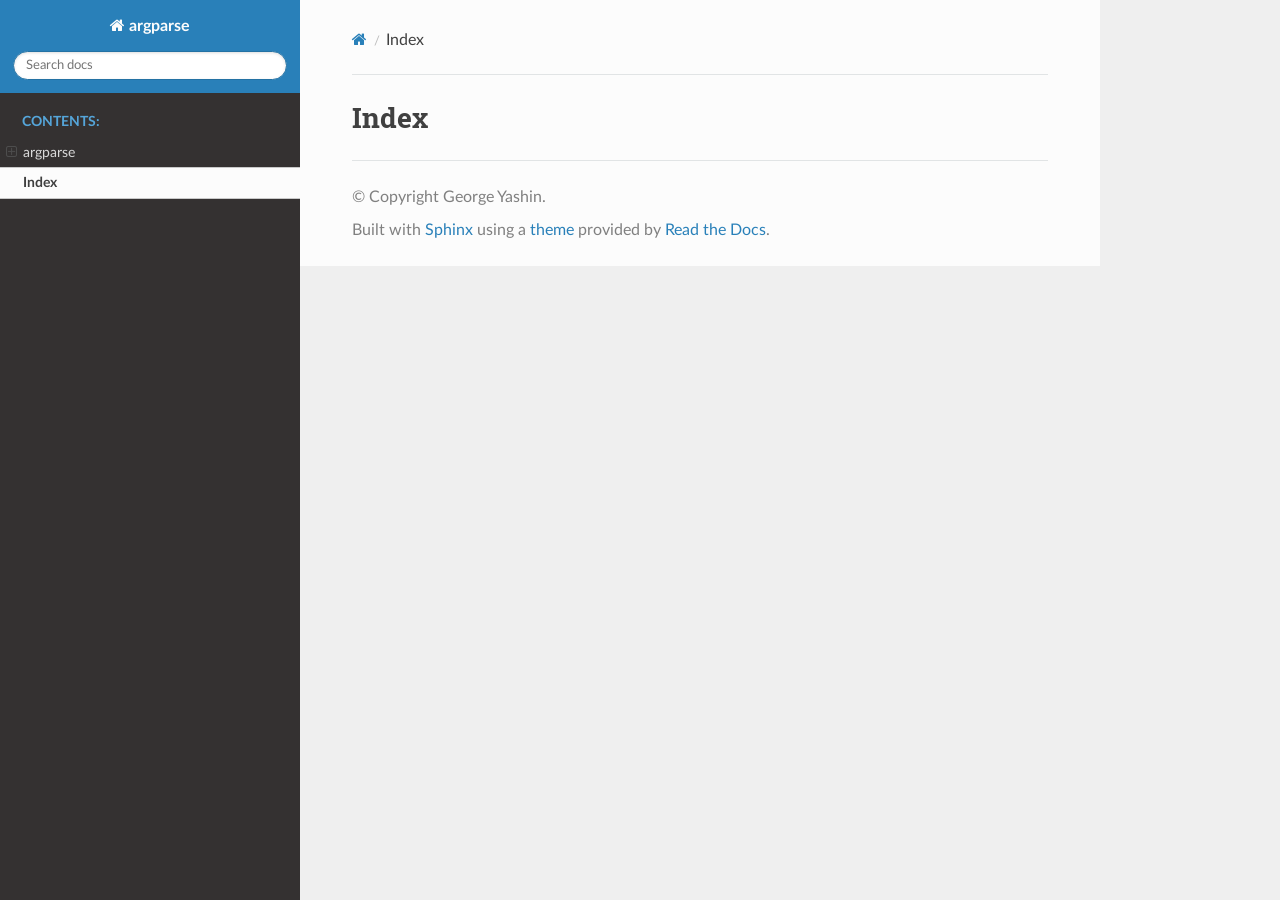
<file: docs/genindex.html>
<!DOCTYPE html>
<html class="writer-html5" lang="en" data-content_root="./">
<head>
  <meta charset="utf-8" />
  <meta name="viewport" content="width=device-width, initial-scale=1.0" />
  <title>Index &mdash; argparse  documentation</title>
      <link rel="stylesheet" type="text/css" href="_static/pygments.css?v=b86133f3" />
      <link rel="stylesheet" type="text/css" href="_static/css/theme.css?v=9edc463e" />
      <link rel="stylesheet" type="text/css" href="_static/manual.css?v=00cdc845" />

  
      <script src="_static/jquery.js?v=5d32c60e"></script>
      <script src="_static/_sphinx_javascript_frameworks_compat.js?v=2cd50e6c"></script>
      <script src="_static/documentation_options.js?v=5929fcd5"></script>
      <script src="_static/doctools.js?v=fd6eb6e6"></script>
      <script src="_static/sphinx_highlight.js?v=6ffebe34"></script>
    <script src="_static/js/theme.js"></script>
    <link rel="index" title="Index" href="#" />
    <link rel="search" title="Search" href="search.html" /> 
</head>

<body class="wy-body-for-nav"> 
  <div class="wy-grid-for-nav">
    <nav data-toggle="wy-nav-shift" class="wy-nav-side">
      <div class="wy-side-scroll">
        <div class="wy-side-nav-search" >

          
          
          <a href="index.html" class="icon icon-home">
            argparse
          </a>
<div role="search">
  <form id="rtd-search-form" class="wy-form" action="search.html" method="get">
    <input type="text" name="q" placeholder="Search docs" aria-label="Search docs" />
    <input type="hidden" name="check_keywords" value="yes" />
    <input type="hidden" name="area" value="default" />
  </form>
</div>
        </div><div class="wy-menu wy-menu-vertical" data-spy="affix" role="navigation" aria-label="Navigation menu">
              <p class="caption" role="heading"><span class="caption-text">Contents:</span></p>
<ul class="current">
<li class="toctree-l1"><a class="reference internal" href="argparse.html">argparse</a><ul>
<li class="toctree-l2"><a class="reference internal" href="argparse.html#installation">Installation</a><ul>
<li class="toctree-l3"><a class="reference internal" href="argparse.html#from-git-repo">From git repo</a></li>
<li class="toctree-l3"><a class="reference internal" href="argparse.html#from-archive">From archive</a></li>
</ul>
</li>
<li class="toctree-l2"><a class="reference internal" href="argparse.html#synopsys">Synopsys</a></li>
<li class="toctree-l2"><a class="reference internal" href="argparse.html#description">Description</a></li>
<li class="toctree-l2"><a class="reference internal" href="argparse.html#quick-start">Quick Start</a></li>
<li class="toctree-l2"><a class="reference internal" href="argparse.html#concepts">Concepts</a><ul>
<li class="toctree-l3"><a class="reference internal" href="argparse.html#argument">Argument</a></li>
<li class="toctree-l3"><a class="reference internal" href="argparse.html#definition">Definition</a></li>
<li class="toctree-l3"><a class="reference internal" href="argparse.html#global-switch">Global Switch</a></li>
<li class="toctree-l3"><a class="reference internal" href="argparse.html#element">Element</a></li>
<li class="toctree-l3"><a class="reference internal" href="argparse.html#element-switch">Element Switch</a></li>
<li class="toctree-l3"><a class="reference internal" href="argparse.html#name">Name</a></li>
<li class="toctree-l3"><a class="reference internal" href="argparse.html#key">Key</a></li>
<li class="toctree-l3"><a class="reference internal" href="argparse.html#switch">Switch</a></li>
<li class="toctree-l3"><a class="reference internal" href="argparse.html#parameter">Parameter</a></li>
<li class="toctree-l3"><a class="reference internal" href="argparse.html#value">Value</a></li>
<li class="toctree-l3"><a class="reference internal" href="argparse.html#alias">Alias</a></li>
<li class="toctree-l3"><a class="reference internal" href="argparse.html#shorthand-flag">Shorthand flag</a></li>
<li class="toctree-l3"><a class="reference internal" href="argparse.html#comment">Comment</a></li>
</ul>
</li>
<li class="toctree-l2"><a class="reference internal" href="argparse.html#global-switches">Global Switches</a></li>
<li class="toctree-l2"><a class="reference internal" href="argparse.html#help-return-depth">Help Return Depth</a></li>
<li class="toctree-l2"><a class="reference internal" href="argparse.html#element-switches">Element Switches</a></li>
<li class="toctree-l2"><a class="reference internal" href="argparse.html#collecting-unassigned-arguments">Collecting unassigned arguments</a></li>
<li class="toctree-l2"><a class="reference internal" href="argparse.html#default-values">Default values</a></li>
<li class="toctree-l2"><a class="reference internal" href="argparse.html#validation">Validation</a></li>
<li class="toctree-l2"><a class="reference internal" href="argparse.html#forbid">Forbid</a></li>
<li class="toctree-l2"><a class="reference internal" href="argparse.html#allow">Allow</a><ul>
<li class="toctree-l3"><a class="reference internal" href="argparse.html#value-transformations-and-actions">Value transformations and actions</a></li>
<li class="toctree-l3"><a class="reference internal" href="argparse.html#repeated-switch-arguments">Repeated switch arguments</a></li>
<li class="toctree-l3"><a class="reference internal" href="argparse.html#exclusive-elements">Exclusive elements</a></li>
</ul>
</li>
<li class="toctree-l2"><a class="reference internal" href="argparse.html#reciprocal">Reciprocal</a></li>
<li class="toctree-l2"><a class="reference internal" href="argparse.html#imply">Imply</a></li>
<li class="toctree-l2"><a class="reference internal" href="argparse.html#passthrough-and-normalization">Passthrough and normalization</a></li>
<li class="toctree-l2"><a class="reference internal" href="argparse.html#upvar-elements">Upvar Elements</a></li>
<li class="toctree-l2"><a class="reference internal" href="argparse.html#template">Template</a></li>
<li class="toctree-l2"><a class="reference internal" href="argparse.html#help">Help</a></li>
<li class="toctree-l2"><a class="reference internal" href="argparse.html#help-synopsis">Help Synopsis</a><ul>
<li class="toctree-l3"><a class="reference internal" href="argparse.html#conventions">Conventions</a></li>
<li class="toctree-l3"><a class="reference internal" href="argparse.html#command-name-and-manual-argument-text">Command name and manual argument text</a></li>
<li class="toctree-l3"><a class="reference internal" href="argparse.html#automatic-inference-and-ensembles">Automatic inference and ensembles</a></li>
<li class="toctree-l3"><a class="reference internal" href="argparse.html#structural-limits-and-constraints">Structural limits and constraints</a></li>
</ul>
</li>
<li class="toctree-l2"><a class="reference internal" href="argparse.html#argument-processing-sequence">Argument Processing Sequence</a><ul>
<li class="toctree-l3"><a class="reference internal" href="argparse.html#normal-processing">Normal processing</a></li>
<li class="toctree-l3"><a class="reference internal" href="argparse.html#processing-with-parameters-first">Processing with parameters first</a></li>
<li class="toctree-l3"><a class="reference internal" href="argparse.html#processing-with-mixed">Processing with mixed</a></li>
</ul>
</li>
<li class="toctree-l2"><a class="reference internal" href="argparse.html#return-value">Return Value</a></li>
<li class="toctree-l2"><a class="reference internal" href="argparse.html#author-s">Author(s)</a></li>
</ul>
</li>
<li class="toctree-l1 current"><a class="current reference internal" href="#">Index</a></li>
</ul>

        </div>
      </div>
    </nav>

    <section data-toggle="wy-nav-shift" class="wy-nav-content-wrap"><nav class="wy-nav-top" aria-label="Mobile navigation menu" >
          <i data-toggle="wy-nav-top" class="fa fa-bars"></i>
          <a href="index.html">argparse</a>
      </nav>

      <div class="wy-nav-content">
        <div class="rst-content">
          <div role="navigation" aria-label="Page navigation">
  <ul class="wy-breadcrumbs">
      <li><a href="index.html" class="icon icon-home" aria-label="Home"></a></li>
      <li class="breadcrumb-item active">Index</li>
      <li class="wy-breadcrumbs-aside">
      </li>
  </ul>
  <hr/>
</div>
          <div role="main" class="document" itemscope="itemscope" itemtype="http://schema.org/Article">
           <div itemprop="articleBody">
             

<h1 id="index">Index</h1>

<div class="genindex-jumpbox">
 
</div>


           </div>
          </div>
          <footer>

  <hr/>

  <div role="contentinfo">
    <p>&#169; Copyright George Yashin.</p>
  </div>

  Built with <a href="https://www.sphinx-doc.org/">Sphinx</a> using a
    <a href="https://github.com/readthedocs/sphinx_rtd_theme">theme</a>
    provided by <a href="https://readthedocs.org">Read the Docs</a>.
   

</footer>
        </div>
      </div>
    </section>
  </div>
  <script>
      jQuery(function () {
          SphinxRtdTheme.Navigation.enable(true);
      });
  </script> 

</body>
</html>
</file>
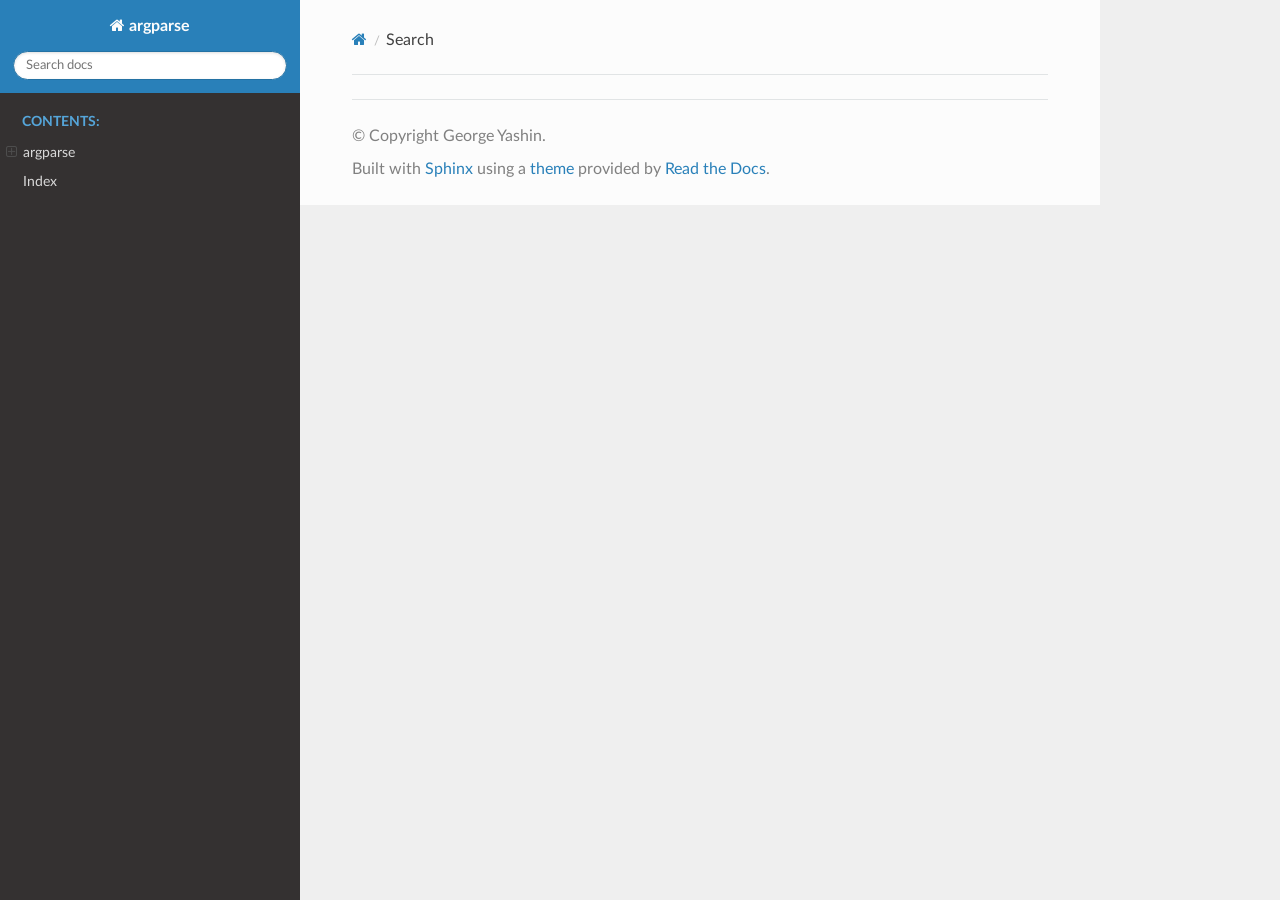
<file: docs/search.html>
<!DOCTYPE html>
<html class="writer-html5" lang="en" data-content_root="./">
<head>
  <meta charset="utf-8" />
  <meta name="viewport" content="width=device-width, initial-scale=1.0" />
  <title>Search &mdash; argparse  documentation</title>
      <link rel="stylesheet" type="text/css" href="_static/pygments.css?v=b86133f3" />
      <link rel="stylesheet" type="text/css" href="_static/css/theme.css?v=9edc463e" />
      <link rel="stylesheet" type="text/css" href="_static/manual.css?v=00cdc845" />

  
    
      <script src="_static/jquery.js?v=5d32c60e"></script>
      <script src="_static/_sphinx_javascript_frameworks_compat.js?v=2cd50e6c"></script>
      <script src="_static/documentation_options.js?v=5929fcd5"></script>
      <script src="_static/doctools.js?v=fd6eb6e6"></script>
      <script src="_static/sphinx_highlight.js?v=6ffebe34"></script>
    <script src="_static/js/theme.js"></script>
    <script src="_static/searchtools.js"></script>
    <script src="_static/language_data.js"></script>
    <link rel="index" title="Index" href="genindex.html" />
    <link rel="search" title="Search" href="#" /> 
</head>

<body class="wy-body-for-nav"> 
  <div class="wy-grid-for-nav">
    <nav data-toggle="wy-nav-shift" class="wy-nav-side">
      <div class="wy-side-scroll">
        <div class="wy-side-nav-search" >

          
          
          <a href="index.html" class="icon icon-home">
            argparse
          </a>
<div role="search">
  <form id="rtd-search-form" class="wy-form" action="#" method="get">
    <input type="text" name="q" placeholder="Search docs" aria-label="Search docs" />
    <input type="hidden" name="check_keywords" value="yes" />
    <input type="hidden" name="area" value="default" />
  </form>
</div>
        </div><div class="wy-menu wy-menu-vertical" data-spy="affix" role="navigation" aria-label="Navigation menu">
              <p class="caption" role="heading"><span class="caption-text">Contents:</span></p>
<ul>
<li class="toctree-l1"><a class="reference internal" href="argparse.html">argparse</a><ul>
<li class="toctree-l2"><a class="reference internal" href="argparse.html#installation">Installation</a><ul>
<li class="toctree-l3"><a class="reference internal" href="argparse.html#from-git-repo">From git repo</a></li>
<li class="toctree-l3"><a class="reference internal" href="argparse.html#from-archive">From archive</a></li>
</ul>
</li>
<li class="toctree-l2"><a class="reference internal" href="argparse.html#synopsys">Synopsys</a></li>
<li class="toctree-l2"><a class="reference internal" href="argparse.html#description">Description</a></li>
<li class="toctree-l2"><a class="reference internal" href="argparse.html#quick-start">Quick Start</a></li>
<li class="toctree-l2"><a class="reference internal" href="argparse.html#concepts">Concepts</a><ul>
<li class="toctree-l3"><a class="reference internal" href="argparse.html#argument">Argument</a></li>
<li class="toctree-l3"><a class="reference internal" href="argparse.html#definition">Definition</a></li>
<li class="toctree-l3"><a class="reference internal" href="argparse.html#global-switch">Global Switch</a></li>
<li class="toctree-l3"><a class="reference internal" href="argparse.html#element">Element</a></li>
<li class="toctree-l3"><a class="reference internal" href="argparse.html#element-switch">Element Switch</a></li>
<li class="toctree-l3"><a class="reference internal" href="argparse.html#name">Name</a></li>
<li class="toctree-l3"><a class="reference internal" href="argparse.html#key">Key</a></li>
<li class="toctree-l3"><a class="reference internal" href="argparse.html#switch">Switch</a></li>
<li class="toctree-l3"><a class="reference internal" href="argparse.html#parameter">Parameter</a></li>
<li class="toctree-l3"><a class="reference internal" href="argparse.html#value">Value</a></li>
<li class="toctree-l3"><a class="reference internal" href="argparse.html#alias">Alias</a></li>
<li class="toctree-l3"><a class="reference internal" href="argparse.html#shorthand-flag">Shorthand flag</a></li>
<li class="toctree-l3"><a class="reference internal" href="argparse.html#comment">Comment</a></li>
</ul>
</li>
<li class="toctree-l2"><a class="reference internal" href="argparse.html#global-switches">Global Switches</a></li>
<li class="toctree-l2"><a class="reference internal" href="argparse.html#help-return-depth">Help Return Depth</a></li>
<li class="toctree-l2"><a class="reference internal" href="argparse.html#element-switches">Element Switches</a></li>
<li class="toctree-l2"><a class="reference internal" href="argparse.html#collecting-unassigned-arguments">Collecting unassigned arguments</a></li>
<li class="toctree-l2"><a class="reference internal" href="argparse.html#default-values">Default values</a></li>
<li class="toctree-l2"><a class="reference internal" href="argparse.html#validation">Validation</a></li>
<li class="toctree-l2"><a class="reference internal" href="argparse.html#forbid">Forbid</a></li>
<li class="toctree-l2"><a class="reference internal" href="argparse.html#allow">Allow</a><ul>
<li class="toctree-l3"><a class="reference internal" href="argparse.html#value-transformations-and-actions">Value transformations and actions</a></li>
<li class="toctree-l3"><a class="reference internal" href="argparse.html#repeated-switch-arguments">Repeated switch arguments</a></li>
<li class="toctree-l3"><a class="reference internal" href="argparse.html#exclusive-elements">Exclusive elements</a></li>
</ul>
</li>
<li class="toctree-l2"><a class="reference internal" href="argparse.html#reciprocal">Reciprocal</a></li>
<li class="toctree-l2"><a class="reference internal" href="argparse.html#imply">Imply</a></li>
<li class="toctree-l2"><a class="reference internal" href="argparse.html#passthrough-and-normalization">Passthrough and normalization</a></li>
<li class="toctree-l2"><a class="reference internal" href="argparse.html#upvar-elements">Upvar Elements</a></li>
<li class="toctree-l2"><a class="reference internal" href="argparse.html#template">Template</a></li>
<li class="toctree-l2"><a class="reference internal" href="argparse.html#help">Help</a></li>
<li class="toctree-l2"><a class="reference internal" href="argparse.html#help-synopsis">Help Synopsis</a><ul>
<li class="toctree-l3"><a class="reference internal" href="argparse.html#conventions">Conventions</a></li>
<li class="toctree-l3"><a class="reference internal" href="argparse.html#command-name-and-manual-argument-text">Command name and manual argument text</a></li>
<li class="toctree-l3"><a class="reference internal" href="argparse.html#automatic-inference-and-ensembles">Automatic inference and ensembles</a></li>
<li class="toctree-l3"><a class="reference internal" href="argparse.html#structural-limits-and-constraints">Structural limits and constraints</a></li>
</ul>
</li>
<li class="toctree-l2"><a class="reference internal" href="argparse.html#argument-processing-sequence">Argument Processing Sequence</a><ul>
<li class="toctree-l3"><a class="reference internal" href="argparse.html#normal-processing">Normal processing</a></li>
<li class="toctree-l3"><a class="reference internal" href="argparse.html#processing-with-parameters-first">Processing with parameters first</a></li>
<li class="toctree-l3"><a class="reference internal" href="argparse.html#processing-with-mixed">Processing with mixed</a></li>
</ul>
</li>
<li class="toctree-l2"><a class="reference internal" href="argparse.html#return-value">Return Value</a></li>
<li class="toctree-l2"><a class="reference internal" href="argparse.html#author-s">Author(s)</a></li>
</ul>
</li>
<li class="toctree-l1"><a class="reference internal" href="genindex.html">Index</a></li>
</ul>

        </div>
      </div>
    </nav>

    <section data-toggle="wy-nav-shift" class="wy-nav-content-wrap"><nav class="wy-nav-top" aria-label="Mobile navigation menu" >
          <i data-toggle="wy-nav-top" class="fa fa-bars"></i>
          <a href="index.html">argparse</a>
      </nav>

      <div class="wy-nav-content">
        <div class="rst-content">
          <div role="navigation" aria-label="Page navigation">
  <ul class="wy-breadcrumbs">
      <li><a href="index.html" class="icon icon-home" aria-label="Home"></a></li>
      <li class="breadcrumb-item active">Search</li>
      <li class="wy-breadcrumbs-aside">
      </li>
  </ul>
  <hr/>
</div>
          <div role="main" class="document" itemscope="itemscope" itemtype="http://schema.org/Article">
           <div itemprop="articleBody">
             
  <noscript>
  <div id="fallback" class="admonition warning">
    <p class="last">
      Please activate JavaScript to enable the search functionality.
    </p>
  </div>
  </noscript>

  
  <div id="search-results">
  
  </div>

           </div>
          </div>
          <footer>

  <hr/>

  <div role="contentinfo">
    <p>&#169; Copyright George Yashin.</p>
  </div>

  Built with <a href="https://www.sphinx-doc.org/">Sphinx</a> using a
    <a href="https://github.com/readthedocs/sphinx_rtd_theme">theme</a>
    provided by <a href="https://readthedocs.org">Read the Docs</a>.
   

</footer>
        </div>
      </div>
    </section>
  </div>
  <script>
      jQuery(function () {
          SphinxRtdTheme.Navigation.enable(true);
      });
  </script>
  <script>
    jQuery(function() { Search.loadIndex("searchindex.js"); });
  </script>
  
  <script id="searchindexloader"></script>
   


</body>
</html>
</file>
<file: docs/_static/pygments.css>
pre { line-height: 125%; }
td.linenos .normal { color: inherit; background-color: transparent; padding-left: 5px; padding-right: 5px; }
span.linenos { color: inherit; background-color: transparent; padding-left: 5px; padding-right: 5px; }
td.linenos .special { color: #000000; background-color: #ffffc0; padding-left: 5px; padding-right: 5px; }
span.linenos.special { color: #000000; background-color: #ffffc0; padding-left: 5px; padding-right: 5px; }
.highlight .hll { background-color: #ffffcc }
.highlight { background: #f8f8f8; }
.highlight .c { color: #3D7B7B; font-style: italic } /* Comment */
.highlight .err { border: 1px solid #F00 } /* Error */
.highlight .k { color: #008000; font-weight: bold } /* Keyword */
.highlight .o { color: #666 } /* Operator */
.highlight .ch { color: #3D7B7B; font-style: italic } /* Comment.Hashbang */
.highlight .cm { color: #3D7B7B; font-style: italic } /* Comment.Multiline */
.highlight .cp { color: #9C6500 } /* Comment.Preproc */
.highlight .cpf { color: #3D7B7B; font-style: italic } /* Comment.PreprocFile */
.highlight .c1 { color: #3D7B7B; font-style: italic } /* Comment.Single */
.highlight .cs { color: #3D7B7B; font-style: italic } /* Comment.Special */
.highlight .gd { color: #A00000 } /* Generic.Deleted */
.highlight .ge { font-style: italic } /* Generic.Emph */
.highlight .ges { font-weight: bold; font-style: italic } /* Generic.EmphStrong */
.highlight .gr { color: #E40000 } /* Generic.Error */
.highlight .gh { color: #000080; font-weight: bold } /* Generic.Heading */
.highlight .gi { color: #008400 } /* Generic.Inserted */
.highlight .go { color: #717171 } /* Generic.Output */
.highlight .gp { color: #000080; font-weight: bold } /* Generic.Prompt */
.highlight .gs { font-weight: bold } /* Generic.Strong */
.highlight .gu { color: #800080; font-weight: bold } /* Generic.Subheading */
.highlight .gt { color: #04D } /* Generic.Traceback */
.highlight .kc { color: #008000; font-weight: bold } /* Keyword.Constant */
.highlight .kd { color: #008000; font-weight: bold } /* Keyword.Declaration */
.highlight .kn { color: #008000; font-weight: bold } /* Keyword.Namespace */
.highlight .kp { color: #008000 } /* Keyword.Pseudo */
.highlight .kr { color: #008000; font-weight: bold } /* Keyword.Reserved */
.highlight .kt { color: #B00040 } /* Keyword.Type */
.highlight .m { color: #666 } /* Literal.Number */
.highlight .s { color: #BA2121 } /* Literal.String */
.highlight .na { color: #687822 } /* Name.Attribute */
.highlight .nb { color: #008000 } /* Name.Builtin */
.highlight .nc { color: #00F; font-weight: bold } /* Name.Class */
.highlight .no { color: #800 } /* Name.Constant */
.highlight .nd { color: #A2F } /* Name.Decorator */
.highlight .ni { color: #717171; font-weight: bold } /* Name.Entity */
.highlight .ne { color: #CB3F38; font-weight: bold } /* Name.Exception */
.highlight .nf { color: #00F } /* Name.Function */
.highlight .nl { color: #767600 } /* Name.Label */
.highlight .nn { color: #00F; font-weight: bold } /* Name.Namespace */
.highlight .nt { color: #008000; font-weight: bold } /* Name.Tag */
.highlight .nv { color: #19177C } /* Name.Variable */
.highlight .ow { color: #A2F; font-weight: bold } /* Operator.Word */
.highlight .w { color: #BBB } /* Text.Whitespace */
.highlight .mb { color: #666 } /* Literal.Number.Bin */
.highlight .mf { color: #666 } /* Literal.Number.Float */
.highlight .mh { color: #666 } /* Literal.Number.Hex */
.highlight .mi { color: #666 } /* Literal.Number.Integer */
.highlight .mo { color: #666 } /* Literal.Number.Oct */
.highlight .sa { color: #BA2121 } /* Literal.String.Affix */
.highlight .sb { color: #BA2121 } /* Literal.String.Backtick */
.highlight .sc { color: #BA2121 } /* Literal.String.Char */
.highlight .dl { color: #BA2121 } /* Literal.String.Delimiter */
.highlight .sd { color: #BA2121; font-style: italic } /* Literal.String.Doc */
.highlight .s2 { color: #BA2121 } /* Literal.String.Double */
.highlight .se { color: #AA5D1F; font-weight: bold } /* Literal.String.Escape */
.highlight .sh { color: #BA2121 } /* Literal.String.Heredoc */
.highlight .si { color: #A45A77; font-weight: bold } /* Literal.String.Interpol */
.highlight .sx { color: #008000 } /* Literal.String.Other */
.highlight .sr { color: #A45A77 } /* Literal.String.Regex */
.highlight .s1 { color: #BA2121 } /* Literal.String.Single */
.highlight .ss { color: #19177C } /* Literal.String.Symbol */
.highlight .bp { color: #008000 } /* Name.Builtin.Pseudo */
.highlight .fm { color: #00F } /* Name.Function.Magic */
.highlight .vc { color: #19177C } /* Name.Variable.Class */
.highlight .vg { color: #19177C } /* Name.Variable.Global */
.highlight .vi { color: #19177C } /* Name.Variable.Instance */
.highlight .vm { color: #19177C } /* Name.Variable.Magic */
.highlight .il { color: #666 } /* Literal.Number.Integer.Long */
</file>
<file: docs/_static/css/theme.css>
html{box-sizing:border-box}*,:after,:before{box-sizing:inherit}article,aside,details,figcaption,figure,footer,header,hgroup,nav,section{display:block}audio,canvas,video{display:inline-block;*display:inline;*zoom:1}[hidden],audio:not([controls]){display:none}*{-webkit-box-sizing:border-box;-moz-box-sizing:border-box;box-sizing:border-box}html{font-size:100%;-webkit-text-size-adjust:100%;-ms-text-size-adjust:100%}body{margin:0}a:active,a:hover{outline:0}abbr[title]{border-bottom:1px dotted}b,strong{font-weight:700}blockquote{margin:0}dfn{font-style:italic}ins{background:#ff9;text-decoration:none}ins,mark{color:#000}mark{background:#ff0;font-style:italic;font-weight:700}.rst-content code,.rst-content tt,code,kbd,pre,samp{font-family:monospace,serif;_font-family:courier new,monospace;font-size:1em}pre{white-space:pre}q{quotes:none}q:after,q:before{content:"";content:none}small{font-size:85%}sub,sup{font-size:75%;line-height:0;position:relative;vertical-align:baseline}sup{top:-.5em}sub{bottom:-.25em}dl,ol,ul{margin:0;padding:0;list-style:none;list-style-image:none}li{list-style:none}dd{margin:0}img{border:0;-ms-interpolation-mode:bicubic;vertical-align:middle;max-width:100%}svg:not(:root){overflow:hidden}figure,form{margin:0}label{cursor:pointer}button,input,select,textarea{font-size:100%;margin:0;vertical-align:baseline;*vertical-align:middle}button,input{line-height:normal}button,input[type=button],input[type=reset],input[type=submit]{cursor:pointer;-webkit-appearance:button;*overflow:visible}button[disabled],input[disabled]{cursor:default}input[type=search]{-webkit-appearance:textfield;-moz-box-sizing:content-box;-webkit-box-sizing:content-box;box-sizing:content-box}textarea{resize:vertical}table{border-collapse:collapse;border-spacing:0}td{vertical-align:top}.chromeframe{margin:.2em 0;background:#ccc;color:#000;padding:.2em 0}.ir{display:block;border:0;text-indent:-999em;overflow:hidden;background-color:transparent;background-repeat:no-repeat;text-align:left;direction:ltr;*line-height:0}.ir br{display:none}.hidden{display:none!important;visibility:hidden}.visuallyhidden{border:0;clip:rect(0 0 0 0);height:1px;margin:-1px;overflow:hidden;padding:0;position:absolute;width:1px}.visuallyhidden.focusable:active,.visuallyhidden.focusable:focus{clip:auto;height:auto;margin:0;overflow:visible;position:static;width:auto}.invisible{visibility:hidden}.relative{position:relative}big,small{font-size:100%}@media print{body,html,section{background:none!important}*{box-shadow:none!important;text-shadow:none!important;filter:none!important;-ms-filter:none!important}a,a:visited{text-decoration:underline}.ir a:after,a[href^="#"]:after,a[href^="javascript:"]:after{content:""}blockquote,pre{page-break-inside:avoid}thead{display:table-header-group}img,tr{page-break-inside:avoid}img{max-width:100%!important}@page{margin:.5cm}.rst-content .toctree-wrapper>p.caption,h2,h3,p{orphans:3;widows:3}.rst-content .toctree-wrapper>p.caption,h2,h3{page-break-after:avoid}}.btn,.fa:before,.icon:before,.rst-content .admonition,.rst-content .admonition-title:before,.rst-content .admonition-todo,.rst-content .attention,.rst-content .caution,.rst-content .code-block-caption .headerlink:before,.rst-content .danger,.rst-content .eqno .headerlink:before,.rst-content .error,.rst-content .hint,.rst-content .important,.rst-content .note,.rst-content .seealso,.rst-content .tip,.rst-content .warning,.rst-content code.download span:first-child:before,.rst-content dl dt .headerlink:before,.rst-content h1 .headerlink:before,.rst-content h2 .headerlink:before,.rst-content h3 .headerlink:before,.rst-content h4 .headerlink:before,.rst-content h5 .headerlink:before,.rst-content h6 .headerlink:before,.rst-content p.caption .headerlink:before,.rst-content p .headerlink:before,.rst-content table>caption .headerlink:before,.rst-content tt.download span:first-child:before,.wy-alert,.wy-dropdown .caret:before,.wy-inline-validate.wy-inline-validate-danger .wy-input-context:before,.wy-inline-validate.wy-inline-validate-info .wy-input-context:before,.wy-inline-validate.wy-inline-validate-success .wy-input-context:before,.wy-inline-validate.wy-inline-validate-warning .wy-input-context:before,.wy-menu-vertical li.current>a button.toctree-expand:before,.wy-menu-vertical li.on a button.toctree-expand:before,.wy-menu-vertical li button.toctree-expand:before,input[type=color],input[type=date],input[type=datetime-local],input[type=datetime],input[type=email],input[type=month],input[type=number],input[type=password],input[type=search],input[type=tel],input[type=text],input[type=time],input[type=url],input[type=week],select,textarea{-webkit-font-smoothing:antialiased}.clearfix{*zoom:1}.clearfix:after,.clearfix:before{display:table;content:""}.clearfix:after{clear:both}/*!
 *  Font Awesome 4.7.0 by @davegandy - http://fontawesome.io - @fontawesome
 *  License - http://fontawesome.io/license (Font: SIL OFL 1.1, CSS: MIT License)
 */@font-face{font-family:FontAwesome;src:url(fonts/fontawesome-webfont.eot?674f50d287a8c48dc19ba404d20fe713);src:url(fonts/fontawesome-webfont.eot?674f50d287a8c48dc19ba404d20fe713?#iefix&v=4.7.0) format("embedded-opentype"),url(fonts/fontawesome-webfont.woff2?af7ae505a9eed503f8b8e6982036873e) format("woff2"),url(fonts/fontawesome-webfont.woff?fee66e712a8a08eef5805a46892932ad) format("woff"),url(fonts/fontawesome-webfont.ttf?b06871f281fee6b241d60582ae9369b9) format("truetype"),url(fonts/fontawesome-webfont.svg?912ec66d7572ff821749319396470bde#fontawesomeregular) format("svg");font-weight:400;font-style:normal}.fa,.icon,.rst-content .admonition-title,.rst-content .code-block-caption .headerlink,.rst-content .eqno .headerlink,.rst-content code.download span:first-child,.rst-content dl dt .headerlink,.rst-content h1 .headerlink,.rst-content h2 .headerlink,.rst-content h3 .headerlink,.rst-content h4 .headerlink,.rst-content h5 .headerlink,.rst-content h6 .headerlink,.rst-content p.caption .headerlink,.rst-content p .headerlink,.rst-content table>caption .headerlink,.rst-content tt.download span:first-child,.wy-menu-vertical li.current>a button.toctree-expand,.wy-menu-vertical li.on a button.toctree-expand,.wy-menu-vertical li button.toctree-expand{display:inline-block;font:normal normal normal 14px/1 FontAwesome;font-size:inherit;text-rendering:auto;-webkit-font-smoothing:antialiased;-moz-osx-font-smoothing:grayscale}.fa-lg{font-size:1.33333em;line-height:.75em;vertical-align:-15%}.fa-2x{font-size:2em}.fa-3x{font-size:3em}.fa-4x{font-size:4em}.fa-5x{font-size:5em}.fa-fw{width:1.28571em;text-align:center}.fa-ul{padding-left:0;margin-left:2.14286em;list-style-type:none}.fa-ul>li{position:relative}.fa-li{position:absolute;left:-2.14286em;width:2.14286em;top:.14286em;text-align:center}.fa-li.fa-lg{left:-1.85714em}.fa-border{padding:.2em .25em .15em;border:.08em solid #eee;border-radius:.1em}.fa-pull-left{float:left}.fa-pull-right{float:right}.fa-pull-left.icon,.fa.fa-pull-left,.rst-content .code-block-caption .fa-pull-left.headerlink,.rst-content .eqno .fa-pull-left.headerlink,.rst-content .fa-pull-left.admonition-title,.rst-content code.download span.fa-pull-left:first-child,.rst-content dl dt .fa-pull-left.headerlink,.rst-content h1 .fa-pull-left.headerlink,.rst-content h2 .fa-pull-left.headerlink,.rst-content h3 .fa-pull-left.headerlink,.rst-content h4 .fa-pull-left.headerlink,.rst-content h5 .fa-pull-left.headerlink,.rst-content h6 .fa-pull-left.headerlink,.rst-content p .fa-pull-left.headerlink,.rst-content table>caption .fa-pull-left.headerlink,.rst-content tt.download span.fa-pull-left:first-child,.wy-menu-vertical li.current>a button.fa-pull-left.toctree-expand,.wy-menu-vertical li.on a button.fa-pull-left.toctree-expand,.wy-menu-vertical li button.fa-pull-left.toctree-expand{margin-right:.3em}.fa-pull-right.icon,.fa.fa-pull-right,.rst-content .code-block-caption .fa-pull-right.headerlink,.rst-content .eqno .fa-pull-right.headerlink,.rst-content .fa-pull-right.admonition-title,.rst-content code.download span.fa-pull-right:first-child,.rst-content dl dt .fa-pull-right.headerlink,.rst-content h1 .fa-pull-right.headerlink,.rst-content h2 .fa-pull-right.headerlink,.rst-content h3 .fa-pull-right.headerlink,.rst-content h4 .fa-pull-right.headerlink,.rst-content h5 .fa-pull-right.headerlink,.rst-content h6 .fa-pull-right.headerlink,.rst-content p .fa-pull-right.headerlink,.rst-content table>caption .fa-pull-right.headerlink,.rst-content tt.download span.fa-pull-right:first-child,.wy-menu-vertical li.current>a button.fa-pull-right.toctree-expand,.wy-menu-vertical li.on a button.fa-pull-right.toctree-expand,.wy-menu-vertical li button.fa-pull-right.toctree-expand{margin-left:.3em}.pull-right{float:right}.pull-left{float:left}.fa.pull-left,.pull-left.icon,.rst-content .code-block-caption .pull-left.headerlink,.rst-content .eqno .pull-left.headerlink,.rst-content .pull-left.admonition-title,.rst-content code.download span.pull-left:first-child,.rst-content dl dt .pull-left.headerlink,.rst-content h1 .pull-left.headerlink,.rst-content h2 .pull-left.headerlink,.rst-content h3 .pull-left.headerlink,.rst-content h4 .pull-left.headerlink,.rst-content h5 .pull-left.headerlink,.rst-content h6 .pull-left.headerlink,.rst-content p .pull-left.headerlink,.rst-content table>caption .pull-left.headerlink,.rst-content tt.download span.pull-left:first-child,.wy-menu-vertical li.current>a button.pull-left.toctree-expand,.wy-menu-vertical li.on a button.pull-left.toctree-expand,.wy-menu-vertical li button.pull-left.toctree-expand{margin-right:.3em}.fa.pull-right,.pull-right.icon,.rst-content .code-block-caption .pull-right.headerlink,.rst-content .eqno .pull-right.headerlink,.rst-content .pull-right.admonition-title,.rst-content code.download span.pull-right:first-child,.rst-content dl dt .pull-right.headerlink,.rst-content h1 .pull-right.headerlink,.rst-content h2 .pull-right.headerlink,.rst-content h3 .pull-right.headerlink,.rst-content h4 .pull-right.headerlink,.rst-content h5 .pull-right.headerlink,.rst-content h6 .pull-right.headerlink,.rst-content p .pull-right.headerlink,.rst-content table>caption .pull-right.headerlink,.rst-content tt.download span.pull-right:first-child,.wy-menu-vertical li.current>a button.pull-right.toctree-expand,.wy-menu-vertical li.on a button.pull-right.toctree-expand,.wy-menu-vertical li button.pull-right.toctree-expand{margin-left:.3em}.fa-spin{-webkit-animation:fa-spin 2s linear infinite;animation:fa-spin 2s linear infinite}.fa-pulse{-webkit-animation:fa-spin 1s steps(8) infinite;animation:fa-spin 1s steps(8) infinite}@-webkit-keyframes fa-spin{0%{-webkit-transform:rotate(0deg);transform:rotate(0deg)}to{-webkit-transform:rotate(359deg);transform:rotate(359deg)}}@keyframes fa-spin{0%{-webkit-transform:rotate(0deg);transform:rotate(0deg)}to{-webkit-transform:rotate(359deg);transform:rotate(359deg)}}.fa-rotate-90{-ms-filter:"progid:DXImageTransform.Microsoft.BasicImage(rotation=1)";-webkit-transform:rotate(90deg);-ms-transform:rotate(90deg);transform:rotate(90deg)}.fa-rotate-180{-ms-filter:"progid:DXImageTransform.Microsoft.BasicImage(rotation=2)";-webkit-transform:rotate(180deg);-ms-transform:rotate(180deg);transform:rotate(180deg)}.fa-rotate-270{-ms-filter:"progid:DXImageTransform.Microsoft.BasicImage(rotation=3)";-webkit-transform:rotate(270deg);-ms-transform:rotate(270deg);transform:rotate(270deg)}.fa-flip-horizontal{-ms-filter:"progid:DXImageTransform.Microsoft.BasicImage(rotation=0, mirror=1)";-webkit-transform:scaleX(-1);-ms-transform:scaleX(-1);transform:scaleX(-1)}.fa-flip-vertical{-ms-filter:"progid:DXImageTransform.Microsoft.BasicImage(rotation=2, mirror=1)";-webkit-transform:scaleY(-1);-ms-transform:scaleY(-1);transform:scaleY(-1)}:root .fa-flip-horizontal,:root .fa-flip-vertical,:root .fa-rotate-90,:root .fa-rotate-180,:root .fa-rotate-270{filter:none}.fa-stack{position:relative;display:inline-block;width:2em;height:2em;line-height:2em;vertical-align:middle}.fa-stack-1x,.fa-stack-2x{position:absolute;left:0;width:100%;text-align:center}.fa-stack-1x{line-height:inherit}.fa-stack-2x{font-size:2em}.fa-inverse{color:#fff}.fa-glass:before{content:""}.fa-music:before{content:""}.fa-search:before,.icon-search:before{content:""}.fa-envelope-o:before{content:""}.fa-heart:before{content:""}.fa-star:before{content:""}.fa-star-o:before{content:""}.fa-user:before{content:""}.fa-film:before{content:""}.fa-th-large:before{content:""}.fa-th:before{content:""}.fa-th-list:before{content:""}.fa-check:before{content:""}.fa-close:before,.fa-remove:before,.fa-times:before{content:""}.fa-search-plus:before{content:""}.fa-search-minus:before{content:""}.fa-power-off:before{content:""}.fa-signal:before{content:""}.fa-cog:before,.fa-gear:before{content:""}.fa-trash-o:before{content:""}.fa-home:before,.icon-home:before{content:""}.fa-file-o:before{content:""}.fa-clock-o:before{content:""}.fa-road:before{content:""}.fa-download:before,.rst-content code.download span:first-child:before,.rst-content tt.download span:first-child:before{content:""}.fa-arrow-circle-o-down:before{content:""}.fa-arrow-circle-o-up:before{content:""}.fa-inbox:before{content:""}.fa-play-circle-o:before{content:""}.fa-repeat:before,.fa-rotate-right:before{content:""}.fa-refresh:before{content:""}.fa-list-alt:before{content:""}.fa-lock:before{content:""}.fa-flag:before{content:""}.fa-headphones:before{content:""}.fa-volume-off:before{content:""}.fa-volume-down:before{content:""}.fa-volume-up:before{content:""}.fa-qrcode:before{content:""}.fa-barcode:before{content:""}.fa-tag:before{content:""}.fa-tags:before{content:""}.fa-book:before,.icon-book:before{content:""}.fa-bookmark:before{content:""}.fa-print:before{content:""}.fa-camera:before{content:""}.fa-font:before{content:""}.fa-bold:before{content:""}.fa-italic:before{content:""}.fa-text-height:before{content:""}.fa-text-width:before{content:""}.fa-align-left:before{content:""}.fa-align-center:before{content:""}.fa-align-right:before{content:""}.fa-align-justify:before{content:""}.fa-list:before{content:""}.fa-dedent:before,.fa-outdent:before{content:""}.fa-indent:before{content:""}.fa-video-camera:before{content:""}.fa-image:before,.fa-photo:before,.fa-picture-o:before{content:""}.fa-pencil:before{content:""}.fa-map-marker:before{content:""}.fa-adjust:before{content:""}.fa-tint:before{content:""}.fa-edit:before,.fa-pencil-square-o:before{content:""}.fa-share-square-o:before{content:""}.fa-check-square-o:before{content:""}.fa-arrows:before{content:""}.fa-step-backward:before{content:""}.fa-fast-backward:before{content:""}.fa-backward:before{content:""}.fa-play:before{content:""}.fa-pause:before{content:""}.fa-stop:before{content:""}.fa-forward:before{content:""}.fa-fast-forward:before{content:""}.fa-step-forward:before{content:""}.fa-eject:before{content:""}.fa-chevron-left:before{content:""}.fa-chevron-right:before{content:""}.fa-plus-circle:before{content:""}.fa-minus-circle:before{content:""}.fa-times-circle:before,.wy-inline-validate.wy-inline-validate-danger .wy-input-context:before{content:""}.fa-check-circle:before,.wy-inline-validate.wy-inline-validate-success .wy-input-context:before{content:""}.fa-question-circle:before{content:""}.fa-info-circle:before{content:""}.fa-crosshairs:before{content:""}.fa-times-circle-o:before{content:""}.fa-check-circle-o:before{content:""}.fa-ban:before{content:""}.fa-arrow-left:before{content:""}.fa-arrow-right:before{content:""}.fa-arrow-up:before{content:""}.fa-arrow-down:before{content:""}.fa-mail-forward:before,.fa-share:before{content:""}.fa-expand:before{content:""}.fa-compress:before{content:""}.fa-plus:before{content:""}.fa-minus:before{content:""}.fa-asterisk:before{content:""}.fa-exclamation-circle:before,.rst-content .admonition-title:before,.wy-inline-validate.wy-inline-validate-info .wy-input-context:before,.wy-inline-validate.wy-inline-validate-warning .wy-input-context:before{content:""}.fa-gift:before{content:""}.fa-leaf:before{content:""}.fa-fire:before,.icon-fire:before{content:""}.fa-eye:before{content:""}.fa-eye-slash:before{content:""}.fa-exclamation-triangle:before,.fa-warning:before{content:""}.fa-plane:before{content:""}.fa-calendar:before{content:""}.fa-random:before{content:""}.fa-comment:before{content:""}.fa-magnet:before{content:""}.fa-chevron-up:before{content:""}.fa-chevron-down:before{content:""}.fa-retweet:before{content:""}.fa-shopping-cart:before{content:""}.fa-folder:before{content:""}.fa-folder-open:before{content:""}.fa-arrows-v:before{content:""}.fa-arrows-h:before{content:""}.fa-bar-chart-o:before,.fa-bar-chart:before{content:""}.fa-twitter-square:before{content:""}.fa-facebook-square:before{content:""}.fa-camera-retro:before{content:""}.fa-key:before{content:""}.fa-cogs:before,.fa-gears:before{content:""}.fa-comments:before{content:""}.fa-thumbs-o-up:before{content:""}.fa-thumbs-o-down:before{content:""}.fa-star-half:before{content:""}.fa-heart-o:before{content:""}.fa-sign-out:before{content:""}.fa-linkedin-square:before{content:""}.fa-thumb-tack:before{content:""}.fa-external-link:before{content:""}.fa-sign-in:before{content:""}.fa-trophy:before{content:""}.fa-github-square:before{content:""}.fa-upload:before{content:""}.fa-lemon-o:before{content:""}.fa-phone:before{content:""}.fa-square-o:before{content:""}.fa-bookmark-o:before{content:""}.fa-phone-square:before{content:""}.fa-twitter:before{content:""}.fa-facebook-f:before,.fa-facebook:before{content:""}.fa-github:before,.icon-github:before{content:""}.fa-unlock:before{content:""}.fa-credit-card:before{content:""}.fa-feed:before,.fa-rss:before{content:""}.fa-hdd-o:before{content:""}.fa-bullhorn:before{content:""}.fa-bell:before{content:""}.fa-certificate:before{content:""}.fa-hand-o-right:before{content:""}.fa-hand-o-left:before{content:""}.fa-hand-o-up:before{content:""}.fa-hand-o-down:before{content:""}.fa-arrow-circle-left:before,.icon-circle-arrow-left:before{content:""}.fa-arrow-circle-right:before,.icon-circle-arrow-right:before{content:""}.fa-arrow-circle-up:before{content:""}.fa-arrow-circle-down:before{content:""}.fa-globe:before{content:""}.fa-wrench:before{content:""}.fa-tasks:before{content:""}.fa-filter:before{content:""}.fa-briefcase:before{content:""}.fa-arrows-alt:before{content:""}.fa-group:before,.fa-users:before{content:""}.fa-chain:before,.fa-link:before,.icon-link:before{content:""}.fa-cloud:before{content:""}.fa-flask:before{content:""}.fa-cut:before,.fa-scissors:before{content:""}.fa-copy:before,.fa-files-o:before{content:""}.fa-paperclip:before{content:""}.fa-floppy-o:before,.fa-save:before{content:""}.fa-square:before{content:""}.fa-bars:before,.fa-navicon:before,.fa-reorder:before{content:""}.fa-list-ul:before{content:""}.fa-list-ol:before{content:""}.fa-strikethrough:before{content:""}.fa-underline:before{content:""}.fa-table:before{content:""}.fa-magic:before{content:""}.fa-truck:before{content:""}.fa-pinterest:before{content:""}.fa-pinterest-square:before{content:""}.fa-google-plus-square:before{content:""}.fa-google-plus:before{content:""}.fa-money:before{content:""}.fa-caret-down:before,.icon-caret-down:before,.wy-dropdown .caret:before{content:""}.fa-caret-up:before{content:""}.fa-caret-left:before{content:""}.fa-caret-right:before{content:""}.fa-columns:before{content:""}.fa-sort:before,.fa-unsorted:before{content:""}.fa-sort-desc:before,.fa-sort-down:before{content:""}.fa-sort-asc:before,.fa-sort-up:before{content:""}.fa-envelope:before{content:""}.fa-linkedin:before{content:""}.fa-rotate-left:before,.fa-undo:before{content:""}.fa-gavel:before,.fa-legal:before{content:""}.fa-dashboard:before,.fa-tachometer:before{content:""}.fa-comment-o:before{content:""}.fa-comments-o:before{content:""}.fa-bolt:before,.fa-flash:before{content:""}.fa-sitemap:before{content:""}.fa-umbrella:before{content:""}.fa-clipboard:before,.fa-paste:before{content:""}.fa-lightbulb-o:before{content:""}.fa-exchange:before{content:""}.fa-cloud-download:before{content:""}.fa-cloud-upload:before{content:""}.fa-user-md:before{content:""}.fa-stethoscope:before{content:""}.fa-suitcase:before{content:""}.fa-bell-o:before{content:""}.fa-coffee:before{content:""}.fa-cutlery:before{content:""}.fa-file-text-o:before{content:""}.fa-building-o:before{content:""}.fa-hospital-o:before{content:""}.fa-ambulance:before{content:""}.fa-medkit:before{content:""}.fa-fighter-jet:before{content:""}.fa-beer:before{content:""}.fa-h-square:before{content:""}.fa-plus-square:before{content:""}.fa-angle-double-left:before{content:""}.fa-angle-double-right:before{content:""}.fa-angle-double-up:before{content:""}.fa-angle-double-down:before{content:""}.fa-angle-left:before{content:""}.fa-angle-right:before{content:""}.fa-angle-up:before{content:""}.fa-angle-down:before{content:""}.fa-desktop:before{content:""}.fa-laptop:before{content:""}.fa-tablet:before{content:""}.fa-mobile-phone:before,.fa-mobile:before{content:""}.fa-circle-o:before{content:""}.fa-quote-left:before{content:""}.fa-quote-right:before{content:""}.fa-spinner:before{content:""}.fa-circle:before{content:""}.fa-mail-reply:before,.fa-reply:before{content:""}.fa-github-alt:before{content:""}.fa-folder-o:before{content:""}.fa-folder-open-o:before{content:""}.fa-smile-o:before{content:""}.fa-frown-o:before{content:""}.fa-meh-o:before{content:""}.fa-gamepad:before{content:""}.fa-keyboard-o:before{content:""}.fa-flag-o:before{content:""}.fa-flag-checkered:before{content:""}.fa-terminal:before{content:""}.fa-code:before{content:""}.fa-mail-reply-all:before,.fa-reply-all:before{content:""}.fa-star-half-empty:before,.fa-star-half-full:before,.fa-star-half-o:before{content:""}.fa-location-arrow:before{content:""}.fa-crop:before{content:""}.fa-code-fork:before{content:""}.fa-chain-broken:before,.fa-unlink:before{content:""}.fa-question:before{content:""}.fa-info:before{content:""}.fa-exclamation:before{content:""}.fa-superscript:before{content:""}.fa-subscript:before{content:""}.fa-eraser:before{content:""}.fa-puzzle-piece:before{content:""}.fa-microphone:before{content:""}.fa-microphone-slash:before{content:""}.fa-shield:before{content:""}.fa-calendar-o:before{content:""}.fa-fire-extinguisher:before{content:""}.fa-rocket:before{content:""}.fa-maxcdn:before{content:""}.fa-chevron-circle-left:before{content:""}.fa-chevron-circle-right:before{content:""}.fa-chevron-circle-up:before{content:""}.fa-chevron-circle-down:before{content:""}.fa-html5:before{content:""}.fa-css3:before{content:""}.fa-anchor:before{content:""}.fa-unlock-alt:before{content:""}.fa-bullseye:before{content:""}.fa-ellipsis-h:before{content:""}.fa-ellipsis-v:before{content:""}.fa-rss-square:before{content:""}.fa-play-circle:before{content:""}.fa-ticket:before{content:""}.fa-minus-square:before{content:""}.fa-minus-square-o:before,.wy-menu-vertical li.current>a button.toctree-expand:before,.wy-menu-vertical li.on a button.toctree-expand:before{content:""}.fa-level-up:before{content:""}.fa-level-down:before{content:""}.fa-check-square:before{content:""}.fa-pencil-square:before{content:""}.fa-external-link-square:before{content:""}.fa-share-square:before{content:""}.fa-compass:before{content:""}.fa-caret-square-o-down:before,.fa-toggle-down:before{content:""}.fa-caret-square-o-up:before,.fa-toggle-up:before{content:""}.fa-caret-square-o-right:before,.fa-toggle-right:before{content:""}.fa-eur:before,.fa-euro:before{content:""}.fa-gbp:before{content:""}.fa-dollar:before,.fa-usd:before{content:""}.fa-inr:before,.fa-rupee:before{content:""}.fa-cny:before,.fa-jpy:before,.fa-rmb:before,.fa-yen:before{content:""}.fa-rouble:before,.fa-rub:before,.fa-ruble:before{content:""}.fa-krw:before,.fa-won:before{content:""}.fa-bitcoin:before,.fa-btc:before{content:""}.fa-file:before{content:""}.fa-file-text:before{content:""}.fa-sort-alpha-asc:before{content:""}.fa-sort-alpha-desc:before{content:""}.fa-sort-amount-asc:before{content:""}.fa-sort-amount-desc:before{content:""}.fa-sort-numeric-asc:before{content:""}.fa-sort-numeric-desc:before{content:""}.fa-thumbs-up:before{content:""}.fa-thumbs-down:before{content:""}.fa-youtube-square:before{content:""}.fa-youtube:before{content:""}.fa-xing:before{content:""}.fa-xing-square:before{content:""}.fa-youtube-play:before{content:""}.fa-dropbox:before{content:""}.fa-stack-overflow:before{content:""}.fa-instagram:before{content:""}.fa-flickr:before{content:""}.fa-adn:before{content:""}.fa-bitbucket:before,.icon-bitbucket:before{content:""}.fa-bitbucket-square:before{content:""}.fa-tumblr:before{content:""}.fa-tumblr-square:before{content:""}.fa-long-arrow-down:before{content:""}.fa-long-arrow-up:before{content:""}.fa-long-arrow-left:before{content:""}.fa-long-arrow-right:before{content:""}.fa-apple:before{content:""}.fa-windows:before{content:""}.fa-android:before{content:""}.fa-linux:before{content:""}.fa-dribbble:before{content:""}.fa-skype:before{content:""}.fa-foursquare:before{content:""}.fa-trello:before{content:""}.fa-female:before{content:""}.fa-male:before{content:""}.fa-gittip:before,.fa-gratipay:before{content:""}.fa-sun-o:before{content:""}.fa-moon-o:before{content:""}.fa-archive:before{content:""}.fa-bug:before{content:""}.fa-vk:before{content:""}.fa-weibo:before{content:""}.fa-renren:before{content:""}.fa-pagelines:before{content:""}.fa-stack-exchange:before{content:""}.fa-arrow-circle-o-right:before{content:""}.fa-arrow-circle-o-left:before{content:""}.fa-caret-square-o-left:before,.fa-toggle-left:before{content:""}.fa-dot-circle-o:before{content:""}.fa-wheelchair:before{content:""}.fa-vimeo-square:before{content:""}.fa-try:before,.fa-turkish-lira:before{content:""}.fa-plus-square-o:before,.wy-menu-vertical li button.toctree-expand:before{content:""}.fa-space-shuttle:before{content:""}.fa-slack:before{content:""}.fa-envelope-square:before{content:""}.fa-wordpress:before{content:""}.fa-openid:before{content:""}.fa-bank:before,.fa-institution:before,.fa-university:before{content:""}.fa-graduation-cap:before,.fa-mortar-board:before{content:""}.fa-yahoo:before{content:""}.fa-google:before{content:""}.fa-reddit:before{content:""}.fa-reddit-square:before{content:""}.fa-stumbleupon-circle:before{content:""}.fa-stumbleupon:before{content:""}.fa-delicious:before{content:""}.fa-digg:before{content:""}.fa-pied-piper-pp:before{content:""}.fa-pied-piper-alt:before{content:""}.fa-drupal:before{content:""}.fa-joomla:before{content:""}.fa-language:before{content:""}.fa-fax:before{content:""}.fa-building:before{content:""}.fa-child:before{content:""}.fa-paw:before{content:""}.fa-spoon:before{content:""}.fa-cube:before{content:""}.fa-cubes:before{content:""}.fa-behance:before{content:""}.fa-behance-square:before{content:""}.fa-steam:before{content:""}.fa-steam-square:before{content:""}.fa-recycle:before{content:""}.fa-automobile:before,.fa-car:before{content:""}.fa-cab:before,.fa-taxi:before{content:""}.fa-tree:before{content:""}.fa-spotify:before{content:""}.fa-deviantart:before{content:""}.fa-soundcloud:before{content:""}.fa-database:before{content:""}.fa-file-pdf-o:before{content:""}.fa-file-word-o:before{content:""}.fa-file-excel-o:before{content:""}.fa-file-powerpoint-o:before{content:""}.fa-file-image-o:before,.fa-file-photo-o:before,.fa-file-picture-o:before{content:""}.fa-file-archive-o:before,.fa-file-zip-o:before{content:""}.fa-file-audio-o:before,.fa-file-sound-o:before{content:""}.fa-file-movie-o:before,.fa-file-video-o:before{content:""}.fa-file-code-o:before{content:""}.fa-vine:before{content:""}.fa-codepen:before{content:""}.fa-jsfiddle:before{content:""}.fa-life-bouy:before,.fa-life-buoy:before,.fa-life-ring:before,.fa-life-saver:before,.fa-support:before{content:""}.fa-circle-o-notch:before{content:""}.fa-ra:before,.fa-rebel:before,.fa-resistance:before{content:""}.fa-empire:before,.fa-ge:before{content:""}.fa-git-square:before{content:""}.fa-git:before{content:""}.fa-hacker-news:before,.fa-y-combinator-square:before,.fa-yc-square:before{content:""}.fa-tencent-weibo:before{content:""}.fa-qq:before{content:""}.fa-wechat:before,.fa-weixin:before{content:""}.fa-paper-plane:before,.fa-send:before{content:""}.fa-paper-plane-o:before,.fa-send-o:before{content:""}.fa-history:before{content:""}.fa-circle-thin:before{content:""}.fa-header:before{content:""}.fa-paragraph:before{content:""}.fa-sliders:before{content:""}.fa-share-alt:before{content:""}.fa-share-alt-square:before{content:""}.fa-bomb:before{content:""}.fa-futbol-o:before,.fa-soccer-ball-o:before{content:""}.fa-tty:before{content:""}.fa-binoculars:before{content:""}.fa-plug:before{content:""}.fa-slideshare:before{content:""}.fa-twitch:before{content:""}.fa-yelp:before{content:""}.fa-newspaper-o:before{content:""}.fa-wifi:before{content:""}.fa-calculator:before{content:""}.fa-paypal:before{content:""}.fa-google-wallet:before{content:""}.fa-cc-visa:before{content:""}.fa-cc-mastercard:before{content:""}.fa-cc-discover:before{content:""}.fa-cc-amex:before{content:""}.fa-cc-paypal:before{content:""}.fa-cc-stripe:before{content:""}.fa-bell-slash:before{content:""}.fa-bell-slash-o:before{content:""}.fa-trash:before{content:""}.fa-copyright:before{content:""}.fa-at:before{content:""}.fa-eyedropper:before{content:""}.fa-paint-brush:before{content:""}.fa-birthday-cake:before{content:""}.fa-area-chart:before{content:""}.fa-pie-chart:before{content:""}.fa-line-chart:before{content:""}.fa-lastfm:before{content:""}.fa-lastfm-square:before{content:""}.fa-toggle-off:before{content:""}.fa-toggle-on:before{content:""}.fa-bicycle:before{content:""}.fa-bus:before{content:""}.fa-ioxhost:before{content:""}.fa-angellist:before{content:""}.fa-cc:before{content:""}.fa-ils:before,.fa-shekel:before,.fa-sheqel:before{content:""}.fa-meanpath:before{content:""}.fa-buysellads:before{content:""}.fa-connectdevelop:before{content:""}.fa-dashcube:before{content:""}.fa-forumbee:before{content:""}.fa-leanpub:before{content:""}.fa-sellsy:before{content:""}.fa-shirtsinbulk:before{content:""}.fa-simplybuilt:before{content:""}.fa-skyatlas:before{content:""}.fa-cart-plus:before{content:""}.fa-cart-arrow-down:before{content:""}.fa-diamond:before{content:""}.fa-ship:before{content:""}.fa-user-secret:before{content:""}.fa-motorcycle:before{content:""}.fa-street-view:before{content:""}.fa-heartbeat:before{content:""}.fa-venus:before{content:""}.fa-mars:before{content:""}.fa-mercury:before{content:""}.fa-intersex:before,.fa-transgender:before{content:""}.fa-transgender-alt:before{content:""}.fa-venus-double:before{content:""}.fa-mars-double:before{content:""}.fa-venus-mars:before{content:""}.fa-mars-stroke:before{content:""}.fa-mars-stroke-v:before{content:""}.fa-mars-stroke-h:before{content:""}.fa-neuter:before{content:""}.fa-genderless:before{content:""}.fa-facebook-official:before{content:""}.fa-pinterest-p:before{content:""}.fa-whatsapp:before{content:""}.fa-server:before{content:""}.fa-user-plus:before{content:""}.fa-user-times:before{content:""}.fa-bed:before,.fa-hotel:before{content:""}.fa-viacoin:before{content:""}.fa-train:before{content:""}.fa-subway:before{content:""}.fa-medium:before{content:""}.fa-y-combinator:before,.fa-yc:before{content:""}.fa-optin-monster:before{content:""}.fa-opencart:before{content:""}.fa-expeditedssl:before{content:""}.fa-battery-4:before,.fa-battery-full:before,.fa-battery:before{content:""}.fa-battery-3:before,.fa-battery-three-quarters:before{content:""}.fa-battery-2:before,.fa-battery-half:before{content:""}.fa-battery-1:before,.fa-battery-quarter:before{content:""}.fa-battery-0:before,.fa-battery-empty:before{content:""}.fa-mouse-pointer:before{content:""}.fa-i-cursor:before{content:""}.fa-object-group:before{content:""}.fa-object-ungroup:before{content:""}.fa-sticky-note:before{content:""}.fa-sticky-note-o:before{content:""}.fa-cc-jcb:before{content:""}.fa-cc-diners-club:before{content:""}.fa-clone:before{content:""}.fa-balance-scale:before{content:""}.fa-hourglass-o:before{content:""}.fa-hourglass-1:before,.fa-hourglass-start:before{content:""}.fa-hourglass-2:before,.fa-hourglass-half:before{content:""}.fa-hourglass-3:before,.fa-hourglass-end:before{content:""}.fa-hourglass:before{content:""}.fa-hand-grab-o:before,.fa-hand-rock-o:before{content:""}.fa-hand-paper-o:before,.fa-hand-stop-o:before{content:""}.fa-hand-scissors-o:before{content:""}.fa-hand-lizard-o:before{content:""}.fa-hand-spock-o:before{content:""}.fa-hand-pointer-o:before{content:""}.fa-hand-peace-o:before{content:""}.fa-trademark:before{content:""}.fa-registered:before{content:""}.fa-creative-commons:before{content:""}.fa-gg:before{content:""}.fa-gg-circle:before{content:""}.fa-tripadvisor:before{content:""}.fa-odnoklassniki:before{content:""}.fa-odnoklassniki-square:before{content:""}.fa-get-pocket:before{content:""}.fa-wikipedia-w:before{content:""}.fa-safari:before{content:""}.fa-chrome:before{content:""}.fa-firefox:before{content:""}.fa-opera:before{content:""}.fa-internet-explorer:before{content:""}.fa-television:before,.fa-tv:before{content:""}.fa-contao:before{content:""}.fa-500px:before{content:""}.fa-amazon:before{content:""}.fa-calendar-plus-o:before{content:""}.fa-calendar-minus-o:before{content:""}.fa-calendar-times-o:before{content:""}.fa-calendar-check-o:before{content:""}.fa-industry:before{content:""}.fa-map-pin:before{content:""}.fa-map-signs:before{content:""}.fa-map-o:before{content:""}.fa-map:before{content:""}.fa-commenting:before{content:""}.fa-commenting-o:before{content:""}.fa-houzz:before{content:""}.fa-vimeo:before{content:""}.fa-black-tie:before{content:""}.fa-fonticons:before{content:""}.fa-reddit-alien:before{content:""}.fa-edge:before{content:""}.fa-credit-card-alt:before{content:""}.fa-codiepie:before{content:""}.fa-modx:before{content:""}.fa-fort-awesome:before{content:""}.fa-usb:before{content:""}.fa-product-hunt:before{content:""}.fa-mixcloud:before{content:""}.fa-scribd:before{content:""}.fa-pause-circle:before{content:""}.fa-pause-circle-o:before{content:""}.fa-stop-circle:before{content:""}.fa-stop-circle-o:before{content:""}.fa-shopping-bag:before{content:""}.fa-shopping-basket:before{content:""}.fa-hashtag:before{content:""}.fa-bluetooth:before{content:""}.fa-bluetooth-b:before{content:""}.fa-percent:before{content:""}.fa-gitlab:before,.icon-gitlab:before{content:""}.fa-wpbeginner:before{content:""}.fa-wpforms:before{content:""}.fa-envira:before{content:""}.fa-universal-access:before{content:""}.fa-wheelchair-alt:before{content:""}.fa-question-circle-o:before{content:""}.fa-blind:before{content:""}.fa-audio-description:before{content:""}.fa-volume-control-phone:before{content:""}.fa-braille:before{content:""}.fa-assistive-listening-systems:before{content:""}.fa-american-sign-language-interpreting:before,.fa-asl-interpreting:before{content:""}.fa-deaf:before,.fa-deafness:before,.fa-hard-of-hearing:before{content:""}.fa-glide:before{content:""}.fa-glide-g:before{content:""}.fa-sign-language:before,.fa-signing:before{content:""}.fa-low-vision:before{content:""}.fa-viadeo:before{content:""}.fa-viadeo-square:before{content:""}.fa-snapchat:before{content:""}.fa-snapchat-ghost:before{content:""}.fa-snapchat-square:before{content:""}.fa-pied-piper:before{content:""}.fa-first-order:before{content:""}.fa-yoast:before{content:""}.fa-themeisle:before{content:""}.fa-google-plus-circle:before,.fa-google-plus-official:before{content:""}.fa-fa:before,.fa-font-awesome:before{content:""}.fa-handshake-o:before{content:""}.fa-envelope-open:before{content:""}.fa-envelope-open-o:before{content:""}.fa-linode:before{content:""}.fa-address-book:before{content:""}.fa-address-book-o:before{content:""}.fa-address-card:before,.fa-vcard:before{content:""}.fa-address-card-o:before,.fa-vcard-o:before{content:""}.fa-user-circle:before{content:""}.fa-user-circle-o:before{content:""}.fa-user-o:before{content:""}.fa-id-badge:before{content:""}.fa-drivers-license:before,.fa-id-card:before{content:""}.fa-drivers-license-o:before,.fa-id-card-o:before{content:""}.fa-quora:before{content:""}.fa-free-code-camp:before{content:""}.fa-telegram:before{content:""}.fa-thermometer-4:before,.fa-thermometer-full:before,.fa-thermometer:before{content:""}.fa-thermometer-3:before,.fa-thermometer-three-quarters:before{content:""}.fa-thermometer-2:before,.fa-thermometer-half:before{content:""}.fa-thermometer-1:before,.fa-thermometer-quarter:before{content:""}.fa-thermometer-0:before,.fa-thermometer-empty:before{content:""}.fa-shower:before{content:""}.fa-bath:before,.fa-bathtub:before,.fa-s15:before{content:""}.fa-podcast:before{content:""}.fa-window-maximize:before{content:""}.fa-window-minimize:before{content:""}.fa-window-restore:before{content:""}.fa-times-rectangle:before,.fa-window-close:before{content:""}.fa-times-rectangle-o:before,.fa-window-close-o:before{content:""}.fa-bandcamp:before{content:""}.fa-grav:before{content:""}.fa-etsy:before{content:""}.fa-imdb:before{content:""}.fa-ravelry:before{content:""}.fa-eercast:before{content:""}.fa-microchip:before{content:""}.fa-snowflake-o:before{content:""}.fa-superpowers:before{content:""}.fa-wpexplorer:before{content:""}.fa-meetup:before{content:""}.sr-only{position:absolute;width:1px;height:1px;padding:0;margin:-1px;overflow:hidden;clip:rect(0,0,0,0);border:0}.sr-only-focusable:active,.sr-only-focusable:focus{position:static;width:auto;height:auto;margin:0;overflow:visible;clip:auto}.fa,.icon,.rst-content .admonition-title,.rst-content .code-block-caption .headerlink,.rst-content .eqno .headerlink,.rst-content code.download span:first-child,.rst-content dl dt .headerlink,.rst-content h1 .headerlink,.rst-content h2 .headerlink,.rst-content h3 .headerlink,.rst-content h4 .headerlink,.rst-content h5 .headerlink,.rst-content h6 .headerlink,.rst-content p.caption .headerlink,.rst-content p .headerlink,.rst-content table>caption .headerlink,.rst-content tt.download span:first-child,.wy-dropdown .caret,.wy-inline-validate.wy-inline-validate-danger .wy-input-context,.wy-inline-validate.wy-inline-validate-info .wy-input-context,.wy-inline-validate.wy-inline-validate-success .wy-input-context,.wy-inline-validate.wy-inline-validate-warning .wy-input-context,.wy-menu-vertical li.current>a button.toctree-expand,.wy-menu-vertical li.on a button.toctree-expand,.wy-menu-vertical li button.toctree-expand{font-family:inherit}.fa:before,.icon:before,.rst-content .admonition-title:before,.rst-content .code-block-caption .headerlink:before,.rst-content .eqno .headerlink:before,.rst-content code.download span:first-child:before,.rst-content dl dt .headerlink:before,.rst-content h1 .headerlink:before,.rst-content h2 .headerlink:before,.rst-content h3 .headerlink:before,.rst-content h4 .headerlink:before,.rst-content h5 .headerlink:before,.rst-content h6 .headerlink:before,.rst-content p.caption .headerlink:before,.rst-content p .headerlink:before,.rst-content table>caption .headerlink:before,.rst-content tt.download span:first-child:before,.wy-dropdown .caret:before,.wy-inline-validate.wy-inline-validate-danger .wy-input-context:before,.wy-inline-validate.wy-inline-validate-info .wy-input-context:before,.wy-inline-validate.wy-inline-validate-success .wy-input-context:before,.wy-inline-validate.wy-inline-validate-warning .wy-input-context:before,.wy-menu-vertical li.current>a button.toctree-expand:before,.wy-menu-vertical li.on a button.toctree-expand:before,.wy-menu-vertical li button.toctree-expand:before{font-family:FontAwesome;display:inline-block;font-style:normal;font-weight:400;line-height:1;text-decoration:inherit}.rst-content .code-block-caption a .headerlink,.rst-content .eqno a .headerlink,.rst-content a .admonition-title,.rst-content code.download a span:first-child,.rst-content dl dt a .headerlink,.rst-content h1 a .headerlink,.rst-content h2 a .headerlink,.rst-content h3 a .headerlink,.rst-content h4 a .headerlink,.rst-content h5 a .headerlink,.rst-content h6 a .headerlink,.rst-content p.caption a .headerlink,.rst-content p a .headerlink,.rst-content table>caption a .headerlink,.rst-content tt.download a span:first-child,.wy-menu-vertical li.current>a button.toctree-expand,.wy-menu-vertical li.on a button.toctree-expand,.wy-menu-vertical li a button.toctree-expand,a .fa,a .icon,a .rst-content .admonition-title,a .rst-content .code-block-caption .headerlink,a .rst-content .eqno .headerlink,a .rst-content code.download span:first-child,a .rst-content dl dt .headerlink,a .rst-content h1 .headerlink,a .rst-content h2 .headerlink,a .rst-content h3 .headerlink,a .rst-content h4 .headerlink,a .rst-content h5 .headerlink,a .rst-content h6 .headerlink,a .rst-content p.caption .headerlink,a .rst-content p .headerlink,a .rst-content table>caption .headerlink,a .rst-content tt.download span:first-child,a .wy-menu-vertical li button.toctree-expand{display:inline-block;text-decoration:inherit}.btn .fa,.btn .icon,.btn .rst-content .admonition-title,.btn .rst-content .code-block-caption .headerlink,.btn .rst-content .eqno .headerlink,.btn .rst-content code.download span:first-child,.btn .rst-content dl dt .headerlink,.btn .rst-content h1 .headerlink,.btn .rst-content h2 .headerlink,.btn .rst-content h3 .headerlink,.btn .rst-content h4 .headerlink,.btn .rst-content h5 .headerlink,.btn .rst-content h6 .headerlink,.btn .rst-content p .headerlink,.btn .rst-content table>caption .headerlink,.btn .rst-content tt.download span:first-child,.btn .wy-menu-vertical li.current>a button.toctree-expand,.btn .wy-menu-vertical li.on a button.toctree-expand,.btn .wy-menu-vertical li button.toctree-expand,.nav .fa,.nav .icon,.nav .rst-content .admonition-title,.nav .rst-content .code-block-caption .headerlink,.nav .rst-content .eqno .headerlink,.nav .rst-content code.download span:first-child,.nav .rst-content dl dt .headerlink,.nav .rst-content h1 .headerlink,.nav .rst-content h2 .headerlink,.nav .rst-content h3 .headerlink,.nav .rst-content h4 .headerlink,.nav .rst-content h5 .headerlink,.nav .rst-content h6 .headerlink,.nav .rst-content p .headerlink,.nav .rst-content table>caption .headerlink,.nav .rst-content tt.download span:first-child,.nav .wy-menu-vertical li.current>a button.toctree-expand,.nav .wy-menu-vertical li.on a button.toctree-expand,.nav .wy-menu-vertical li button.toctree-expand,.rst-content .btn .admonition-title,.rst-content .code-block-caption .btn .headerlink,.rst-content .code-block-caption .nav .headerlink,.rst-content .eqno .btn .headerlink,.rst-content .eqno .nav .headerlink,.rst-content .nav .admonition-title,.rst-content code.download .btn span:first-child,.rst-content code.download .nav span:first-child,.rst-content dl dt .btn .headerlink,.rst-content dl dt .nav .headerlink,.rst-content h1 .btn .headerlink,.rst-content h1 .nav .headerlink,.rst-content h2 .btn .headerlink,.rst-content h2 .nav .headerlink,.rst-content h3 .btn .headerlink,.rst-content h3 .nav .headerlink,.rst-content h4 .btn .headerlink,.rst-content h4 .nav .headerlink,.rst-content h5 .btn .headerlink,.rst-content h5 .nav .headerlink,.rst-content h6 .btn .headerlink,.rst-content h6 .nav .headerlink,.rst-content p .btn .headerlink,.rst-content p .nav .headerlink,.rst-content table>caption .btn .headerlink,.rst-content table>caption .nav .headerlink,.rst-content tt.download .btn span:first-child,.rst-content tt.download .nav span:first-child,.wy-menu-vertical li .btn button.toctree-expand,.wy-menu-vertical li.current>a .btn button.toctree-expand,.wy-menu-vertical li.current>a .nav button.toctree-expand,.wy-menu-vertical li .nav button.toctree-expand,.wy-menu-vertical li.on a .btn button.toctree-expand,.wy-menu-vertical li.on a .nav button.toctree-expand{display:inline}.btn .fa-large.icon,.btn .fa.fa-large,.btn .rst-content .code-block-caption .fa-large.headerlink,.btn .rst-content .eqno .fa-large.headerlink,.btn .rst-content .fa-large.admonition-title,.btn .rst-content code.download span.fa-large:first-child,.btn .rst-content dl dt .fa-large.headerlink,.btn .rst-content h1 .fa-large.headerlink,.btn .rst-content h2 .fa-large.headerlink,.btn .rst-content h3 .fa-large.headerlink,.btn .rst-content h4 .fa-large.headerlink,.btn .rst-content h5 .fa-large.headerlink,.btn .rst-content h6 .fa-large.headerlink,.btn .rst-content p .fa-large.headerlink,.btn .rst-content table>caption .fa-large.headerlink,.btn .rst-content tt.download span.fa-large:first-child,.btn .wy-menu-vertical li button.fa-large.toctree-expand,.nav .fa-large.icon,.nav .fa.fa-large,.nav .rst-content .code-block-caption .fa-large.headerlink,.nav .rst-content .eqno .fa-large.headerlink,.nav .rst-content .fa-large.admonition-title,.nav .rst-content code.download span.fa-large:first-child,.nav .rst-content dl dt .fa-large.headerlink,.nav .rst-content h1 .fa-large.headerlink,.nav .rst-content h2 .fa-large.headerlink,.nav .rst-content h3 .fa-large.headerlink,.nav .rst-content h4 .fa-large.headerlink,.nav .rst-content h5 .fa-large.headerlink,.nav .rst-content h6 .fa-large.headerlink,.nav .rst-content p .fa-large.headerlink,.nav .rst-content table>caption .fa-large.headerlink,.nav .rst-content tt.download span.fa-large:first-child,.nav .wy-menu-vertical li button.fa-large.toctree-expand,.rst-content .btn .fa-large.admonition-title,.rst-content .code-block-caption .btn .fa-large.headerlink,.rst-content .code-block-caption .nav .fa-large.headerlink,.rst-content .eqno .btn .fa-large.headerlink,.rst-content .eqno .nav .fa-large.headerlink,.rst-content .nav .fa-large.admonition-title,.rst-content code.download .btn span.fa-large:first-child,.rst-content code.download .nav span.fa-large:first-child,.rst-content dl dt .btn .fa-large.headerlink,.rst-content dl dt .nav .fa-large.headerlink,.rst-content h1 .btn .fa-large.headerlink,.rst-content h1 .nav .fa-large.headerlink,.rst-content h2 .btn .fa-large.headerlink,.rst-content h2 .nav .fa-large.headerlink,.rst-content h3 .btn .fa-large.headerlink,.rst-content h3 .nav .fa-large.headerlink,.rst-content h4 .btn .fa-large.headerlink,.rst-content h4 .nav .fa-large.headerlink,.rst-content h5 .btn .fa-large.headerlink,.rst-content h5 .nav .fa-large.headerlink,.rst-content h6 .btn .fa-large.headerlink,.rst-content h6 .nav .fa-large.headerlink,.rst-content p .btn .fa-large.headerlink,.rst-content p .nav .fa-large.headerlink,.rst-content table>caption .btn .fa-large.headerlink,.rst-content table>caption .nav .fa-large.headerlink,.rst-content tt.download .btn span.fa-large:first-child,.rst-content tt.download .nav span.fa-large:first-child,.wy-menu-vertical li .btn button.fa-large.toctree-expand,.wy-menu-vertical li .nav button.fa-large.toctree-expand{line-height:.9em}.btn .fa-spin.icon,.btn .fa.fa-spin,.btn .rst-content .code-block-caption .fa-spin.headerlink,.btn .rst-content .eqno .fa-spin.headerlink,.btn .rst-content .fa-spin.admonition-title,.btn .rst-content code.download span.fa-spin:first-child,.btn .rst-content dl dt .fa-spin.headerlink,.btn .rst-content h1 .fa-spin.headerlink,.btn .rst-content h2 .fa-spin.headerlink,.btn .rst-content h3 .fa-spin.headerlink,.btn .rst-content h4 .fa-spin.headerlink,.btn .rst-content h5 .fa-spin.headerlink,.btn .rst-content h6 .fa-spin.headerlink,.btn .rst-content p .fa-spin.headerlink,.btn .rst-content table>caption .fa-spin.headerlink,.btn .rst-content tt.download span.fa-spin:first-child,.btn .wy-menu-vertical li button.fa-spin.toctree-expand,.nav .fa-spin.icon,.nav .fa.fa-spin,.nav .rst-content .code-block-caption .fa-spin.headerlink,.nav .rst-content .eqno .fa-spin.headerlink,.nav .rst-content .fa-spin.admonition-title,.nav .rst-content code.download span.fa-spin:first-child,.nav .rst-content dl dt .fa-spin.headerlink,.nav .rst-content h1 .fa-spin.headerlink,.nav .rst-content h2 .fa-spin.headerlink,.nav .rst-content h3 .fa-spin.headerlink,.nav .rst-content h4 .fa-spin.headerlink,.nav .rst-content h5 .fa-spin.headerlink,.nav .rst-content h6 .fa-spin.headerlink,.nav .rst-content p .fa-spin.headerlink,.nav .rst-content table>caption .fa-spin.headerlink,.nav .rst-content tt.download span.fa-spin:first-child,.nav .wy-menu-vertical li button.fa-spin.toctree-expand,.rst-content .btn .fa-spin.admonition-title,.rst-content .code-block-caption .btn .fa-spin.headerlink,.rst-content .code-block-caption .nav .fa-spin.headerlink,.rst-content .eqno .btn .fa-spin.headerlink,.rst-content .eqno .nav .fa-spin.headerlink,.rst-content .nav .fa-spin.admonition-title,.rst-content code.download .btn span.fa-spin:first-child,.rst-content code.download .nav span.fa-spin:first-child,.rst-content dl dt .btn .fa-spin.headerlink,.rst-content dl dt .nav .fa-spin.headerlink,.rst-content h1 .btn .fa-spin.headerlink,.rst-content h1 .nav .fa-spin.headerlink,.rst-content h2 .btn .fa-spin.headerlink,.rst-content h2 .nav .fa-spin.headerlink,.rst-content h3 .btn .fa-spin.headerlink,.rst-content h3 .nav .fa-spin.headerlink,.rst-content h4 .btn .fa-spin.headerlink,.rst-content h4 .nav .fa-spin.headerlink,.rst-content h5 .btn .fa-spin.headerlink,.rst-content h5 .nav .fa-spin.headerlink,.rst-content h6 .btn .fa-spin.headerlink,.rst-content h6 .nav .fa-spin.headerlink,.rst-content p .btn .fa-spin.headerlink,.rst-content p .nav .fa-spin.headerlink,.rst-content table>caption .btn .fa-spin.headerlink,.rst-content table>caption .nav .fa-spin.headerlink,.rst-content tt.download .btn span.fa-spin:first-child,.rst-content tt.download .nav span.fa-spin:first-child,.wy-menu-vertical li .btn button.fa-spin.toctree-expand,.wy-menu-vertical li .nav button.fa-spin.toctree-expand{display:inline-block}.btn.fa:before,.btn.icon:before,.rst-content .btn.admonition-title:before,.rst-content .code-block-caption .btn.headerlink:before,.rst-content .eqno .btn.headerlink:before,.rst-content code.download span.btn:first-child:before,.rst-content dl dt .btn.headerlink:before,.rst-content h1 .btn.headerlink:before,.rst-content h2 .btn.headerlink:before,.rst-content h3 .btn.headerlink:before,.rst-content h4 .btn.headerlink:before,.rst-content h5 .btn.headerlink:before,.rst-content h6 .btn.headerlink:before,.rst-content p .btn.headerlink:before,.rst-content table>caption .btn.headerlink:before,.rst-content tt.download span.btn:first-child:before,.wy-menu-vertical li button.btn.toctree-expand:before{opacity:.5;-webkit-transition:opacity .05s ease-in;-moz-transition:opacity .05s ease-in;transition:opacity .05s ease-in}.btn.fa:hover:before,.btn.icon:hover:before,.rst-content .btn.admonition-title:hover:before,.rst-content .code-block-caption .btn.headerlink:hover:before,.rst-content .eqno .btn.headerlink:hover:before,.rst-content code.download span.btn:first-child:hover:before,.rst-content dl dt .btn.headerlink:hover:before,.rst-content h1 .btn.headerlink:hover:before,.rst-content h2 .btn.headerlink:hover:before,.rst-content h3 .btn.headerlink:hover:before,.rst-content h4 .btn.headerlink:hover:before,.rst-content h5 .btn.headerlink:hover:before,.rst-content h6 .btn.headerlink:hover:before,.rst-content p .btn.headerlink:hover:before,.rst-content table>caption .btn.headerlink:hover:before,.rst-content tt.download span.btn:first-child:hover:before,.wy-menu-vertical li button.btn.toctree-expand:hover:before{opacity:1}.btn-mini .fa:before,.btn-mini .icon:before,.btn-mini .rst-content .admonition-title:before,.btn-mini .rst-content .code-block-caption .headerlink:before,.btn-mini .rst-content .eqno .headerlink:before,.btn-mini .rst-content code.download span:first-child:before,.btn-mini .rst-content dl dt .headerlink:before,.btn-mini .rst-content h1 .headerlink:before,.btn-mini .rst-content h2 .headerlink:before,.btn-mini .rst-content h3 .headerlink:before,.btn-mini .rst-content h4 .headerlink:before,.btn-mini .rst-content h5 .headerlink:before,.btn-mini .rst-content h6 .headerlink:before,.btn-mini .rst-content p .headerlink:before,.btn-mini .rst-content table>caption .headerlink:before,.btn-mini .rst-content tt.download span:first-child:before,.btn-mini .wy-menu-vertical li button.toctree-expand:before,.rst-content .btn-mini .admonition-title:before,.rst-content .code-block-caption .btn-mini .headerlink:before,.rst-content .eqno .btn-mini .headerlink:before,.rst-content code.download .btn-mini span:first-child:before,.rst-content dl dt .btn-mini .headerlink:before,.rst-content h1 .btn-mini .headerlink:before,.rst-content h2 .btn-mini .headerlink:before,.rst-content h3 .btn-mini .headerlink:before,.rst-content h4 .btn-mini .headerlink:before,.rst-content h5 .btn-mini .headerlink:before,.rst-content h6 .btn-mini .headerlink:before,.rst-content p .btn-mini .headerlink:before,.rst-content table>caption .btn-mini .headerlink:before,.rst-content tt.download .btn-mini span:first-child:before,.wy-menu-vertical li .btn-mini button.toctree-expand:before{font-size:14px;vertical-align:-15%}.rst-content .admonition,.rst-content .admonition-todo,.rst-content .attention,.rst-content .caution,.rst-content .danger,.rst-content .error,.rst-content .hint,.rst-content .important,.rst-content .note,.rst-content .seealso,.rst-content .tip,.rst-content .warning,.wy-alert{padding:12px;line-height:24px;margin-bottom:24px;background:#e7f2fa}.rst-content .admonition-title,.wy-alert-title{font-weight:700;display:block;color:#fff;background:#6ab0de;padding:6px 12px;margin:-12px -12px 12px}.rst-content .danger,.rst-content .error,.rst-content .wy-alert-danger.admonition,.rst-content .wy-alert-danger.admonition-todo,.rst-content .wy-alert-danger.attention,.rst-content .wy-alert-danger.caution,.rst-content .wy-alert-danger.hint,.rst-content .wy-alert-danger.important,.rst-content .wy-alert-danger.note,.rst-content .wy-alert-danger.seealso,.rst-content .wy-alert-danger.tip,.rst-content .wy-alert-danger.warning,.wy-alert.wy-alert-danger{background:#fdf3f2}.rst-content .danger .admonition-title,.rst-content .danger .wy-alert-title,.rst-content .error .admonition-title,.rst-content .error .wy-alert-title,.rst-content .wy-alert-danger.admonition-todo .admonition-title,.rst-content .wy-alert-danger.admonition-todo .wy-alert-title,.rst-content .wy-alert-danger.admonition .admonition-title,.rst-content .wy-alert-danger.admonition .wy-alert-title,.rst-content .wy-alert-danger.attention .admonition-title,.rst-content .wy-alert-danger.attention .wy-alert-title,.rst-content .wy-alert-danger.caution .admonition-title,.rst-content .wy-alert-danger.caution .wy-alert-title,.rst-content .wy-alert-danger.hint .admonition-title,.rst-content .wy-alert-danger.hint .wy-alert-title,.rst-content .wy-alert-danger.important .admonition-title,.rst-content .wy-alert-danger.important .wy-alert-title,.rst-content .wy-alert-danger.note .admonition-title,.rst-content .wy-alert-danger.note .wy-alert-title,.rst-content .wy-alert-danger.seealso .admonition-title,.rst-content .wy-alert-danger.seealso .wy-alert-title,.rst-content .wy-alert-danger.tip .admonition-title,.rst-content .wy-alert-danger.tip .wy-alert-title,.rst-content .wy-alert-danger.warning .admonition-title,.rst-content .wy-alert-danger.warning .wy-alert-title,.rst-content .wy-alert.wy-alert-danger .admonition-title,.wy-alert.wy-alert-danger .rst-content .admonition-title,.wy-alert.wy-alert-danger .wy-alert-title{background:#f29f97}.rst-content .admonition-todo,.rst-content .attention,.rst-content .caution,.rst-content .warning,.rst-content .wy-alert-warning.admonition,.rst-content .wy-alert-warning.danger,.rst-content .wy-alert-warning.error,.rst-content .wy-alert-warning.hint,.rst-content .wy-alert-warning.important,.rst-content .wy-alert-warning.note,.rst-content .wy-alert-warning.seealso,.rst-content .wy-alert-warning.tip,.wy-alert.wy-alert-warning{background:#ffedcc}.rst-content .admonition-todo .admonition-title,.rst-content .admonition-todo .wy-alert-title,.rst-content .attention .admonition-title,.rst-content .attention .wy-alert-title,.rst-content .caution .admonition-title,.rst-content .caution .wy-alert-title,.rst-content .warning .admonition-title,.rst-content .warning .wy-alert-title,.rst-content .wy-alert-warning.admonition .admonition-title,.rst-content .wy-alert-warning.admonition .wy-alert-title,.rst-content .wy-alert-warning.danger .admonition-title,.rst-content .wy-alert-warning.danger .wy-alert-title,.rst-content .wy-alert-warning.error .admonition-title,.rst-content .wy-alert-warning.error .wy-alert-title,.rst-content .wy-alert-warning.hint .admonition-title,.rst-content .wy-alert-warning.hint .wy-alert-title,.rst-content .wy-alert-warning.important .admonition-title,.rst-content .wy-alert-warning.important .wy-alert-title,.rst-content .wy-alert-warning.note .admonition-title,.rst-content .wy-alert-warning.note .wy-alert-title,.rst-content .wy-alert-warning.seealso .admonition-title,.rst-content .wy-alert-warning.seealso .wy-alert-title,.rst-content .wy-alert-warning.tip .admonition-title,.rst-content .wy-alert-warning.tip .wy-alert-title,.rst-content .wy-alert.wy-alert-warning .admonition-title,.wy-alert.wy-alert-warning .rst-content .admonition-title,.wy-alert.wy-alert-warning .wy-alert-title{background:#f0b37e}.rst-content .note,.rst-content .seealso,.rst-content .wy-alert-info.admonition,.rst-content .wy-alert-info.admonition-todo,.rst-content .wy-alert-info.attention,.rst-content .wy-alert-info.caution,.rst-content .wy-alert-info.danger,.rst-content .wy-alert-info.error,.rst-content .wy-alert-info.hint,.rst-content .wy-alert-info.important,.rst-content .wy-alert-info.tip,.rst-content .wy-alert-info.warning,.wy-alert.wy-alert-info{background:#e7f2fa}.rst-content .note .admonition-title,.rst-content .note .wy-alert-title,.rst-content .seealso .admonition-title,.rst-content .seealso .wy-alert-title,.rst-content .wy-alert-info.admonition-todo .admonition-title,.rst-content .wy-alert-info.admonition-todo .wy-alert-title,.rst-content .wy-alert-info.admonition .admonition-title,.rst-content .wy-alert-info.admonition .wy-alert-title,.rst-content .wy-alert-info.attention .admonition-title,.rst-content .wy-alert-info.attention .wy-alert-title,.rst-content .wy-alert-info.caution .admonition-title,.rst-content .wy-alert-info.caution .wy-alert-title,.rst-content .wy-alert-info.danger .admonition-title,.rst-content .wy-alert-info.danger .wy-alert-title,.rst-content .wy-alert-info.error .admonition-title,.rst-content .wy-alert-info.error .wy-alert-title,.rst-content .wy-alert-info.hint .admonition-title,.rst-content .wy-alert-info.hint .wy-alert-title,.rst-content .wy-alert-info.important .admonition-title,.rst-content .wy-alert-info.important .wy-alert-title,.rst-content .wy-alert-info.tip .admonition-title,.rst-content .wy-alert-info.tip .wy-alert-title,.rst-content .wy-alert-info.warning .admonition-title,.rst-content .wy-alert-info.warning .wy-alert-title,.rst-content .wy-alert.wy-alert-info .admonition-title,.wy-alert.wy-alert-info .rst-content .admonition-title,.wy-alert.wy-alert-info .wy-alert-title{background:#6ab0de}.rst-content .hint,.rst-content .important,.rst-content .tip,.rst-content .wy-alert-success.admonition,.rst-content .wy-alert-success.admonition-todo,.rst-content .wy-alert-success.attention,.rst-content .wy-alert-success.caution,.rst-content .wy-alert-success.danger,.rst-content .wy-alert-success.error,.rst-content .wy-alert-success.note,.rst-content .wy-alert-success.seealso,.rst-content .wy-alert-success.warning,.wy-alert.wy-alert-success{background:#dbfaf4}.rst-content .hint .admonition-title,.rst-content .hint .wy-alert-title,.rst-content .important .admonition-title,.rst-content .important .wy-alert-title,.rst-content .tip .admonition-title,.rst-content .tip .wy-alert-title,.rst-content .wy-alert-success.admonition-todo .admonition-title,.rst-content .wy-alert-success.admonition-todo .wy-alert-title,.rst-content .wy-alert-success.admonition .admonition-title,.rst-content .wy-alert-success.admonition .wy-alert-title,.rst-content .wy-alert-success.attention .admonition-title,.rst-content .wy-alert-success.attention .wy-alert-title,.rst-content .wy-alert-success.caution .admonition-title,.rst-content .wy-alert-success.caution .wy-alert-title,.rst-content .wy-alert-success.danger .admonition-title,.rst-content .wy-alert-success.danger .wy-alert-title,.rst-content .wy-alert-success.error .admonition-title,.rst-content .wy-alert-success.error .wy-alert-title,.rst-content .wy-alert-success.note .admonition-title,.rst-content .wy-alert-success.note .wy-alert-title,.rst-content .wy-alert-success.seealso .admonition-title,.rst-content .wy-alert-success.seealso .wy-alert-title,.rst-content .wy-alert-success.warning .admonition-title,.rst-content .wy-alert-success.warning .wy-alert-title,.rst-content .wy-alert.wy-alert-success .admonition-title,.wy-alert.wy-alert-success .rst-content .admonition-title,.wy-alert.wy-alert-success .wy-alert-title{background:#1abc9c}.rst-content .wy-alert-neutral.admonition,.rst-content .wy-alert-neutral.admonition-todo,.rst-content .wy-alert-neutral.attention,.rst-content .wy-alert-neutral.caution,.rst-content .wy-alert-neutral.danger,.rst-content .wy-alert-neutral.error,.rst-content .wy-alert-neutral.hint,.rst-content .wy-alert-neutral.important,.rst-content .wy-alert-neutral.note,.rst-content .wy-alert-neutral.seealso,.rst-content .wy-alert-neutral.tip,.rst-content .wy-alert-neutral.warning,.wy-alert.wy-alert-neutral{background:#f3f6f6}.rst-content .wy-alert-neutral.admonition-todo .admonition-title,.rst-content .wy-alert-neutral.admonition-todo .wy-alert-title,.rst-content .wy-alert-neutral.admonition .admonition-title,.rst-content .wy-alert-neutral.admonition .wy-alert-title,.rst-content .wy-alert-neutral.attention .admonition-title,.rst-content .wy-alert-neutral.attention .wy-alert-title,.rst-content .wy-alert-neutral.caution .admonition-title,.rst-content .wy-alert-neutral.caution .wy-alert-title,.rst-content .wy-alert-neutral.danger .admonition-title,.rst-content .wy-alert-neutral.danger .wy-alert-title,.rst-content .wy-alert-neutral.error .admonition-title,.rst-content .wy-alert-neutral.error .wy-alert-title,.rst-content .wy-alert-neutral.hint .admonition-title,.rst-content .wy-alert-neutral.hint .wy-alert-title,.rst-content .wy-alert-neutral.important .admonition-title,.rst-content .wy-alert-neutral.important .wy-alert-title,.rst-content .wy-alert-neutral.note .admonition-title,.rst-content .wy-alert-neutral.note .wy-alert-title,.rst-content .wy-alert-neutral.seealso .admonition-title,.rst-content .wy-alert-neutral.seealso .wy-alert-title,.rst-content .wy-alert-neutral.tip .admonition-title,.rst-content .wy-alert-neutral.tip .wy-alert-title,.rst-content .wy-alert-neutral.warning .admonition-title,.rst-content .wy-alert-neutral.warning .wy-alert-title,.rst-content .wy-alert.wy-alert-neutral .admonition-title,.wy-alert.wy-alert-neutral .rst-content .admonition-title,.wy-alert.wy-alert-neutral .wy-alert-title{color:#404040;background:#e1e4e5}.rst-content .wy-alert-neutral.admonition-todo a,.rst-content .wy-alert-neutral.admonition a,.rst-content .wy-alert-neutral.attention a,.rst-content .wy-alert-neutral.caution a,.rst-content .wy-alert-neutral.danger a,.rst-content .wy-alert-neutral.error a,.rst-content .wy-alert-neutral.hint a,.rst-content .wy-alert-neutral.important a,.rst-content .wy-alert-neutral.note a,.rst-content .wy-alert-neutral.seealso a,.rst-content .wy-alert-neutral.tip a,.rst-content .wy-alert-neutral.warning a,.wy-alert.wy-alert-neutral a{color:#2980b9}.rst-content .admonition-todo p:last-child,.rst-content .admonition p:last-child,.rst-content .attention p:last-child,.rst-content .caution p:last-child,.rst-content .danger p:last-child,.rst-content .error p:last-child,.rst-content .hint p:last-child,.rst-content .important p:last-child,.rst-content .note p:last-child,.rst-content .seealso p:last-child,.rst-content .tip p:last-child,.rst-content .warning p:last-child,.wy-alert p:last-child{margin-bottom:0}.wy-tray-container{position:fixed;bottom:0;left:0;z-index:600}.wy-tray-container li{display:block;width:300px;background:transparent;color:#fff;text-align:center;box-shadow:0 5px 5px 0 rgba(0,0,0,.1);padding:0 24px;min-width:20%;opacity:0;height:0;line-height:56px;overflow:hidden;-webkit-transition:all .3s ease-in;-moz-transition:all .3s ease-in;transition:all .3s ease-in}.wy-tray-container li.wy-tray-item-success{background:#27ae60}.wy-tray-container li.wy-tray-item-info{background:#2980b9}.wy-tray-container li.wy-tray-item-warning{background:#e67e22}.wy-tray-container li.wy-tray-item-danger{background:#e74c3c}.wy-tray-container li.on{opacity:1;height:56px}@media screen and (max-width:768px){.wy-tray-container{bottom:auto;top:0;width:100%}.wy-tray-container li{width:100%}}button{font-size:100%;margin:0;vertical-align:baseline;*vertical-align:middle;cursor:pointer;line-height:normal;-webkit-appearance:button;*overflow:visible}button::-moz-focus-inner,input::-moz-focus-inner{border:0;padding:0}button[disabled]{cursor:default}.btn{display:inline-block;border-radius:2px;line-height:normal;white-space:nowrap;text-align:center;cursor:pointer;font-size:100%;padding:6px 12px 8px;color:#fff;border:1px solid rgba(0,0,0,.1);background-color:#27ae60;text-decoration:none;font-weight:400;font-family:Lato,proxima-nova,Helvetica Neue,Arial,sans-serif;box-shadow:inset 0 1px 2px -1px hsla(0,0%,100%,.5),inset 0 -2px 0 0 rgba(0,0,0,.1);outline-none:false;vertical-align:middle;*display:inline;zoom:1;-webkit-user-drag:none;-webkit-user-select:none;-moz-user-select:none;-ms-user-select:none;user-select:none;-webkit-transition:all .1s linear;-moz-transition:all .1s linear;transition:all .1s linear}.btn-hover{background:#2e8ece;color:#fff}.btn:hover{background:#2cc36b;color:#fff}.btn:focus{background:#2cc36b;outline:0}.btn:active{box-shadow:inset 0 -1px 0 0 rgba(0,0,0,.05),inset 0 2px 0 0 rgba(0,0,0,.1);padding:8px 12px 6px}.btn:visited{color:#fff}.btn-disabled,.btn-disabled:active,.btn-disabled:focus,.btn-disabled:hover,.btn:disabled{background-image:none;filter:progid:DXImageTransform.Microsoft.gradient(enabled = false);filter:alpha(opacity=40);opacity:.4;cursor:not-allowed;box-shadow:none}.btn::-moz-focus-inner{padding:0;border:0}.btn-small{font-size:80%}.btn-info{background-color:#2980b9!important}.btn-info:hover{background-color:#2e8ece!important}.btn-neutral{background-color:#f3f6f6!important;color:#404040!important}.btn-neutral:hover{background-color:#e5ebeb!important;color:#404040}.btn-neutral:visited{color:#404040!important}.btn-success{background-color:#27ae60!important}.btn-success:hover{background-color:#295!important}.btn-danger{background-color:#e74c3c!important}.btn-danger:hover{background-color:#ea6153!important}.btn-warning{background-color:#e67e22!important}.btn-warning:hover{background-color:#e98b39!important}.btn-invert{background-color:#222}.btn-invert:hover{background-color:#2f2f2f!important}.btn-link{background-color:transparent!important;color:#2980b9;box-shadow:none;border-color:transparent!important}.btn-link:active,.btn-link:hover{background-color:transparent!important;color:#409ad5!important;box-shadow:none}.btn-link:visited{color:#9b59b6}.wy-btn-group .btn,.wy-control .btn{vertical-align:middle}.wy-btn-group{margin-bottom:24px;*zoom:1}.wy-btn-group:after,.wy-btn-group:before{display:table;content:""}.wy-btn-group:after{clear:both}.wy-dropdown{position:relative;display:inline-block}.wy-dropdown-active .wy-dropdown-menu{display:block}.wy-dropdown-menu{position:absolute;left:0;display:none;float:left;top:100%;min-width:100%;background:#fcfcfc;z-index:100;border:1px solid #cfd7dd;box-shadow:0 2px 2px 0 rgba(0,0,0,.1);padding:12px}.wy-dropdown-menu>dd>a{display:block;clear:both;color:#404040;white-space:nowrap;font-size:90%;padding:0 12px;cursor:pointer}.wy-dropdown-menu>dd>a:hover{background:#2980b9;color:#fff}.wy-dropdown-menu>dd.divider{border-top:1px solid #cfd7dd;margin:6px 0}.wy-dropdown-menu>dd.search{padding-bottom:12px}.wy-dropdown-menu>dd.search input[type=search]{width:100%}.wy-dropdown-menu>dd.call-to-action{background:#e3e3e3;text-transform:uppercase;font-weight:500;font-size:80%}.wy-dropdown-menu>dd.call-to-action:hover{background:#e3e3e3}.wy-dropdown-menu>dd.call-to-action .btn{color:#fff}.wy-dropdown.wy-dropdown-up .wy-dropdown-menu{bottom:100%;top:auto;left:auto;right:0}.wy-dropdown.wy-dropdown-bubble .wy-dropdown-menu{background:#fcfcfc;margin-top:2px}.wy-dropdown.wy-dropdown-bubble .wy-dropdown-menu a{padding:6px 12px}.wy-dropdown.wy-dropdown-bubble .wy-dropdown-menu a:hover{background:#2980b9;color:#fff}.wy-dropdown.wy-dropdown-left .wy-dropdown-menu{right:0;left:auto;text-align:right}.wy-dropdown-arrow:before{content:" ";border-bottom:5px solid #f5f5f5;border-left:5px solid transparent;border-right:5px solid transparent;position:absolute;display:block;top:-4px;left:50%;margin-left:-3px}.wy-dropdown-arrow.wy-dropdown-arrow-left:before{left:11px}.wy-form-stacked select{display:block}.wy-form-aligned .wy-help-inline,.wy-form-aligned input,.wy-form-aligned label,.wy-form-aligned select,.wy-form-aligned textarea{display:inline-block;*display:inline;*zoom:1;vertical-align:middle}.wy-form-aligned .wy-control-group>label{display:inline-block;vertical-align:middle;width:10em;margin:6px 12px 0 0;float:left}.wy-form-aligned .wy-control{float:left}.wy-form-aligned .wy-control label{display:block}.wy-form-aligned .wy-control select{margin-top:6px}fieldset{margin:0}fieldset,legend{border:0;padding:0}legend{width:100%;white-space:normal;margin-bottom:24px;font-size:150%;*margin-left:-7px}label,legend{display:block}label{margin:0 0 .3125em;color:#333;font-size:90%}input,select,textarea{font-size:100%;margin:0;vertical-align:baseline;*vertical-align:middle}.wy-control-group{margin-bottom:24px;max-width:1200px;margin-left:auto;margin-right:auto;*zoom:1}.wy-control-group:after,.wy-control-group:before{display:table;content:""}.wy-control-group:after{clear:both}.wy-control-group.wy-control-group-required>label:after{content:" *";color:#e74c3c}.wy-control-group .wy-form-full,.wy-control-group .wy-form-halves,.wy-control-group .wy-form-thirds{padding-bottom:12px}.wy-control-group .wy-form-full input[type=color],.wy-control-group .wy-form-full input[type=date],.wy-control-group .wy-form-full input[type=datetime-local],.wy-control-group .wy-form-full input[type=datetime],.wy-control-group .wy-form-full input[type=email],.wy-control-group .wy-form-full input[type=month],.wy-control-group .wy-form-full input[type=number],.wy-control-group .wy-form-full input[type=password],.wy-control-group .wy-form-full input[type=search],.wy-control-group .wy-form-full input[type=tel],.wy-control-group .wy-form-full input[type=text],.wy-control-group .wy-form-full input[type=time],.wy-control-group .wy-form-full input[type=url],.wy-control-group .wy-form-full input[type=week],.wy-control-group .wy-form-full select,.wy-control-group .wy-form-halves input[type=color],.wy-control-group .wy-form-halves input[type=date],.wy-control-group .wy-form-halves input[type=datetime-local],.wy-control-group .wy-form-halves input[type=datetime],.wy-control-group .wy-form-halves input[type=email],.wy-control-group .wy-form-halves input[type=month],.wy-control-group .wy-form-halves input[type=number],.wy-control-group .wy-form-halves input[type=password],.wy-control-group .wy-form-halves input[type=search],.wy-control-group .wy-form-halves input[type=tel],.wy-control-group .wy-form-halves input[type=text],.wy-control-group .wy-form-halves input[type=time],.wy-control-group .wy-form-halves input[type=url],.wy-control-group .wy-form-halves input[type=week],.wy-control-group .wy-form-halves select,.wy-control-group .wy-form-thirds input[type=color],.wy-control-group .wy-form-thirds input[type=date],.wy-control-group .wy-form-thirds input[type=datetime-local],.wy-control-group .wy-form-thirds input[type=datetime],.wy-control-group .wy-form-thirds input[type=email],.wy-control-group .wy-form-thirds input[type=month],.wy-control-group .wy-form-thirds input[type=number],.wy-control-group .wy-form-thirds input[type=password],.wy-control-group .wy-form-thirds input[type=search],.wy-control-group .wy-form-thirds input[type=tel],.wy-control-group .wy-form-thirds input[type=text],.wy-control-group .wy-form-thirds input[type=time],.wy-control-group .wy-form-thirds input[type=url],.wy-control-group .wy-form-thirds input[type=week],.wy-control-group .wy-form-thirds select{width:100%}.wy-control-group .wy-form-full{float:left;display:block;width:100%;margin-right:0}.wy-control-group .wy-form-full:last-child{margin-right:0}.wy-control-group .wy-form-halves{float:left;display:block;margin-right:2.35765%;width:48.82117%}.wy-control-group .wy-form-halves:last-child,.wy-control-group .wy-form-halves:nth-of-type(2n){margin-right:0}.wy-control-group .wy-form-halves:nth-of-type(odd){clear:left}.wy-control-group .wy-form-thirds{float:left;display:block;margin-right:2.35765%;width:31.76157%}.wy-control-group .wy-form-thirds:last-child,.wy-control-group .wy-form-thirds:nth-of-type(3n){margin-right:0}.wy-control-group .wy-form-thirds:nth-of-type(3n+1){clear:left}.wy-control-group.wy-control-group-no-input .wy-control,.wy-control-no-input{margin:6px 0 0;font-size:90%}.wy-control-no-input{display:inline-block}.wy-control-group.fluid-input input[type=color],.wy-control-group.fluid-input input[type=date],.wy-control-group.fluid-input input[type=datetime-local],.wy-control-group.fluid-input input[type=datetime],.wy-control-group.fluid-input input[type=email],.wy-control-group.fluid-input input[type=month],.wy-control-group.fluid-input input[type=number],.wy-control-group.fluid-input input[type=password],.wy-control-group.fluid-input input[type=search],.wy-control-group.fluid-input input[type=tel],.wy-control-group.fluid-input input[type=text],.wy-control-group.fluid-input input[type=time],.wy-control-group.fluid-input input[type=url],.wy-control-group.fluid-input input[type=week]{width:100%}.wy-form-message-inline{padding-left:.3em;color:#666;font-size:90%}.wy-form-message{display:block;color:#999;font-size:70%;margin-top:.3125em;font-style:italic}.wy-form-message p{font-size:inherit;font-style:italic;margin-bottom:6px}.wy-form-message p:last-child{margin-bottom:0}input{line-height:normal}input[type=button],input[type=reset],input[type=submit]{-webkit-appearance:button;cursor:pointer;font-family:Lato,proxima-nova,Helvetica Neue,Arial,sans-serif;*overflow:visible}input[type=color],input[type=date],input[type=datetime-local],input[type=datetime],input[type=email],input[type=month],input[type=number],input[type=password],input[type=search],input[type=tel],input[type=text],input[type=time],input[type=url],input[type=week]{-webkit-appearance:none;padding:6px;display:inline-block;border:1px solid #ccc;font-size:80%;font-family:Lato,proxima-nova,Helvetica Neue,Arial,sans-serif;box-shadow:inset 0 1px 3px #ddd;border-radius:0;-webkit-transition:border .3s linear;-moz-transition:border .3s linear;transition:border .3s linear}input[type=datetime-local]{padding:.34375em .625em}input[disabled]{cursor:default}input[type=checkbox],input[type=radio]{padding:0;margin-right:.3125em;*height:13px;*width:13px}input[type=checkbox],input[type=radio],input[type=search]{-webkit-box-sizing:border-box;-moz-box-sizing:border-box;box-sizing:border-box}input[type=search]::-webkit-search-cancel-button,input[type=search]::-webkit-search-decoration{-webkit-appearance:none}input[type=color]:focus,input[type=date]:focus,input[type=datetime-local]:focus,input[type=datetime]:focus,input[type=email]:focus,input[type=month]:focus,input[type=number]:focus,input[type=password]:focus,input[type=search]:focus,input[type=tel]:focus,input[type=text]:focus,input[type=time]:focus,input[type=url]:focus,input[type=week]:focus{outline:0;outline:thin dotted\9;border-color:#333}input.no-focus:focus{border-color:#ccc!important}input[type=checkbox]:focus,input[type=file]:focus,input[type=radio]:focus{outline:thin dotted #333;outline:1px auto #129fea}input[type=color][disabled],input[type=date][disabled],input[type=datetime-local][disabled],input[type=datetime][disabled],input[type=email][disabled],input[type=month][disabled],input[type=number][disabled],input[type=password][disabled],input[type=search][disabled],input[type=tel][disabled],input[type=text][disabled],input[type=time][disabled],input[type=url][disabled],input[type=week][disabled]{cursor:not-allowed;background-color:#fafafa}input:focus:invalid,select:focus:invalid,textarea:focus:invalid{color:#e74c3c;border:1px solid #e74c3c}input:focus:invalid:focus,select:focus:invalid:focus,textarea:focus:invalid:focus{border-color:#e74c3c}input[type=checkbox]:focus:invalid:focus,input[type=file]:focus:invalid:focus,input[type=radio]:focus:invalid:focus{outline-color:#e74c3c}input.wy-input-large{padding:12px;font-size:100%}textarea{overflow:auto;vertical-align:top;width:100%;font-family:Lato,proxima-nova,Helvetica Neue,Arial,sans-serif}select,textarea{padding:.5em .625em;display:inline-block;border:1px solid #ccc;font-size:80%;box-shadow:inset 0 1px 3px #ddd;-webkit-transition:border .3s linear;-moz-transition:border .3s linear;transition:border .3s linear}select{border:1px solid #ccc;background-color:#fff}select[multiple]{height:auto}select:focus,textarea:focus{outline:0}input[readonly],select[disabled],select[readonly],textarea[disabled],textarea[readonly]{cursor:not-allowed;background-color:#fafafa}input[type=checkbox][disabled],input[type=radio][disabled]{cursor:not-allowed}.wy-checkbox,.wy-radio{margin:6px 0;color:#404040;display:block}.wy-checkbox input,.wy-radio input{vertical-align:baseline}.wy-form-message-inline{display:inline-block;*display:inline;*zoom:1;vertical-align:middle}.wy-input-prefix,.wy-input-suffix{white-space:nowrap;padding:6px}.wy-input-prefix .wy-input-context,.wy-input-suffix .wy-input-context{line-height:27px;padding:0 8px;display:inline-block;font-size:80%;background-color:#f3f6f6;border:1px solid #ccc;color:#999}.wy-input-suffix .wy-input-context{border-left:0}.wy-input-prefix .wy-input-context{border-right:0}.wy-switch{position:relative;display:block;height:24px;margin-top:12px;cursor:pointer}.wy-switch:before{left:0;top:0;width:36px;height:12px;background:#ccc}.wy-switch:after,.wy-switch:before{position:absolute;content:"";display:block;border-radius:4px;-webkit-transition:all .2s ease-in-out;-moz-transition:all .2s ease-in-out;transition:all .2s ease-in-out}.wy-switch:after{width:18px;height:18px;background:#999;left:-3px;top:-3px}.wy-switch span{position:absolute;left:48px;display:block;font-size:12px;color:#ccc;line-height:1}.wy-switch.active:before{background:#1e8449}.wy-switch.active:after{left:24px;background:#27ae60}.wy-switch.disabled{cursor:not-allowed;opacity:.8}.wy-control-group.wy-control-group-error .wy-form-message,.wy-control-group.wy-control-group-error>label{color:#e74c3c}.wy-control-group.wy-control-group-error input[type=color],.wy-control-group.wy-control-group-error input[type=date],.wy-control-group.wy-control-group-error input[type=datetime-local],.wy-control-group.wy-control-group-error input[type=datetime],.wy-control-group.wy-control-group-error input[type=email],.wy-control-group.wy-control-group-error input[type=month],.wy-control-group.wy-control-group-error input[type=number],.wy-control-group.wy-control-group-error input[type=password],.wy-control-group.wy-control-group-error input[type=search],.wy-control-group.wy-control-group-error input[type=tel],.wy-control-group.wy-control-group-error input[type=text],.wy-control-group.wy-control-group-error input[type=time],.wy-control-group.wy-control-group-error input[type=url],.wy-control-group.wy-control-group-error input[type=week],.wy-control-group.wy-control-group-error textarea{border:1px solid #e74c3c}.wy-inline-validate{white-space:nowrap}.wy-inline-validate .wy-input-context{padding:.5em .625em;display:inline-block;font-size:80%}.wy-inline-validate.wy-inline-validate-success .wy-input-context{color:#27ae60}.wy-inline-validate.wy-inline-validate-danger .wy-input-context{color:#e74c3c}.wy-inline-validate.wy-inline-validate-warning .wy-input-context{color:#e67e22}.wy-inline-validate.wy-inline-validate-info .wy-input-context{color:#2980b9}.rotate-90{-webkit-transform:rotate(90deg);-moz-transform:rotate(90deg);-ms-transform:rotate(90deg);-o-transform:rotate(90deg);transform:rotate(90deg)}.rotate-180{-webkit-transform:rotate(180deg);-moz-transform:rotate(180deg);-ms-transform:rotate(180deg);-o-transform:rotate(180deg);transform:rotate(180deg)}.rotate-270{-webkit-transform:rotate(270deg);-moz-transform:rotate(270deg);-ms-transform:rotate(270deg);-o-transform:rotate(270deg);transform:rotate(270deg)}.mirror{-webkit-transform:scaleX(-1);-moz-transform:scaleX(-1);-ms-transform:scaleX(-1);-o-transform:scaleX(-1);transform:scaleX(-1)}.mirror.rotate-90{-webkit-transform:scaleX(-1) rotate(90deg);-moz-transform:scaleX(-1) rotate(90deg);-ms-transform:scaleX(-1) rotate(90deg);-o-transform:scaleX(-1) rotate(90deg);transform:scaleX(-1) rotate(90deg)}.mirror.rotate-180{-webkit-transform:scaleX(-1) rotate(180deg);-moz-transform:scaleX(-1) rotate(180deg);-ms-transform:scaleX(-1) rotate(180deg);-o-transform:scaleX(-1) rotate(180deg);transform:scaleX(-1) rotate(180deg)}.mirror.rotate-270{-webkit-transform:scaleX(-1) rotate(270deg);-moz-transform:scaleX(-1) rotate(270deg);-ms-transform:scaleX(-1) rotate(270deg);-o-transform:scaleX(-1) rotate(270deg);transform:scaleX(-1) rotate(270deg)}@media only screen and (max-width:480px){.wy-form button[type=submit]{margin:.7em 0 0}.wy-form input[type=color],.wy-form input[type=date],.wy-form input[type=datetime-local],.wy-form input[type=datetime],.wy-form input[type=email],.wy-form input[type=month],.wy-form input[type=number],.wy-form input[type=password],.wy-form input[type=search],.wy-form input[type=tel],.wy-form input[type=text],.wy-form input[type=time],.wy-form input[type=url],.wy-form input[type=week],.wy-form label{margin-bottom:.3em;display:block}.wy-form input[type=color],.wy-form input[type=date],.wy-form input[type=datetime-local],.wy-form input[type=datetime],.wy-form input[type=email],.wy-form input[type=month],.wy-form input[type=number],.wy-form input[type=password],.wy-form input[type=search],.wy-form input[type=tel],.wy-form input[type=time],.wy-form input[type=url],.wy-form input[type=week]{margin-bottom:0}.wy-form-aligned .wy-control-group label{margin-bottom:.3em;text-align:left;display:block;width:100%}.wy-form-aligned .wy-control{margin:1.5em 0 0}.wy-form-message,.wy-form-message-inline,.wy-form .wy-help-inline{display:block;font-size:80%;padding:6px 0}}@media screen and (max-width:768px){.tablet-hide{display:none}}@media screen and (max-width:480px){.mobile-hide{display:none}}.float-left{float:left}.float-right{float:right}.full-width{width:100%}.rst-content table.docutils,.rst-content table.field-list,.wy-table{border-collapse:collapse;border-spacing:0;empty-cells:show;margin-bottom:24px}.rst-content table.docutils caption,.rst-content table.field-list caption,.wy-table caption{color:#000;font:italic 85%/1 arial,sans-serif;padding:1em 0;text-align:center}.rst-content table.docutils td,.rst-content table.docutils th,.rst-content table.field-list td,.rst-content table.field-list th,.wy-table td,.wy-table th{font-size:90%;margin:0;overflow:visible;padding:8px 16px}.rst-content table.docutils td:first-child,.rst-content table.docutils th:first-child,.rst-content table.field-list td:first-child,.rst-content table.field-list th:first-child,.wy-table td:first-child,.wy-table th:first-child{border-left-width:0}.rst-content table.docutils thead,.rst-content table.field-list thead,.wy-table thead{color:#000;text-align:left;vertical-align:bottom;white-space:nowrap}.rst-content table.docutils thead th,.rst-content table.field-list thead th,.wy-table thead th{font-weight:700;border-bottom:2px solid #e1e4e5}.rst-content table.docutils td,.rst-content table.field-list td,.wy-table td{background-color:transparent;vertical-align:middle}.rst-content table.docutils td p,.rst-content table.field-list td p,.wy-table td p{line-height:18px}.rst-content table.docutils td p:last-child,.rst-content table.field-list td p:last-child,.wy-table td p:last-child{margin-bottom:0}.rst-content table.docutils .wy-table-cell-min,.rst-content table.field-list .wy-table-cell-min,.wy-table .wy-table-cell-min{width:1%;padding-right:0}.rst-content table.docutils .wy-table-cell-min input[type=checkbox],.rst-content table.field-list .wy-table-cell-min input[type=checkbox],.wy-table .wy-table-cell-min input[type=checkbox]{margin:0}.wy-table-secondary{color:grey;font-size:90%}.wy-table-tertiary{color:grey;font-size:80%}.rst-content table.docutils:not(.field-list) tr:nth-child(2n-1) td,.wy-table-backed,.wy-table-odd td,.wy-table-striped tr:nth-child(2n-1) td{background-color:#f3f6f6}.rst-content table.docutils,.wy-table-bordered-all{border:1px solid #e1e4e5}.rst-content table.docutils td,.wy-table-bordered-all td{border-bottom:1px solid #e1e4e5;border-left:1px solid #e1e4e5}.rst-content table.docutils tbody>tr:last-child td,.wy-table-bordered-all tbody>tr:last-child td{border-bottom-width:0}.wy-table-bordered{border:1px solid #e1e4e5}.wy-table-bordered-rows td{border-bottom:1px solid #e1e4e5}.wy-table-bordered-rows tbody>tr:last-child td{border-bottom-width:0}.wy-table-horizontal td,.wy-table-horizontal th{border-width:0 0 1px;border-bottom:1px solid #e1e4e5}.wy-table-horizontal tbody>tr:last-child td{border-bottom-width:0}.wy-table-responsive{margin-bottom:24px;max-width:100%;overflow:auto}.wy-table-responsive table{margin-bottom:0!important}.wy-table-responsive table td,.wy-table-responsive table th{white-space:nowrap}a{color:#2980b9;text-decoration:none;cursor:pointer}a:hover{color:#3091d1}a:visited{color:#9b59b6}html{height:100%}body,html{overflow-x:hidden}body{font-family:Lato,proxima-nova,Helvetica Neue,Arial,sans-serif;font-weight:400;color:#404040;min-height:100%;background:#edf0f2}.wy-text-left{text-align:left}.wy-text-center{text-align:center}.wy-text-right{text-align:right}.wy-text-large{font-size:120%}.wy-text-normal{font-size:100%}.wy-text-small,small{font-size:80%}.wy-text-strike{text-decoration:line-through}.wy-text-warning{color:#e67e22!important}a.wy-text-warning:hover{color:#eb9950!important}.wy-text-info{color:#2980b9!important}a.wy-text-info:hover{color:#409ad5!important}.wy-text-success{color:#27ae60!important}a.wy-text-success:hover{color:#36d278!important}.wy-text-danger{color:#e74c3c!important}a.wy-text-danger:hover{color:#ed7669!important}.wy-text-neutral{color:#404040!important}a.wy-text-neutral:hover{color:#595959!important}.rst-content .toctree-wrapper>p.caption,h1,h2,h3,h4,h5,h6,legend{margin-top:0;font-weight:700;font-family:Roboto Slab,ff-tisa-web-pro,Georgia,Arial,sans-serif}p{line-height:24px;font-size:16px;margin:0 0 24px}h1{font-size:175%}.rst-content .toctree-wrapper>p.caption,h2{font-size:150%}h3{font-size:125%}h4{font-size:115%}h5{font-size:110%}h6{font-size:100%}hr{display:block;height:1px;border:0;border-top:1px solid #e1e4e5;margin:24px 0;padding:0}.rst-content code,.rst-content tt,code{white-space:nowrap;max-width:100%;background:#fff;border:1px solid #e1e4e5;font-size:75%;padding:0 5px;font-family:SFMono-Regular,Menlo,Monaco,Consolas,Liberation Mono,Courier New,Courier,monospace;color:#e74c3c;overflow-x:auto}.rst-content tt.code-large,code.code-large{font-size:90%}.rst-content .section ul,.rst-content .toctree-wrapper ul,.rst-content section ul,.wy-plain-list-disc,article ul{list-style:disc;line-height:24px;margin-bottom:24px}.rst-content .section ul li,.rst-content .toctree-wrapper ul li,.rst-content section ul li,.wy-plain-list-disc li,article ul li{list-style:disc;margin-left:24px}.rst-content .section ul li p:last-child,.rst-content .section ul li ul,.rst-content .toctree-wrapper ul li p:last-child,.rst-content .toctree-wrapper ul li ul,.rst-content section ul li p:last-child,.rst-content section ul li ul,.wy-plain-list-disc li p:last-child,.wy-plain-list-disc li ul,article ul li p:last-child,article ul li ul{margin-bottom:0}.rst-content .section ul li li,.rst-content .toctree-wrapper ul li li,.rst-content section ul li li,.wy-plain-list-disc li li,article ul li li{list-style:circle}.rst-content .section ul li li li,.rst-content .toctree-wrapper ul li li li,.rst-content section ul li li li,.wy-plain-list-disc li li li,article ul li li li{list-style:square}.rst-content .section ul li ol li,.rst-content .toctree-wrapper ul li ol li,.rst-content section ul li ol li,.wy-plain-list-disc li ol li,article ul li ol li{list-style:decimal}.rst-content .section ol,.rst-content .section ol.arabic,.rst-content .toctree-wrapper ol,.rst-content .toctree-wrapper ol.arabic,.rst-content section ol,.rst-content section ol.arabic,.wy-plain-list-decimal,article ol{list-style:decimal;line-height:24px;margin-bottom:24px}.rst-content .section ol.arabic li,.rst-content .section ol li,.rst-content .toctree-wrapper ol.arabic li,.rst-content .toctree-wrapper ol li,.rst-content section ol.arabic li,.rst-content section ol li,.wy-plain-list-decimal li,article ol li{list-style:decimal;margin-left:24px}.rst-content .section ol.arabic li ul,.rst-content .section ol li p:last-child,.rst-content .section ol li ul,.rst-content .toctree-wrapper ol.arabic li ul,.rst-content .toctree-wrapper ol li p:last-child,.rst-content .toctree-wrapper ol li ul,.rst-content section ol.arabic li ul,.rst-content section ol li p:last-child,.rst-content section ol li ul,.wy-plain-list-decimal li p:last-child,.wy-plain-list-decimal li ul,article ol li p:last-child,article ol li ul{margin-bottom:0}.rst-content .section ol.arabic li ul li,.rst-content .section ol li ul li,.rst-content .toctree-wrapper ol.arabic li ul li,.rst-content .toctree-wrapper ol li ul li,.rst-content section ol.arabic li ul li,.rst-content section ol li ul li,.wy-plain-list-decimal li ul li,article ol li ul li{list-style:disc}.wy-breadcrumbs{*zoom:1}.wy-breadcrumbs:after,.wy-breadcrumbs:before{display:table;content:""}.wy-breadcrumbs:after{clear:both}.wy-breadcrumbs>li{display:inline-block;padding-top:5px}.wy-breadcrumbs>li.wy-breadcrumbs-aside{float:right}.rst-content .wy-breadcrumbs>li code,.rst-content .wy-breadcrumbs>li tt,.wy-breadcrumbs>li .rst-content tt,.wy-breadcrumbs>li code{all:inherit;color:inherit}.breadcrumb-item:before{content:"/";color:#bbb;font-size:13px;padding:0 6px 0 3px}.wy-breadcrumbs-extra{margin-bottom:0;color:#b3b3b3;font-size:80%;display:inline-block}@media screen and (max-width:480px){.wy-breadcrumbs-extra,.wy-breadcrumbs li.wy-breadcrumbs-aside{display:none}}@media print{.wy-breadcrumbs li.wy-breadcrumbs-aside{display:none}}html{font-size:16px}.wy-affix{position:fixed;top:1.618em}.wy-menu a:hover{text-decoration:none}.wy-menu-horiz{*zoom:1}.wy-menu-horiz:after,.wy-menu-horiz:before{display:table;content:""}.wy-menu-horiz:after{clear:both}.wy-menu-horiz li,.wy-menu-horiz ul{display:inline-block}.wy-menu-horiz li:hover{background:hsla(0,0%,100%,.1)}.wy-menu-horiz li.divide-left{border-left:1px solid #404040}.wy-menu-horiz li.divide-right{border-right:1px solid #404040}.wy-menu-horiz a{height:32px;display:inline-block;line-height:32px;padding:0 16px}.wy-menu-vertical{width:300px}.wy-menu-vertical header,.wy-menu-vertical p.caption{color:#55a5d9;height:32px;line-height:32px;padding:0 1.618em;margin:12px 0 0;display:block;font-weight:700;text-transform:uppercase;font-size:85%;white-space:nowrap}.wy-menu-vertical ul{margin-bottom:0}.wy-menu-vertical li.divide-top{border-top:1px solid #404040}.wy-menu-vertical li.divide-bottom{border-bottom:1px solid #404040}.wy-menu-vertical li.current{background:#e3e3e3}.wy-menu-vertical li.current a{color:grey;border-right:1px solid #c9c9c9;padding:.4045em 2.427em}.wy-menu-vertical li.current a:hover{background:#d6d6d6}.rst-content .wy-menu-vertical li tt,.wy-menu-vertical li .rst-content tt,.wy-menu-vertical li code{border:none;background:inherit;color:inherit;padding-left:0;padding-right:0}.wy-menu-vertical li button.toctree-expand{display:block;float:left;margin-left:-1.2em;line-height:18px;color:#4d4d4d;border:none;background:none;padding:0}.wy-menu-vertical li.current>a,.wy-menu-vertical li.on a{color:#404040;font-weight:700;position:relative;background:#fcfcfc;border:none;padding:.4045em 1.618em}.wy-menu-vertical li.current>a:hover,.wy-menu-vertical li.on a:hover{background:#fcfcfc}.wy-menu-vertical li.current>a:hover button.toctree-expand,.wy-menu-vertical li.on a:hover button.toctree-expand{color:grey}.wy-menu-vertical li.current>a button.toctree-expand,.wy-menu-vertical li.on a button.toctree-expand{display:block;line-height:18px;color:#333}.wy-menu-vertical li.toctree-l1.current>a{border-bottom:1px solid #c9c9c9;border-top:1px solid #c9c9c9}.wy-menu-vertical .toctree-l1.current .toctree-l2>ul,.wy-menu-vertical .toctree-l2.current .toctree-l3>ul,.wy-menu-vertical .toctree-l3.current .toctree-l4>ul,.wy-menu-vertical .toctree-l4.current .toctree-l5>ul,.wy-menu-vertical .toctree-l5.current .toctree-l6>ul,.wy-menu-vertical .toctree-l6.current .toctree-l7>ul,.wy-menu-vertical .toctree-l7.current .toctree-l8>ul,.wy-menu-vertical .toctree-l8.current .toctree-l9>ul,.wy-menu-vertical .toctree-l9.current .toctree-l10>ul,.wy-menu-vertical .toctree-l10.current .toctree-l11>ul{display:none}.wy-menu-vertical .toctree-l1.current .current.toctree-l2>ul,.wy-menu-vertical .toctree-l2.current .current.toctree-l3>ul,.wy-menu-vertical .toctree-l3.current .current.toctree-l4>ul,.wy-menu-vertical .toctree-l4.current .current.toctree-l5>ul,.wy-menu-vertical .toctree-l5.current .current.toctree-l6>ul,.wy-menu-vertical .toctree-l6.current .current.toctree-l7>ul,.wy-menu-vertical .toctree-l7.current .current.toctree-l8>ul,.wy-menu-vertical .toctree-l8.current .current.toctree-l9>ul,.wy-menu-vertical .toctree-l9.current .current.toctree-l10>ul,.wy-menu-vertical .toctree-l10.current .current.toctree-l11>ul{display:block}.wy-menu-vertical li.toctree-l3,.wy-menu-vertical li.toctree-l4{font-size:.9em}.wy-menu-vertical li.toctree-l2 a,.wy-menu-vertical li.toctree-l3 a,.wy-menu-vertical li.toctree-l4 a,.wy-menu-vertical li.toctree-l5 a,.wy-menu-vertical li.toctree-l6 a,.wy-menu-vertical li.toctree-l7 a,.wy-menu-vertical li.toctree-l8 a,.wy-menu-vertical li.toctree-l9 a,.wy-menu-vertical li.toctree-l10 a{color:#404040}.wy-menu-vertical li.toctree-l2 a:hover button.toctree-expand,.wy-menu-vertical li.toctree-l3 a:hover button.toctree-expand,.wy-menu-vertical li.toctree-l4 a:hover button.toctree-expand,.wy-menu-vertical li.toctree-l5 a:hover button.toctree-expand,.wy-menu-vertical li.toctree-l6 a:hover button.toctree-expand,.wy-menu-vertical li.toctree-l7 a:hover button.toctree-expand,.wy-menu-vertical li.toctree-l8 a:hover button.toctree-expand,.wy-menu-vertical li.toctree-l9 a:hover button.toctree-expand,.wy-menu-vertical li.toctree-l10 a:hover button.toctree-expand{color:grey}.wy-menu-vertical li.toctree-l2.current li.toctree-l3>a,.wy-menu-vertical li.toctree-l3.current li.toctree-l4>a,.wy-menu-vertical li.toctree-l4.current li.toctree-l5>a,.wy-menu-vertical li.toctree-l5.current li.toctree-l6>a,.wy-menu-vertical li.toctree-l6.current li.toctree-l7>a,.wy-menu-vertical li.toctree-l7.current li.toctree-l8>a,.wy-menu-vertical li.toctree-l8.current li.toctree-l9>a,.wy-menu-vertical li.toctree-l9.current li.toctree-l10>a,.wy-menu-vertical li.toctree-l10.current li.toctree-l11>a{display:block}.wy-menu-vertical li.toctree-l2.current>a{padding:.4045em 2.427em}.wy-menu-vertical li.toctree-l2.current li.toctree-l3>a{padding:.4045em 1.618em .4045em 4.045em}.wy-menu-vertical li.toctree-l3.current>a{padding:.4045em 4.045em}.wy-menu-vertical li.toctree-l3.current li.toctree-l4>a{padding:.4045em 1.618em .4045em 5.663em}.wy-menu-vertical li.toctree-l4.current>a{padding:.4045em 5.663em}.wy-menu-vertical li.toctree-l4.current li.toctree-l5>a{padding:.4045em 1.618em .4045em 7.281em}.wy-menu-vertical li.toctree-l5.current>a{padding:.4045em 7.281em}.wy-menu-vertical li.toctree-l5.current li.toctree-l6>a{padding:.4045em 1.618em .4045em 8.899em}.wy-menu-vertical li.toctree-l6.current>a{padding:.4045em 8.899em}.wy-menu-vertical li.toctree-l6.current li.toctree-l7>a{padding:.4045em 1.618em .4045em 10.517em}.wy-menu-vertical li.toctree-l7.current>a{padding:.4045em 10.517em}.wy-menu-vertical li.toctree-l7.current li.toctree-l8>a{padding:.4045em 1.618em .4045em 12.135em}.wy-menu-vertical li.toctree-l8.current>a{padding:.4045em 12.135em}.wy-menu-vertical li.toctree-l8.current li.toctree-l9>a{padding:.4045em 1.618em .4045em 13.753em}.wy-menu-vertical li.toctree-l9.current>a{padding:.4045em 13.753em}.wy-menu-vertical li.toctree-l9.current li.toctree-l10>a{padding:.4045em 1.618em .4045em 15.371em}.wy-menu-vertical li.toctree-l10.current>a{padding:.4045em 15.371em}.wy-menu-vertical li.toctree-l10.current li.toctree-l11>a{padding:.4045em 1.618em .4045em 16.989em}.wy-menu-vertical li.toctree-l2.current>a,.wy-menu-vertical li.toctree-l2.current li.toctree-l3>a{background:#c9c9c9}.wy-menu-vertical li.toctree-l2 button.toctree-expand{color:#a3a3a3}.wy-menu-vertical li.toctree-l3.current>a,.wy-menu-vertical li.toctree-l3.current li.toctree-l4>a{background:#bdbdbd}.wy-menu-vertical li.toctree-l3 button.toctree-expand{color:#969696}.wy-menu-vertical li.current ul{display:block}.wy-menu-vertical li ul{margin-bottom:0;display:none}.wy-menu-vertical li ul li a{margin-bottom:0;color:#d9d9d9;font-weight:400}.wy-menu-vertical a{line-height:18px;padding:.4045em 1.618em;display:block;position:relative;font-size:90%;color:#d9d9d9}.wy-menu-vertical a:hover{background-color:#4e4a4a;cursor:pointer}.wy-menu-vertical a:hover button.toctree-expand{color:#d9d9d9}.wy-menu-vertical a:active{background-color:#2980b9;cursor:pointer;color:#fff}.wy-menu-vertical a:active button.toctree-expand{color:#fff}.wy-side-nav-search{display:block;width:300px;padding:.809em;margin-bottom:.809em;z-index:200;background-color:#2980b9;text-align:center;color:#fcfcfc}.wy-side-nav-search input[type=text]{width:100%;border-radius:50px;padding:6px 12px;border-color:#2472a4}.wy-side-nav-search img{display:block;margin:auto auto .809em;height:45px;width:45px;background-color:#2980b9;padding:5px;border-radius:100%}.wy-side-nav-search .wy-dropdown>a,.wy-side-nav-search>a{color:#fcfcfc;font-size:100%;font-weight:700;display:inline-block;padding:4px 6px;margin-bottom:.809em;max-width:100%}.wy-side-nav-search .wy-dropdown>a:hover,.wy-side-nav-search .wy-dropdown>aactive,.wy-side-nav-search .wy-dropdown>afocus,.wy-side-nav-search>a:hover,.wy-side-nav-search>aactive,.wy-side-nav-search>afocus{background:hsla(0,0%,100%,.1)}.wy-side-nav-search .wy-dropdown>a img.logo,.wy-side-nav-search>a img.logo{display:block;margin:0 auto;height:auto;width:auto;border-radius:0;max-width:100%;background:transparent}.wy-side-nav-search .wy-dropdown>a.icon,.wy-side-nav-search>a.icon{display:block}.wy-side-nav-search .wy-dropdown>a.icon img.logo,.wy-side-nav-search>a.icon img.logo{margin-top:.85em}.wy-side-nav-search>div.switch-menus{position:relative;display:block;margin-top:-.4045em;margin-bottom:.809em;font-weight:400;color:hsla(0,0%,100%,.3)}.wy-side-nav-search>div.switch-menus>div.language-switch,.wy-side-nav-search>div.switch-menus>div.version-switch{display:inline-block;padding:.2em}.wy-side-nav-search>div.switch-menus>div.language-switch select,.wy-side-nav-search>div.switch-menus>div.version-switch select{display:inline-block;margin-right:-2rem;padding-right:2rem;max-width:240px;text-align-last:center;background:none;border:none;border-radius:0;box-shadow:none;font-family:Lato,proxima-nova,Helvetica Neue,Arial,sans-serif;font-size:1em;font-weight:400;color:hsla(0,0%,100%,.3);cursor:pointer;appearance:none;-webkit-appearance:none;-moz-appearance:none}.wy-side-nav-search>div.switch-menus>div.language-switch select:active,.wy-side-nav-search>div.switch-menus>div.language-switch select:focus,.wy-side-nav-search>div.switch-menus>div.language-switch select:hover,.wy-side-nav-search>div.switch-menus>div.version-switch select:active,.wy-side-nav-search>div.switch-menus>div.version-switch select:focus,.wy-side-nav-search>div.switch-menus>div.version-switch select:hover{background:hsla(0,0%,100%,.1);color:hsla(0,0%,100%,.5)}.wy-side-nav-search>div.switch-menus>div.language-switch select option,.wy-side-nav-search>div.switch-menus>div.version-switch select option{color:#000}.wy-side-nav-search>div.switch-menus>div.language-switch:has(>select):after,.wy-side-nav-search>div.switch-menus>div.version-switch:has(>select):after{display:inline-block;width:1.5em;height:100%;padding:.1em;content:"\f0d7";font-size:1em;line-height:1.2em;font-family:FontAwesome;text-align:center;pointer-events:none;box-sizing:border-box}.wy-nav .wy-menu-vertical header{color:#2980b9}.wy-nav .wy-menu-vertical a{color:#b3b3b3}.wy-nav .wy-menu-vertical a:hover{background-color:#2980b9;color:#fff}[data-menu-wrap]{-webkit-transition:all .2s ease-in;-moz-transition:all .2s ease-in;transition:all .2s ease-in;position:absolute;opacity:1;width:100%;opacity:0}[data-menu-wrap].move-center{left:0;right:auto;opacity:1}[data-menu-wrap].move-left{right:auto;left:-100%;opacity:0}[data-menu-wrap].move-right{right:-100%;left:auto;opacity:0}.wy-body-for-nav{background:#fcfcfc}.wy-grid-for-nav{position:absolute;width:100%;height:100%}.wy-nav-side{position:fixed;top:0;bottom:0;left:0;padding-bottom:2em;width:300px;overflow-x:hidden;overflow-y:hidden;min-height:100%;color:#9b9b9b;background:#343131;z-index:200}.wy-side-scroll{width:320px;position:relative;overflow-x:hidden;overflow-y:scroll;height:100%}.wy-nav-top{display:none;background:#2980b9;color:#fff;padding:.4045em .809em;position:relative;line-height:50px;text-align:center;font-size:100%;*zoom:1}.wy-nav-top:after,.wy-nav-top:before{display:table;content:""}.wy-nav-top:after{clear:both}.wy-nav-top a{color:#fff;font-weight:700}.wy-nav-top img{margin-right:12px;height:45px;width:45px;background-color:#2980b9;padding:5px;border-radius:100%}.wy-nav-top i{font-size:30px;float:left;cursor:pointer;padding-top:inherit}.wy-nav-content-wrap{margin-left:300px;background:#fcfcfc;min-height:100%}.wy-nav-content{padding:1.618em 3.236em;height:100%;max-width:800px;margin:auto}.wy-body-mask{position:fixed;width:100%;height:100%;background:rgba(0,0,0,.2);display:none;z-index:499}.wy-body-mask.on{display:block}footer{color:grey}footer p{margin-bottom:12px}.rst-content footer span.commit tt,footer span.commit .rst-content tt,footer span.commit code{padding:0;font-family:SFMono-Regular,Menlo,Monaco,Consolas,Liberation Mono,Courier New,Courier,monospace;font-size:1em;background:none;border:none;color:grey}.rst-footer-buttons{*zoom:1}.rst-footer-buttons:after,.rst-footer-buttons:before{width:100%;display:table;content:""}.rst-footer-buttons:after{clear:both}.rst-breadcrumbs-buttons{margin-top:12px;*zoom:1}.rst-breadcrumbs-buttons:after,.rst-breadcrumbs-buttons:before{display:table;content:""}.rst-breadcrumbs-buttons:after{clear:both}#search-results .search li{margin-bottom:24px;border-bottom:1px solid #e1e4e5;padding-bottom:24px}#search-results .search li:first-child{border-top:1px solid #e1e4e5;padding-top:24px}#search-results .search li a{font-size:120%;margin-bottom:12px;display:inline-block}#search-results .context{color:grey;font-size:90%}.genindextable li>ul{margin-left:24px}@media screen and (max-width:768px){.wy-body-for-nav{background:#fcfcfc}.wy-nav-top{display:block}.wy-nav-side{left:-300px}.wy-nav-side.shift{width:85%;left:0}.wy-menu.wy-menu-vertical,.wy-side-nav-search,.wy-side-scroll{width:auto}.wy-nav-content-wrap{margin-left:0}.wy-nav-content-wrap .wy-nav-content{padding:1.618em}.wy-nav-content-wrap.shift{position:fixed;min-width:100%;left:85%;top:0;height:100%;overflow:hidden}}@media screen and (min-width:1100px){.wy-nav-content-wrap{background:rgba(0,0,0,.05)}.wy-nav-content{margin:0;background:#fcfcfc}}@media print{.rst-versions,.wy-nav-side,footer{display:none}.wy-nav-content-wrap{margin-left:0}}.rst-versions{position:fixed;bottom:0;left:0;width:300px;color:#fcfcfc;background:#1f1d1d;font-family:Lato,proxima-nova,Helvetica Neue,Arial,sans-serif;z-index:400}.rst-versions a{color:#2980b9;text-decoration:none}.rst-versions .rst-badge-small{display:none}.rst-versions .rst-current-version{padding:12px;background-color:#272525;display:block;text-align:right;font-size:90%;cursor:pointer;color:#27ae60;*zoom:1}.rst-versions .rst-current-version:after,.rst-versions .rst-current-version:before{display:table;content:""}.rst-versions .rst-current-version:after{clear:both}.rst-content .code-block-caption .rst-versions .rst-current-version .headerlink,.rst-content .eqno .rst-versions .rst-current-version .headerlink,.rst-content .rst-versions .rst-current-version .admonition-title,.rst-content code.download .rst-versions .rst-current-version span:first-child,.rst-content dl dt .rst-versions .rst-current-version .headerlink,.rst-content h1 .rst-versions .rst-current-version .headerlink,.rst-content h2 .rst-versions .rst-current-version .headerlink,.rst-content h3 .rst-versions .rst-current-version .headerlink,.rst-content h4 .rst-versions .rst-current-version .headerlink,.rst-content h5 .rst-versions .rst-current-version .headerlink,.rst-content h6 .rst-versions .rst-current-version .headerlink,.rst-content p .rst-versions .rst-current-version .headerlink,.rst-content table>caption .rst-versions .rst-current-version .headerlink,.rst-content tt.download .rst-versions .rst-current-version span:first-child,.rst-versions .rst-current-version .fa,.rst-versions .rst-current-version .icon,.rst-versions .rst-current-version .rst-content .admonition-title,.rst-versions .rst-current-version .rst-content .code-block-caption .headerlink,.rst-versions .rst-current-version .rst-content .eqno .headerlink,.rst-versions .rst-current-version .rst-content code.download span:first-child,.rst-versions .rst-current-version .rst-content dl dt .headerlink,.rst-versions .rst-current-version .rst-content h1 .headerlink,.rst-versions .rst-current-version .rst-content h2 .headerlink,.rst-versions .rst-current-version .rst-content h3 .headerlink,.rst-versions .rst-current-version .rst-content h4 .headerlink,.rst-versions .rst-current-version .rst-content h5 .headerlink,.rst-versions .rst-current-version .rst-content h6 .headerlink,.rst-versions .rst-current-version .rst-content p .headerlink,.rst-versions .rst-current-version .rst-content table>caption .headerlink,.rst-versions .rst-current-version .rst-content tt.download span:first-child,.rst-versions .rst-current-version .wy-menu-vertical li button.toctree-expand,.wy-menu-vertical li .rst-versions .rst-current-version button.toctree-expand{color:#fcfcfc}.rst-versions .rst-current-version .fa-book,.rst-versions .rst-current-version .icon-book{float:left}.rst-versions .rst-current-version.rst-out-of-date{background-color:#e74c3c;color:#fff}.rst-versions .rst-current-version.rst-active-old-version{background-color:#f1c40f;color:#000}.rst-versions.shift-up{height:auto;max-height:100%;overflow-y:scroll}.rst-versions.shift-up .rst-other-versions{display:block}.rst-versions .rst-other-versions{font-size:90%;padding:12px;color:grey;display:none}.rst-versions .rst-other-versions hr{display:block;height:1px;border:0;margin:20px 0;padding:0;border-top:1px solid #413d3d}.rst-versions .rst-other-versions dd{display:inline-block;margin:0}.rst-versions .rst-other-versions dd a{display:inline-block;padding:6px;color:#fcfcfc}.rst-versions .rst-other-versions .rtd-current-item{font-weight:700}.rst-versions.rst-badge{width:auto;bottom:20px;right:20px;left:auto;border:none;max-width:300px;max-height:90%}.rst-versions.rst-badge .fa-book,.rst-versions.rst-badge .icon-book{float:none;line-height:30px}.rst-versions.rst-badge.shift-up .rst-current-version{text-align:right}.rst-versions.rst-badge.shift-up .rst-current-version .fa-book,.rst-versions.rst-badge.shift-up .rst-current-version .icon-book{float:left}.rst-versions.rst-badge>.rst-current-version{width:auto;height:30px;line-height:30px;padding:0 6px;display:block;text-align:center}@media screen and (max-width:768px){.rst-versions{width:85%;display:none}.rst-versions.shift{display:block}}#flyout-search-form{padding:6px}.rst-content .toctree-wrapper>p.caption,.rst-content h1,.rst-content h2,.rst-content h3,.rst-content h4,.rst-content h5,.rst-content h6{margin-bottom:24px}.rst-content img{max-width:100%;height:auto}.rst-content div.figure,.rst-content figure{margin-bottom:24px}.rst-content div.figure .caption-text,.rst-content figure .caption-text{font-style:italic}.rst-content div.figure p:last-child.caption,.rst-content figure p:last-child.caption{margin-bottom:0}.rst-content div.figure.align-center,.rst-content figure.align-center{text-align:center}.rst-content .section>a>img,.rst-content .section>img,.rst-content section>a>img,.rst-content section>img{margin-bottom:24px}.rst-content abbr[title]{text-decoration:none}.rst-content.style-external-links a.reference.external:after{font-family:FontAwesome;content:"\f08e";color:#b3b3b3;vertical-align:super;font-size:60%;margin:0 .2em}.rst-content blockquote{margin-left:24px;line-height:24px;margin-bottom:24px}.rst-content pre.literal-block{white-space:pre;margin:0;padding:12px;font-family:SFMono-Regular,Menlo,Monaco,Consolas,Liberation Mono,Courier New,Courier,monospace;display:block;overflow:auto}.rst-content div[class^=highlight],.rst-content pre.literal-block{border:1px solid #e1e4e5;overflow-x:auto;margin:1px 0 24px}.rst-content div[class^=highlight] div[class^=highlight],.rst-content pre.literal-block div[class^=highlight]{padding:0;border:none;margin:0}.rst-content div[class^=highlight] td.code{width:100%}.rst-content .linenodiv pre{border-right:1px solid #e6e9ea;margin:0;padding:12px;font-family:SFMono-Regular,Menlo,Monaco,Consolas,Liberation Mono,Courier New,Courier,monospace;user-select:none;pointer-events:none}.rst-content div[class^=highlight] pre{white-space:pre;margin:0;padding:12px;display:block;overflow:auto}.rst-content div[class^=highlight] pre .hll{display:block;margin:0 -12px;padding:0 12px}.rst-content .linenodiv pre,.rst-content div[class^=highlight] pre,.rst-content pre.literal-block{font-family:SFMono-Regular,Menlo,Monaco,Consolas,Liberation Mono,Courier New,Courier,monospace;font-size:12px;line-height:1.4}.rst-content div.highlight .gp,.rst-content div.highlight span.linenos{user-select:none;pointer-events:none}.rst-content div.highlight span.linenos{display:inline-block;padding-left:0;padding-right:12px;margin-right:12px;border-right:1px solid #e6e9ea}.rst-content .code-block-caption{font-style:italic;font-size:85%;line-height:1;padding:1em 0;text-align:center}@media print{.rst-content .codeblock,.rst-content div[class^=highlight],.rst-content div[class^=highlight] pre{white-space:pre-wrap}}.rst-content .admonition,.rst-content .admonition-todo,.rst-content .attention,.rst-content .caution,.rst-content .danger,.rst-content .error,.rst-content .hint,.rst-content .important,.rst-content .note,.rst-content .seealso,.rst-content .tip,.rst-content .warning{clear:both}.rst-content .admonition-todo .last,.rst-content .admonition-todo>:last-child,.rst-content .admonition .last,.rst-content .admonition>:last-child,.rst-content .attention .last,.rst-content .attention>:last-child,.rst-content .caution .last,.rst-content .caution>:last-child,.rst-content .danger .last,.rst-content .danger>:last-child,.rst-content .error .last,.rst-content .error>:last-child,.rst-content .hint .last,.rst-content .hint>:last-child,.rst-content .important .last,.rst-content .important>:last-child,.rst-content .note .last,.rst-content .note>:last-child,.rst-content .seealso .last,.rst-content .seealso>:last-child,.rst-content .tip .last,.rst-content .tip>:last-child,.rst-content .warning .last,.rst-content .warning>:last-child{margin-bottom:0}.rst-content .admonition-title:before{margin-right:4px}.rst-content .admonition table{border-color:rgba(0,0,0,.1)}.rst-content .admonition table td,.rst-content .admonition table th{background:transparent!important;border-color:rgba(0,0,0,.1)!important}.rst-content .section ol.loweralpha,.rst-content .section ol.loweralpha>li,.rst-content .toctree-wrapper ol.loweralpha,.rst-content .toctree-wrapper ol.loweralpha>li,.rst-content section ol.loweralpha,.rst-content section ol.loweralpha>li{list-style:lower-alpha}.rst-content .section ol.upperalpha,.rst-content .section ol.upperalpha>li,.rst-content .toctree-wrapper ol.upperalpha,.rst-content .toctree-wrapper ol.upperalpha>li,.rst-content section ol.upperalpha,.rst-content section ol.upperalpha>li{list-style:upper-alpha}.rst-content .section ol li>*,.rst-content .section ul li>*,.rst-content .toctree-wrapper ol li>*,.rst-content .toctree-wrapper ul li>*,.rst-content section ol li>*,.rst-content section ul li>*{margin-top:12px;margin-bottom:12px}.rst-content .section ol li>:first-child,.rst-content .section ul li>:first-child,.rst-content .toctree-wrapper ol li>:first-child,.rst-content .toctree-wrapper ul li>:first-child,.rst-content section ol li>:first-child,.rst-content section ul li>:first-child{margin-top:0}.rst-content .section ol li>p,.rst-content .section ol li>p:last-child,.rst-content .section ul li>p,.rst-content .section ul li>p:last-child,.rst-content .toctree-wrapper ol li>p,.rst-content .toctree-wrapper ol li>p:last-child,.rst-content .toctree-wrapper ul li>p,.rst-content .toctree-wrapper ul li>p:last-child,.rst-content section ol li>p,.rst-content section ol li>p:last-child,.rst-content section ul li>p,.rst-content section ul li>p:last-child{margin-bottom:12px}.rst-content .section ol li>p:only-child,.rst-content .section ol li>p:only-child:last-child,.rst-content .section ul li>p:only-child,.rst-content .section ul li>p:only-child:last-child,.rst-content .toctree-wrapper ol li>p:only-child,.rst-content .toctree-wrapper ol li>p:only-child:last-child,.rst-content .toctree-wrapper ul li>p:only-child,.rst-content .toctree-wrapper ul li>p:only-child:last-child,.rst-content section ol li>p:only-child,.rst-content section ol li>p:only-child:last-child,.rst-content section ul li>p:only-child,.rst-content section ul li>p:only-child:last-child{margin-bottom:0}.rst-content .section ol li>ol,.rst-content .section ol li>ul,.rst-content .section ul li>ol,.rst-content .section ul li>ul,.rst-content .toctree-wrapper ol li>ol,.rst-content .toctree-wrapper ol li>ul,.rst-content .toctree-wrapper ul li>ol,.rst-content .toctree-wrapper ul li>ul,.rst-content section ol li>ol,.rst-content section ol li>ul,.rst-content section ul li>ol,.rst-content section ul li>ul{margin-bottom:12px}.rst-content .section ol.simple li>*,.rst-content .section ol.simple li ol,.rst-content .section ol.simple li ul,.rst-content .section ul.simple li>*,.rst-content .section ul.simple li ol,.rst-content .section ul.simple li ul,.rst-content .toctree-wrapper ol.simple li>*,.rst-content .toctree-wrapper ol.simple li ol,.rst-content .toctree-wrapper ol.simple li ul,.rst-content .toctree-wrapper ul.simple li>*,.rst-content .toctree-wrapper ul.simple li ol,.rst-content .toctree-wrapper ul.simple li ul,.rst-content section ol.simple li>*,.rst-content section ol.simple li ol,.rst-content section ol.simple li ul,.rst-content section ul.simple li>*,.rst-content section ul.simple li ol,.rst-content section ul.simple li ul{margin-top:0;margin-bottom:0}.rst-content .line-block{margin-left:0;margin-bottom:24px;line-height:24px}.rst-content .line-block .line-block{margin-left:24px;margin-bottom:0}.rst-content .topic-title{font-weight:700;margin-bottom:12px}.rst-content .toc-backref{color:#404040}.rst-content .align-right{float:right;margin:0 0 24px 24px}.rst-content .align-left{float:left;margin:0 24px 24px 0}.rst-content .align-center{margin:auto}.rst-content .align-center:not(table){display:block}.rst-content .code-block-caption .headerlink,.rst-content .eqno .headerlink,.rst-content .toctree-wrapper>p.caption .headerlink,.rst-content dl dt .headerlink,.rst-content h1 .headerlink,.rst-content h2 .headerlink,.rst-content h3 .headerlink,.rst-content h4 .headerlink,.rst-content h5 .headerlink,.rst-content h6 .headerlink,.rst-content p.caption .headerlink,.rst-content p .headerlink,.rst-content table>caption .headerlink{opacity:0;font-size:14px;font-family:FontAwesome;margin-left:.5em}.rst-content .code-block-caption .headerlink:focus,.rst-content .code-block-caption:hover .headerlink,.rst-content .eqno .headerlink:focus,.rst-content .eqno:hover .headerlink,.rst-content .toctree-wrapper>p.caption .headerlink:focus,.rst-content .toctree-wrapper>p.caption:hover .headerlink,.rst-content dl dt .headerlink:focus,.rst-content dl dt:hover .headerlink,.rst-content h1 .headerlink:focus,.rst-content h1:hover .headerlink,.rst-content h2 .headerlink:focus,.rst-content h2:hover .headerlink,.rst-content h3 .headerlink:focus,.rst-content h3:hover .headerlink,.rst-content h4 .headerlink:focus,.rst-content h4:hover .headerlink,.rst-content h5 .headerlink:focus,.rst-content h5:hover .headerlink,.rst-content h6 .headerlink:focus,.rst-content h6:hover .headerlink,.rst-content p.caption .headerlink:focus,.rst-content p.caption:hover .headerlink,.rst-content p .headerlink:focus,.rst-content p:hover .headerlink,.rst-content table>caption .headerlink:focus,.rst-content table>caption:hover .headerlink{opacity:1}.rst-content p a{overflow-wrap:anywhere}.rst-content .wy-table td p,.rst-content .wy-table td ul,.rst-content .wy-table th p,.rst-content .wy-table th ul,.rst-content table.docutils td p,.rst-content table.docutils td ul,.rst-content table.docutils th p,.rst-content table.docutils th ul,.rst-content table.field-list td p,.rst-content table.field-list td ul,.rst-content table.field-list th p,.rst-content table.field-list th ul{font-size:inherit}.rst-content .btn:focus{outline:2px solid}.rst-content table>caption .headerlink:after{font-size:12px}.rst-content .centered{text-align:center}.rst-content .sidebar{float:right;width:40%;display:block;margin:0 0 24px 24px;padding:24px;background:#f3f6f6;border:1px solid #e1e4e5}.rst-content .sidebar dl,.rst-content .sidebar p,.rst-content .sidebar ul{font-size:90%}.rst-content .sidebar .last,.rst-content .sidebar>:last-child{margin-bottom:0}.rst-content .sidebar .sidebar-title{display:block;font-family:Roboto Slab,ff-tisa-web-pro,Georgia,Arial,sans-serif;font-weight:700;background:#e1e4e5;padding:6px 12px;margin:-24px -24px 24px;font-size:100%}.rst-content .highlighted{background:#f1c40f;box-shadow:0 0 0 2px #f1c40f;display:inline;font-weight:700}.rst-content .citation-reference,.rst-content .footnote-reference{vertical-align:baseline;position:relative;top:-.4em;line-height:0;font-size:90%}.rst-content .citation-reference>span.fn-bracket,.rst-content .footnote-reference>span.fn-bracket{display:none}.rst-content .hlist{width:100%}.rst-content dl dt span.classifier:before{content:" : "}.rst-content dl dt span.classifier-delimiter{display:none!important}html.writer-html4 .rst-content table.docutils.citation,html.writer-html4 .rst-content table.docutils.footnote{background:none;border:none}html.writer-html4 .rst-content table.docutils.citation td,html.writer-html4 .rst-content table.docutils.citation tr,html.writer-html4 .rst-content table.docutils.footnote td,html.writer-html4 .rst-content table.docutils.footnote tr{border:none;background-color:transparent!important;white-space:normal}html.writer-html4 .rst-content table.docutils.citation td.label,html.writer-html4 .rst-content table.docutils.footnote td.label{padding-left:0;padding-right:0;vertical-align:top}html.writer-html5 .rst-content dl.citation,html.writer-html5 .rst-content dl.field-list,html.writer-html5 .rst-content dl.footnote{display:grid;grid-template-columns:auto minmax(80%,95%)}html.writer-html5 .rst-content dl.citation>dt,html.writer-html5 .rst-content dl.field-list>dt,html.writer-html5 .rst-content dl.footnote>dt{display:inline-grid;grid-template-columns:max-content auto}html.writer-html5 .rst-content aside.citation,html.writer-html5 .rst-content aside.footnote,html.writer-html5 .rst-content div.citation{display:grid;grid-template-columns:auto auto minmax(.65rem,auto) minmax(40%,95%)}html.writer-html5 .rst-content aside.citation>span.label,html.writer-html5 .rst-content aside.footnote>span.label,html.writer-html5 .rst-content div.citation>span.label{grid-column-start:1;grid-column-end:2}html.writer-html5 .rst-content aside.citation>span.backrefs,html.writer-html5 .rst-content aside.footnote>span.backrefs,html.writer-html5 .rst-content div.citation>span.backrefs{grid-column-start:2;grid-column-end:3;grid-row-start:1;grid-row-end:3}html.writer-html5 .rst-content aside.citation>p,html.writer-html5 .rst-content aside.footnote>p,html.writer-html5 .rst-content div.citation>p{grid-column-start:4;grid-column-end:5}html.writer-html5 .rst-content dl.citation,html.writer-html5 .rst-content dl.field-list,html.writer-html5 .rst-content dl.footnote{margin-bottom:24px}html.writer-html5 .rst-content dl.citation>dt,html.writer-html5 .rst-content dl.field-list>dt,html.writer-html5 .rst-content dl.footnote>dt{padding-left:1rem}html.writer-html5 .rst-content dl.citation>dd,html.writer-html5 .rst-content dl.citation>dt,html.writer-html5 .rst-content dl.field-list>dd,html.writer-html5 .rst-content dl.field-list>dt,html.writer-html5 .rst-content dl.footnote>dd,html.writer-html5 .rst-content dl.footnote>dt{margin-bottom:0}html.writer-html5 .rst-content dl.citation,html.writer-html5 .rst-content dl.footnote{font-size:.9rem}html.writer-html5 .rst-content dl.citation>dt,html.writer-html5 .rst-content dl.footnote>dt{margin:0 .5rem .5rem 0;line-height:1.2rem;word-break:break-all;font-weight:400}html.writer-html5 .rst-content dl.citation>dt>span.brackets:before,html.writer-html5 .rst-content dl.footnote>dt>span.brackets:before{content:"["}html.writer-html5 .rst-content dl.citation>dt>span.brackets:after,html.writer-html5 .rst-content dl.footnote>dt>span.brackets:after{content:"]"}html.writer-html5 .rst-content dl.citation>dt>span.fn-backref,html.writer-html5 .rst-content dl.footnote>dt>span.fn-backref{text-align:left;font-style:italic;margin-left:.65rem;word-break:break-word;word-spacing:-.1rem;max-width:5rem}html.writer-html5 .rst-content dl.citation>dt>span.fn-backref>a,html.writer-html5 .rst-content dl.footnote>dt>span.fn-backref>a{word-break:keep-all}html.writer-html5 .rst-content dl.citation>dt>span.fn-backref>a:not(:first-child):before,html.writer-html5 .rst-content dl.footnote>dt>span.fn-backref>a:not(:first-child):before{content:" "}html.writer-html5 .rst-content dl.citation>dd,html.writer-html5 .rst-content dl.footnote>dd{margin:0 0 .5rem;line-height:1.2rem}html.writer-html5 .rst-content dl.citation>dd p,html.writer-html5 .rst-content dl.footnote>dd p{font-size:.9rem}html.writer-html5 .rst-content aside.citation,html.writer-html5 .rst-content aside.footnote,html.writer-html5 .rst-content div.citation{padding-left:1rem;padding-right:1rem;font-size:.9rem;line-height:1.2rem}html.writer-html5 .rst-content aside.citation p,html.writer-html5 .rst-content aside.footnote p,html.writer-html5 .rst-content div.citation p{font-size:.9rem;line-height:1.2rem;margin-bottom:12px}html.writer-html5 .rst-content aside.citation span.backrefs,html.writer-html5 .rst-content aside.footnote span.backrefs,html.writer-html5 .rst-content div.citation span.backrefs{text-align:left;font-style:italic;margin-left:.65rem;word-break:break-word;word-spacing:-.1rem;max-width:5rem}html.writer-html5 .rst-content aside.citation span.backrefs>a,html.writer-html5 .rst-content aside.footnote span.backrefs>a,html.writer-html5 .rst-content div.citation span.backrefs>a{word-break:keep-all}html.writer-html5 .rst-content aside.citation span.backrefs>a:not(:first-child):before,html.writer-html5 .rst-content aside.footnote span.backrefs>a:not(:first-child):before,html.writer-html5 .rst-content div.citation span.backrefs>a:not(:first-child):before{content:" "}html.writer-html5 .rst-content aside.citation span.label,html.writer-html5 .rst-content aside.footnote span.label,html.writer-html5 .rst-content div.citation span.label{line-height:1.2rem}html.writer-html5 .rst-content aside.citation-list,html.writer-html5 .rst-content aside.footnote-list,html.writer-html5 .rst-content div.citation-list{margin-bottom:24px}html.writer-html5 .rst-content dl.option-list kbd{font-size:.9rem}.rst-content table.docutils.footnote,html.writer-html4 .rst-content table.docutils.citation,html.writer-html5 .rst-content aside.footnote,html.writer-html5 .rst-content aside.footnote-list aside.footnote,html.writer-html5 .rst-content div.citation-list>div.citation,html.writer-html5 .rst-content dl.citation,html.writer-html5 .rst-content dl.footnote{color:grey}.rst-content table.docutils.footnote code,.rst-content table.docutils.footnote tt,html.writer-html4 .rst-content table.docutils.citation code,html.writer-html4 .rst-content table.docutils.citation tt,html.writer-html5 .rst-content aside.footnote-list aside.footnote code,html.writer-html5 .rst-content aside.footnote-list aside.footnote tt,html.writer-html5 .rst-content aside.footnote code,html.writer-html5 .rst-content aside.footnote tt,html.writer-html5 .rst-content div.citation-list>div.citation code,html.writer-html5 .rst-content div.citation-list>div.citation tt,html.writer-html5 .rst-content dl.citation code,html.writer-html5 .rst-content dl.citation tt,html.writer-html5 .rst-content dl.footnote code,html.writer-html5 .rst-content dl.footnote tt{color:#555}.rst-content .wy-table-responsive.citation,.rst-content .wy-table-responsive.footnote{margin-bottom:0}.rst-content .wy-table-responsive.citation+:not(.citation),.rst-content .wy-table-responsive.footnote+:not(.footnote){margin-top:24px}.rst-content .wy-table-responsive.citation:last-child,.rst-content .wy-table-responsive.footnote:last-child{margin-bottom:24px}.rst-content table.docutils th{border-color:#e1e4e5}html.writer-html5 .rst-content table.docutils th{border:1px solid #e1e4e5}html.writer-html5 .rst-content table.docutils td>p,html.writer-html5 .rst-content table.docutils th>p{line-height:1rem;margin-bottom:0;font-size:.9rem}.rst-content table.docutils td .last,.rst-content table.docutils td .last>:last-child{margin-bottom:0}.rst-content table.field-list,.rst-content table.field-list td{border:none}.rst-content table.field-list td p{line-height:inherit}.rst-content table.field-list td>strong{display:inline-block}.rst-content table.field-list .field-name{padding-right:10px;text-align:left;white-space:nowrap}.rst-content table.field-list .field-body{text-align:left}.rst-content code,.rst-content tt{color:#000;font-family:SFMono-Regular,Menlo,Monaco,Consolas,Liberation Mono,Courier New,Courier,monospace;padding:2px 5px}.rst-content code big,.rst-content code em,.rst-content tt big,.rst-content tt em{font-size:100%!important;line-height:normal}.rst-content code.literal,.rst-content tt.literal{color:#e74c3c;white-space:normal}.rst-content code.xref,.rst-content tt.xref,a .rst-content code,a .rst-content tt{font-weight:700;color:#404040;overflow-wrap:normal}.rst-content kbd,.rst-content pre,.rst-content samp{font-family:SFMono-Regular,Menlo,Monaco,Consolas,Liberation Mono,Courier New,Courier,monospace}.rst-content a code,.rst-content a tt{color:#2980b9}.rst-content dl{margin-bottom:24px}.rst-content dl dt{font-weight:700;margin-bottom:12px}.rst-content dl ol,.rst-content dl p,.rst-content dl table,.rst-content dl ul{margin-bottom:12px}.rst-content dl dd{margin:0 0 12px 24px;line-height:24px}.rst-content dl dd>ol:last-child,.rst-content dl dd>p:last-child,.rst-content dl dd>table:last-child,.rst-content dl dd>ul:last-child{margin-bottom:0}html.writer-html4 .rst-content dl:not(.docutils),html.writer-html5 .rst-content dl[class]:not(.option-list):not(.field-list):not(.footnote):not(.citation):not(.glossary):not(.simple){margin-bottom:24px}html.writer-html4 .rst-content dl:not(.docutils)>dt,html.writer-html5 .rst-content dl[class]:not(.option-list):not(.field-list):not(.footnote):not(.citation):not(.glossary):not(.simple)>dt{display:table;margin:6px 0;font-size:90%;line-height:normal;background:#e7f2fa;color:#2980b9;border-top:3px solid #6ab0de;padding:6px;position:relative}html.writer-html4 .rst-content dl:not(.docutils)>dt:before,html.writer-html5 .rst-content dl[class]:not(.option-list):not(.field-list):not(.footnote):not(.citation):not(.glossary):not(.simple)>dt:before{color:#6ab0de}html.writer-html4 .rst-content dl:not(.docutils)>dt .headerlink,html.writer-html5 .rst-content dl[class]:not(.option-list):not(.field-list):not(.footnote):not(.citation):not(.glossary):not(.simple)>dt .headerlink{color:#404040;font-size:100%!important}html.writer-html4 .rst-content dl:not(.docutils) dl:not(.option-list):not(.field-list):not(.footnote):not(.citation):not(.glossary):not(.simple)>dt,html.writer-html5 .rst-content dl[class]:not(.option-list):not(.field-list):not(.footnote):not(.citation):not(.glossary):not(.simple) dl:not(.option-list):not(.field-list):not(.footnote):not(.citation):not(.glossary):not(.simple)>dt{margin-bottom:6px;border:none;border-left:3px solid #ccc;background:#f0f0f0;color:#555}html.writer-html4 .rst-content dl:not(.docutils) dl:not(.option-list):not(.field-list):not(.footnote):not(.citation):not(.glossary):not(.simple)>dt .headerlink,html.writer-html5 .rst-content dl[class]:not(.option-list):not(.field-list):not(.footnote):not(.citation):not(.glossary):not(.simple) dl:not(.option-list):not(.field-list):not(.footnote):not(.citation):not(.glossary):not(.simple)>dt .headerlink{color:#404040;font-size:100%!important}html.writer-html4 .rst-content dl:not(.docutils)>dt:first-child,html.writer-html5 .rst-content dl[class]:not(.option-list):not(.field-list):not(.footnote):not(.citation):not(.glossary):not(.simple)>dt:first-child{margin-top:0}html.writer-html4 .rst-content dl:not(.docutils) code.descclassname,html.writer-html4 .rst-content dl:not(.docutils) code.descname,html.writer-html4 .rst-content dl:not(.docutils) tt.descclassname,html.writer-html4 .rst-content dl:not(.docutils) tt.descname,html.writer-html5 .rst-content dl[class]:not(.option-list):not(.field-list):not(.footnote):not(.citation):not(.glossary):not(.simple) code.descclassname,html.writer-html5 .rst-content dl[class]:not(.option-list):not(.field-list):not(.footnote):not(.citation):not(.glossary):not(.simple) code.descname,html.writer-html5 .rst-content dl[class]:not(.option-list):not(.field-list):not(.footnote):not(.citation):not(.glossary):not(.simple) tt.descclassname,html.writer-html5 .rst-content dl[class]:not(.option-list):not(.field-list):not(.footnote):not(.citation):not(.glossary):not(.simple) tt.descname{background-color:transparent;border:none;padding:0;font-size:100%!important}html.writer-html4 .rst-content dl:not(.docutils) code.descname,html.writer-html4 .rst-content dl:not(.docutils) tt.descname,html.writer-html5 .rst-content dl[class]:not(.option-list):not(.field-list):not(.footnote):not(.citation):not(.glossary):not(.simple) code.descname,html.writer-html5 .rst-content dl[class]:not(.option-list):not(.field-list):not(.footnote):not(.citation):not(.glossary):not(.simple) tt.descname{font-weight:700}html.writer-html4 .rst-content dl:not(.docutils) .optional,html.writer-html5 .rst-content dl[class]:not(.option-list):not(.field-list):not(.footnote):not(.citation):not(.glossary):not(.simple) .optional{display:inline-block;padding:0 4px;color:#000;font-weight:700}html.writer-html4 .rst-content dl:not(.docutils) .property,html.writer-html5 .rst-content dl[class]:not(.option-list):not(.field-list):not(.footnote):not(.citation):not(.glossary):not(.simple) .property{display:inline-block;padding-right:8px;max-width:100%}html.writer-html4 .rst-content dl:not(.docutils) .k,html.writer-html5 .rst-content dl[class]:not(.option-list):not(.field-list):not(.footnote):not(.citation):not(.glossary):not(.simple) .k{font-style:italic}html.writer-html4 .rst-content dl:not(.docutils) .descclassname,html.writer-html4 .rst-content dl:not(.docutils) .descname,html.writer-html4 .rst-content dl:not(.docutils) .sig-name,html.writer-html5 .rst-content dl[class]:not(.option-list):not(.field-list):not(.footnote):not(.citation):not(.glossary):not(.simple) .descclassname,html.writer-html5 .rst-content dl[class]:not(.option-list):not(.field-list):not(.footnote):not(.citation):not(.glossary):not(.simple) .descname,html.writer-html5 .rst-content dl[class]:not(.option-list):not(.field-list):not(.footnote):not(.citation):not(.glossary):not(.simple) .sig-name{font-family:SFMono-Regular,Menlo,Monaco,Consolas,Liberation Mono,Courier New,Courier,monospace;color:#000}.rst-content .viewcode-back,.rst-content .viewcode-link{display:inline-block;color:#27ae60;font-size:80%;padding-left:24px}.rst-content .viewcode-back{display:block;float:right}.rst-content p.rubric{margin-bottom:12px;font-weight:700}.rst-content code.download,.rst-content tt.download{background:inherit;padding:inherit;font-weight:400;font-family:inherit;font-size:inherit;color:inherit;border:inherit;white-space:inherit}.rst-content code.download span:first-child,.rst-content tt.download span:first-child{-webkit-font-smoothing:subpixel-antialiased}.rst-content code.download span:first-child:before,.rst-content tt.download span:first-child:before{margin-right:4px}.rst-content .guilabel,.rst-content .menuselection{font-size:80%;font-weight:700;border-radius:4px;padding:2.4px 6px;margin:auto 2px}.rst-content .guilabel,.rst-content .menuselection{border:1px solid #7fbbe3;background:#e7f2fa}.rst-content :not(dl.option-list)>:not(dt):not(kbd):not(.kbd)>.kbd,.rst-content :not(dl.option-list)>:not(dt):not(kbd):not(.kbd)>kbd{color:inherit;font-size:80%;background-color:#fff;border:1px solid #a6a6a6;border-radius:4px;box-shadow:0 2px grey;padding:2.4px 6px;margin:auto 0}.rst-content .versionmodified{font-style:italic}@media screen and (max-width:480px){.rst-content .sidebar{width:100%;float:none;margin-left:0}}span[id*=MathJax-Span]{color:#404040}.math{text-align:center}@font-face{font-family:Lato;src:url(fonts/lato-normal.woff2?bd03a2cc277bbbc338d464e679fe9942) format("woff2"),url(fonts/lato-normal.woff?27bd77b9162d388cb8d4c4217c7c5e2a) format("woff");font-weight:400;font-style:normal;font-display:block}@font-face{font-family:Lato;src:url(fonts/lato-bold.woff2?cccb897485813c7c256901dbca54ecf2) format("woff2"),url(fonts/lato-bold.woff?d878b6c29b10beca227e9eef4246111b) format("woff");font-weight:700;font-style:normal;font-display:block}@font-face{font-family:Lato;src:url(fonts/lato-bold-italic.woff2?0b6bb6725576b072c5d0b02ecdd1900d) format("woff2"),url(fonts/lato-bold-italic.woff?9c7e4e9eb485b4a121c760e61bc3707c) format("woff");font-weight:700;font-style:italic;font-display:block}@font-face{font-family:Lato;src:url(fonts/lato-normal-italic.woff2?4eb103b4d12be57cb1d040ed5e162e9d) format("woff2"),url(fonts/lato-normal-italic.woff?f28f2d6482446544ef1ea1ccc6dd5892) format("woff");font-weight:400;font-style:italic;font-display:block}@font-face{font-family:Roboto Slab;font-style:normal;font-weight:400;src:url(fonts/Roboto-Slab-Regular.woff2?7abf5b8d04d26a2cafea937019bca958) format("woff2"),url(fonts/Roboto-Slab-Regular.woff?c1be9284088d487c5e3ff0a10a92e58c) format("woff");font-display:block}@font-face{font-family:Roboto Slab;font-style:normal;font-weight:700;src:url(fonts/Roboto-Slab-Bold.woff2?9984f4a9bda09be08e83f2506954adbe) format("woff2"),url(fonts/Roboto-Slab-Bold.woff?bed5564a116b05148e3b3bea6fb1162a) format("woff");font-display:block}
</file>
<file: docs/_static/manual.css>
/* Shared table and field-list layout for the RTD manual. */

/* RTD's responsive wrapper normally forces table cells onto one line.
 * Allow prose and inline option names to wrap within the content column. */
.rst-content table.docutils {
    width: 100%;
    max-width: 100%;
}

.rst-content .wy-table-responsive table.docutils th,
.rst-content .wy-table-responsive table.docutils td,
.rst-content table.docutils th,
.rst-content table.docutils td {
    white-space: normal;
    overflow-wrap: anywhere;
    vertical-align: top;
}

.rst-content table.docutils code.literal,
.rst-content table.docutils code.literal .pre {
    white-space: normal;
    overflow-wrap: anywhere;
}

/* Ruff Options/Properties and Sphinx C parameter documentation use HTML5
 * field lists. RTD reserves
 * 80--95% for the description in addition to the label's intrinsic width.
 * Use two bounded columns instead, with no grid stretching inside labels. */
html.writer-html5 .rst-content dl.field-list {
    grid-template-columns: minmax(0, 30%) minmax(0, 1fr);
    column-gap: 1.25rem;
    row-gap: 0.5rem;
}

html.writer-html5 .rst-content dl.field-list > dt {
    display: block;
    align-self: start;
    min-width: 0;
    margin: 0;
    padding: 0;
    white-space: normal;
    overflow-wrap: anywhere;
}

html.writer-html5 .rst-content dl.field-list > dd {
    min-width: 0;
    margin: 0;
    overflow-wrap: anywhere;
}

.rst-content dl.field-list code.literal,
.rst-content dl.field-list code.literal .pre {
    white-space: normal;
    overflow-wrap: anywhere;
}

/* Stack labels and descriptions on phones, and when the desktop sidebar
 * leaves too little width for two useful columns. */
@media (max-width: 600px), (min-width: 769px) and (max-width: 1000px) {
    html.writer-html5 .rst-content dl.field-list {
        grid-template-columns: minmax(0, 1fr);
        row-gap: 0;
    }

    html.writer-html5 .rst-content dl.field-list > dt {
        margin-bottom: 0.25rem;
    }

    html.writer-html5 .rst-content dl.field-list > dd {
        margin-bottom: 1rem;
    }
}

/* Shared source stylesheet for the RTD manual. */

/* Keep small diagrams/GIFs at their natural size; shrink only to fit. */
.rst-content img {
    max-width: 100%;
    height: auto;
}

.rst-content details {
    margin: 1em 0;
    padding: 0;
    border: none;
}

.rst-content details > summary {
    display: list-item;
    box-sizing: border-box;
    padding: 0.6em 1em;
    border: 1px solid #9aa7b4;
    border-radius: 6px;
    cursor: pointer;
    background-color: #edf4fa;
    color: #175a92;
    font-weight: bold;
}

.rst-content details > summary:hover,
.rst-content details > summary:focus-visible {
    background-color: #e0edf7;
    text-decoration: underline;
}

.rst-content details[open] > summary {
    margin-bottom: 0.8em;
}

.rst-content details > summary:focus-visible {
    outline: 2px solid #175a92;
    outline-offset: 2px;
}

.rst-content details > summary::marker {
    color: #175a92;
}

/* Standalone ECharts documents keep their own scripts and styles. */
.rst-content iframe.doc-chart {
    display: block;
    width: 100%;
    max-width: 100%;
    border: 0;
    margin: 1em 0;
}
</file>
